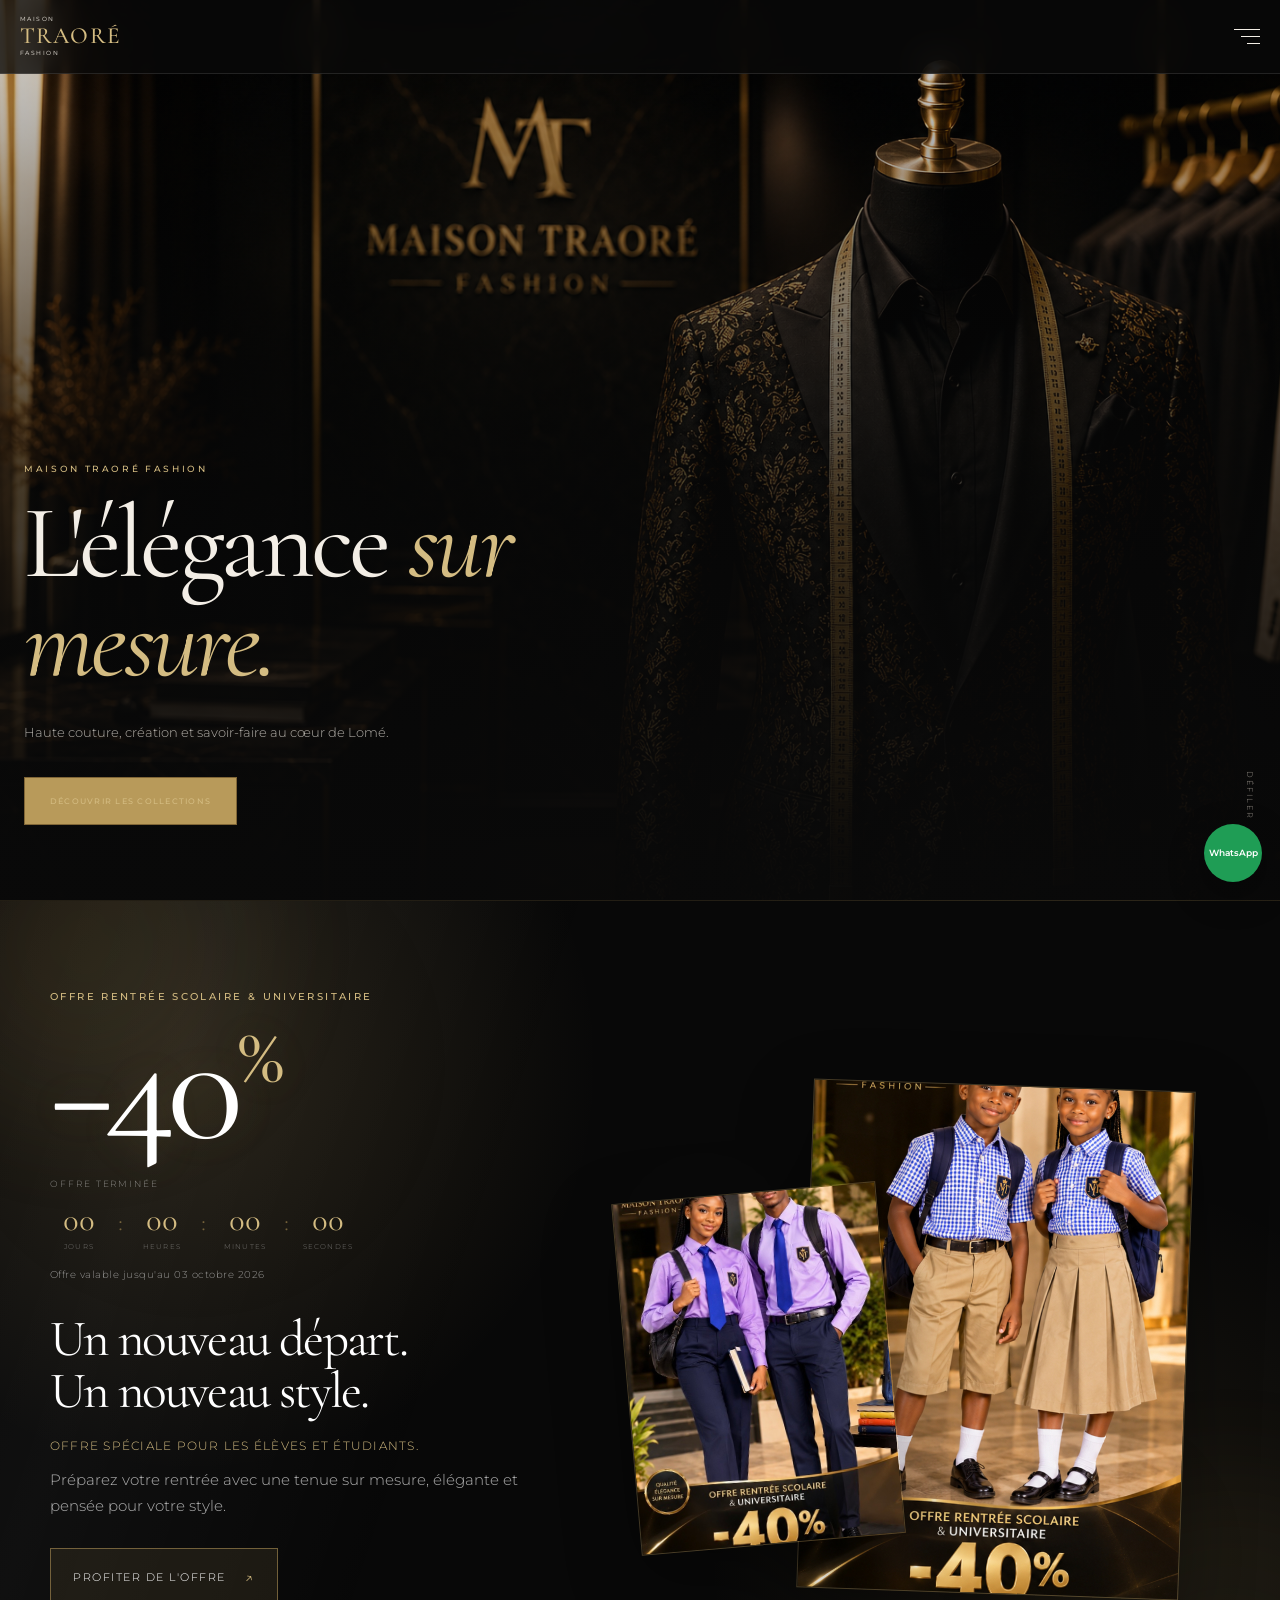
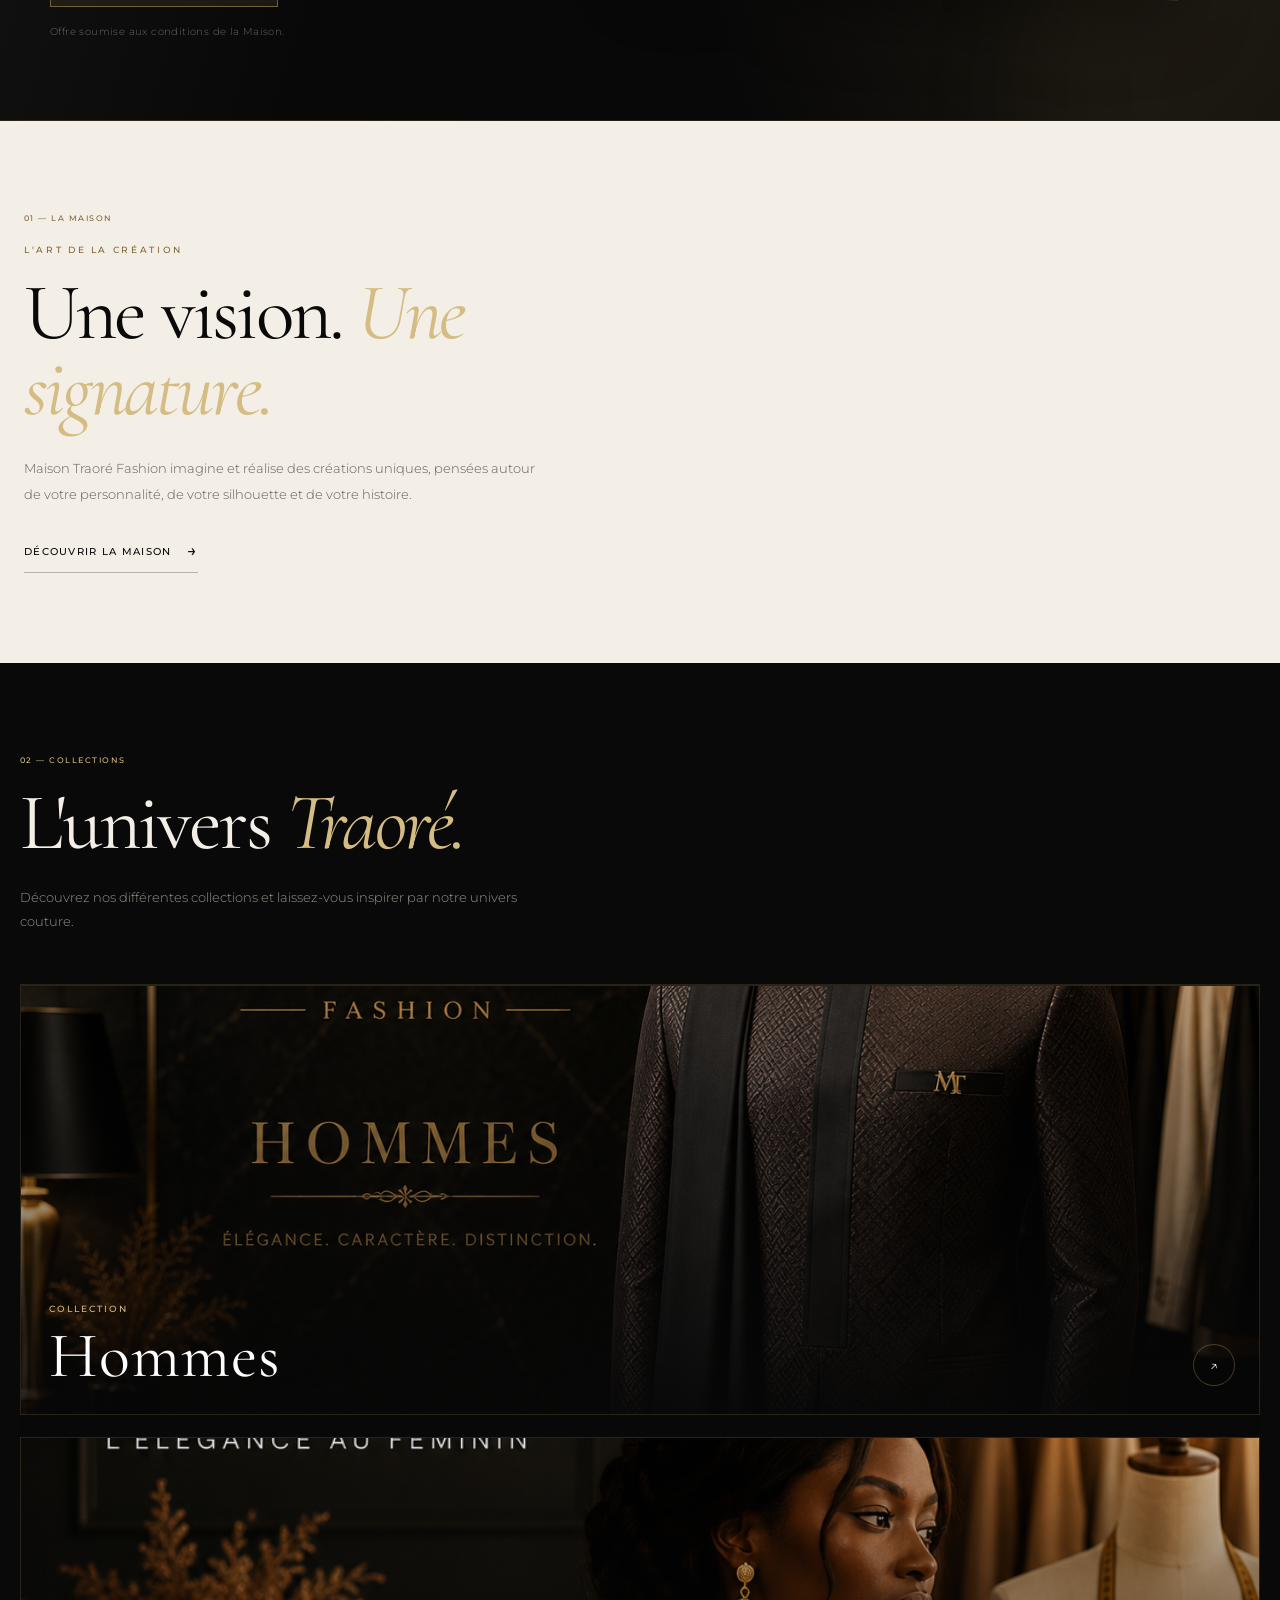
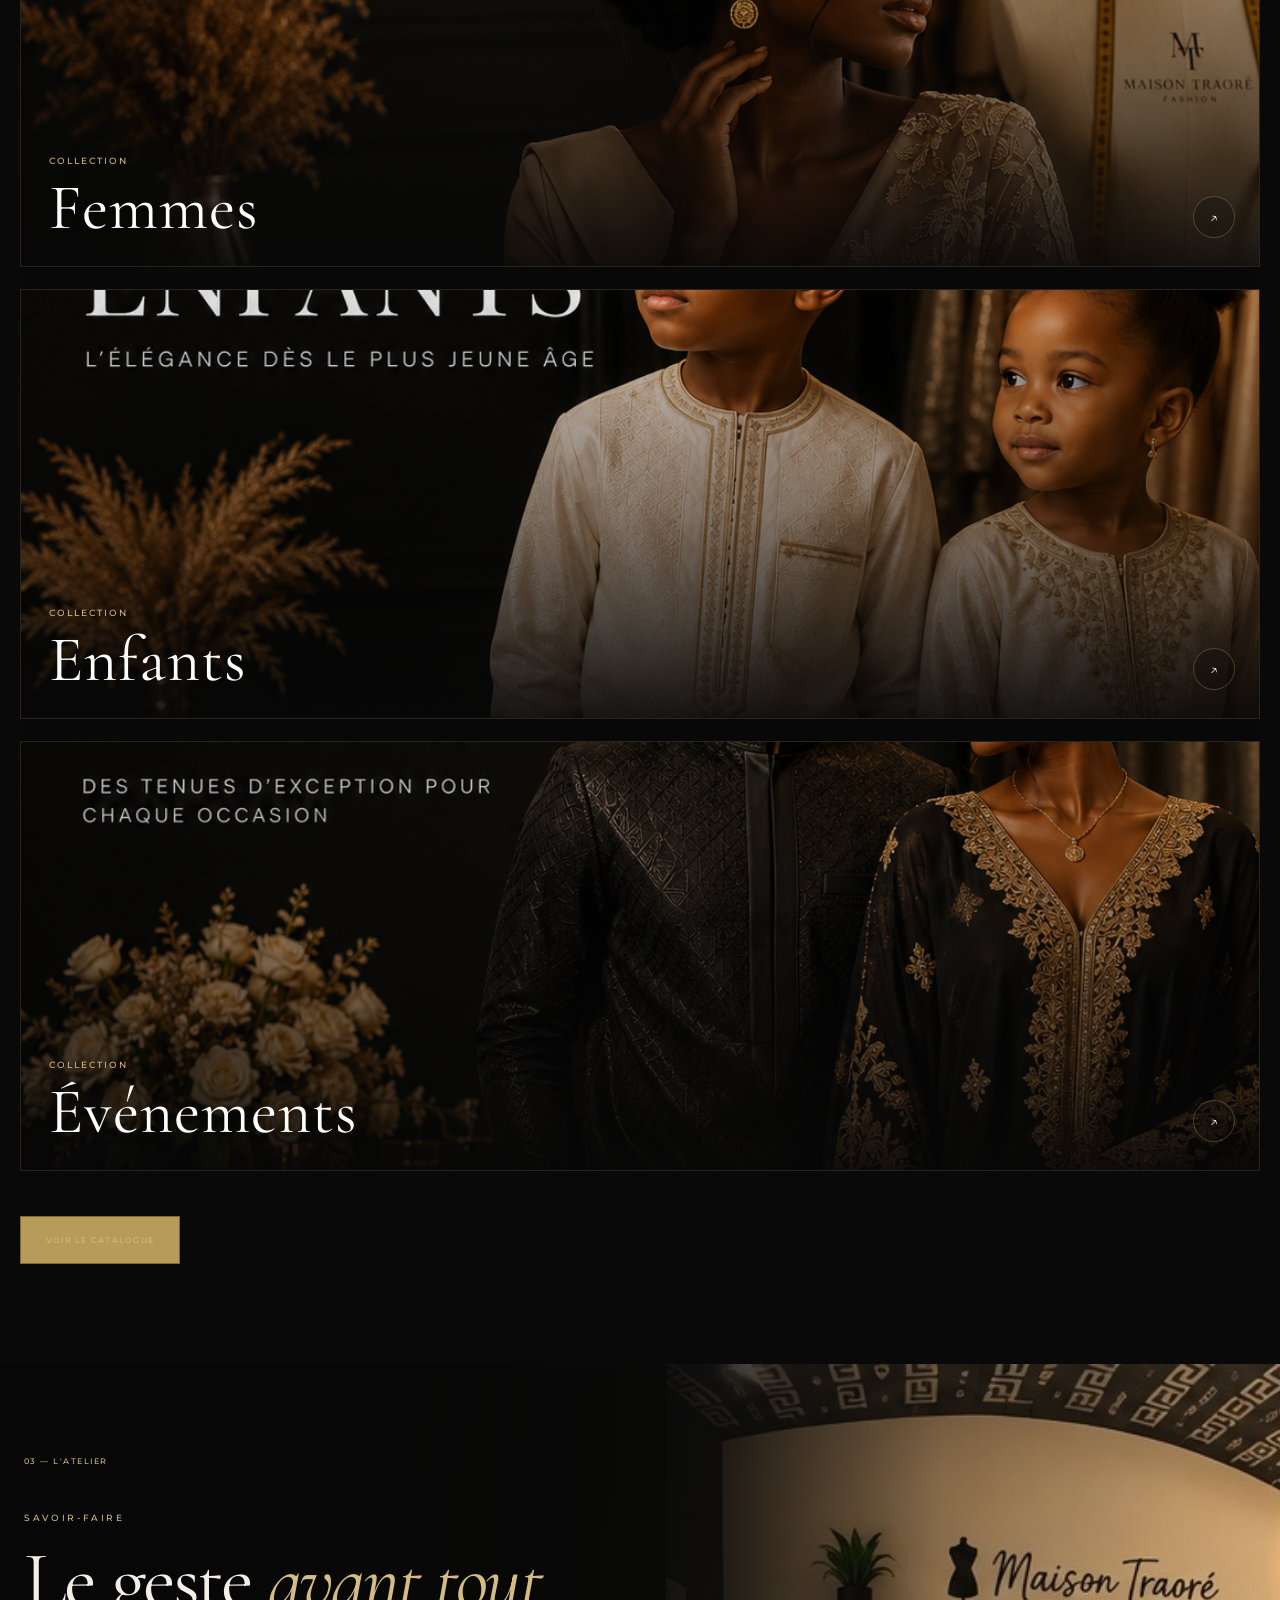
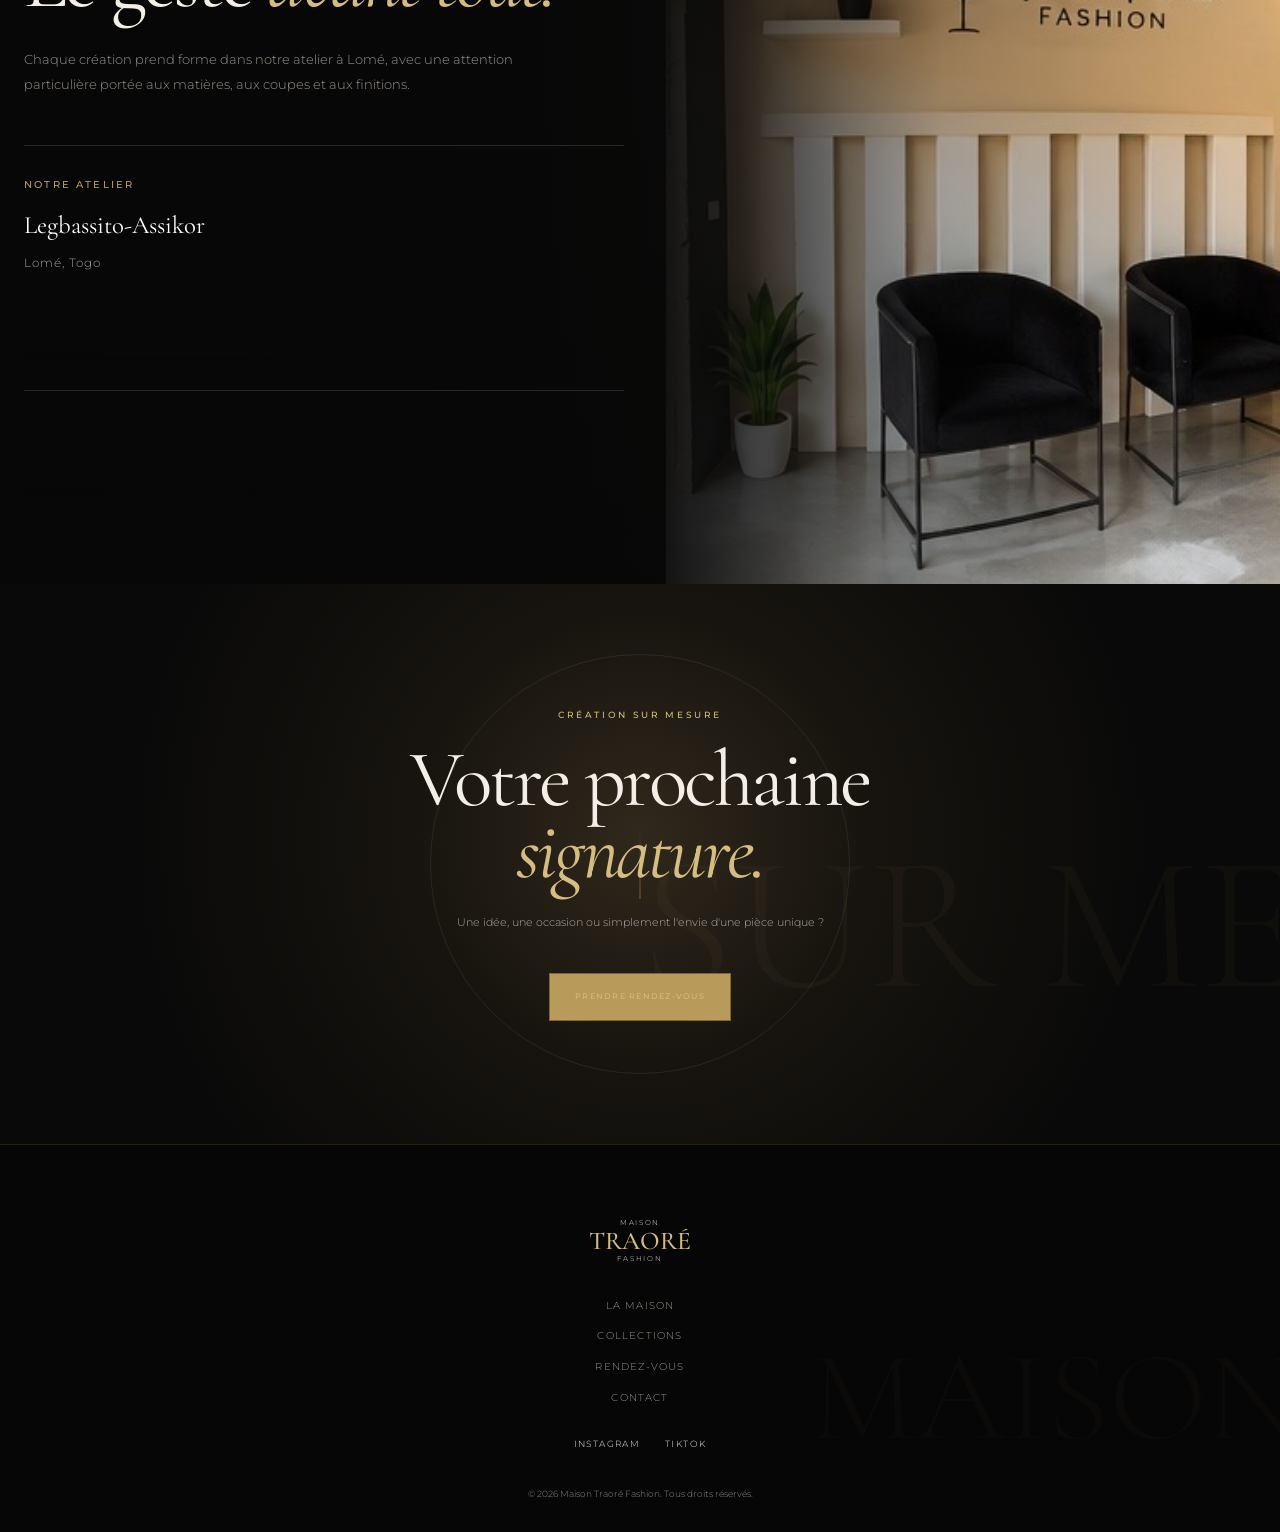
<file: index.html>
<!DOCTYPE html>
<html lang="fr">
<head>
    <!-- Google tag (gtag.js) -->
<script async src="https://www.googletagmanager.com/gtag/js?id=G-6TWN60QCV7"></script>
<script>
  window.dataLayer = window.dataLayer || [];
  function gtag(){dataLayer.push(arguments);}
  gtag('js', new Date());

  gtag('config', 'G-6TWN60QCV7');
</script>
    <meta charset="UTF-8">
    <meta
        name="viewport"
        content="width=device-width, initial-scale=1.0"
    >
    <meta
        name="description"
        content="Maison Traoré Fashion — Haute couture, créations sur mesure et stylisme à Lomé, Togo. Découvrez nos collections Homme, Femme, Enfant et nos créations pour cérémonies."
    >
    <meta
        name="keywords"
        content="Maison Traoré Fashion, haute couture Lomé, couture Lomé, tailleur Lomé, styliste Lomé, vêtements sur mesure Togo, mode Togo, costume sur mesure, robe sur mesure, cérémonie Togo"
    >
    <meta
        name="author"
        content="Maison Traoré Fashion"
    >
    <meta
        name="robots"
        content="index, follow"
    >
    <meta
        name="theme-color"
        content="#0a0a0a"
    >
    <link
        rel="canonical"
        href="https://mtprod94-droid.github.io/maisontraorefashion/"
    >
    <!-- Open Graph / Social Sharing -->
    <meta
        property="og:type"
        content="website"
    >
    <meta
        property="og:locale"
        content="fr_FR"
    >
    <meta
        property="og:title"
        content="Maison Traoré Fashion | Haute Couture à Lomé"
    >
    <meta
        property="og:description"
        content="Haute couture, créations sur mesure et savoir-faire à Lomé, Togo."
    >
    <meta
        property="og:url"
        content="https://mtprod94-droid.github.io/maisontraorefashion/"
    >
    <meta
        property="og:site_name"
        content="Maison Traoré Fashion"
    >
    <title>
        Maison Traoré Fashion | Haute Couture à Lomé
    </title>
    <!-- Google Fonts -->
    <link
        rel="preconnect"
        href="https://fonts.googleapis.com"
    >
    <link
        rel="preconnect"
        href="https://fonts.gstatic.com"
        crossorigin
    >
    <link
        href="https://fonts.googleapis.com/css2?family=Cormorant+Garamond:wght@300;400;500;600;700&family=Montserrat:wght@300;400;500;600&display=swap"
        rel="stylesheet"
    >
    <!-- Main CSS -->
    <link
        rel="stylesheet"
        href="css/style.css"
    >
</head>
<body>
<!-- =====================================================
     HEADER
===================================================== -->
<header class="site-header">
    <a
        href="index.html"
        class="brand"
        aria-label="Maison Traoré Fashion — Accueil"
    >
        <span class="brand-small">
            MAISON
        </span>
        <span class="brand-name">
            TRAORÉ
        </span>
        <span class="brand-small">
            FASHION
        </span>
    </a>
    <button
        class="menu-toggle"
        type="button"
        aria-label="Ouvrir le menu"
        aria-expanded="false"
        aria-controls="main-navigation"
    >
        <span></span>
        <span></span>
        <span></span>
    </button>
    <nav
        id="main-navigation"
        class="main-navigation"
        aria-label="Navigation principale"
    >
        <a href="index.html">
            Accueil
        </a>
        <a href="about.html">
            La Maison
        </a>
        <a href="collections.html">
            Collections
        </a>
        <a href="#atelier">
            L'Atelier
        </a>
        <a href="rendez-vous.html">
            Rendez-vous
        </a>
        <a href="contact.html">
            Contact
        </a>
    </nav>
</header>
<!-- =====================================================
     HERO
===================================================== -->
<main>
    <section class="hero">
        <div
    class="hero-background"
    style="
        background-image: url('images/images/hero/hero-maison-traore.PNG');
        background-size: cover;
        background-position: center;
        background-repeat: no-repeat;
    "
></div>
        <div class="hero-overlay"></div>
        <div class="hero-content">
            <p class="eyebrow">
                MAISON TRAORÉ FASHION
            </p>
            <h1>
                L'élégance
                <em>sur mesure.</em>
            </h1>
            <p class="hero-text">
                Haute couture, création et savoir-faire
                au cœur de Lomé.
            </p>
            <a
                href="collections.html"
                class="primary-button"
            >
                Découvrir les collections
            </a>
        </div>
        <div class="hero-scroll">
            <span>
                DÉFILER
            </span>
            <i></i>
        </div>
    </section>
    <!-- =====================================================
     OFFRE RENTRÉE — ÉLÈVES & ÉTUDIANTS
     ===================================================== -->

<section class="school-offer" id="offre-rentree">

    <!-- Animated background -->
    <div class="school-offer-bg">
        <span class="offer-orb offer-orb-1"></span>
        <span class="offer-orb offer-orb-2"></span>
        <span class="offer-orb offer-orb-3"></span>
        <span class="offer-light"></span>
    </div>

    <div class="school-offer-inner">

        <!-- Text -->
        <div class="school-offer-content">

            <span class="school-offer-kicker">
                OFFRE RENTRÉE SCOLAIRE & UNIVERSITAIRE
            </span>

            <div class="school-offer-discount">
                <span>−</span>40<span class="percent">%</span>
            </div>

<div class="school-offer-countdown" aria-label="Angebot endet am 3. Oktober 2026">

    <span class="countdown-label">
        L'OFFRE SE TERMINE DANS
    </span>

    <div class="countdown-timer">

        <div class="countdown-unit">
            <strong id="countdown-days">00</strong>
            <span>JOURS</span>
        </div>

        <div class="countdown-separator">:</div>

        <div class="countdown-unit">
            <strong id="countdown-hours">00</strong>
            <span>HEURES</span>
        </div>

        <div class="countdown-separator">:</div>

        <div class="countdown-unit">
            <strong id="countdown-minutes">00</strong>
            <span>MINUTES</span>
        </div>

        <div class="countdown-separator">:</div>

        <div class="countdown-unit">
            <strong id="countdown-seconds">00</strong>
            <span>SECONDES</span>
        </div>

    </div>

    <span class="countdown-deadline">
        Offre valable jusqu'au 03 octobre 2026
    </span>

</div>

            <h2>
                Un nouveau départ.<br>
                Un nouveau style.
            </h2>

            <p class="school-offer-target">
                Offre spéciale pour les élèves et étudiants.
            </p>

            <p class="school-offer-description">
                Préparez votre rentrée avec une tenue sur mesure,
                élégante et pensée pour votre style.
            </p>

            <a href="rendez-vous.html" class="school-offer-button">
                Profiter de l'offre
                <span>↗</span>
            </a>

            <small class="school-offer-note">
                Offre soumise aux conditions de la Maison.
            </small>

        </div>


        <!-- Reserved image area -->
        <div class="school-offer-images">

            <div class="offer-image-slot offer-image-main">
    <img
        src="images/images/hero/images/collections/offre/offre-rentree-enfants-01.jpg"
        alt="Offre rentrée scolaire — Enfants Maison Traoré Fashion"
    >
</div>

            <div class="offer-image-slot offer-image-secondary">
    <img
        src="images/images/hero/images/collections/offre/offre-rentree-etudiants-01.jpg"
        alt="Offre rentrée universitaire — Étudiants Maison Traoré Fashion"
    >
</div>

        </div>

    </div>

</section>
<!-- =====================================================
     INTRODUCTION
===================================================== -->
    <section class="intro">
        <div class="section-label">
            01 — LA MAISON
        </div>
        <div class="intro-content">
            <p class="eyebrow dark">
                L'ART DE LA CRÉATION
            </p>
            <h2>
                Une vision.
                <em>Une signature.</em>
            </h2>
            <p class="body-text">
                Maison Traoré Fashion imagine et réalise
                des créations uniques, pensées autour
                de votre personnalité, de votre silhouette
                et de votre histoire.
            </p>
            <a
                href="about.html"
                class="text-link"
            >
                Découvrir la Maison
                <span>→</span>
            </a>
        </div>
    </section>
<!-- =====================================================
     COLLECTIONS PREVIEW
===================================================== -->
    <section class="collections-preview">
        <div class="section-heading">
            <div class="section-label">
                02 — COLLECTIONS
            </div>
            <h2>
                L'univers
                <em>Traoré.</em>
            </h2>
            <p>
                Découvrez nos différentes collections
                et laissez-vous inspirer par notre
                univers couture.
            </p>
        </div>
        <div class="collection-list">

    <a
        href="hommes.html"
        class="collection-item collection-image-item"
    >
        <img
            src="images/images/hero/images/collections/hommes-collection.PNG"
            alt="Collection Hommes — Maison Traoré Fashion"
        >

        <div class="collection-image-overlay"></div>

        <div class="collection-info">
            <span>COLLECTION</span>
            <h3>Hommes</h3>
        </div>

        <span class="collection-arrow">↗</span>
    </a>


    <a
        href="femmes.html"
        class="collection-item collection-image-item"
    >
        <img
            src="images/images/hero/images/collections/femmes-collection.PNG"
            alt="Collection Femmes — Maison Traoré Fashion"
        >

        <div class="collection-image-overlay"></div>

        <div class="collection-info">
            <span>COLLECTION</span>
            <h3>Femmes</h3>
        </div>

        <span class="collection-arrow">↗</span>
    </a>


    <a
        href="enfants.html"
        class="collection-item collection-image-item"
    >
        <img
            src="images/images/hero/images/collections/enfants-collection.PNG"
            alt="Collection Enfants — Maison Traoré Fashion"
        >

        <div class="collection-image-overlay"></div>

        <div class="collection-info">
            <span>COLLECTION</span>
            <h3>Enfants</h3>
        </div>

        <span class="collection-arrow">↗</span>
    </a>


    <a
        href="evenements.html"
        class="collection-item collection-image-item"
    >
        <img
            src="images/images/hero/images/collections/evenements-collection.PNG"
            alt="Collection Événements — Maison Traoré Fashion"
        >

        <div class="collection-image-overlay"></div>

        <div class="collection-info">
            <span>COLLECTION</span>
            <h3>Événements</h3>
        </div>

        <span class="collection-arrow">↗</span>
    </a>

</div>
        <a
            href="collections.html"
            class="primary-button"
        >
            Voir le catalogue
        </a>
    </section>

<!-- =====================================================
ATELIER
===================================================== -->

<section
    id="atelier"
    class="atelier"
>

    <div class="atelier-image">
        <img
            src="images/images/hero/images/collections/images/hommes/images/femmes/images/enfants/images/evenements/images/atelier/atelier-maison-traore.jpg"
            alt="Atelier Maison Traoré Fashion à Lomé"
        >
    </div>

    <div class="atelier-content">

        <div class="section-label">
            03 — L'ATELIER
        </div>

        <p class="eyebrow">
            SAVOIR-FAIRE
        </p>

        <h2>
            Le geste
            <em>avant tout.</em>
        </h2>

        <p class="body-text">
            Chaque création prend forme dans notre
            atelier à Lomé, avec une attention
            particulière portée aux matières,
            aux coupes et aux finitions.
        </p>

        <div class="atelier-location">

            <span>
                NOTRE ATELIER
            </span>

            <strong>
                Legbassito-Assikor
            </strong>

            <p>
                Lomé, Togo
            </p>

            <a
                href="https://maps.app.goo.gl/tiCYas9BjmdCrJ8i6?g_st=com.google.maps.preview.copy"
                target="_blank"
                rel="noopener noreferrer"
                class="text-link"
            >
                Voir l'atelier sur Google Maps
                <span>→</span>
            </a>

        </div>

        <a
            href="rendez-vous.html"
            class="text-link"
        >
            Prendre rendez-vous à l'atelier
            <span>→</span>
        </a>

    </div>

</section>
<!-- =====================================================
     RENDEZ-VOUS
===================================================== -->
    <section class="appointment">
        <div class="appointment-content">
            <p class="eyebrow">
                CRÉATION SUR MESURE
            </p>
            <h2>
                Votre prochaine
                <em>signature.</em>
            </h2>
            <p>
                Une idée, une occasion ou simplement
                l'envie d'une pièce unique ?
            </p>
            <a
                href="rendez-vous.html"
                class="primary-button"
            >
                Prendre rendez-vous
            </a>
        </div>
    </section>
</main>
<!-- =====================================================
     FOOTER
===================================================== -->
<footer class="site-footer">
    <div class="footer-brand">
        <span>
            MAISON
        </span>
        <strong>
            TRAORÉ
        </strong>
        <span>
            FASHION
        </span>
    </div>
    <div class="footer-links">
        <a href="about.html">
            La Maison
        </a>
        <a href="collections.html">
            Collections
        </a>
        <a href="rendez-vous.html">
            Rendez-vous
        </a>
        <a href="contact.html">
            Contact
        </a>
    </div>
    <div class="footer-social">
        <a
    href="https://www.instagram.com/maison_traore/"
    target="_blank"
    rel="noopener noreferrer"
    aria-label="Maison Traoré Fashion sur Instagram"
>
    Instagram
</a>
        <a
    href="https://www.tiktok.com/@togo.boy228"
    target="_blank"
    rel="noopener noreferrer"
    aria-label="Maison Traoré Fashion sur TikTok"
>
    TikTok
</a>
    </div>
    <p class="copyright">
        © 2026 Maison Traoré Fashion.
        Tous droits réservés.
    </p>
</footer>
<!-- =====================================================
     WHATSAPP
===================================================== -->
<a
    href="https://wa.me/22890509669"
    class="whatsapp-button"
    target="_blank"
    rel="noopener noreferrer"
    aria-label="Contacter Maison Traoré Fashion sur WhatsApp"
>
    <span>WhatsApp</span>
</a>
<!-- Main JavaScript -->
<script src="js/script.js"></script>
</body>
</html>
</file>
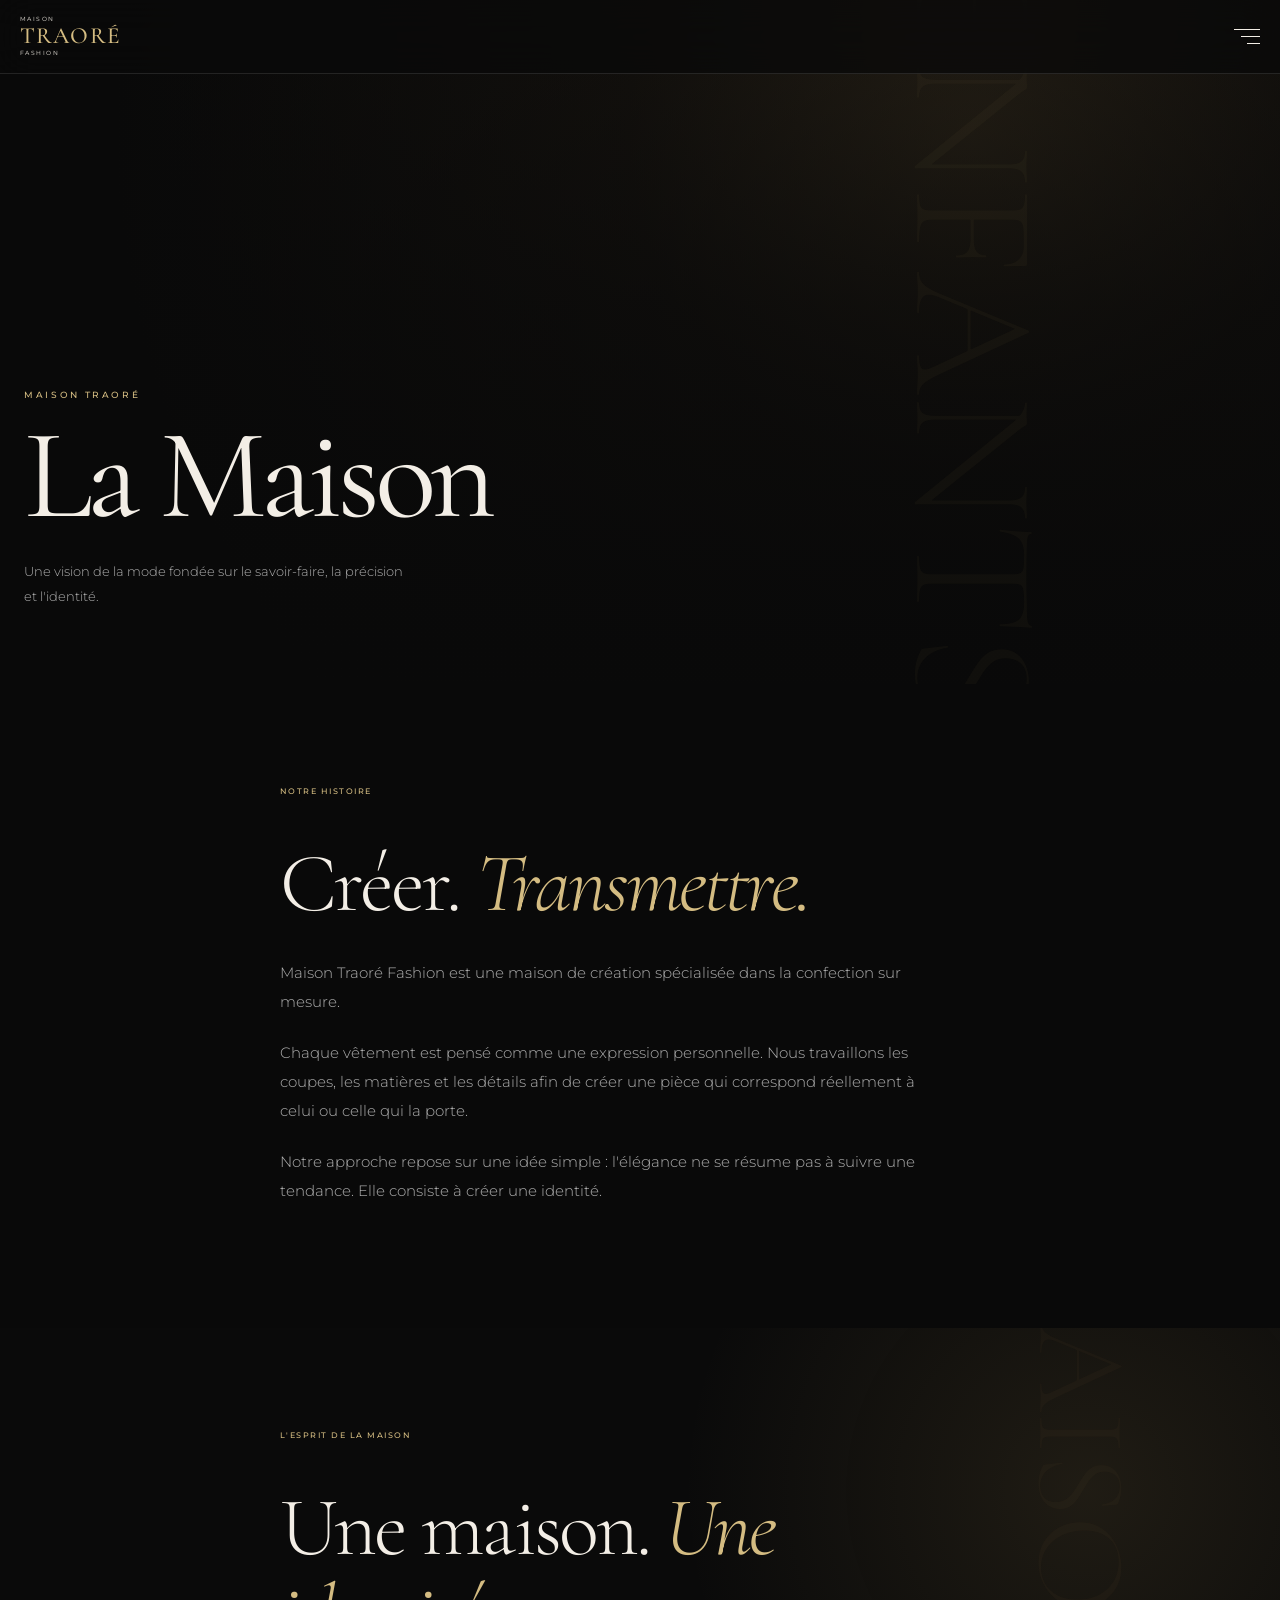
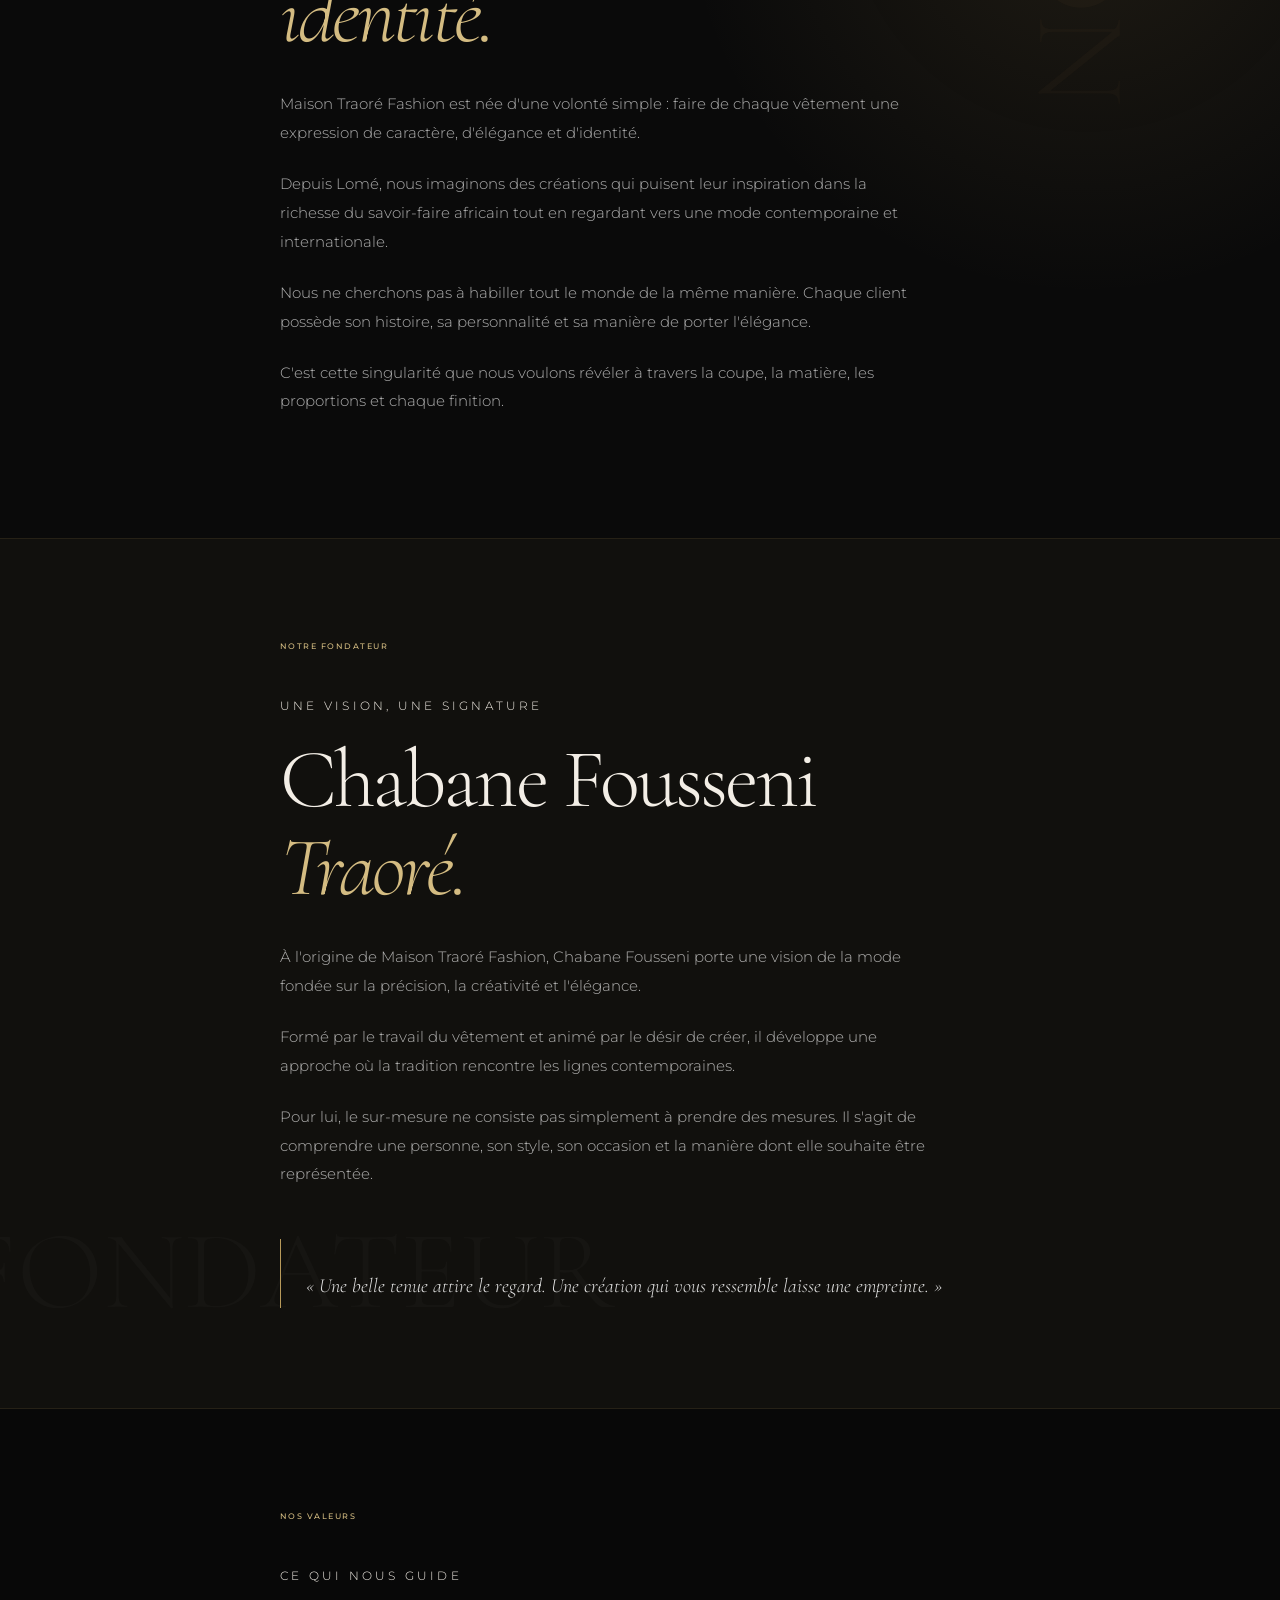
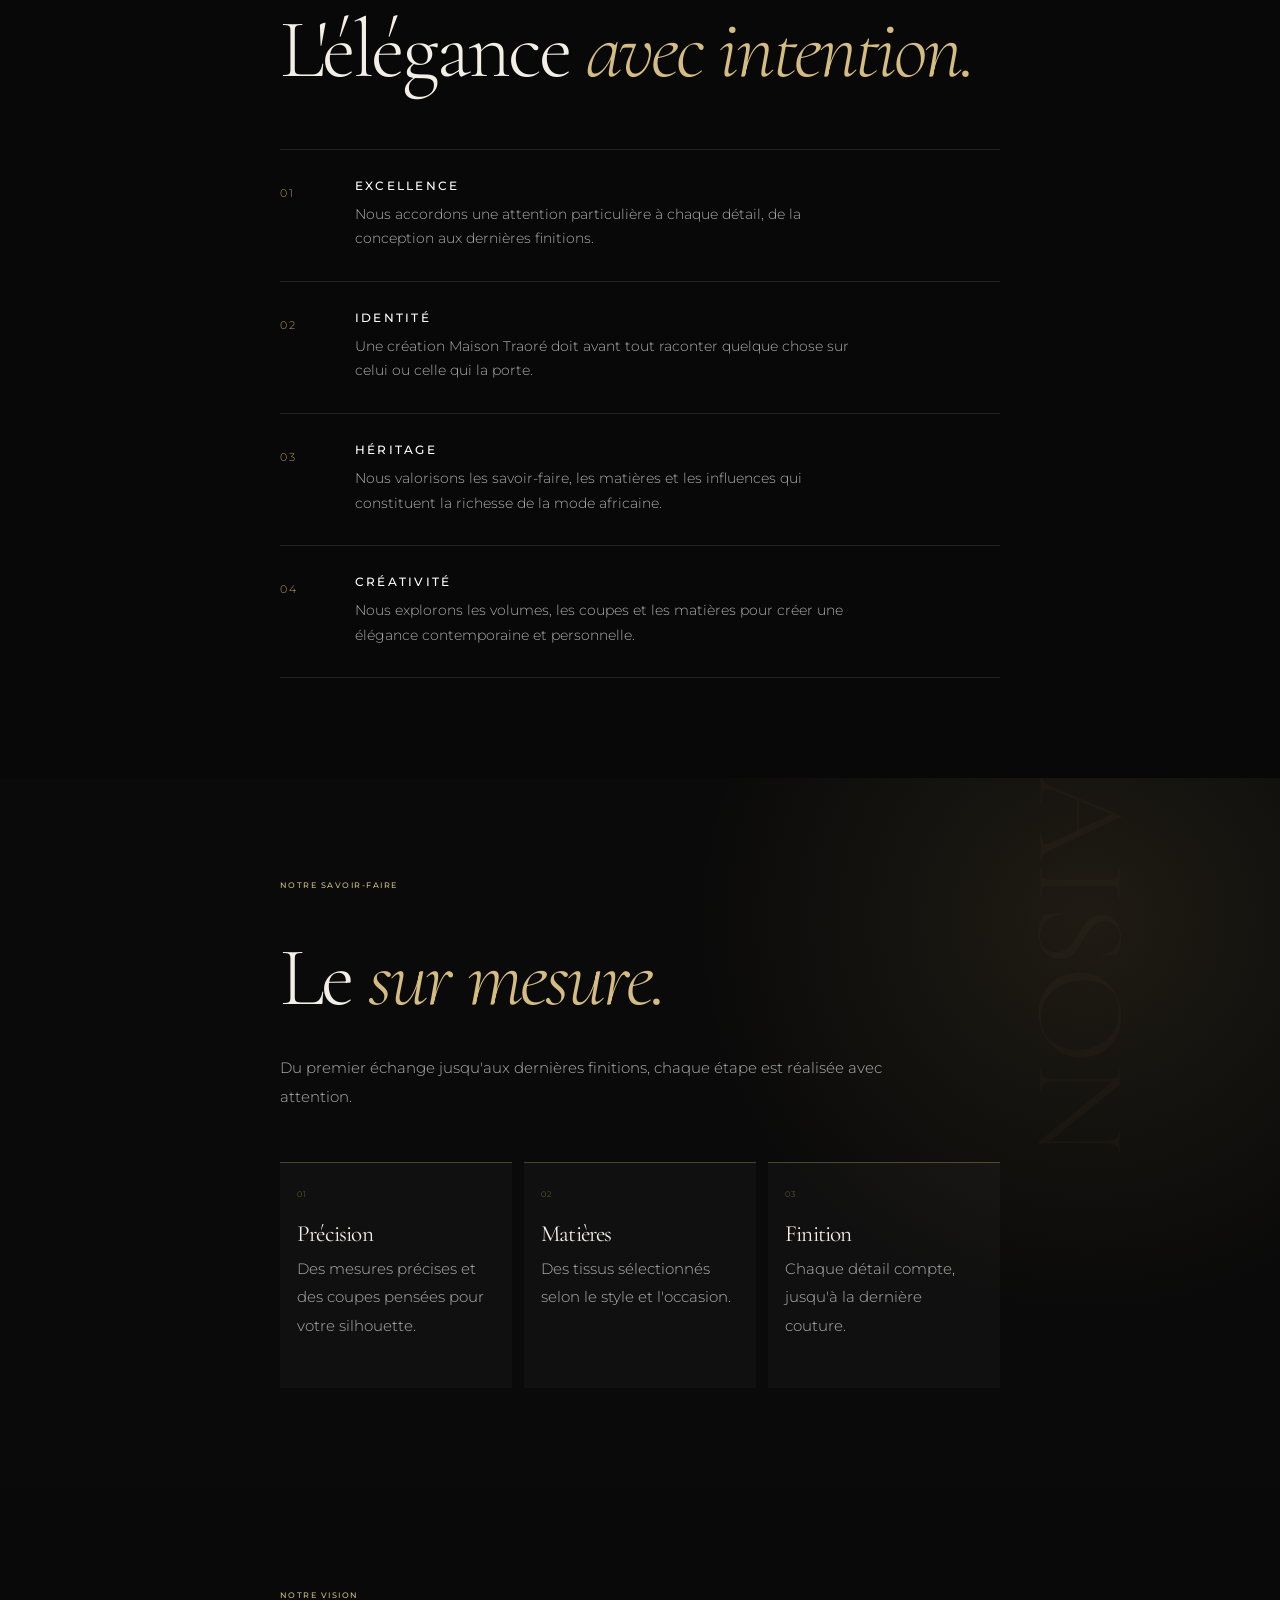
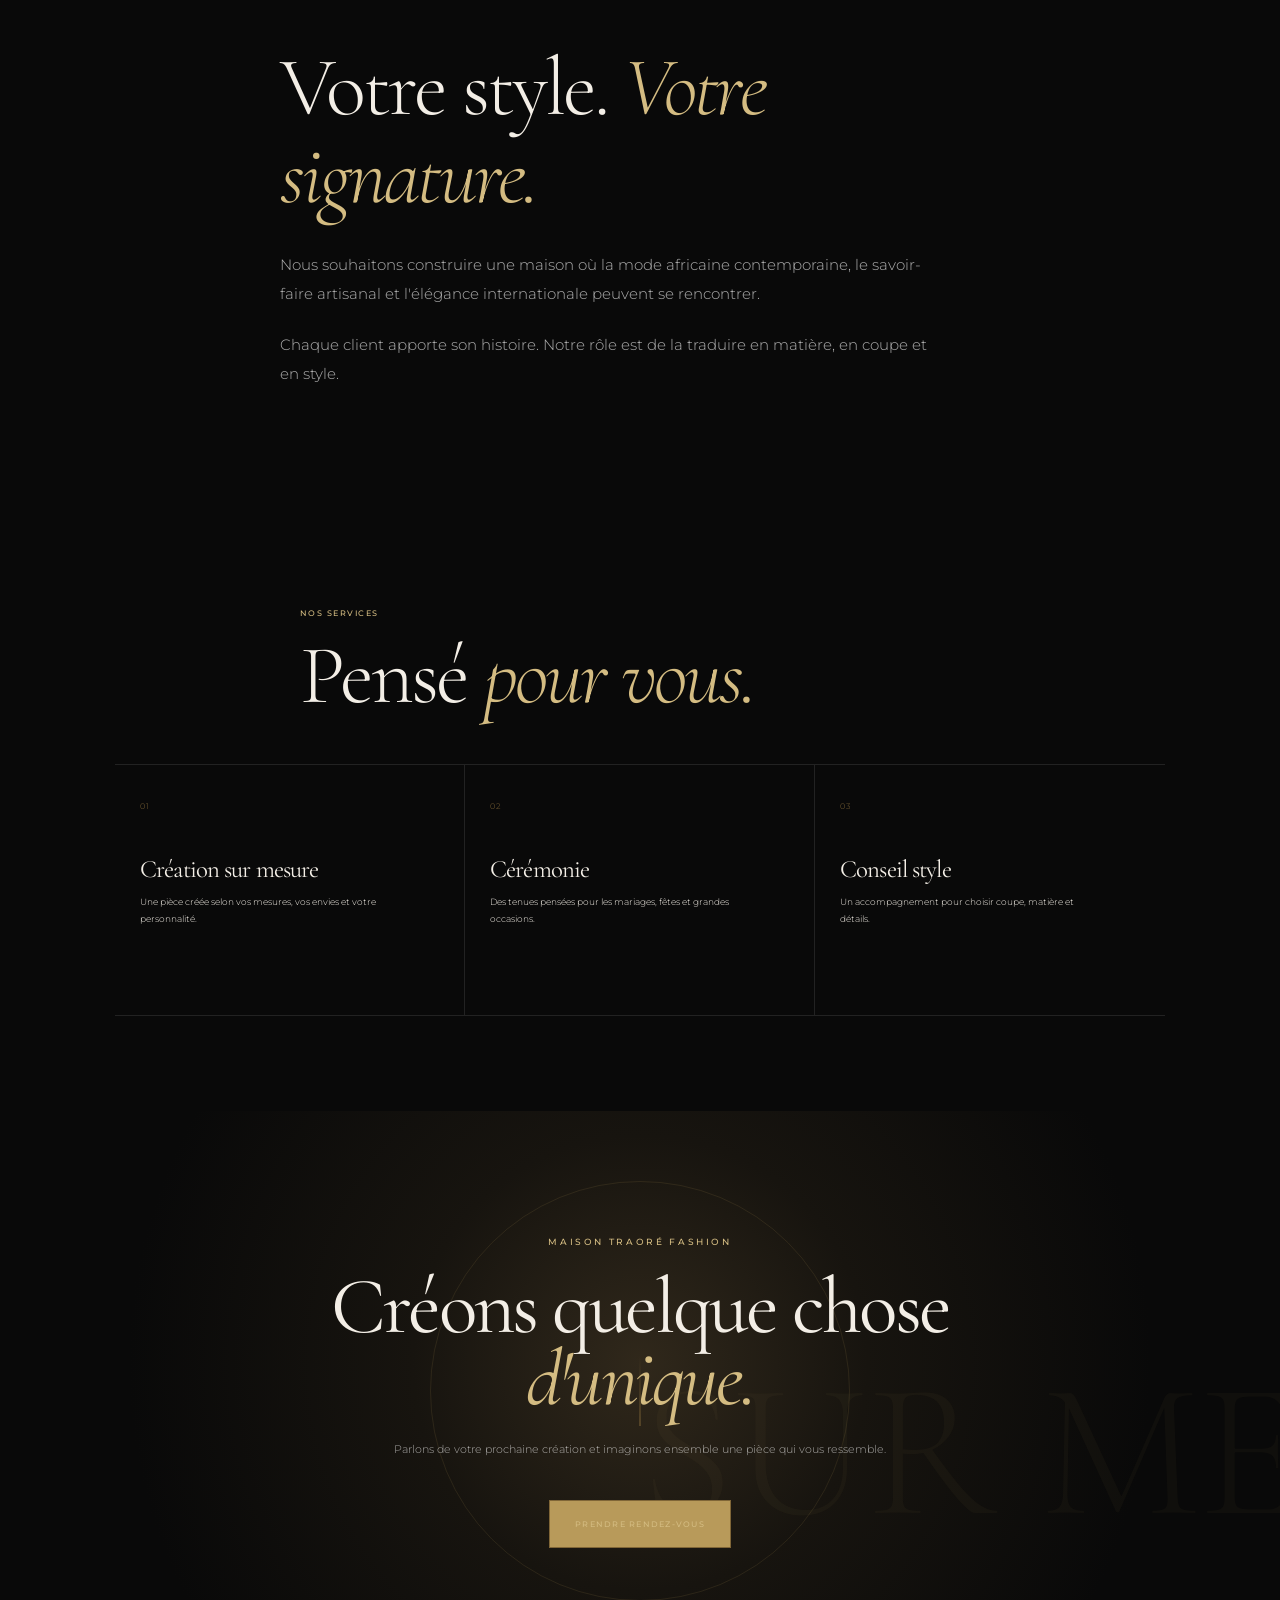
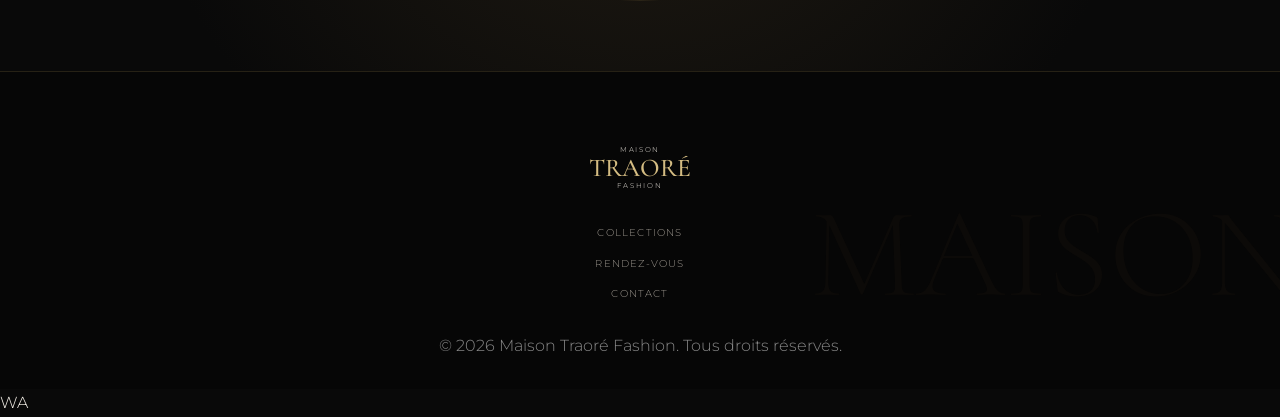
<file: about.html>
<!DOCTYPE html>
<html lang="fr">
<head>
    <!-- Google tag (gtag.js) -->
<script async src="https://www.googletagmanager.com/gtag/js?id=G-6TWN60QCV7"></script>
<script>
  window.dataLayer = window.dataLayer || [];
  function gtag(){dataLayer.push(arguments);}
  gtag('js', new Date());

  gtag('config', 'G-6TWN60QCV7');
</script>
    <meta charset="UTF-8">
    <meta name="viewport" content="width=device-width, initial-scale=1.0">
    <meta
        name="description"
        content="Découvrez Maison Traoré Fashion, maison de haute couture et de créations sur mesure basée à Lomé, Togo."
    >
    <meta
        name="keywords"
        content="Maison Traoré Fashion, maison de couture Lomé, haute couture Togo, styliste Lomé, tailleur Lomé, création sur mesure Togo"
    >
    <meta name="author" content="Maison Traoré Fashion">
    <meta name="robots" content="index, follow">
    <meta name="theme-color" content="#0a0a0a">
    <link
        rel="canonical"
        href="https://mtprod94-droid.github.io/maisontraorefashion/about.html"
    >
    <meta property="og:type" content="website">
    <meta property="og:locale" content="fr_FR">
    <meta
        property="og:title"
        content="La Maison | Maison Traoré Fashion"
    >
    <meta
        property="og:description"
        content="L'histoire, le savoir-faire et la vision de Maison Traoré Fashion à Lomé."
    >
    <meta
        property="og:url"
        content="https://mtprod94-droid.github.io/maisontraorefashion/about.html"
    >
    <meta property="og:site_name" content="Maison Traoré Fashion">
    <title>
        La Maison | Maison Traoré Fashion
    </title>
    <link rel="preconnect" href="https://fonts.googleapis.com">
    <link
        rel="preconnect"
        href="https://fonts.gstatic.com"
        crossorigin
    >
    <link
        href="https://fonts.googleapis.com/css2?family=Cormorant+Garamond:wght@300;400;500;600;700&family=Montserrat:wght@300;400;500;600&display=swap"
        rel="stylesheet"
    >
    <link
        rel="stylesheet"
        href="css/style.css"
    >
</head>
<body>
<!-- =====================================================
     HEADER
     ===================================================== -->
<header class="site-header">
    <a
        href="index.html"
        class="brand"
        aria-label="Maison Traoré Fashion — Accueil"
    >
        <span class="brand-small">
            MAISON
        </span>
        <span class="brand-name">
            TRAORÉ
        </span>
        <span class="brand-small">
            FASHION
        </span>
    </a>
    <button
        class="menu-toggle"
        type="button"
        aria-label="Ouvrir le menu"
        aria-expanded="false"
        aria-controls="main-navigation"
    >
        <span></span>
        <span></span>
        <span></span>
    </button>
    <nav
        id="main-navigation"
        class="main-navigation"
        aria-label="Navigation principale"
    >
        <a href="index.html">
            Accueil
        </a>
        <a href="about.html">
            La Maison
        </a>
        <a href="collections.html">
            Collections
        </a>
        <a href="index.html#atelier">
            L'Atelier
        </a>
        <a href="rendez-vous.html">
            Rendez-vous
        </a>
        <a href="contact.html">
            Contact
        </a>
    </nav>
</header>
<!-- =====================================================
     MAIN
     ===================================================== -->
<main>
    <!-- =================================================
         HERO
         ================================================= -->
    <section class="page-hero">
        <div class="page-hero-background"></div>
        <div class="page-hero-overlay"></div>
        <div class="page-hero-content">
            <p class="eyebrow">
                MAISON TRAORÉ
            </p>
            <h1>
                La Maison
            </h1>
            <p class="hero-description">
                Une vision de la mode fondée
                sur le savoir-faire, la précision
                et l'identité.
            </p>
        </div>
    </section>
    <!-- =================================================
         INTRODUCTION
         ================================================= -->
    <section class="about-section">
        <div class="about-content">
            <div class="section-label">
                NOTRE HISTOIRE
            </div>
            <h2>
                Créer.
                <em>
                    Transmettre.
                </em>
            </h2>
            <p>
                Maison Traoré Fashion est une maison
                de création spécialisée dans la confection
                sur mesure.
            </p>
            <p>
                Chaque vêtement est pensé comme une
                expression personnelle. Nous travaillons
                les coupes, les matières et les détails
                afin de créer une pièce qui correspond
                réellement à celui ou celle qui la porte.
            </p>
            <p>
                Notre approche repose sur une idée simple :
                l'élégance ne se résume pas à suivre une
                tendance. Elle consiste à créer une identité.
            </p>
        </div>
    </section>
    <!-- =================================================
ESPRIT DE LA MAISON
================================================= -->

<section class="about-section about-dark">

    <div class="about-content">

        <div class="section-label">
            L'ESPRIT DE LA MAISON
        </div>

        <h2>
            Une maison.
            <em>Une identité.</em>
        </h2>

        <p>
            Maison Traoré Fashion est née d'une volonté
            simple : faire de chaque vêtement une
            expression de caractère, d'élégance et
            d'identité.
        </p>

        <p>
            Depuis Lomé, nous imaginons des créations
            qui puisent leur inspiration dans la richesse
            du savoir-faire africain tout en regardant
            vers une mode contemporaine et internationale.
        </p>

        <p>
            Nous ne cherchons pas à habiller tout le monde
            de la même manière. Chaque client possède son
            histoire, sa personnalité et sa manière de
            porter l'élégance.
        </p>

        <p>
            C'est cette singularité que nous voulons
            révéler à travers la coupe, la matière,
            les proportions et chaque finition.
        </p>

    </div>

</section>
<!-- =================================================
NOTRE FONDATEUR
================================================= -->

<section class="about-section founder-section">

    <div class="about-content">

        <div class="section-label">
            NOTRE FONDATEUR
        </div>

        <p class="eyebrow">
            UNE VISION, UNE SIGNATURE
        </p>

        <h2>
            Chabane Fousseni
            <em>Traoré.</em>
        </h2>

        <p>
            À l'origine de Maison Traoré Fashion,
            Chabane Fousseni porte une vision
            de la mode fondée sur la précision,
            la créativité et l'élégance.
        </p>

        <p>
            Formé par le travail du vêtement et animé
            par le désir de créer, il développe une
            approche où la tradition rencontre les
            lignes contemporaines.
        </p>

        <p>
            Pour lui, le sur-mesure ne consiste pas
            simplement à prendre des mesures.
            Il s'agit de comprendre une personne,
            son style, son occasion et la manière
            dont elle souhaite être représentée.
        </p>

        <blockquote class="founder-quote">
            « Une belle tenue attire le regard.
            Une création qui vous ressemble laisse
            une empreinte. »
        </blockquote>

    </div>

</section>
<!-- =================================================
NOS VALEURS
================================================= -->

<section class="about-section values-section">

    <div class="about-content">

        <div class="section-label">
            NOS VALEURS
        </div>

        <p class="eyebrow">
            CE QUI NOUS GUIDE
        </p>

        <h2>
            L'élégance
            <em>avec intention.</em>
        </h2>

        <div class="values-list">

            <div class="value-item">
                <span>01</span>
                <div>
                    <h3>EXCELLENCE</h3>
                    <p>
                        Nous accordons une attention particulière
                        à chaque détail, de la conception aux
                        dernières finitions.
                    </p>
                </div>
            </div>

            <div class="value-item">
                <span>02</span>
                <div>
                    <h3>IDENTITÉ</h3>
                    <p>
                        Une création Maison Traoré doit avant
                        tout raconter quelque chose sur celui
                        ou celle qui la porte.
                    </p>
                </div>
            </div>

            <div class="value-item">
                <span>03</span>
                <div>
                    <h3>HÉRITAGE</h3>
                    <p>
                        Nous valorisons les savoir-faire,
                        les matières et les influences qui
                        constituent la richesse de la mode africaine.
                    </p>
                </div>
            </div>

            <div class="value-item">
                <span>04</span>
                <div>
                    <h3>CRÉATIVITÉ</h3>
                    <p>
                        Nous explorons les volumes, les coupes
                        et les matières pour créer une élégance
                        contemporaine et personnelle.
                    </p>
                </div>
            </div>

        </div>

    </div>

</section>
    <!-- =================================================
         SAVOIR-FAIRE
         ================================================= -->
    <section class="about-section about-dark">
        <div class="about-content">
            <div class="section-label">
                NOTRE SAVOIR-FAIRE
            </div>
            <h2>
                Le
                <em>
                    sur mesure.
                </em>
            </h2>
            <p>
                Du premier échange jusqu'aux dernières
                finitions, chaque étape est réalisée avec
                attention.
            </p>
            <div class="about-values">
                <div class="about-value">
                    <span>
                        01
                    </span>
                    <h3>
                        Précision
                    </h3>
                    <p>
                        Des mesures précises et des coupes
                        pensées pour votre silhouette.
                    </p>
                </div>
                <div class="about-value">
                    <span>
                        02
                    </span>
                    <h3>
                        Matières
                    </h3>
                    <p>
                        Des tissus sélectionnés selon
                        le style et l'occasion.
                    </p>
                </div>
                <div class="about-value">
                    <span>
                        03
                    </span>
                    <h3>
                        Finition
                    </h3>
                    <p>
                        Chaque détail compte, jusqu'à
                        la dernière couture.
                    </p>
                </div>
            </div>
        </div>
    </section>
    <!-- =================================================
         VISION
         ================================================= -->
    <section class="about-section">
        <div class="about-content">
            <div class="section-label">
                NOTRE VISION
            </div>
            <h2>
                Votre style.
                <em>
                    Votre signature.
                </em>
            </h2>
            <p>
                Nous souhaitons construire une maison
                où la mode africaine contemporaine,
                le savoir-faire artisanal et l'élégance
                internationale peuvent se rencontrer.
            </p>
            <p>
                Chaque client apporte son histoire.
                Notre rôle est de la traduire en matière,
                en coupe et en style.
            </p>
        </div>
    </section>
    <!-- =================================================
         SERVICES
         ================================================= -->
    <section class="about-services">
        <div class="about-services-header">
            <div class="section-label">
                NOS SERVICES
            </div>
            <h2>
                Pensé
                <em>
                    pour vous.
                </em>
            </h2>
        </div>
        <div class="services-grid">
            <article class="service-card">
                <span>
                    01
                </span>
                <h3>
                    Création sur mesure
                </h3>
                <p>
                    Une pièce créée selon vos mesures,
                    vos envies et votre personnalité.
                </p>
            </article>
            <article class="service-card">
                <span>
                    02
                </span>
                <h3>
                    Cérémonie
                </h3>
                <p>
                    Des tenues pensées pour les mariages,
                    fêtes et grandes occasions.
                </p>
            </article>
            <article class="service-card">
                <span>
                    03
                </span>
                <h3>
                    Conseil style
                </h3>
                <p>
                    Un accompagnement pour choisir
                    coupe, matière et détails.
                </p>
            </article>
        </div>
    </section>
    <!-- =================================================
         CTA
         ================================================= -->
    <section class="appointment">
        <div class="appointment-content">
            <p class="eyebrow">
                MAISON TRAORÉ FASHION
            </p>
            <h2>
                Créons quelque chose
                <em>
                    d'unique.
                </em>
            </h2>
            <p>
                Parlons de votre prochaine création
                et imaginons ensemble une pièce
                qui vous ressemble.
            </p>
            <a
                href="rendez-vous.html"
                class="primary-button"
            >
                Prendre rendez-vous
            </a>
        </div>
    </section>
</main>
<!-- =====================================================
     FOOTER
     ===================================================== -->
<footer class="site-footer">
    <div class="footer-brand">
        <span>
            MAISON
        </span>
        <strong>
            TRAORÉ
        </strong>
        <span>
            FASHION
        </span>
    </div>
    <div class="footer-links">
        <a href="collections.html">
            Collections
        </a>
        <a href="rendez-vous.html">
            Rendez-vous
        </a>
        <a href="contact.html">
            Contact
        </a>
    </div>
    <p>
        © 2026 Maison Traoré Fashion.
        Tous droits réservés.
    </p>
</footer>
<!-- =====================================================
     WHATSAPP
     ===================================================== -->
<a
    href="https://wa.me/22890509669"
    class="whatsapp-float"
    target="_blank"
    rel="noopener noreferrer"
    aria-label="Contacter Maison Traoré Fashion sur WhatsApp"
>
    WA
</a>
<!-- =====================================================
     JAVASCRIPT
     ===================================================== -->
<script src="js/script.js"></script>
</body>
</html>
</file>
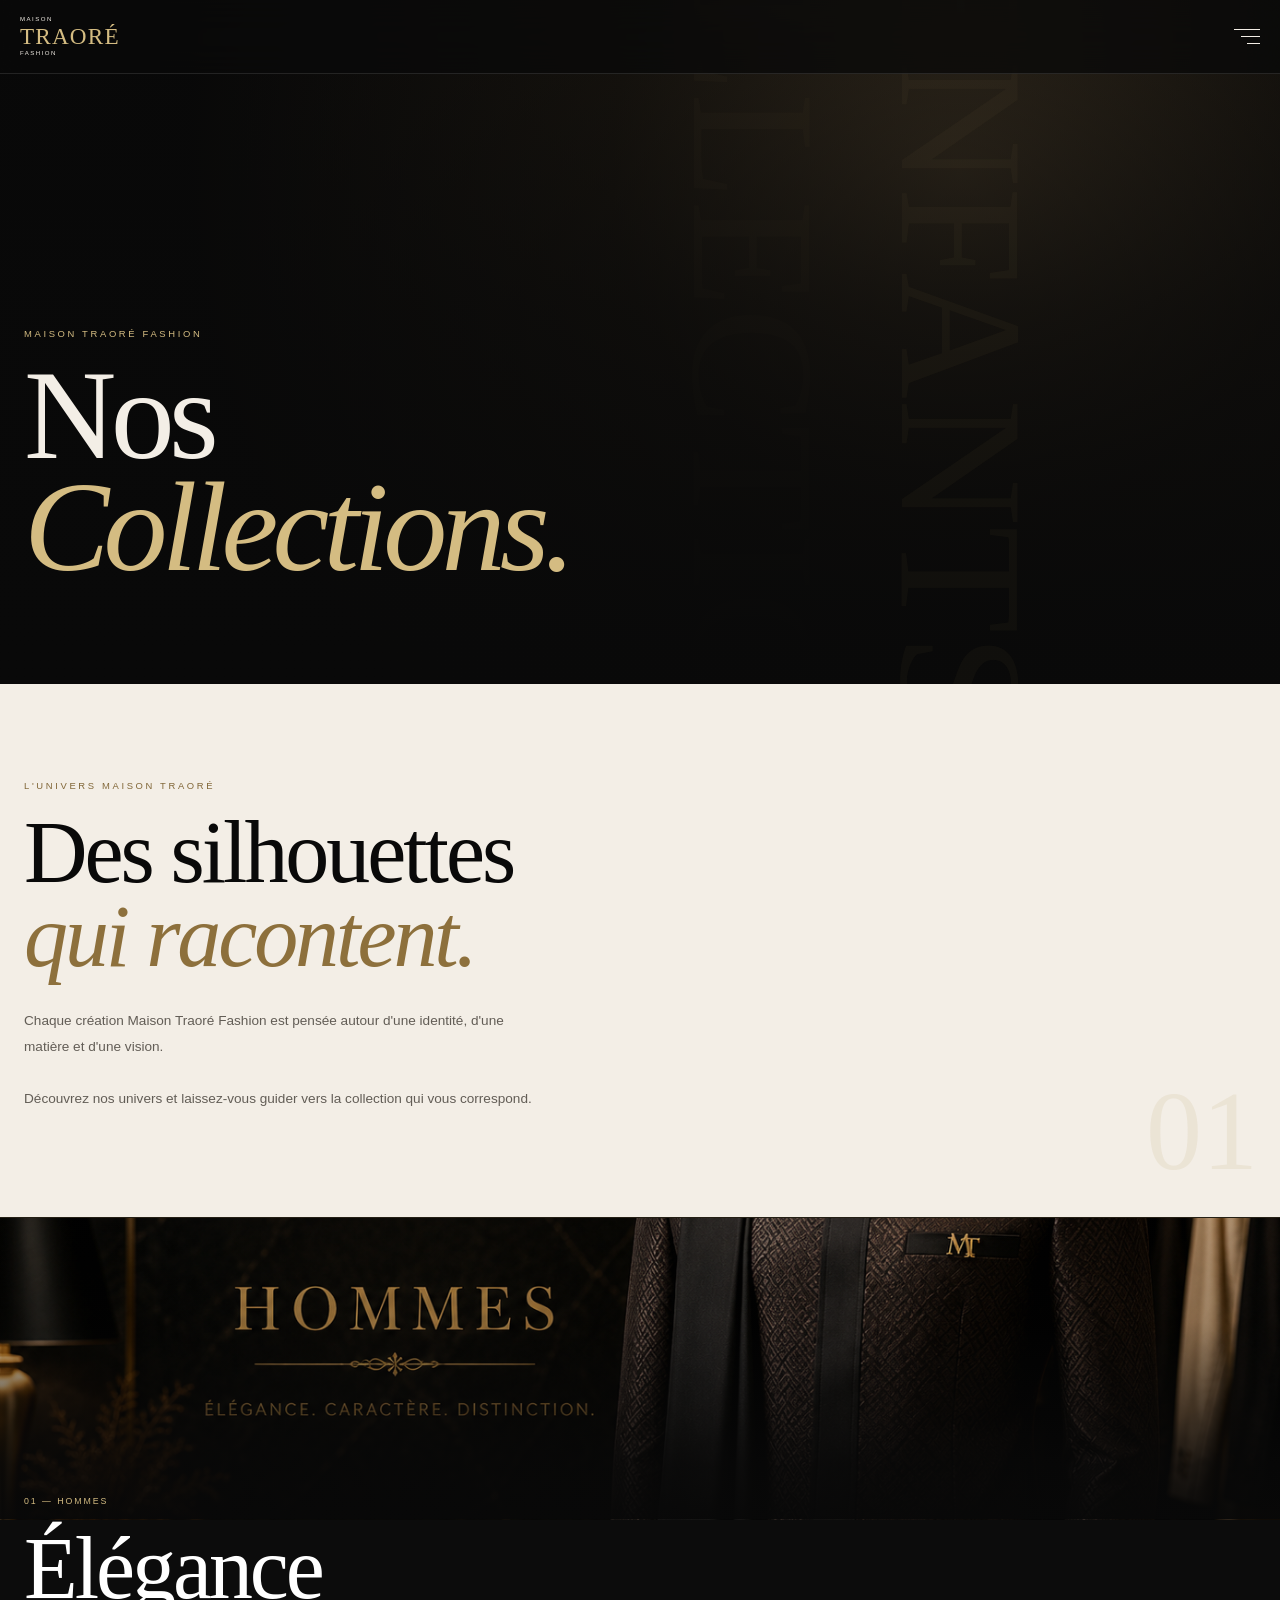
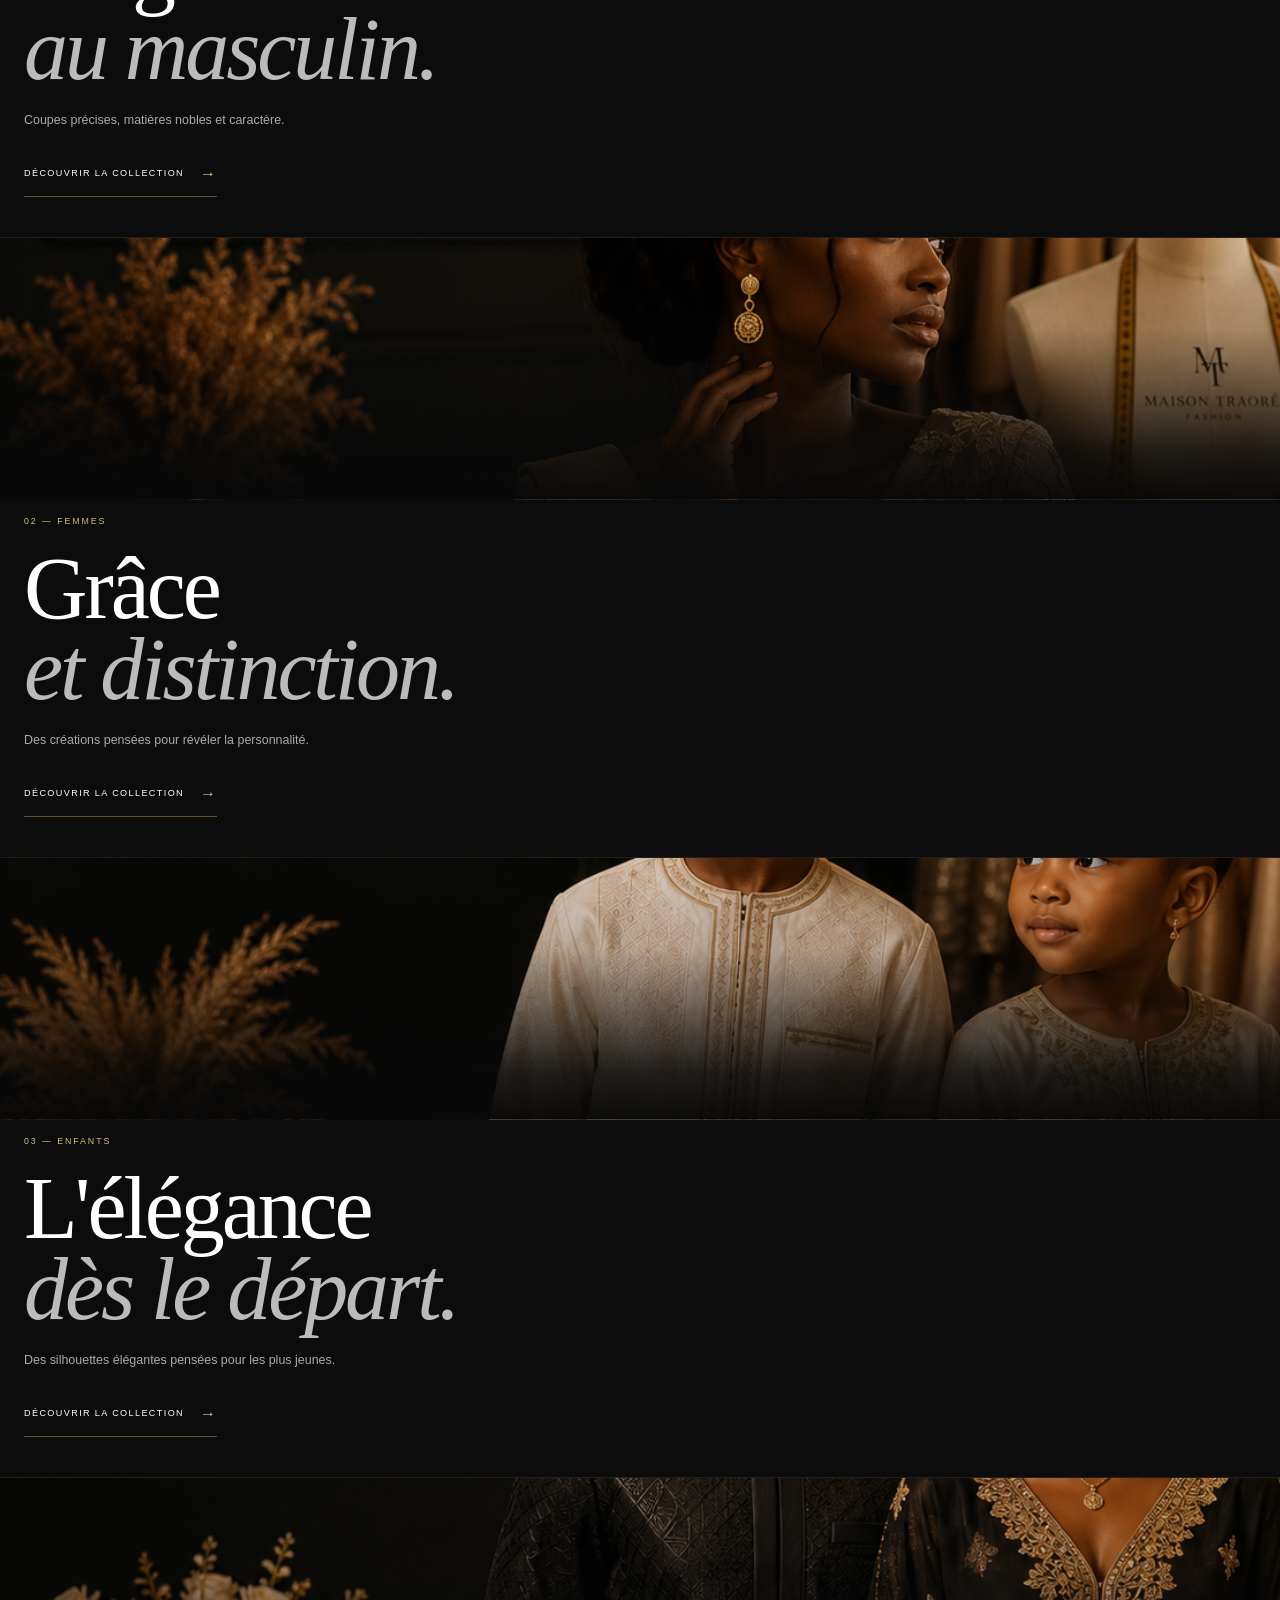
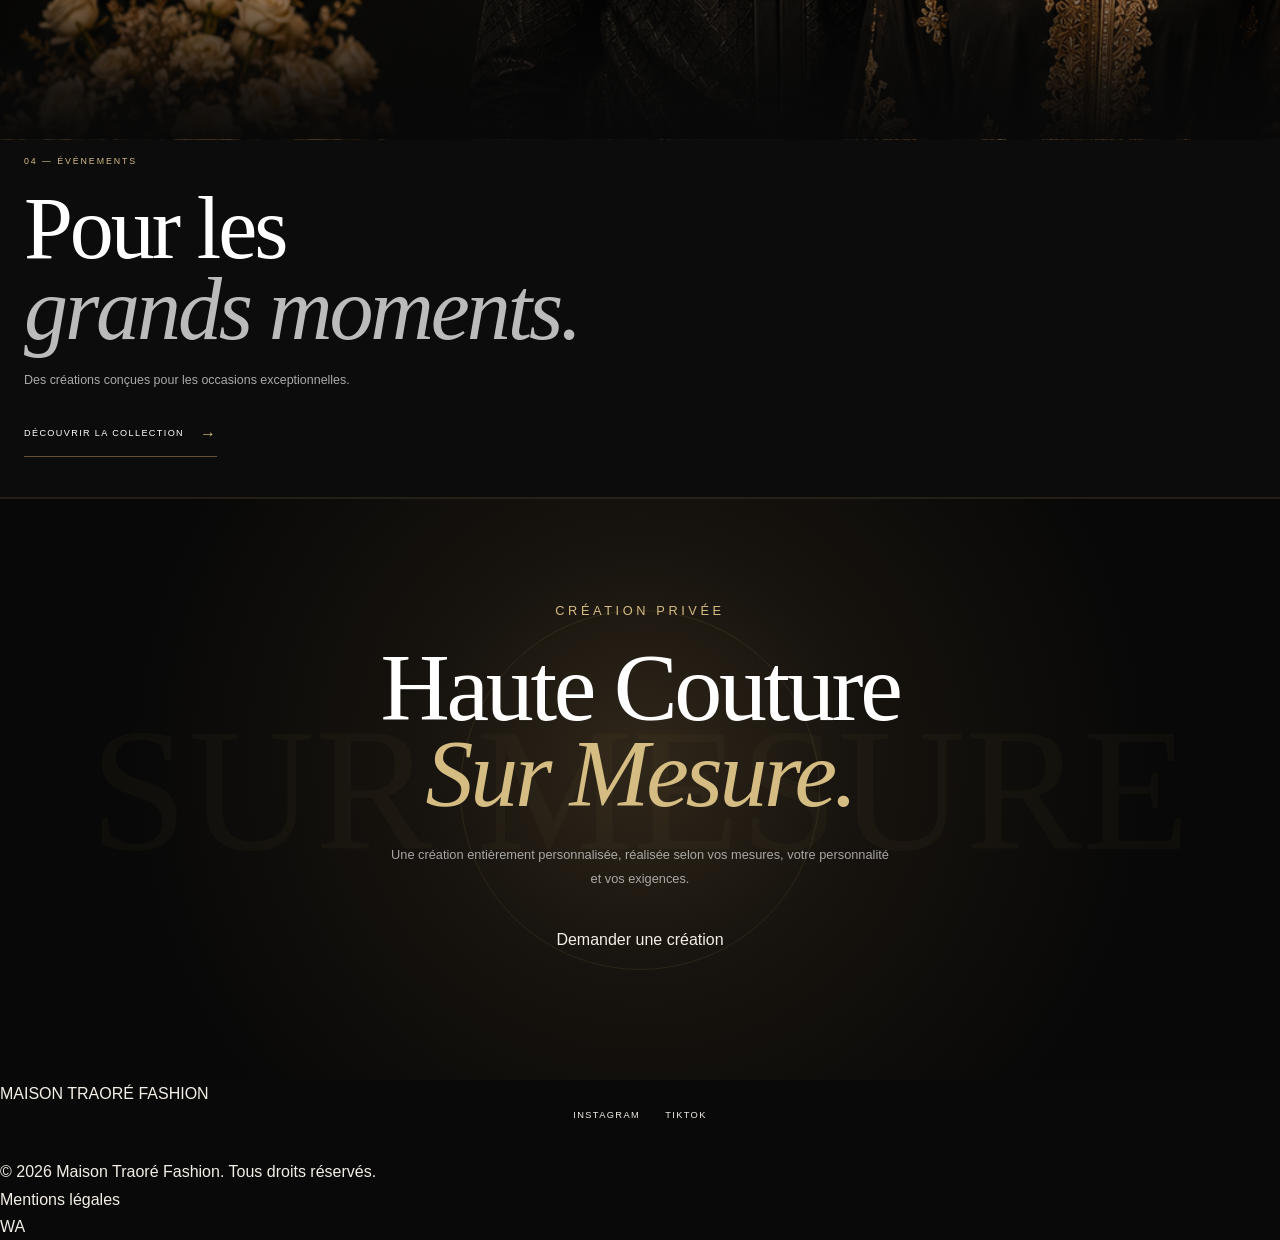
<file: collections.html>
<!DOCTYPE html>
<html lang="fr">
<head>
    <!-- Google tag (gtag.js) -->
<script async src="https://www.googletagmanager.com/gtag/js?id=G-6TWN60QCV7"></script>
<script>
  window.dataLayer = window.dataLayer || [];
  function gtag(){dataLayer.push(arguments);}
  gtag('js', new Date());

  gtag('config', 'G-6TWN60QCV7');
</script>
    <meta charset="UTF-8">
    <meta
        name="viewport"
        content="width=device-width, initial-scale=1.0"
    >
    <title>Collections — Maison Traoré Fashion</title>
    <meta
        name="description"
        content="Découvrez les collections Maison Traoré Fashion : créations sur mesure pour hommes, femmes, enfants et grandes occasions."
    >
    <meta
        name="robots"
        content="index, follow"
    >
    <link
        rel="stylesheet"
        href="css/style.css"
    >
</head>
<body>
<!-- =====================================================
     HEADER
     ===================================================== -->
<header class="site-header">
    <a
        href="index.html"
        class="brand"
        aria-label="Maison Traoré Fashion — Accueil"
    >
        <span class="brand-small">
            MAISON
        </span>
        <span class="brand-name">
            TRAORÉ
        </span>
        <span class="brand-small">
            FASHION
        </span>
    </a>
    <button
        class="menu-toggle"
        type="button"
        aria-label="Ouvrir le menu"
        aria-expanded="false"
        aria-controls="main-navigation"
    >
        <span></span>
        <span></span>
        <span></span>
    </button>
    <nav
        id="main-navigation"
        class="main-navigation"
        aria-label="Navigation principale"
    >
        <a href="index.html">
            Accueil
        </a>
        <a href="about.html">
            La Maison
        </a>
        <a href="collections.html">
            Collections
        </a>
        <a href="index.html#atelier">
    L'Atelier
</a>
        <a href="rendez-vous.html">
            Rendez-vous
        </a>
        <a href="contact.html">
            Contact
        </a>
    </nav>
</header>
<!-- =====================================================
     MAIN
     ===================================================== -->
<main>
    <!-- =================================================
         HERO
         ================================================= -->
    <section class="page-hero collection-page-hero">
        <div class="page-hero-overlay"></div>
        <div class="page-hero-content">
            <p class="eyebrow">
                MAISON TRAORÉ FASHION
            </p>
            <h1>
                Nos
                <br>
                <em>Collections.</em>
            </h1>
        </div>
    </section>
    <!-- =================================================
         INTRODUCTION
         ================================================= -->
    <section class="collection-intro">
        <p class="eyebrow dark">
            L'UNIVERS MAISON TRAORÉ
        </p>
        <h2>
            Des silhouettes
            <br>
            <em>qui racontent.</em>
        </h2>
        <p>
            Chaque création Maison Traoré Fashion
            est pensée autour d'une identité,
            d'une matière et d'une vision.
            <br><br>
            Découvrez nos univers et laissez-vous
            guider vers la collection qui vous
            correspond.
        </p>
    </section>
    <!-- =================================================
         COLLECTIONS
         ================================================= -->
    <section class="collection-list">
        <!-- HOMMES -->
        <a
            href="hommes.html"
            class="collection-feature reveal"
        >
            <div
                class="collection-feature-image homme"
                role="img"
                aria-label="Collection Homme Maison Traoré Fashion"
            ></div>
            <div class="collection-feature-info">
                <span>
                    01 — HOMMES
                </span>
                <h2>
                    Élégance
                    <br>
                    <em>au masculin.</em>
                </h2>
                <p>
                    Coupes précises,
                    matières nobles et caractère.
                </p>
                <span class="collection-link">
                    Découvrir la collection
                    <strong>→</strong>
                </span>
            </div>
        </a>
        <!-- FEMMES -->
        <a
            href="femmes.html"
            class="collection-feature reveal"
        >
            <div
                class="collection-feature-image femme"
                role="img"
                aria-label="Collection Femme Maison Traoré Fashion"
            ></div>
            <div class="collection-feature-info">
                <span>
                    02 — FEMMES
                </span>
                <h2>
                    Grâce
                    <br>
                    <em>et distinction.</em>
                </h2>
                <p>
                    Des créations pensées
                    pour révéler la personnalité.
                </p>
                <span class="collection-link">
                    Découvrir la collection
                    <strong>→</strong>
                </span>
            </div>
        </a>
        <!-- ENFANTS -->
        <a
            href="enfants.html"
            class="collection-feature reveal"
        >
            <div
                class="collection-feature-image enfant"
                role="img"
                aria-label="Collection Enfant Maison Traoré Fashion"
            ></div>
            <div class="collection-feature-info">
                <span>
                    03 — ENFANTS
                </span>
                <h2>
                    L'élégance
                    <br>
                    <em>dès le départ.</em>
                </h2>
                <p>
                    Des silhouettes élégantes
                    pensées pour les plus jeunes.
                </p>
                <span class="collection-link">
                    Découvrir la collection
                    <strong>→</strong>
                </span>
            </div>
        </a>
        <!-- ÉVÉNEMENTS -->
        <a
            href="evenements.html"
            class="collection-feature reveal"
        >
            <div
                class="collection-feature-image ceremony"
                role="img"
                aria-label="Collection Événements Maison Traoré Fashion"
            ></div>
            <div class="collection-feature-info">
                <span>
                    04 — ÉVÉNEMENTS
                </span>
                <h2>
                    Pour les
                    <br>
                    <em>grands moments.</em>
                </h2>
                <p>
                    Des créations conçues
                    pour les occasions exceptionnelles.
                </p>
                <span class="collection-link">
                    Découvrir la collection
                    <strong>→</strong>
                </span>
            </div>
        </a>
    </section>
    <!-- =================================================
         CRÉATION PRIVÉE
         ================================================= -->
    <section class="collection-private reveal">
        <p class="eyebrow">
            CRÉATION PRIVÉE
        </p>
        <h2>
            Haute Couture
            <br>
            <em>Sur Mesure.</em>
        </h2>
        <p>
            Une création entièrement personnalisée,
            réalisée selon vos mesures,
            votre personnalité et vos exigences.
        </p>
        <a
            href="rendez-vous.html"
            class="button button-gold"
        >
            Demander une création
        </a>
    </section>
</main>
<!-- =====================================================
     FOOTER
     ===================================================== -->
<footer class="footer">
    <div class="footer-logo">
        MAISON TRAORÉ FASHION
    </div>
    <div class="footer-social">
        <a
            href="https://www.instagram.com/maison_traore/"
            target="_blank"
            rel="noopener noreferrer"
        >
            Instagram
        </a>
        <a
            href="https://www.tiktok.com/@togo.boy228"
            target="_blank"
            rel="noopener noreferrer"
        >
            TikTok
        </a>
    </div>
    <p>
        © 2026 Maison Traoré Fashion.
        Tous droits réservés.
    </p>
    <a href="mentions-legales.html">
        Mentions légales
    </a>
</footer>
<!-- =====================================================
     WHATSAPP
     ===================================================== -->
<a
    href="https://wa.me/22890509669"
    class="whatsapp-float"
    target="_blank"
    rel="noopener noreferrer"
    aria-label="Contacter Maison Traoré Fashion sur WhatsApp"
>
    WA
</a>
<!-- =====================================================
     JAVASCRIPT
     ===================================================== -->
<script src="js/script.js"></script>
</body>
</html>
</file>
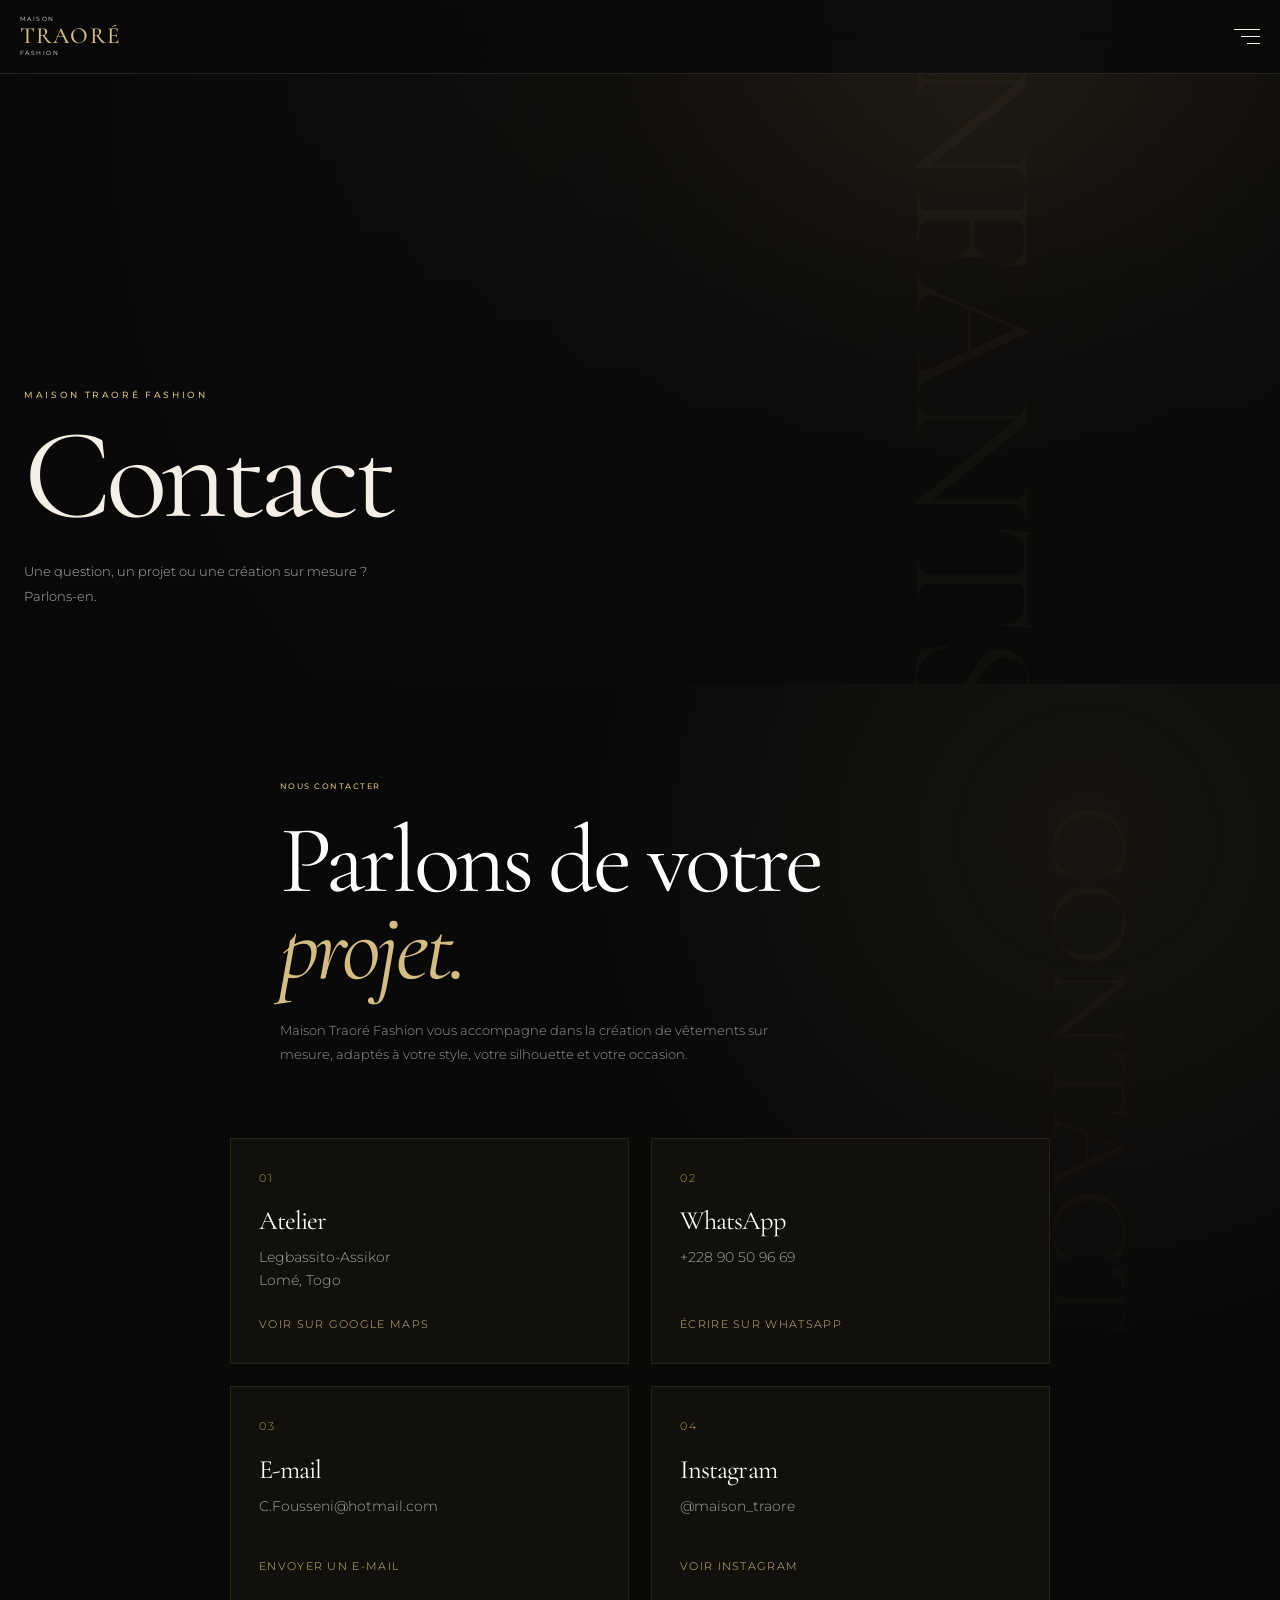
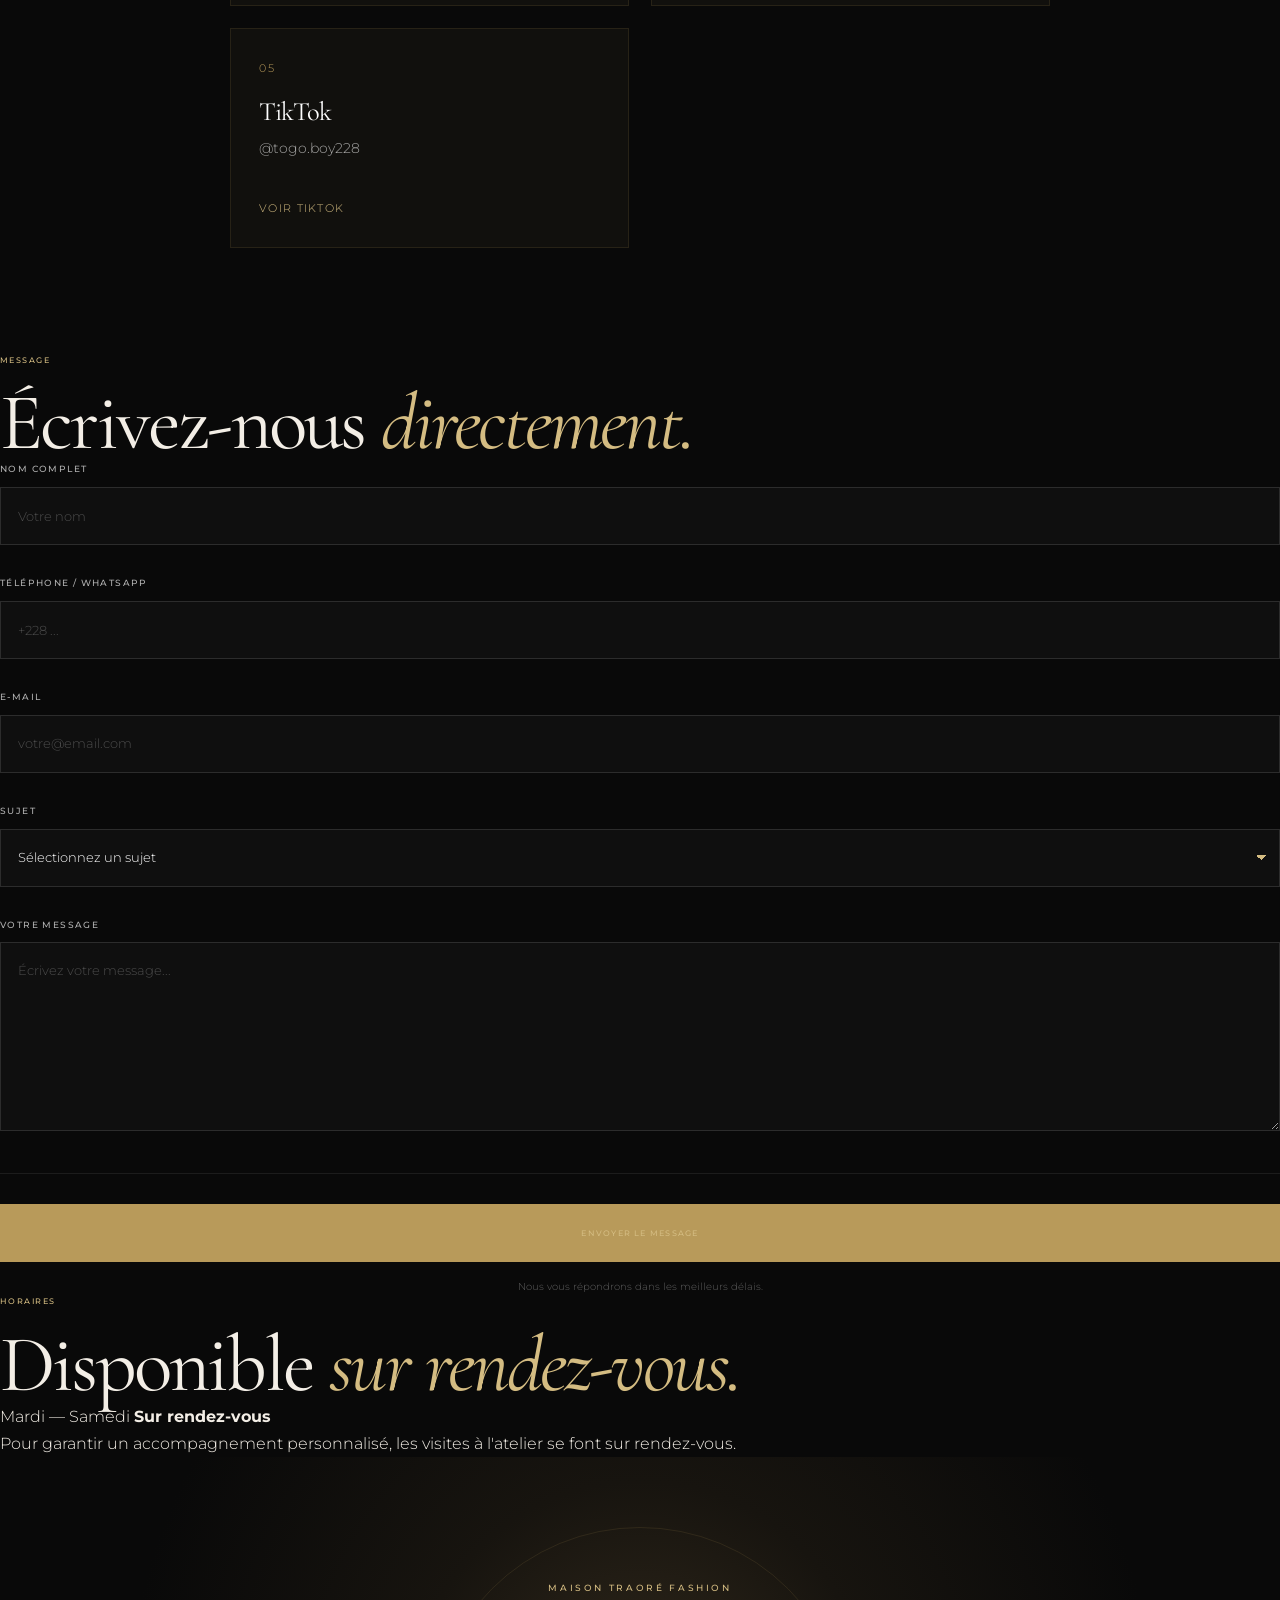
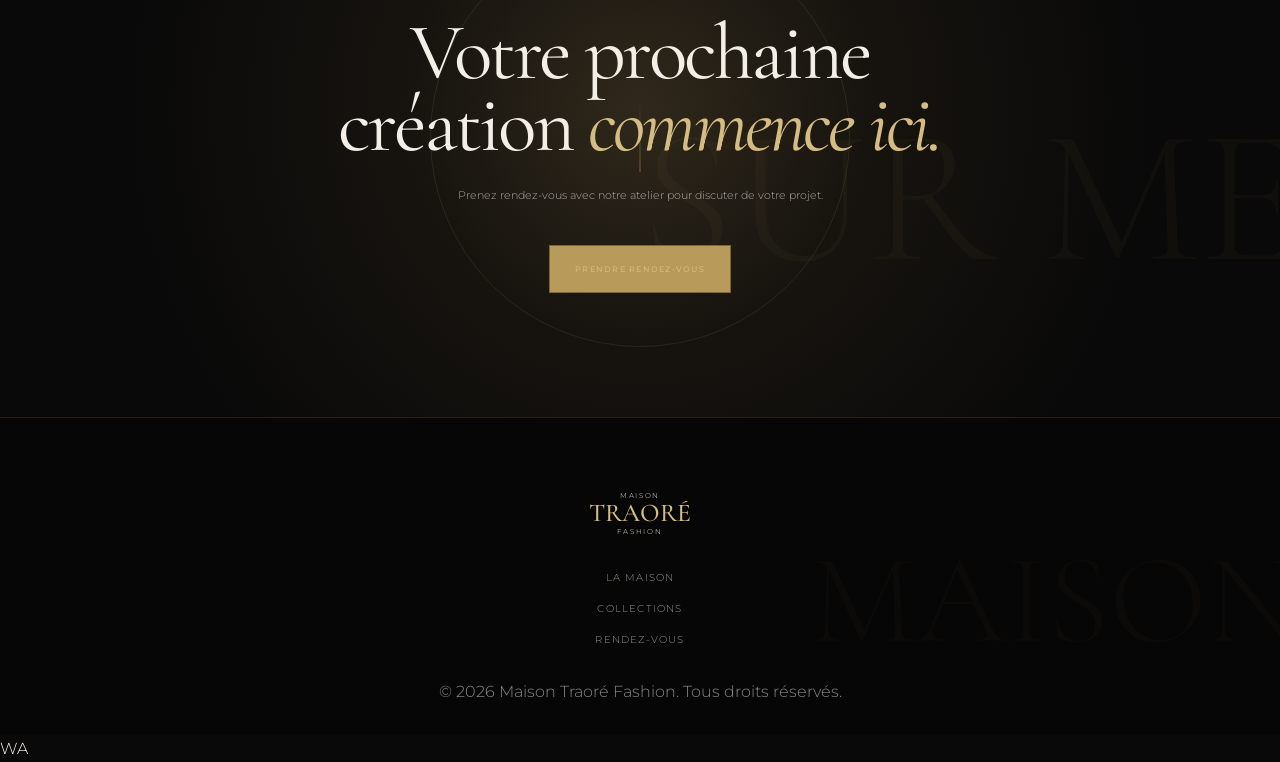
<file: contact.html>
<!DOCTYPE html>
<html lang="fr">
<head>
    <!-- Google tag (gtag.js) -->
<script async src="https://www.googletagmanager.com/gtag/js?id=G-6TWN60QCV7"></script>
<script>
  window.dataLayer = window.dataLayer || [];
  function gtag(){dataLayer.push(arguments);}
  gtag('js', new Date());

  gtag('config', 'G-6TWN60QCV7');
</script>
    <meta charset="UTF-8">
    <meta name="viewport" content="width=device-width, initial-scale=1.0">
    <meta
        name="description"
        content="Contactez Maison Traoré Fashion à Lomé, Togo. Atelier de haute couture et créations sur mesure. WhatsApp, e-mail, Instagram et rendez-vous."
    >
    <meta
        name="keywords"
        content="contact couturier Lomé, Maison Traoré Fashion contact, tailleur Lomé contact, haute couture Togo, atelier couture Lomé"
    >
    <meta name="author" content="Maison Traoré Fashion">
    <meta name="robots" content="index, follow">
    <meta name="theme-color" content="#0a0a0a">
    <link
        rel="canonical"
        href="https://mtprod94-droid.github.io/maisontraorefashion/contact.html"
    >
    <meta property="og:type" content="website">
    <meta property="og:locale" content="fr_FR">
    <meta
        property="og:title"
        content="Contact | Maison Traoré Fashion"
    >
    <meta
        property="og:description"
        content="Contactez notre atelier à Lomé pour vos créations sur mesure et vos projets de mode."
    >
    <meta
        property="og:url"
        content="https://mtprod94-droid.github.io/maisontraorefashion/contact.html"
    >
    <meta property="og:site_name" content="Maison Traoré Fashion">
    <title>
        Contact | Maison Traoré Fashion
    </title>
    <link rel="preconnect" href="https://fonts.googleapis.com">
    <link
        rel="preconnect"
        href="https://fonts.gstatic.com"
        crossorigin
    >
    <link
        href="https://fonts.googleapis.com/css2?family=Cormorant+Garamond:wght@300;400;500;600;700&family=Montserrat:wght@300;400;500;600&display=swap"
        rel="stylesheet"
    >
    <link
        rel="stylesheet"
        href="css/style.css"
    >
</head>
<body>
<!-- =====================================================
     HEADER
     ===================================================== -->
<header class="site-header">
    <a
        href="index.html"
        class="brand"
        aria-label="Maison Traoré Fashion — Accueil"
    >
        <span class="brand-small">
            MAISON
        </span>
        <span class="brand-name">
            TRAORÉ
        </span>
        <span class="brand-small">
            FASHION
        </span>
    </a>
    <button
        class="menu-toggle"
        type="button"
        aria-label="Ouvrir le menu"
        aria-expanded="false"
        aria-controls="main-navigation"
    >
        <span></span>
        <span></span>
        <span></span>
    </button>
    <nav
        id="main-navigation"
        class="main-navigation"
        aria-label="Navigation principale"
    >
        <a href="index.html">
            Accueil
        </a>
        <a href="about.html">
            La Maison
        </a>
        <a href="collections.html">
            Collections
        </a>
        <a href="index.html#atelier">
            L'Atelier
        </a>
        <a href="rendez-vous.html">
            Rendez-vous
        </a>
        <a href="contact.html">
            Contact
        </a>
    </nav>
</header>
<!-- =====================================================
     MAIN
     ===================================================== -->
<main>
    <!-- =================================================
         HERO
         ================================================= -->
    <section class="page-hero">
        <div class="page-hero-background"></div>
        <div class="page-hero-overlay"></div>
        <div class="page-hero-content">
            <p class="eyebrow">
                MAISON TRAORÉ FASHION
            </p>
            <h1>
                Contact
            </h1>
            <p class="hero-description">
                Une question, un projet ou une création
                sur mesure ? Parlons-en.
            </p>
        </div>
    </section>
    <!-- =================================================
         CONTACT INFORMATION
         ================================================= -->
    <section class="contact-page">
        <div class="contact-intro">
            <div class="section-label">
                NOUS CONTACTER
            </div>
            <h2>
                Parlons de votre
                <em>
                    projet.
                </em>
            </h2>
            <p>
                Maison Traoré Fashion vous accompagne
                dans la création de vêtements sur mesure,
                adaptés à votre style, votre silhouette
                et votre occasion.
            </p>
        </div>
        <!-- =================================================
             CONTACT CARDS
             ================================================= -->
        <div class="contact-grid">
            <!-- ADRESSE -->
            <article class="contact-card">
                <span>
                    01
                </span>
                <h3>
                    Atelier
                </h3>
                <p>
                    Legbassito-Assikor<br>
                    Lomé, Togo
                </p>
                <a
                    href="https://maps.app.goo.gl/tiCYas9BjmdCrJ8i6?g_st=com.google.maps.preview.copy"
                    target="_blank"
                    rel="noopener noreferrer"
                >
                    Voir sur Google Maps
                </a>
            </article>
            <!-- WHATSAPP -->
            <article class="contact-card">
                <span>
                    02
                </span>
                <h3>
                    WhatsApp
                </h3>
                <p>
                    +228 90 50 96 69
                </p>
                <a
                    href="https://wa.me/22890509669"
                    target="_blank"
                    rel="noopener noreferrer"
                >
                    Écrire sur WhatsApp
                </a>
            </article>
            <!-- EMAIL -->
            <article class="contact-card">
                <span>
                    03
                </span>
                <h3>
                    E-mail
                </h3>
                <p>
                    C.Fousseni@hotmail.com
                </p>
                <a
                    href="mailto:C.Fousseni@hotmail.com"
                >
                    Envoyer un e-mail
                </a>
            </article>
            <!-- INSTAGRAM -->
            <article class="contact-card">
                <span>
                    04
                </span>
                <h3>
                    Instagram
                </h3>
                <p>
                    @maison_traore
                </p>
                <a
                    href="https://www.instagram.com/maison_traore/"
                    target="_blank"
                    rel="noopener noreferrer"
                >
                    Voir Instagram
                </a>
            </article>
            <!-- TIKTOK -->
<article class="contact-card">
    <span>
        05
    </span>
    <h3>
        TikTok
    </h3>
    <p>
        @togo.boy228
    </p>
    <a
        href="https://www.tiktok.com/@togo.boy228"
        target="_blank"
        rel="noopener noreferrer"
    >
        Voir TikTok
    </a>
</article>
        </div>
    </section>
    <!-- =================================================
         CONTACT FORM
         ================================================= -->
    <section class="contact-form-section">
        <div class="contact-form-intro">
            <div class="section-label">
                MESSAGE
            </div>
            <h2>
                Écrivez-nous
                <em>
                    directement.
                </em>
            </h2>
        </div>
        <form
            class="contact-form"
            action="https://formspree.io/f/xoeabyjj"
            method="POST"
        >
            <!-- NOM -->
            <div class="form-group">
                <label for="contact-nom">
                    Nom complet
                </label>
                <input
                    type="text"
                    id="contact-nom"
                    name="nom"
                    placeholder="Votre nom"
                    autocomplete="name"
                    required
                >
            </div>
            <!-- TELEPHONE -->
            <div class="form-group">
                <label for="contact-telephone">
                    Téléphone / WhatsApp
                </label>
                <input
                    type="tel"
                    id="contact-telephone"
                    name="telephone"
                    placeholder="+228 ..."
                    autocomplete="tel"
                    required
                >
            </div>
            <!-- EMAIL -->
            <div class="form-group">
                <label for="contact-email">
                    E-mail
                </label>
                <input
                    type="email"
                    id="contact-email"
                    name="email"
                    placeholder="votre@email.com"
                    autocomplete="email"
                >
            </div>
            <!-- SUJET -->
            <div class="form-group">
                <label for="contact-sujet">
                    Sujet
                </label>
                <select
                    id="contact-sujet"
                    name="sujet"
                    required
                >
                    <option
                        value=""
                        selected
                        disabled
                    >
                        Sélectionnez un sujet
                    </option>
                    <option value="Création sur mesure">
                        Création sur mesure
                    </option>
                    <option value="Collection">
                        Collection
                    </option>
                    <option value="Événement">
                        Événement
                    </option>
                    <option value="Rendez-vous">
                        Rendez-vous
                    </option>
                    <option value="Information">
                        Information
                    </option>
                    <option value="Autre">
                        Autre
                    </option>
                </select>
            </div>
            <!-- MESSAGE -->
            <div class="form-group form-group-full">
                <label for="contact-message">
                    Votre message
                </label>
                <textarea
                    id="contact-message"
                    name="message"
                    rows="7"
                    placeholder="Écrivez votre message..."
                    required
                ></textarea>
            </div>
            <!-- SUBMIT -->
            <div class="form-submit">
                <button
                    type="submit"
                    class="primary-button"
                >
                    Envoyer le message
                </button>
                <p>
                    Nous vous répondrons dans les meilleurs délais.
                </p>
            </div>
        </form>
    </section>
    <!-- =================================================
         HORAIRES
         ================================================= -->
    <section class="contact-hours">
        <div class="contact-hours-content">
            <div class="section-label">
                HORAIRES
            </div>
            <h2>
                Disponible
                <em>
                    sur rendez-vous.
                </em>
            </h2>
            <div class="hours-line">
                <span>
                    Mardi — Samedi
                </span>
                <strong>
                    Sur rendez-vous
                </strong>
            </div>
            <p>
                Pour garantir un accompagnement
                personnalisé, les visites à l'atelier
                se font sur rendez-vous.
            </p>
        </div>
    </section>
    <!-- =================================================
         FINAL CTA
         ================================================= -->
    <section class="appointment">
        <div class="appointment-content">
            <p class="eyebrow">
                MAISON TRAORÉ FASHION
            </p>
            <h2>
                Votre prochaine création
                <em>
                    commence ici.
                </em>
            </h2>
            <p>
                Prenez rendez-vous avec notre atelier
                pour discuter de votre projet.
            </p>
            <a
                href="rendez-vous.html"
                class="primary-button"
            >
                Prendre rendez-vous
            </a>
        </div>
    </section>
</main>
<!-- =====================================================
     FOOTER
     ===================================================== -->
<footer class="site-footer">
    <div class="footer-brand">
        <span>
            MAISON
        </span>
        <strong>
            TRAORÉ
        </strong>
        <span>
            FASHION
        </span>
    </div>
    <div class="footer-links">
        <a href="about.html">
            La Maison
        </a>
        <a href="collections.html">
            Collections
        </a>
        <a href="rendez-vous.html">
            Rendez-vous
        </a>
    </div>
    <p>
        © 2026 Maison Traoré Fashion.
        Tous droits réservés.
    </p>
</footer>
<!-- =====================================================
     WHATSAPP FLOAT
     ===================================================== -->
<a
    href="https://wa.me/22890509669"
    class="whatsapp-float"
    target="_blank"
    rel="noopener noreferrer"
    aria-label="Contacter Maison Traoré Fashion sur WhatsApp"
>
    WA
</a>
<!-- =====================================================
     JAVASCRIPT
     ===================================================== -->
<script src="js/script.js"></script>
</body>
</html>
</file>
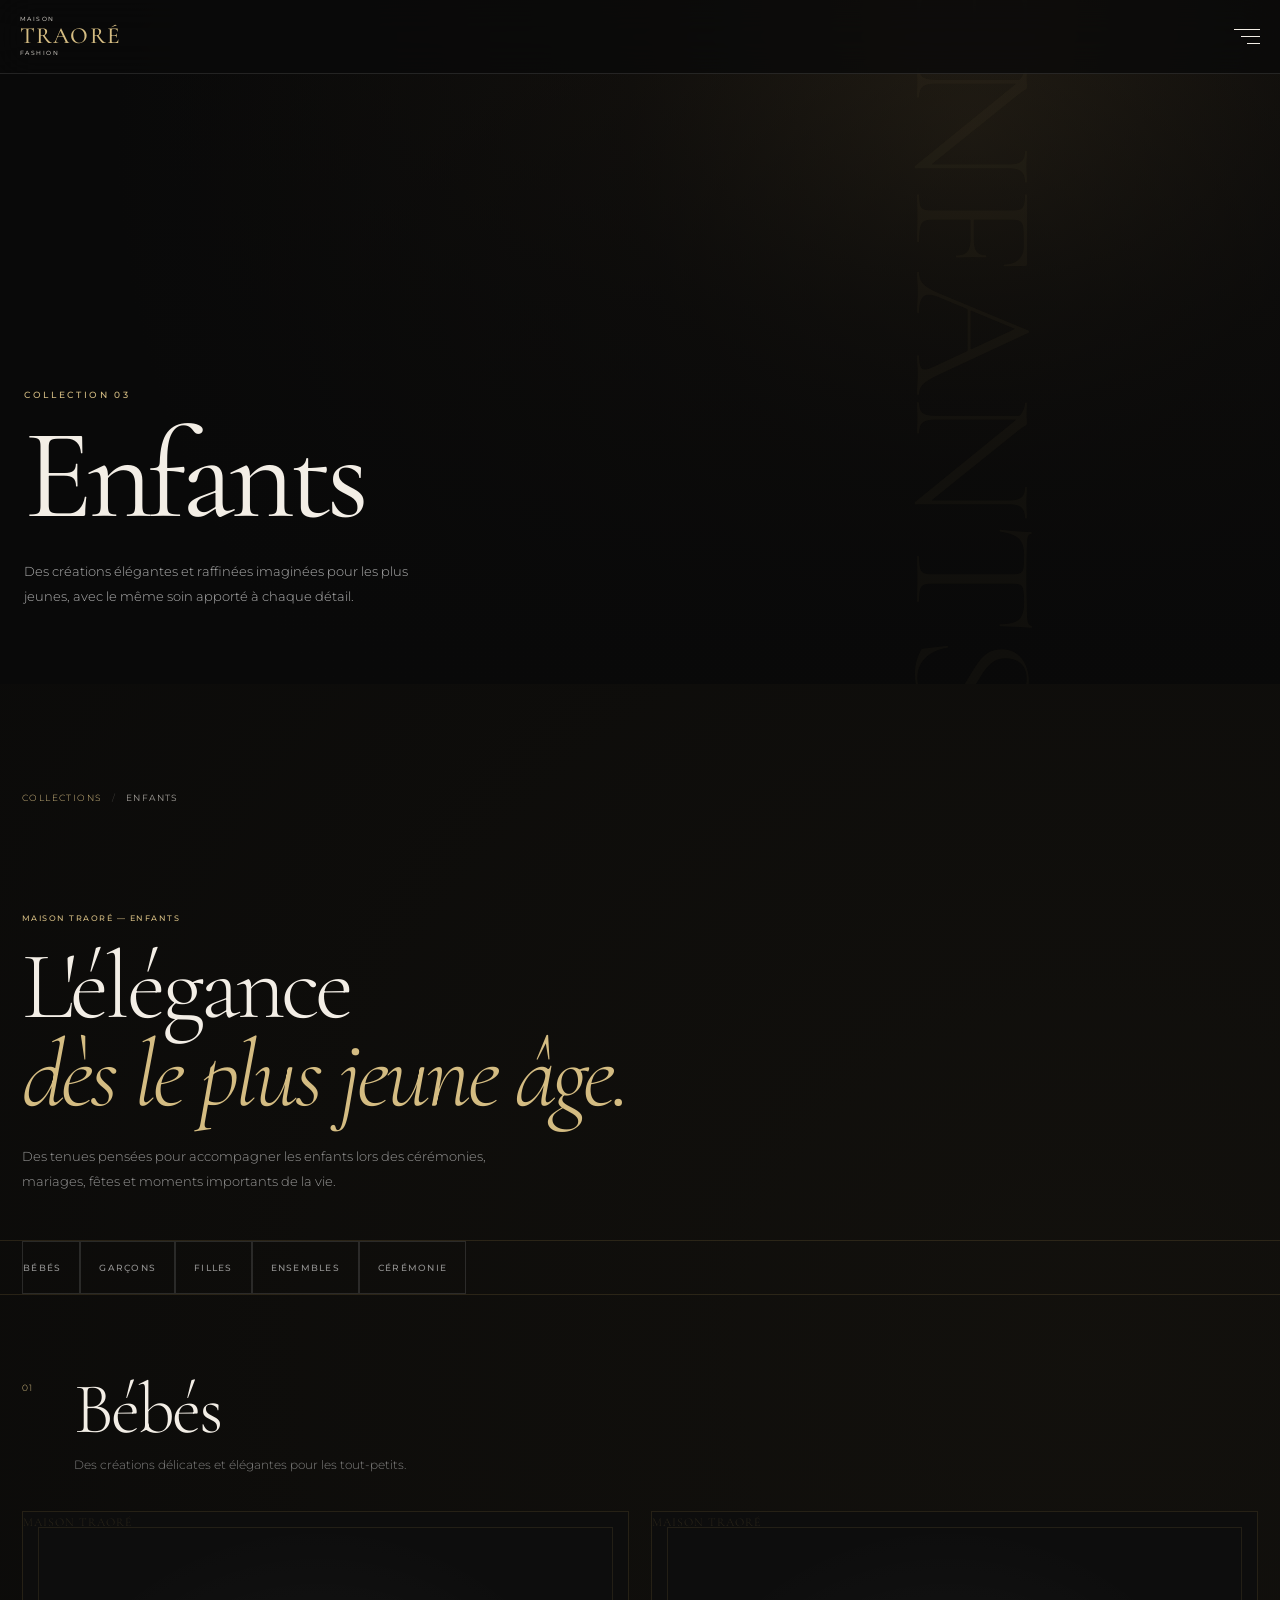
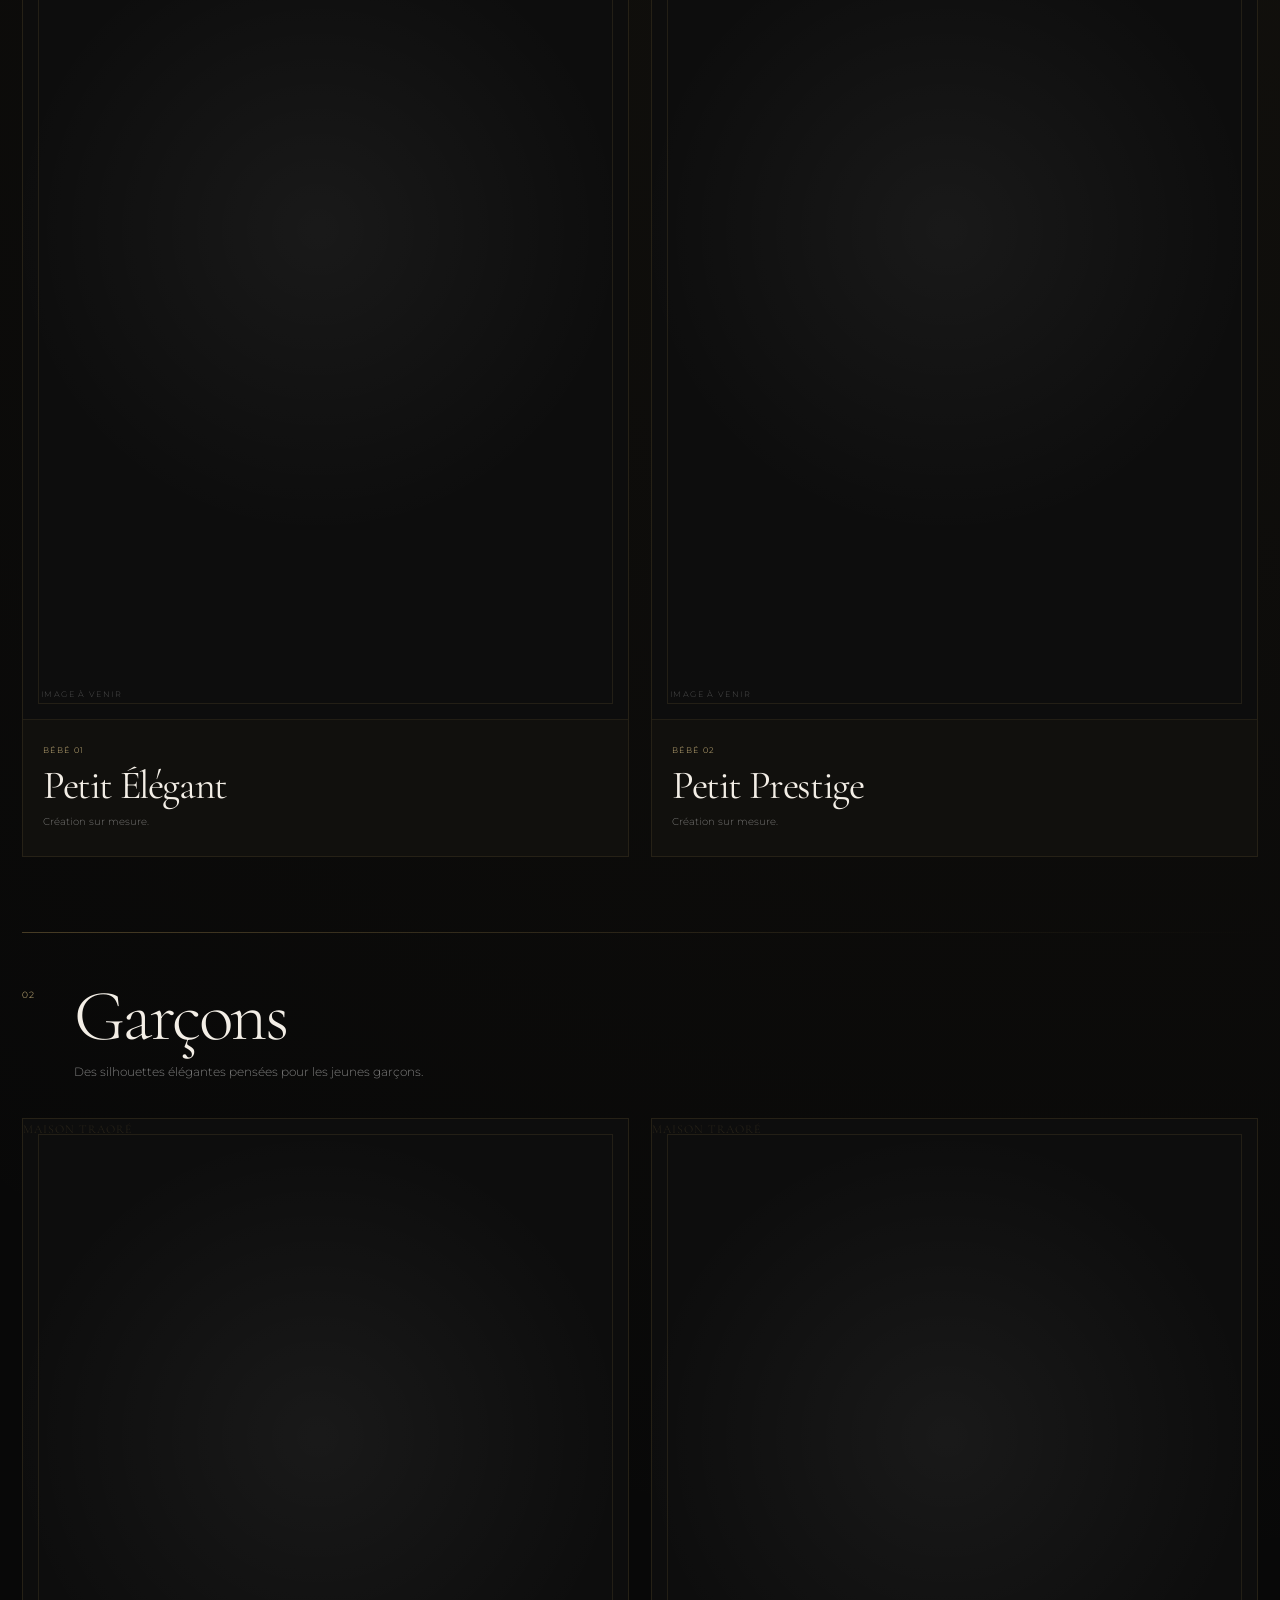
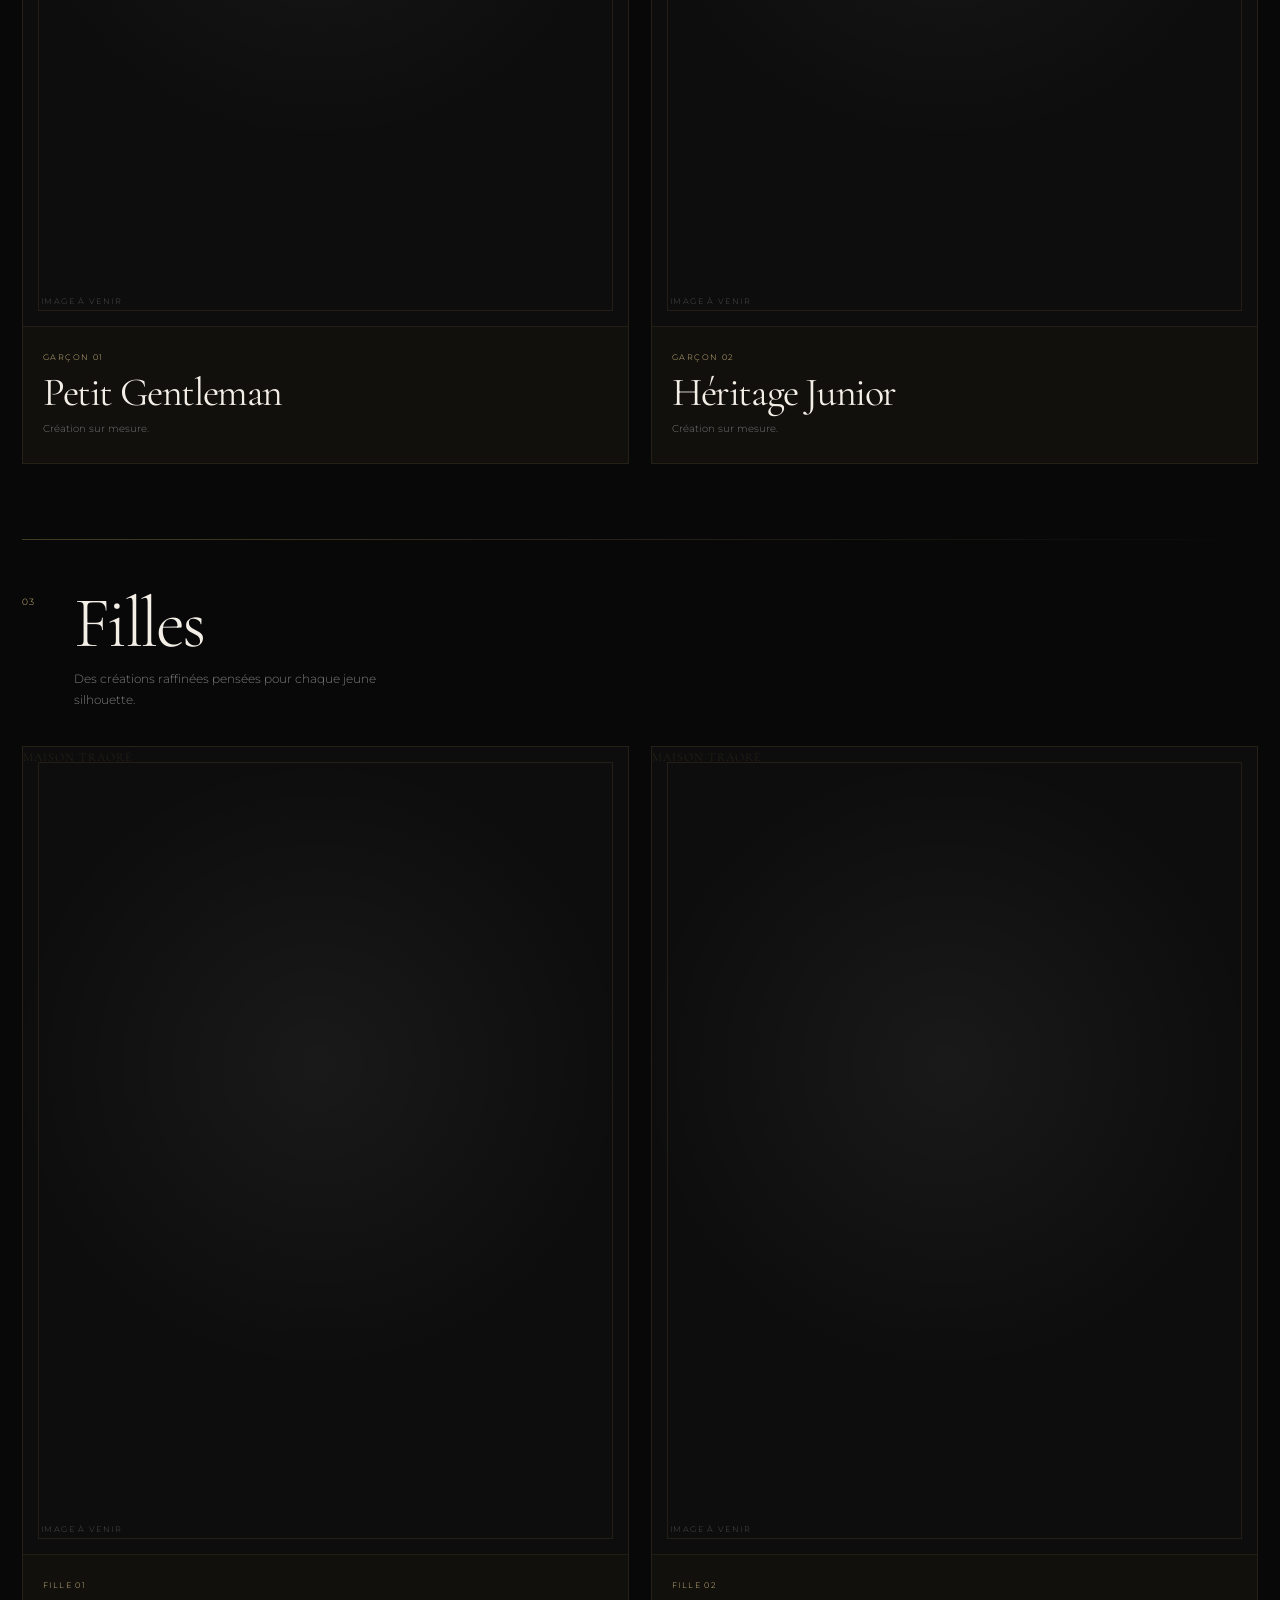
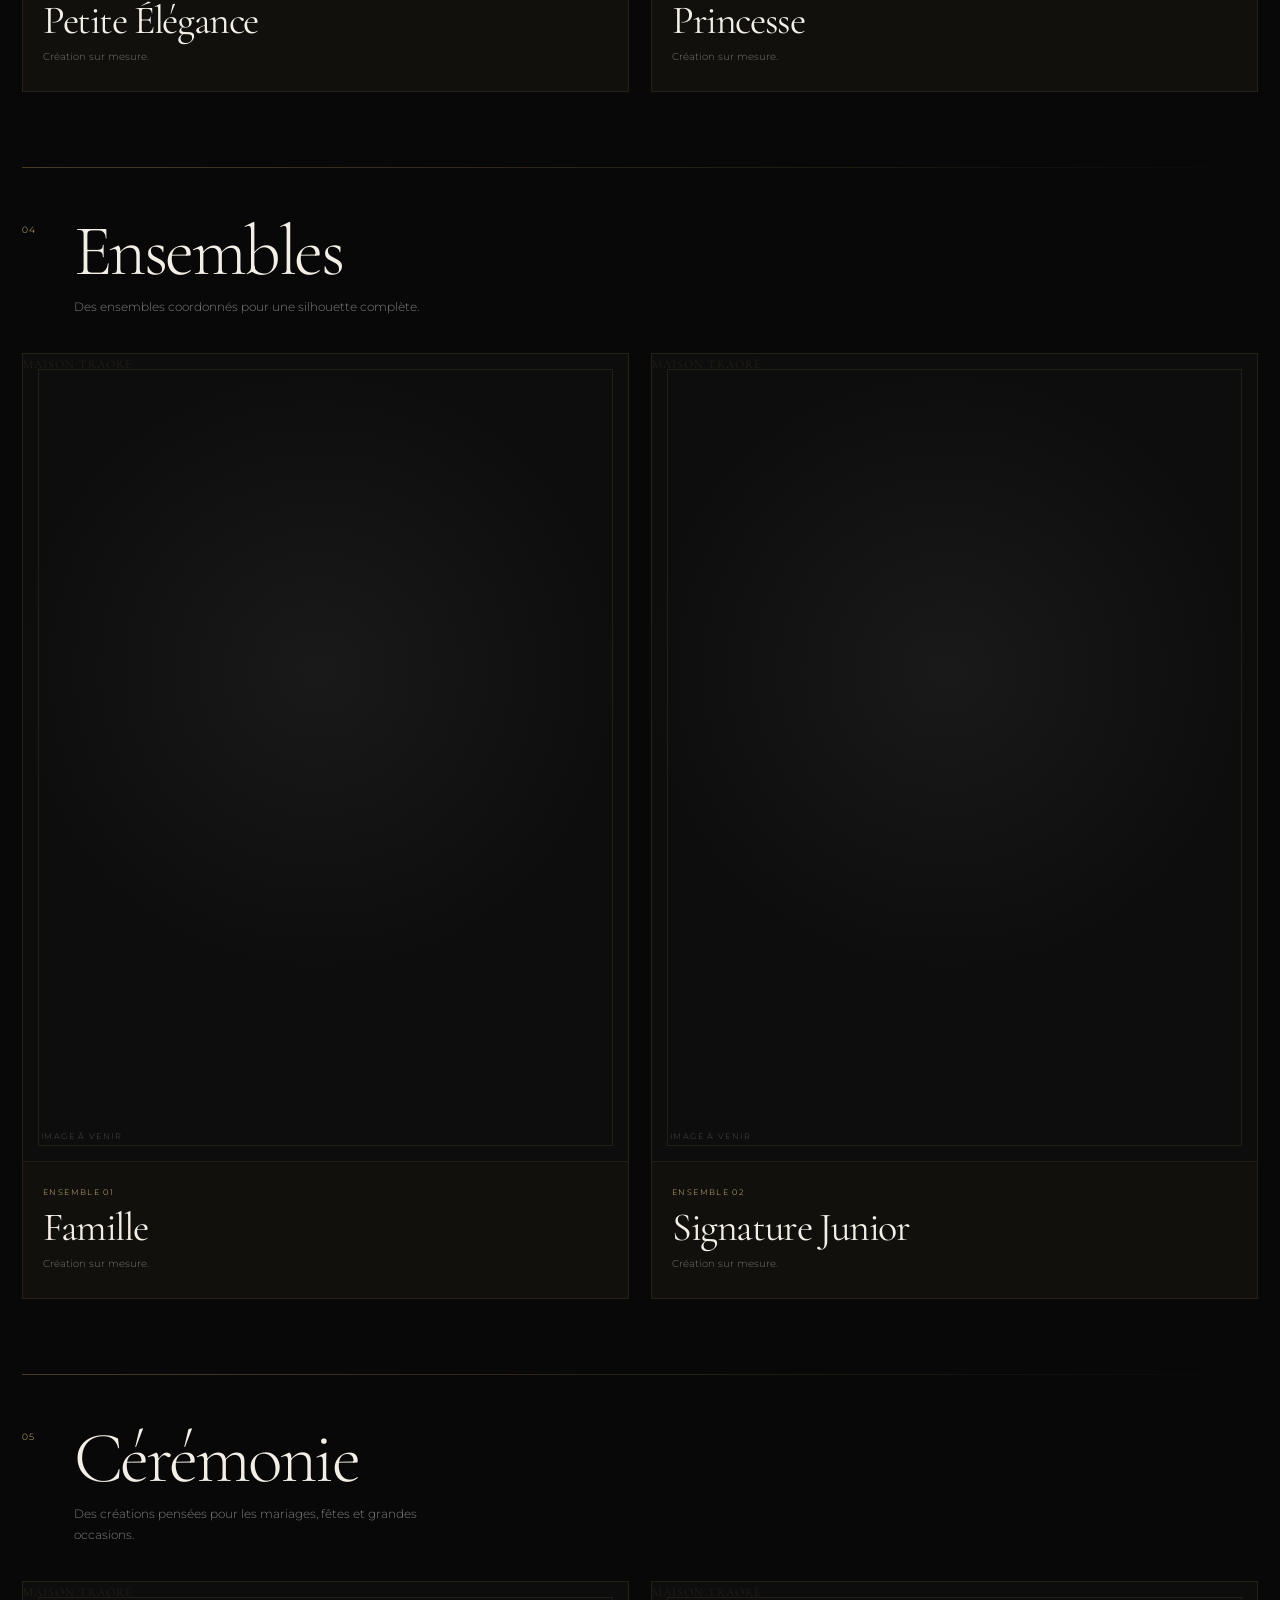
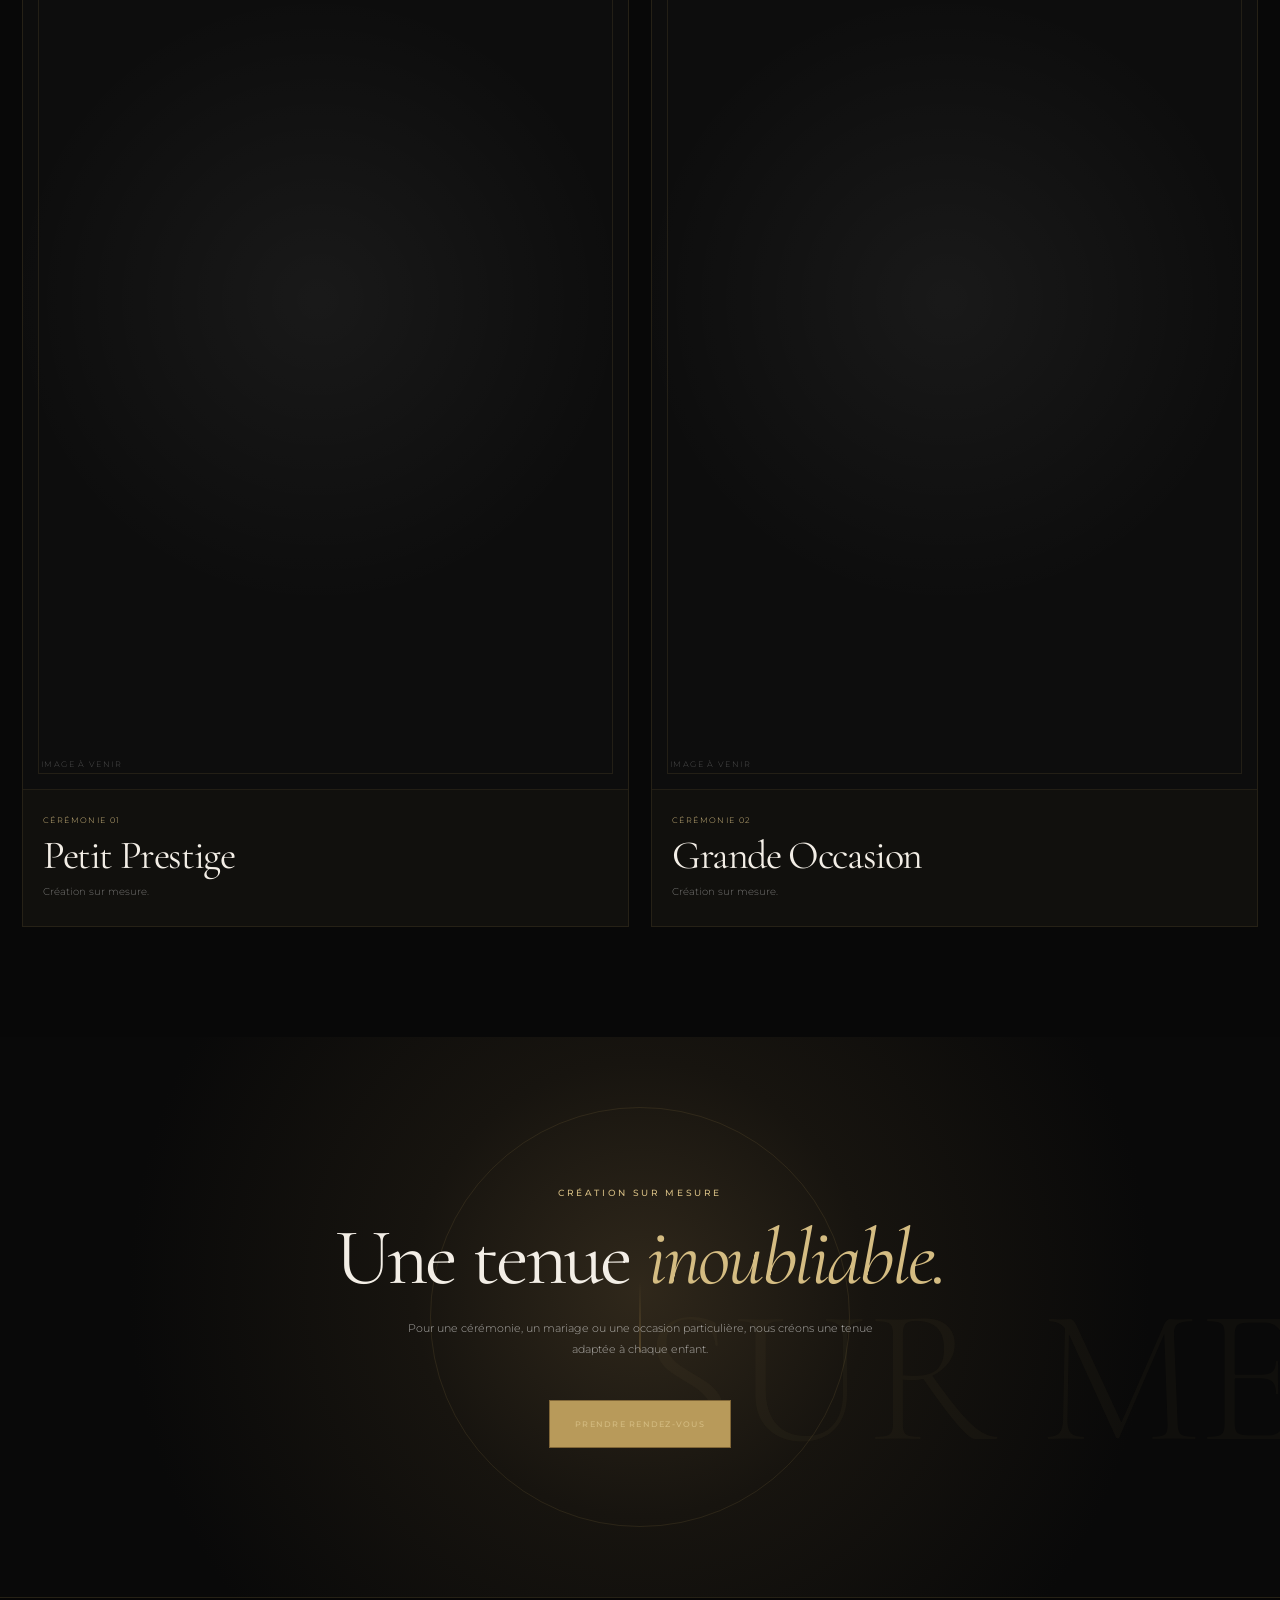
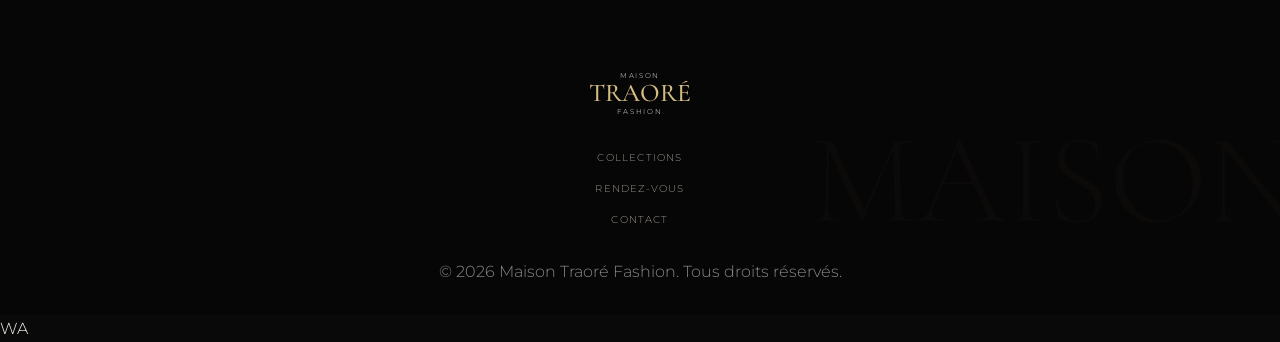
<file: enfants.html>
<!DOCTYPE html>
<html lang="fr">
<head>
    <!-- Google tag (gtag.js) -->
<script async src="https://www.googletagmanager.com/gtag/js?id=G-6TWN60QCV7"></script>
<script>
  window.dataLayer = window.dataLayer || [];
  function gtag(){dataLayer.push(arguments);}
  gtag('js', new Date());

  gtag('config', 'G-6TWN60QCV7');
</script>
    <meta charset="UTF-8">
    <meta name="viewport" content="width=device-width, initial-scale=1.0">
    <meta
        name="description"
        content="Maison Traoré Fashion — Collection Enfant à Lomé. Créations sur mesure pour bébés, garçons et filles, ensembles et tenues de cérémonie."
    >
    <meta
        name="keywords"
        content="mode enfant Lomé, vêtements enfant Togo, couture enfant Lomé, tenue cérémonie enfant Togo, vêtements bébé Lomé, mode garçon Togo, mode fille Togo"
    >
    <meta name="author" content="Maison Traoré Fashion">
    <meta name="robots" content="index, follow">
    <meta name="theme-color" content="#0a0a0a">
    <link
        rel="canonical"
        href="https://mtprod94-droid.github.io/maisontraorefashion/enfants.html"
    >
    <meta property="og:type" content="website">
    <meta property="og:locale" content="fr_FR">
    <meta
        property="og:title"
        content="Collection Enfant | Maison Traoré Fashion"
    >
    <meta
        property="og:description"
        content="Créations sur mesure pour enfants, bébés, garçons et filles à Lomé."
    >
    <meta
        property="og:url"
        content="https://mtprod94-droid.github.io/maisontraorefashion/enfants.html"
    >
    <meta property="og:site_name" content="Maison Traoré Fashion">
    <title>
        Collection Enfant | Maison Traoré Fashion
    </title>
    <link rel="preconnect" href="https://fonts.googleapis.com">
    <link
        rel="preconnect"
        href="https://fonts.gstatic.com"
        crossorigin
    >
    <link
        href="https://fonts.googleapis.com/css2?family=Cormorant+Garamond:wght@300;400;500;600;700&family=Montserrat:wght@300;400;500;600&display=swap"
        rel="stylesheet"
    >
    <link
        rel="stylesheet"
        href="css/style.css"
    >
</head>
<body>
<!-- =====================================================
     HEADER
     ===================================================== -->
<header class="site-header">
    <a
        href="index.html"
        class="brand"
        aria-label="Maison Traoré Fashion — Accueil"
    >
        <span class="brand-small">
            MAISON
        </span>
        <span class="brand-name">
            TRAORÉ
        </span>
        <span class="brand-small">
            FASHION
        </span>
    </a>
    <button
        class="menu-toggle"
        type="button"
        aria-label="Ouvrir le menu"
        aria-expanded="false"
        aria-controls="main-navigation"
    >
        <span></span>
        <span></span>
        <span></span>
    </button>
    <nav
        id="main-navigation"
        class="main-navigation"
        aria-label="Navigation principale"
    >
        <a href="index.html">
            Accueil
        </a>
        <a href="about.html">
            La Maison
        </a>
        <a href="collections.html">
            Collections
        </a>
        <a href="index.html#atelier">
            L'Atelier
        </a>
        <a href="rendez-vous.html">
            Rendez-vous
        </a>
        <a href="contact.html">
            Contact
        </a>
    </nav>
</header>
<!-- =====================================================
     MAIN
     ===================================================== -->
<main>
    <!-- =================================================
         HERO
         ================================================= -->
    <section class="page-hero">
        <div class="page-hero-background"></div>
        <div class="page-hero-overlay"></div>
        <div class="page-hero-content">
            <p class="eyebrow">
                COLLECTION 03
            </p>
            <h1>
                Enfants
            </h1>
            <p class="hero-description">
                Des créations élégantes et raffinées
                imaginées pour les plus jeunes,
                avec le même soin apporté à chaque détail.
            </p>
        </div>
    </section>
    <!-- =================================================
         CATALOGUE
         ================================================= -->
    <section class="catalog">
        <!-- BREADCRUMB -->
        <div class="menu-breadcrumb">
            <a href="collections.html">
                Collections
            </a>
            <span>
                /
            </span>
            <strong>
                Enfants
            </strong>
        </div>
        <!-- INTRO -->
        <div class="catalog-header">
            <div class="section-label">
                MAISON TRAORÉ — ENFANTS
            </div>
            <h2>
                L'élégance
                <em>
                    dès le plus jeune âge.
                </em>
            </h2>
            <p class="heading-description">
                Des tenues pensées pour accompagner
                les enfants lors des cérémonies,
                mariages, fêtes et moments importants
                de la vie.
            </p>
        </div>
        <!-- =================================================
             CATEGORY NAVIGATION
             ================================================= -->
        <nav
            class="catalog-category-nav"
            aria-label="Catégories Enfants"
        >
            <a href="#bebes">
                Bébés
            </a>
            <a href="#garcons">
                Garçons
            </a>
            <a href="#filles">
                Filles
            </a>
            <a href="#ensembles">
                Ensembles
            </a>
            <a href="#ceremonie">
                Cérémonie
            </a>
        </nav>
        <!-- =================================================
             BÉBÉS
             ================================================= -->
        <section
            id="bebes"
            class="catalog-category reveal"
        >
            <div class="category-heading">
                <span>
                    01
                </span>
                <h2>
                    Bébés
                </h2>
                <p>
                    Des créations délicates et élégantes
                    pour les tout-petits.
                </p>
            </div>
            <div class="catalog-grid">
                <article class="catalog-card">
                    <div class="catalog-image">
                        <span>
                            IMAGE À VENIR
                        </span>
                    </div>
                    <div class="catalog-card-info">
                        <span>
                            BÉBÉ 01
                        </span>
                        <h3>
                            Petit Élégant
                        </h3>
                        <p>
                            Création sur mesure.
                        </p>
                    </div>
                </article>
                <article class="catalog-card">
                    <div class="catalog-image">
                        <span>
                            IMAGE À VENIR
                        </span>
                    </div>
                    <div class="catalog-card-info">
                        <span>
                            BÉBÉ 02
                        </span>
                        <h3>
                            Petit Prestige
                        </h3>
                        <p>
                            Création sur mesure.
                        </p>
                    </div>
                </article>
            </div>
        </section>
        <!-- =================================================
             GARÇONS
             ================================================= -->
        <section
            id="garcons"
            class="catalog-category reveal"
        >
            <div class="category-heading">
                <span>
                    02
                </span>
                <h2>
                    Garçons
                </h2>
                <p>
                    Des silhouettes élégantes pensées
                    pour les jeunes garçons.
                </p>
            </div>
            <div class="catalog-grid">
                <article class="catalog-card">
                    <div class="catalog-image">
                        <span>
                            IMAGE À VENIR
                        </span>
                    </div>
                    <div class="catalog-card-info">
                        <span>
                            GARÇON 01
                        </span>
                        <h3>
                            Petit Gentleman
                        </h3>
                        <p>
                            Création sur mesure.
                        </p>
                    </div>
                </article>
                <article class="catalog-card">
                    <div class="catalog-image">
                        <span>
                            IMAGE À VENIR
                        </span>
                    </div>
                    <div class="catalog-card-info">
                        <span>
                            GARÇON 02
                        </span>
                        <h3>
                            Héritage Junior
                        </h3>
                        <p>
                            Création sur mesure.
                        </p>
                    </div>
                </article>
            </div>
        </section>
        <!-- =================================================
             FILLES
             ================================================= -->
        <section
            id="filles"
            class="catalog-category reveal"
        >
            <div class="category-heading">
                <span>
                    03
                </span>
                <h2>
                    Filles
                </h2>
                <p>
                    Des créations raffinées pensées
                    pour chaque jeune silhouette.
                </p>
            </div>
            <div class="catalog-grid">
                <article class="catalog-card">
                    <div class="catalog-image">
                        <span>
                            IMAGE À VENIR
                        </span>
                    </div>
                    <div class="catalog-card-info">
                        <span>
                            FILLE 01
                        </span>
                        <h3>
                            Petite Élégance
                        </h3>
                        <p>
                            Création sur mesure.
                        </p>
                    </div>
                </article>
                <article class="catalog-card">
                    <div class="catalog-image">
                        <span>
                            IMAGE À VENIR
                        </span>
                    </div>
                    <div class="catalog-card-info">
                        <span>
                            FILLE 02
                        </span>
                        <h3>
                            Princesse
                        </h3>
                        <p>
                            Création sur mesure.
                        </p>
                    </div>
                </article>
            </div>
        </section>
        <!-- =================================================
             ENSEMBLES
             ================================================= -->
        <section
            id="ensembles"
            class="catalog-category reveal"
        >
            <div class="category-heading">
                <span>
                    04
                </span>
                <h2>
                    Ensembles
                </h2>
                <p>
                    Des ensembles coordonnés pour
                    une silhouette complète.
                </p>
            </div>
            <div class="catalog-grid">
                <article class="catalog-card">
                    <div class="catalog-image">
                        <span>
                            IMAGE À VENIR
                        </span>
                    </div>
                    <div class="catalog-card-info">
                        <span>
                            ENSEMBLE 01
                        </span>
                        <h3>
                            Famille
                        </h3>
                        <p>
                            Création sur mesure.
                        </p>
                    </div>
                </article>
                <article class="catalog-card">
                    <div class="catalog-image">
                        <span>
                            IMAGE À VENIR
                        </span>
                    </div>
                    <div class="catalog-card-info">
                        <span>
                            ENSEMBLE 02
                        </span>
                        <h3>
                            Signature Junior
                        </h3>
                        <p>
                            Création sur mesure.
                        </p>
                    </div>
                </article>
            </div>
        </section>
        <!-- =================================================
             CÉRÉMONIE
             ================================================= -->
        <section
            id="ceremonie"
            class="catalog-category reveal"
        >
            <div class="category-heading">
                <span>
                    05
                </span>
                <h2>
                    Cérémonie
                </h2>
                <p>
                    Des créations pensées pour les
                    mariages, fêtes et grandes occasions.
                </p>
            </div>
            <div class="catalog-grid">
                <article class="catalog-card">
                    <div class="catalog-image">
                        <span>
                            IMAGE À VENIR
                        </span>
                    </div>
                    <div class="catalog-card-info">
                        <span>
                            CÉRÉMONIE 01
                        </span>
                        <h3>
                            Petit Prestige
                        </h3>
                        <p>
                            Création sur mesure.
                        </p>
                    </div>
                </article>
                <article class="catalog-card">
                    <div class="catalog-image">
                        <span>
                            IMAGE À VENIR
                        </span>
                    </div>
                    <div class="catalog-card-info">
                        <span>
                            CÉRÉMONIE 02
                        </span>
                        <h3>
                            Grande Occasion
                        </h3>
                        <p>
                            Création sur mesure.
                        </p>
                    </div>
                </article>
            </div>
        </section>
    </section>
    <!-- =================================================
         RENDEZ-VOUS
         ================================================= -->
    <section class="appointment">
        <div class="appointment-content">
            <p class="eyebrow">
                CRÉATION SUR MESURE
            </p>
            <h2>
                Une tenue
                <em>
                    inoubliable.
                </em>
            </h2>
            <p>
                Pour une cérémonie, un mariage ou
                une occasion particulière, nous créons
                une tenue adaptée à chaque enfant.
            </p>
            <a
                href="rendez-vous.html"
                class="primary-button"
            >
                Prendre rendez-vous
            </a>
        </div>
    </section>
</main>
<!-- =====================================================
     FOOTER
     ===================================================== -->
<footer class="site-footer">
    <div class="footer-brand">
        <span>
            MAISON
        </span>
        <strong>
            TRAORÉ
        </strong>
        <span>
            FASHION
        </span>
    </div>
    <div class="footer-links">
        <a href="collections.html">
            Collections
        </a>
        <a href="rendez-vous.html">
            Rendez-vous
        </a>
        <a href="contact.html">
            Contact
        </a>
    </div>
    <p>
        © 2026 Maison Traoré Fashion.
        Tous droits réservés.
    </p>
</footer>
<!-- =====================================================
     WHATSAPP
     ===================================================== -->
<a
    href="https://wa.me/22890509669"
    class="whatsapp-float"
    target="_blank"
    rel="noopener noreferrer"
    aria-label="Contacter Maison Traoré Fashion sur WhatsApp"
>
    WA
</a>
<!-- =====================================================
     JAVASCRIPT
     ===================================================== -->
<script
    src="js/script.js"
></script>
</body>
</html>
</file>
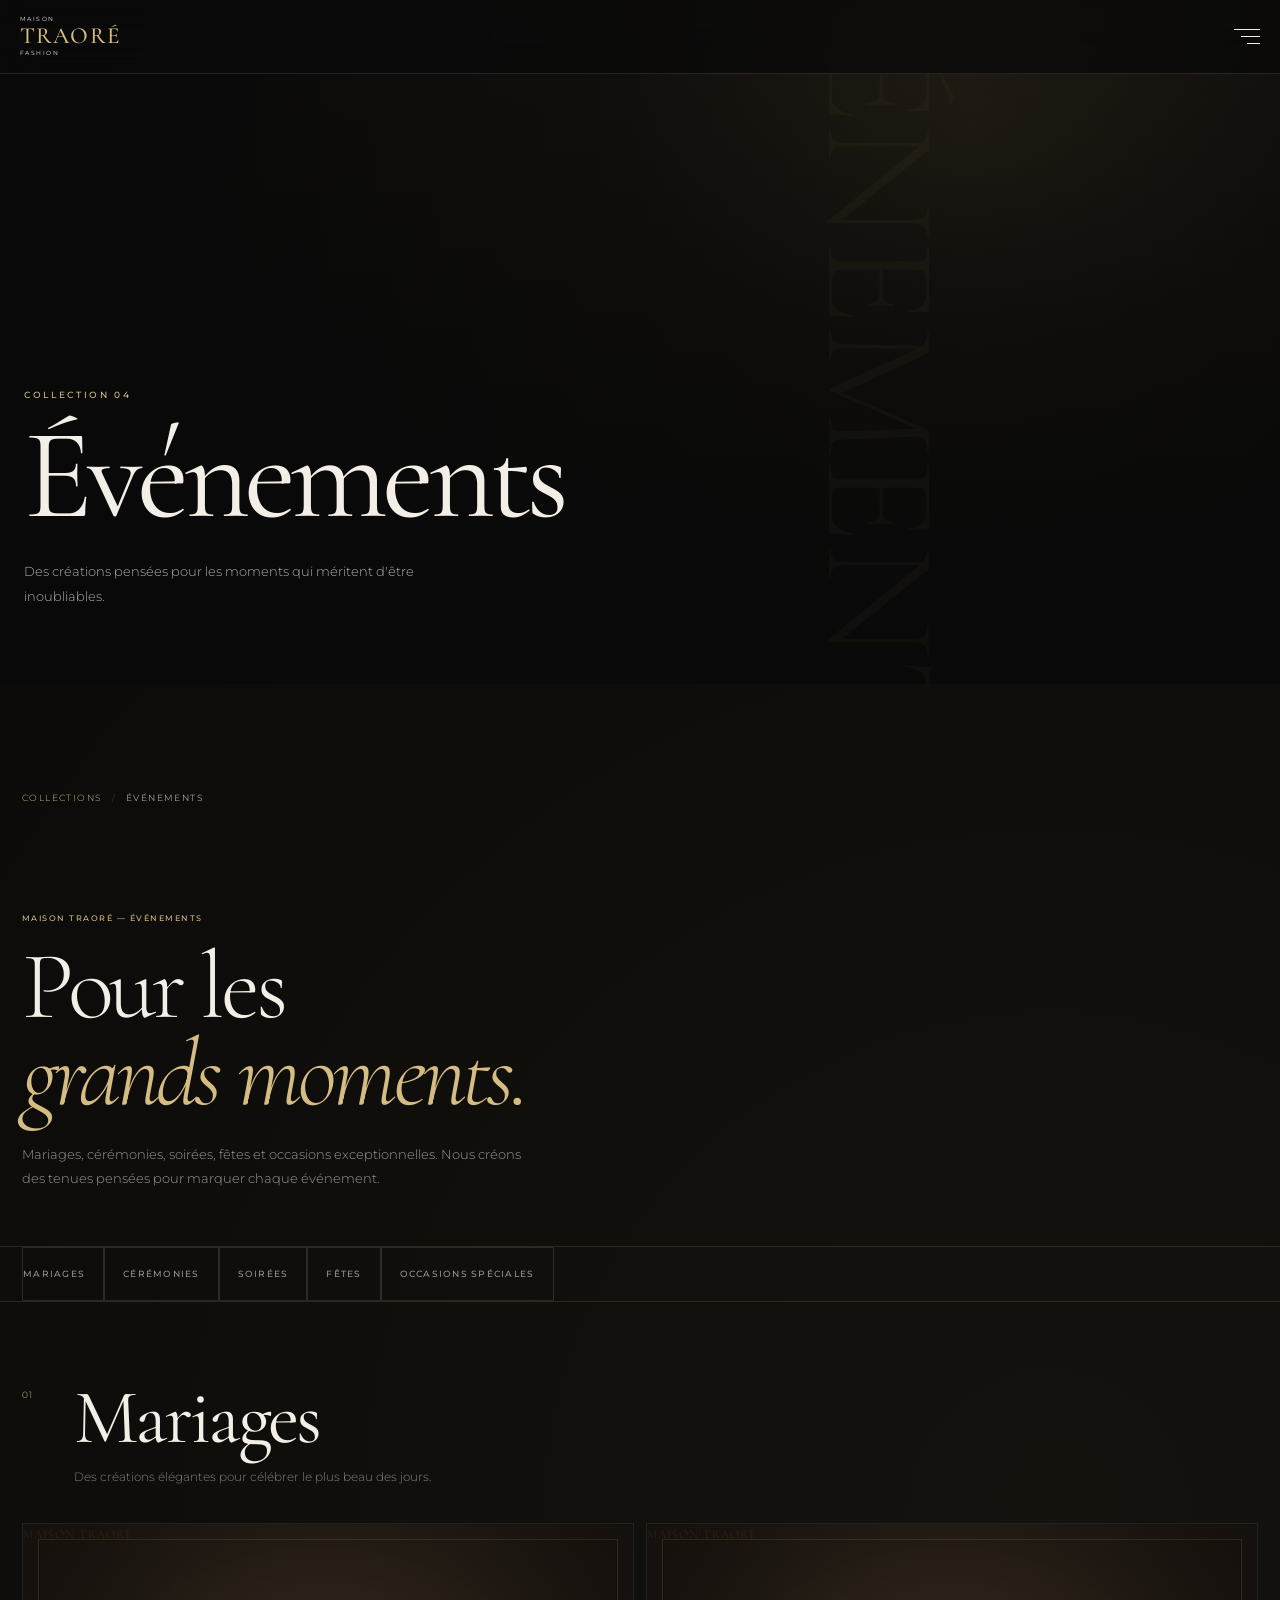
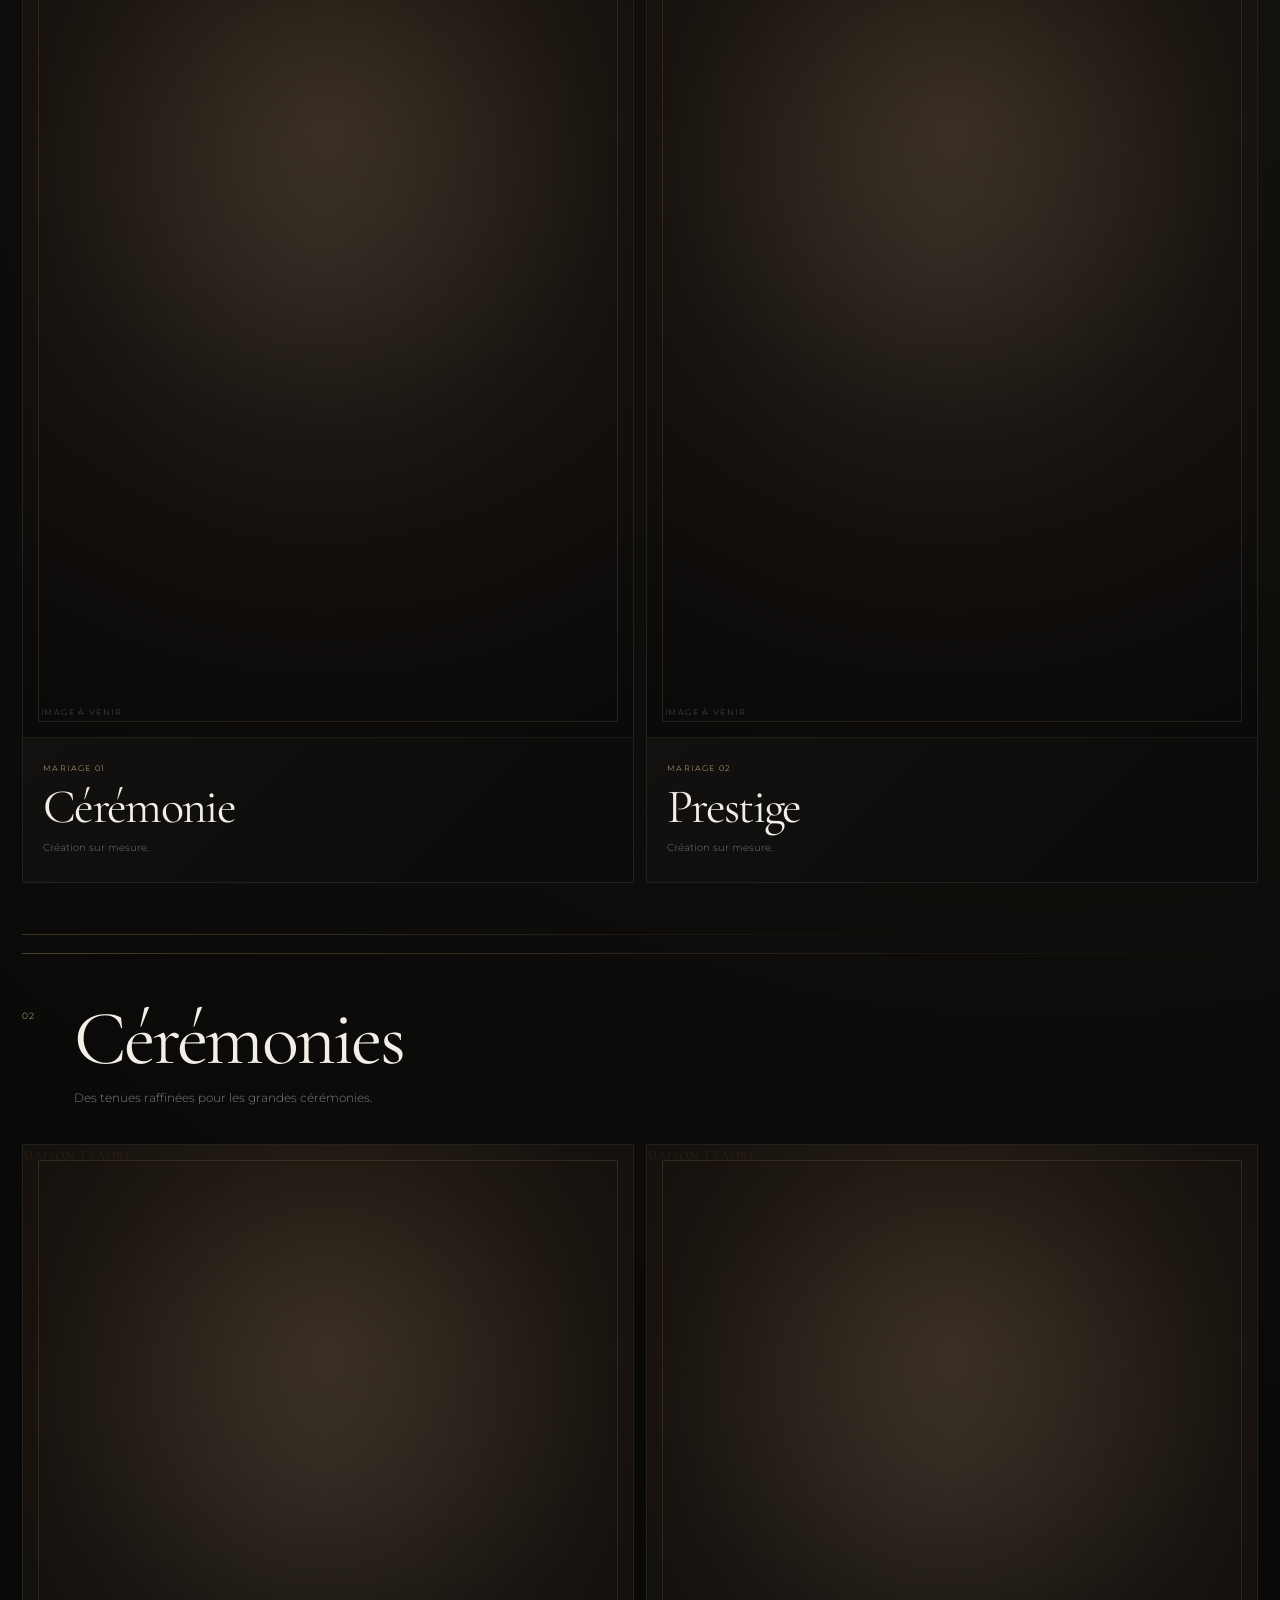
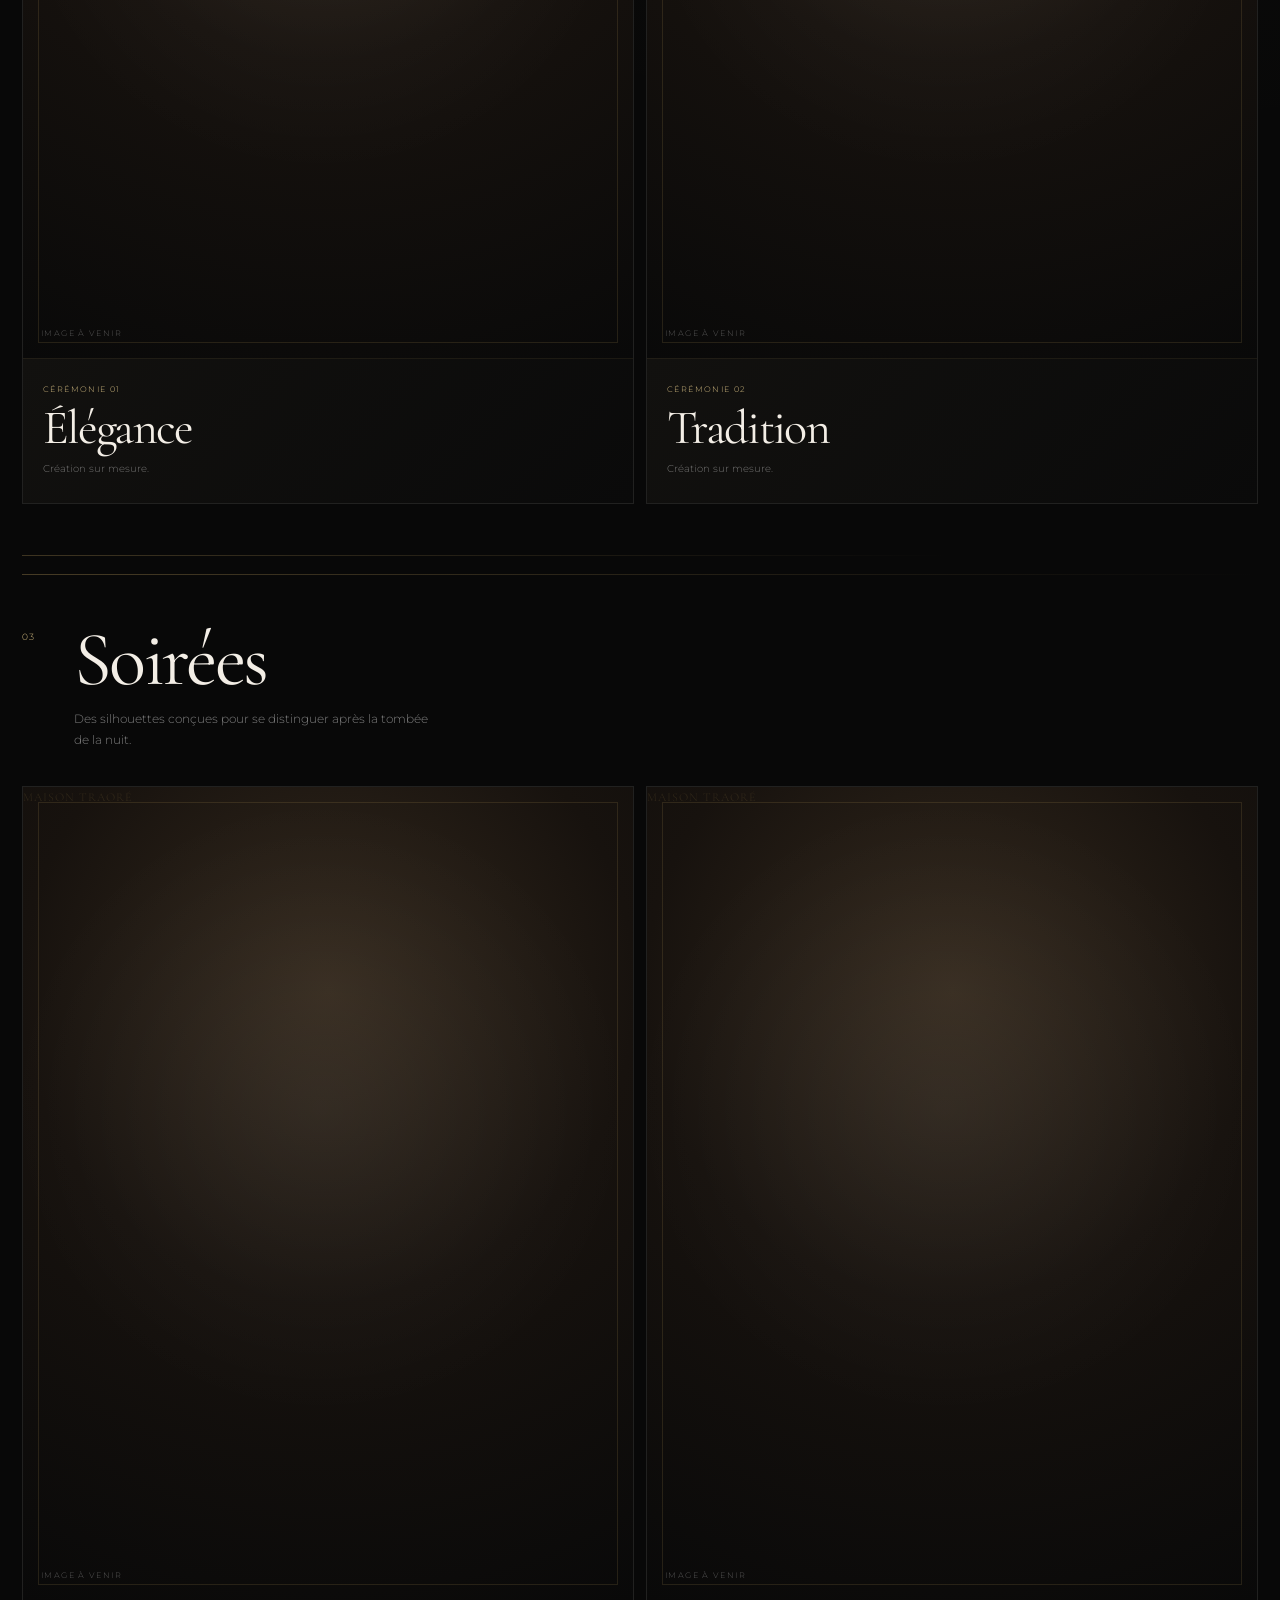
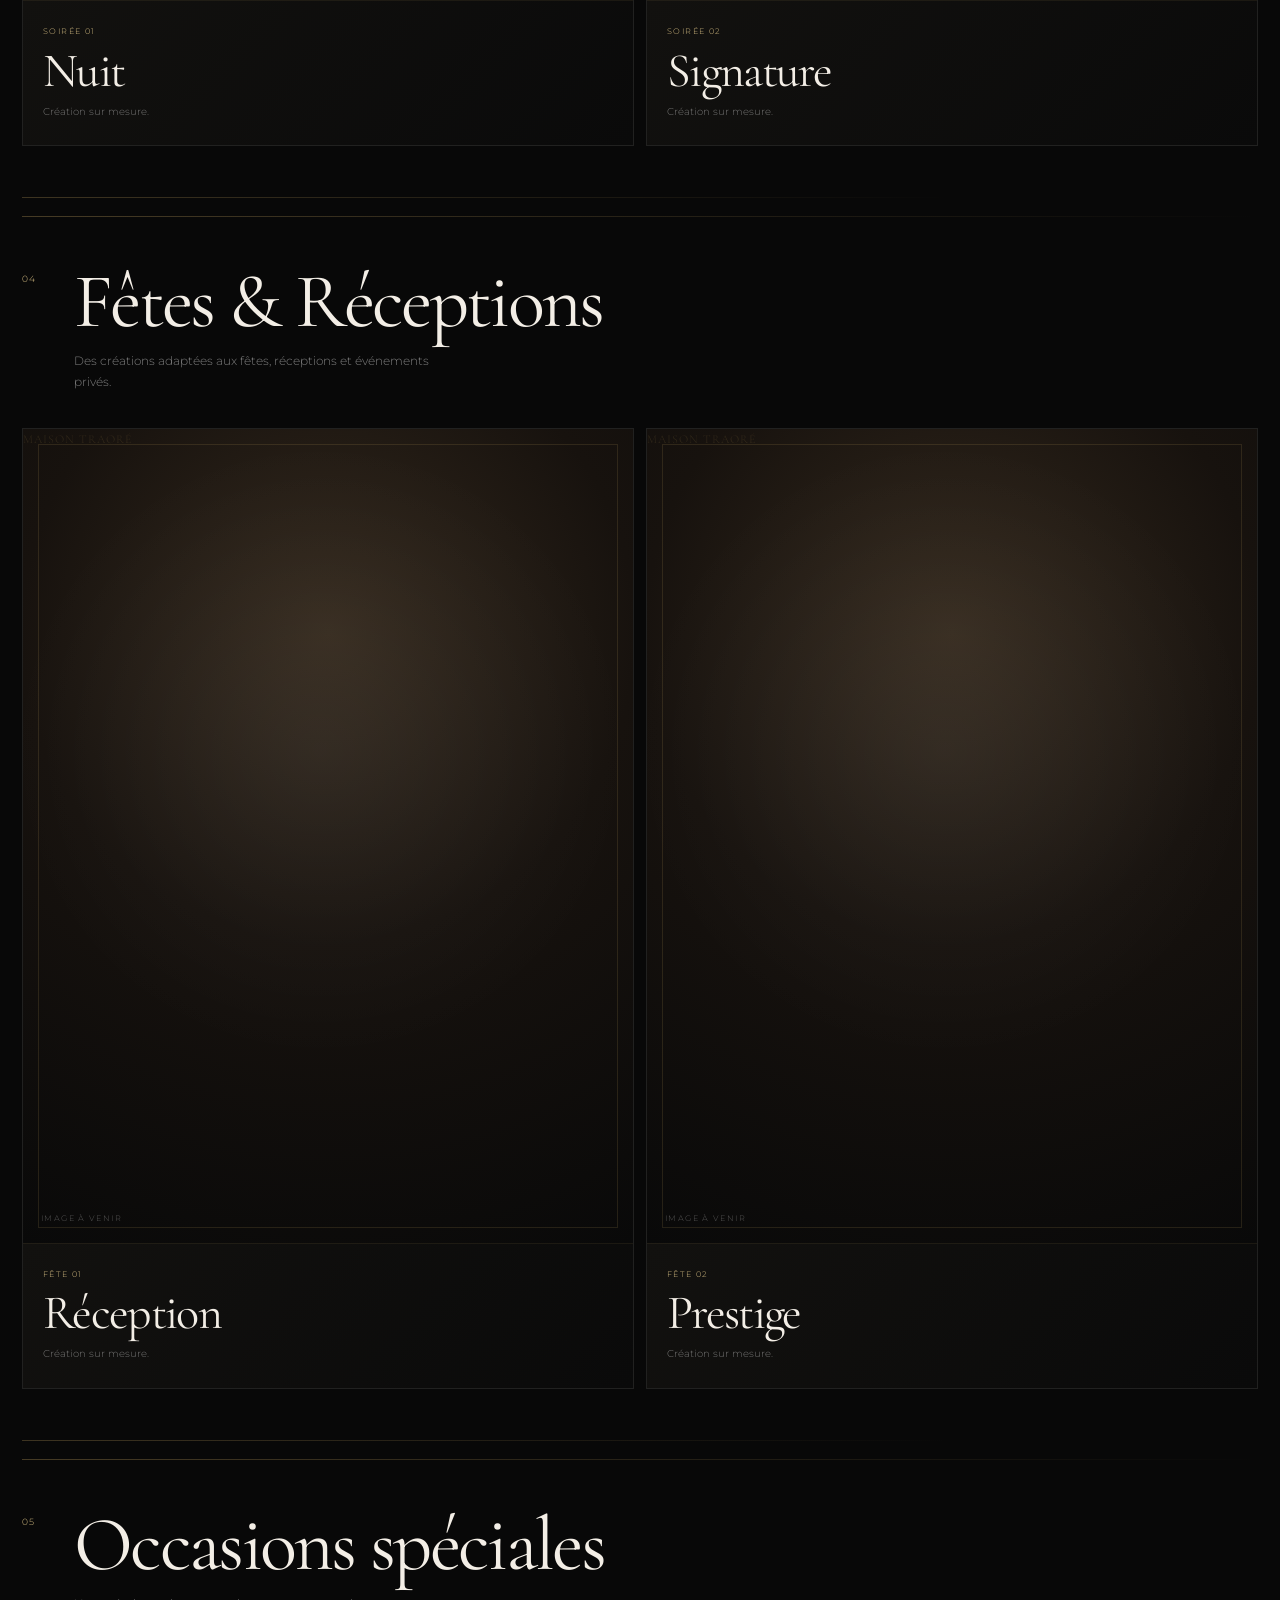
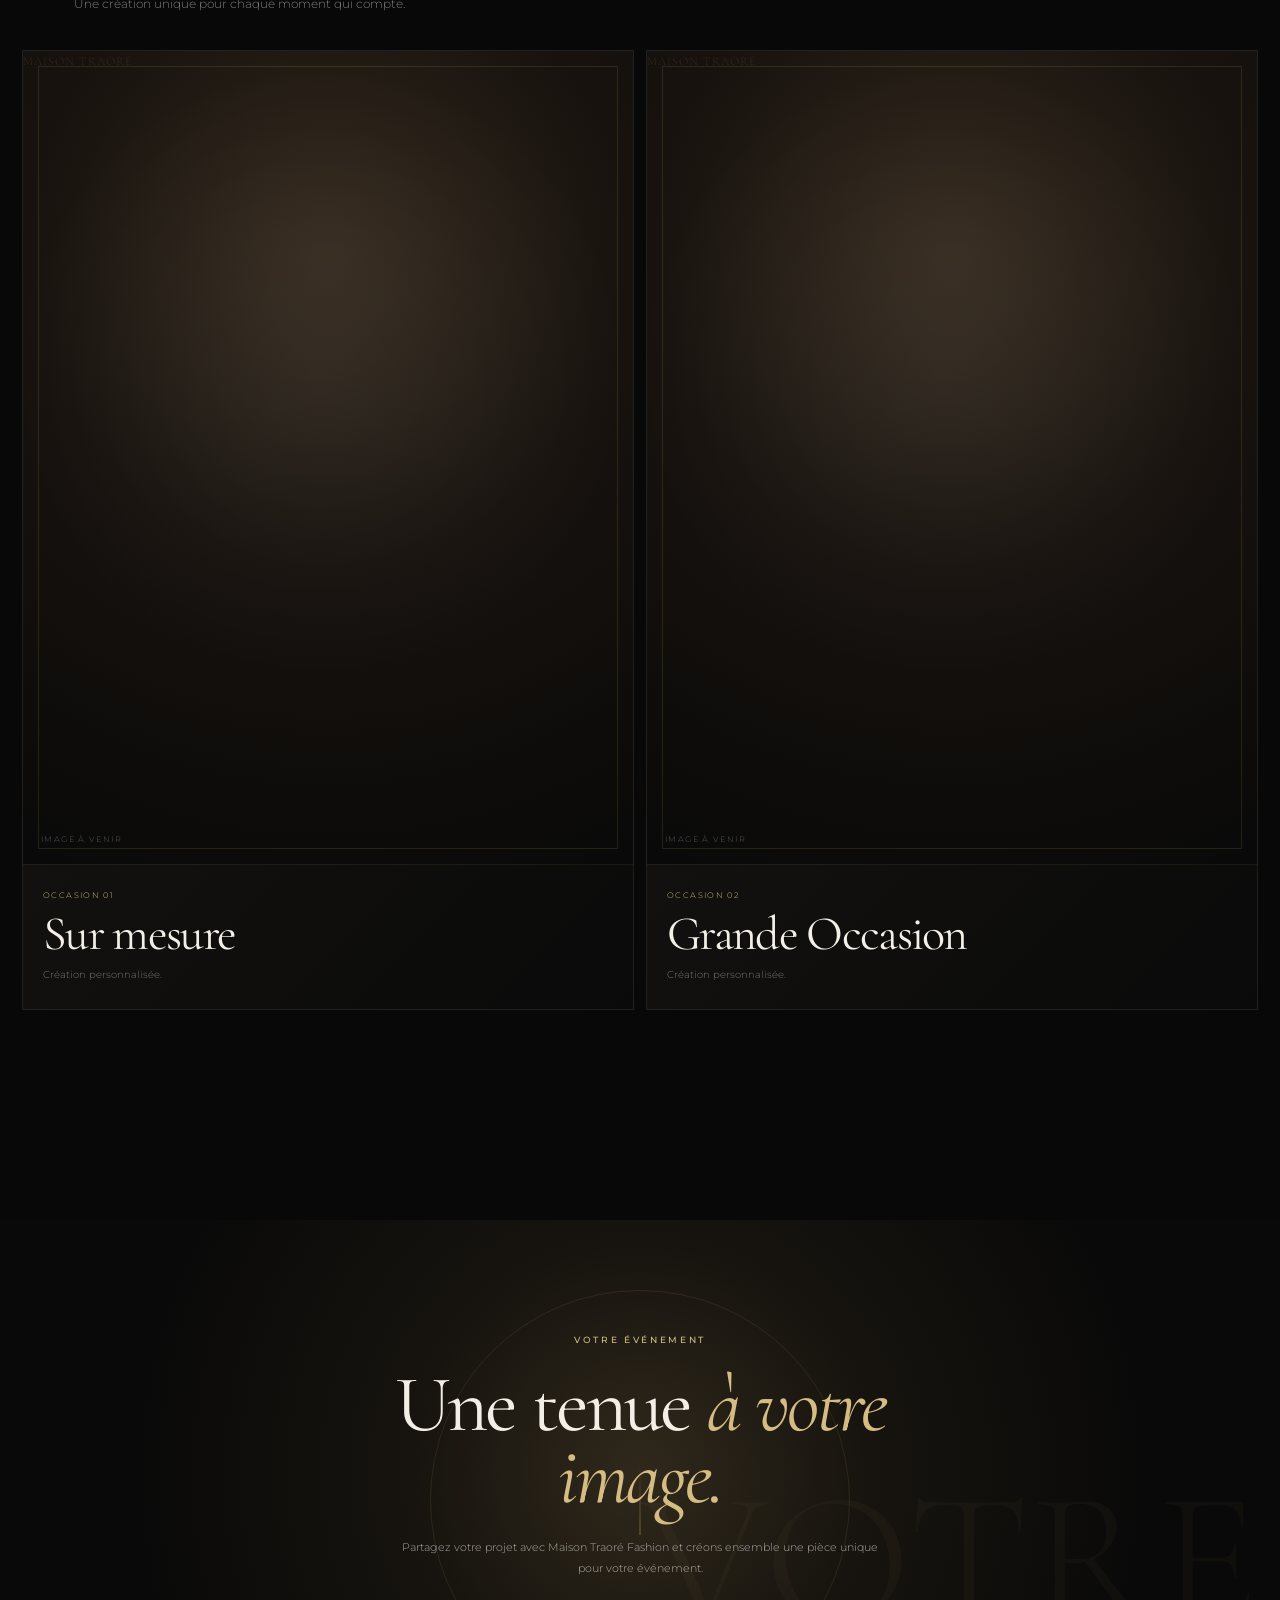
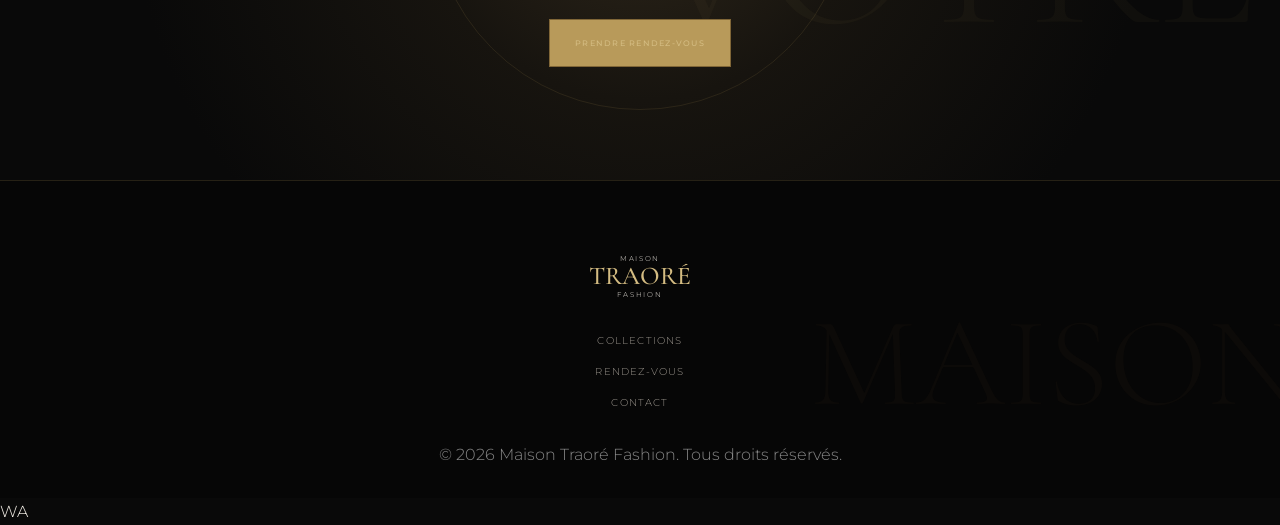
<file: evenements.html>
<!DOCTYPE html>
<html lang="fr">
<head>
    <!-- Google tag (gtag.js) -->
<script async src="https://www.googletagmanager.com/gtag/js?id=G-6TWN60QCV7"></script>
<script>
  window.dataLayer = window.dataLayer || [];
  function gtag(){dataLayer.push(arguments);}
  gtag('js', new Date());

  gtag('config', 'G-6TWN60QCV7');
</script>
    <meta charset="UTF-8">
    <meta name="viewport" content="width=device-width, initial-scale=1.0">
    <meta
        name="description"
        content="Maison Traoré Fashion — Tenues sur mesure pour mariages, cérémonies, soirées, fêtes et occasions spéciales à Lomé, Togo."
    >
    <meta
        name="keywords"
        content="tenue mariage Lomé, costume mariage Togo, robe cérémonie Lomé, tenue soirée Togo, couture cérémonie Lomé, vêtements événement Togo, haute couture cérémonie"
    >
    <meta name="author" content="Maison Traoré Fashion">
    <meta name="robots" content="index, follow">
    <meta name="theme-color" content="#0a0a0a">
    <link
        rel="canonical"
        href="https://mtprod94-droid.github.io/maisontraorefashion/evenements.html"
    >
    <meta property="og:type" content="website">
    <meta property="og:locale" content="fr_FR">
    <meta
        property="og:title"
        content="Événements & Cérémonies | Maison Traoré Fashion"
    >
    <meta
        property="og:description"
        content="Créations sur mesure pour mariages, cérémonies, soirées et occasions spéciales à Lomé."
    >
    <meta
        property="og:url"
        content="https://mtprod94-droid.github.io/maisontraorefashion/evenements.html"
    >
    <meta property="og:site_name" content="Maison Traoré Fashion">
    <title>
        Événements & Cérémonies | Maison Traoré Fashion
    </title>
    <link rel="preconnect" href="https://fonts.googleapis.com">
    <link
        rel="preconnect"
        href="https://fonts.gstatic.com"
        crossorigin
    >
    <link
        href="https://fonts.googleapis.com/css2?family=Cormorant+Garamond:wght@300;400;500;600;700&family=Montserrat:wght@300;400;500;600&display=swap"
        rel="stylesheet"
    >
    <link
        rel="stylesheet"
        href="css/style.css"
    >
</head>
<body>
<!-- =====================================================
     HEADER
     ===================================================== -->
<header class="site-header">
    <a
        href="index.html"
        class="brand"
        aria-label="Maison Traoré Fashion — Accueil"
    >
        <span class="brand-small">
            MAISON
        </span>
        <span class="brand-name">
            TRAORÉ
        </span>
        <span class="brand-small">
            FASHION
        </span>
    </a>
    <button
        class="menu-toggle"
        type="button"
        aria-label="Ouvrir le menu"
        aria-expanded="false"
        aria-controls="main-navigation"
    >
        <span></span>
        <span></span>
        <span></span>
    </button>
    <nav
        id="main-navigation"
        class="main-navigation"
        aria-label="Navigation principale"
    >
        <a href="index.html">
            Accueil
        </a>
        <a href="about.html">
            La Maison
        </a>
        <a href="collections.html">
            Collections
        </a>
        <a href="index.html#atelier">
            L'Atelier
        </a>
        <a href="rendez-vous.html">
            Rendez-vous
        </a>
        <a href="contact.html">
            Contact
        </a>
    </nav>
</header>
<!-- =====================================================
     MAIN
     ===================================================== -->
<main>
    <!-- =================================================
         HERO
         ================================================= -->
    <section class="page-hero">
        <div class="page-hero-background"></div>
        <div class="page-hero-overlay"></div>
        <div class="page-hero-content">
            <p class="eyebrow">
                COLLECTION 04
            </p>
            <h1>
                Événements
            </h1>
            <p class="hero-description">
                Des créations pensées pour les moments
                qui méritent d'être inoubliables.
            </p>
        </div>
    </section>
    <!-- =================================================
         CATALOGUE
         ================================================= -->
    <section class="catalog">
        <!-- BREADCRUMB -->
        <div class="menu-breadcrumb">
            <a href="collections.html">
                Collections
            </a>
            <span>
                /
            </span>
            <strong>
                Événements
            </strong>
        </div>
        <!-- INTRO -->
        <div class="catalog-header">
            <div class="section-label">
                MAISON TRAORÉ — ÉVÉNEMENTS
            </div>
            <h2>
                Pour les
                <em>
                    grands moments.
                </em>
            </h2>
            <p class="heading-description">
                Mariages, cérémonies, soirées,
                fêtes et occasions exceptionnelles.
                Nous créons des tenues pensées
                pour marquer chaque événement.
            </p>
        </div>
        <!-- =================================================
             CATEGORY NAVIGATION
             ================================================= -->
        <nav
            class="catalog-category-nav"
            aria-label="Catégories Événements"
        >
            <a href="#mariages">
                Mariages
            </a>
            <a href="#ceremonies">
                Cérémonies
            </a>
            <a href="#soirees">
                Soirées
            </a>
            <a href="#fetes">
                Fêtes
            </a>
            <a href="#occasions">
                Occasions spéciales
            </a>
        </nav>
        <!-- =================================================
             MARIAGES
             ================================================= -->
        <section
            id="mariages"
            class="catalog-category reveal"
        >
            <div class="category-heading">
                <span>
                    01
                </span>
                <h2>
                    Mariages
                </h2>
                <p>
                    Des créations élégantes pour
                    célébrer le plus beau des jours.
                </p>
            </div>
            <div class="catalog-grid">
                <article class="catalog-card">
                    <div class="catalog-image">
                        <span>
                            IMAGE À VENIR
                        </span>
                    </div>
                    <div class="catalog-card-info">
                        <span>
                            MARIAGE 01
                        </span>
                        <h3>
                            Cérémonie
                        </h3>
                        <p>
                            Création sur mesure.
                        </p>
                    </div>
                </article>
                <article class="catalog-card">
                    <div class="catalog-image">
                        <span>
                            IMAGE À VENIR
                        </span>
                    </div>
                    <div class="catalog-card-info">
                        <span>
                            MARIAGE 02
                        </span>
                        <h3>
                            Prestige
                        </h3>
                        <p>
                            Création sur mesure.
                        </p>
                    </div>
                </article>
            </div>
        </section>
        <!-- =================================================
             CÉRÉMONIES
             ================================================= -->
        <section
            id="ceremonies"
            class="catalog-category reveal"
        >
            <div class="category-heading">
                <span>
                    02
                </span>
                <h2>
                    Cérémonies
                </h2>
                <p>
                    Des tenues raffinées pour
                    les grandes cérémonies.
                </p>
            </div>
            <div class="catalog-grid">
                <article class="catalog-card">
                    <div class="catalog-image">
                        <span>
                            IMAGE À VENIR
                        </span>
                    </div>
                    <div class="catalog-card-info">
                        <span>
                            CÉRÉMONIE 01
                        </span>
                        <h3>
                            Élégance
                        </h3>
                        <p>
                            Création sur mesure.
                        </p>
                    </div>
                </article>
                <article class="catalog-card">
                    <div class="catalog-image">
                        <span>
                            IMAGE À VENIR
                        </span>
                    </div>
                    <div class="catalog-card-info">
                        <span>
                            CÉRÉMONIE 02
                        </span>
                        <h3>
                            Tradition
                        </h3>
                        <p>
                            Création sur mesure.
                        </p>
                    </div>
                </article>
            </div>
        </section>
        <!-- =================================================
             SOIRÉES
             ================================================= -->
        <section
            id="soirees"
            class="catalog-category reveal"
        >
            <div class="category-heading">
                <span>
                    03
                </span>
                <h2>
                    Soirées
                </h2>
                <p>
                    Des silhouettes conçues pour
                    se distinguer après la tombée de la nuit.
                </p>
            </div>
            <div class="catalog-grid">
                <article class="catalog-card">
                    <div class="catalog-image">
                        <span>
                            IMAGE À VENIR
                        </span>
                    </div>
                    <div class="catalog-card-info">
                        <span>
                            SOIRÉE 01
                        </span>
                        <h3>
                            Nuit
                        </h3>
                        <p>
                            Création sur mesure.
                        </p>
                    </div>
                </article>
                <article class="catalog-card">
                    <div class="catalog-image">
                        <span>
                            IMAGE À VENIR
                        </span>
                    </div>
                    <div class="catalog-card-info">
                        <span>
                            SOIRÉE 02
                        </span>
                        <h3>
                            Signature
                        </h3>
                        <p>
                            Création sur mesure.
                        </p>
                    </div>
                </article>
            </div>
        </section>
        <!-- =================================================
             FÊTES
             ================================================= -->
        <section
            id="fetes"
            class="catalog-category reveal"
        >
            <div class="category-heading">
                <span>
                    04
                </span>
                <h2>
                    Fêtes & Réceptions
                </h2>
                <p>
                    Des créations adaptées aux fêtes,
                    réceptions et événements privés.
                </p>
            </div>
            <div class="catalog-grid">
                <article class="catalog-card">
                    <div class="catalog-image">
                        <span>
                            IMAGE À VENIR
                        </span>
                    </div>
                    <div class="catalog-card-info">
                        <span>
                            FÊTE 01
                        </span>
                        <h3>
                            Réception
                        </h3>
                        <p>
                            Création sur mesure.
                        </p>
                    </div>
                </article>
                <article class="catalog-card">
                    <div class="catalog-image">
                        <span>
                            IMAGE À VENIR
                        </span>
                    </div>
                    <div class="catalog-card-info">
                        <span>
                            FÊTE 02
                        </span>
                        <h3>
                            Prestige
                        </h3>
                        <p>
                            Création sur mesure.
                        </p>
                    </div>
                </article>
            </div>
        </section>
        <!-- =================================================
             OCCASIONS SPÉCIALES
             ================================================= -->
        <section
            id="occasions"
            class="catalog-category reveal"
        >
            <div class="category-heading">
                <span>
                    05
                </span>
                <h2>
                    Occasions spéciales
                </h2>
                <p>
                    Une création unique pour
                    chaque moment qui compte.
                </p>
            </div>
            <div class="catalog-grid">
                <article class="catalog-card">
                    <div class="catalog-image">
                        <span>
                            IMAGE À VENIR
                        </span>
                    </div>
                    <div class="catalog-card-info">
                        <span>
                            OCCASION 01
                        </span>
                        <h3>
                            Sur mesure
                        </h3>
                        <p>
                            Création personnalisée.
                        </p>
                    </div>
                </article>
                <article class="catalog-card">
                    <div class="catalog-image">
                        <span>
                            IMAGE À VENIR
                        </span>
                    </div>
                    <div class="catalog-card-info">
                        <span>
                            OCCASION 02
                        </span>
                        <h3>
                            Grande Occasion
                        </h3>
                        <p>
                            Création personnalisée.
                        </p>
                    </div>
                </article>
            </div>
        </section>
    </section>
    <!-- =================================================
         APPOINTMENT
         ================================================= -->
    <section class="appointment">
        <div class="appointment-content">
            <p class="eyebrow">
                VOTRE ÉVÉNEMENT
            </p>
            <h2>
                Une tenue
                <em>
                    à votre image.
                </em>
            </h2>
            <p>
                Partagez votre projet avec
                Maison Traoré Fashion et créons
                ensemble une pièce unique
                pour votre événement.
            </p>
            <a
                href="rendez-vous.html"
                class="primary-button"
            >
                Prendre rendez-vous
            </a>
        </div>
    </section>
</main>
<!-- =====================================================
     FOOTER
     ===================================================== -->
<footer class="site-footer">
    <div class="footer-brand">
        <span>
            MAISON
        </span>
        <strong>
            TRAORÉ
        </strong>
        <span>
            FASHION
        </span>
    </div>
    <div class="footer-links">
        <a href="collections.html">
            Collections
        </a>
        <a href="rendez-vous.html">
            Rendez-vous
        </a>
        <a href="contact.html">
            Contact
        </a>
    </div>
    <p>
        © 2026 Maison Traoré Fashion.
        Tous droits réservés.
    </p>
</footer>
<!-- =====================================================
     WHATSAPP
     ===================================================== -->
<a
    href="https://wa.me/22890509669"
    class="whatsapp-float"
    target="_blank"
    rel="noopener noreferrer"
    aria-label="Contacter Maison Traoré Fashion sur WhatsApp"
>
    WA
</a>
<!-- =====================================================
     JAVASCRIPT
     ===================================================== -->
<script src="js/script.js"></script>
</body>
</html>
</file>
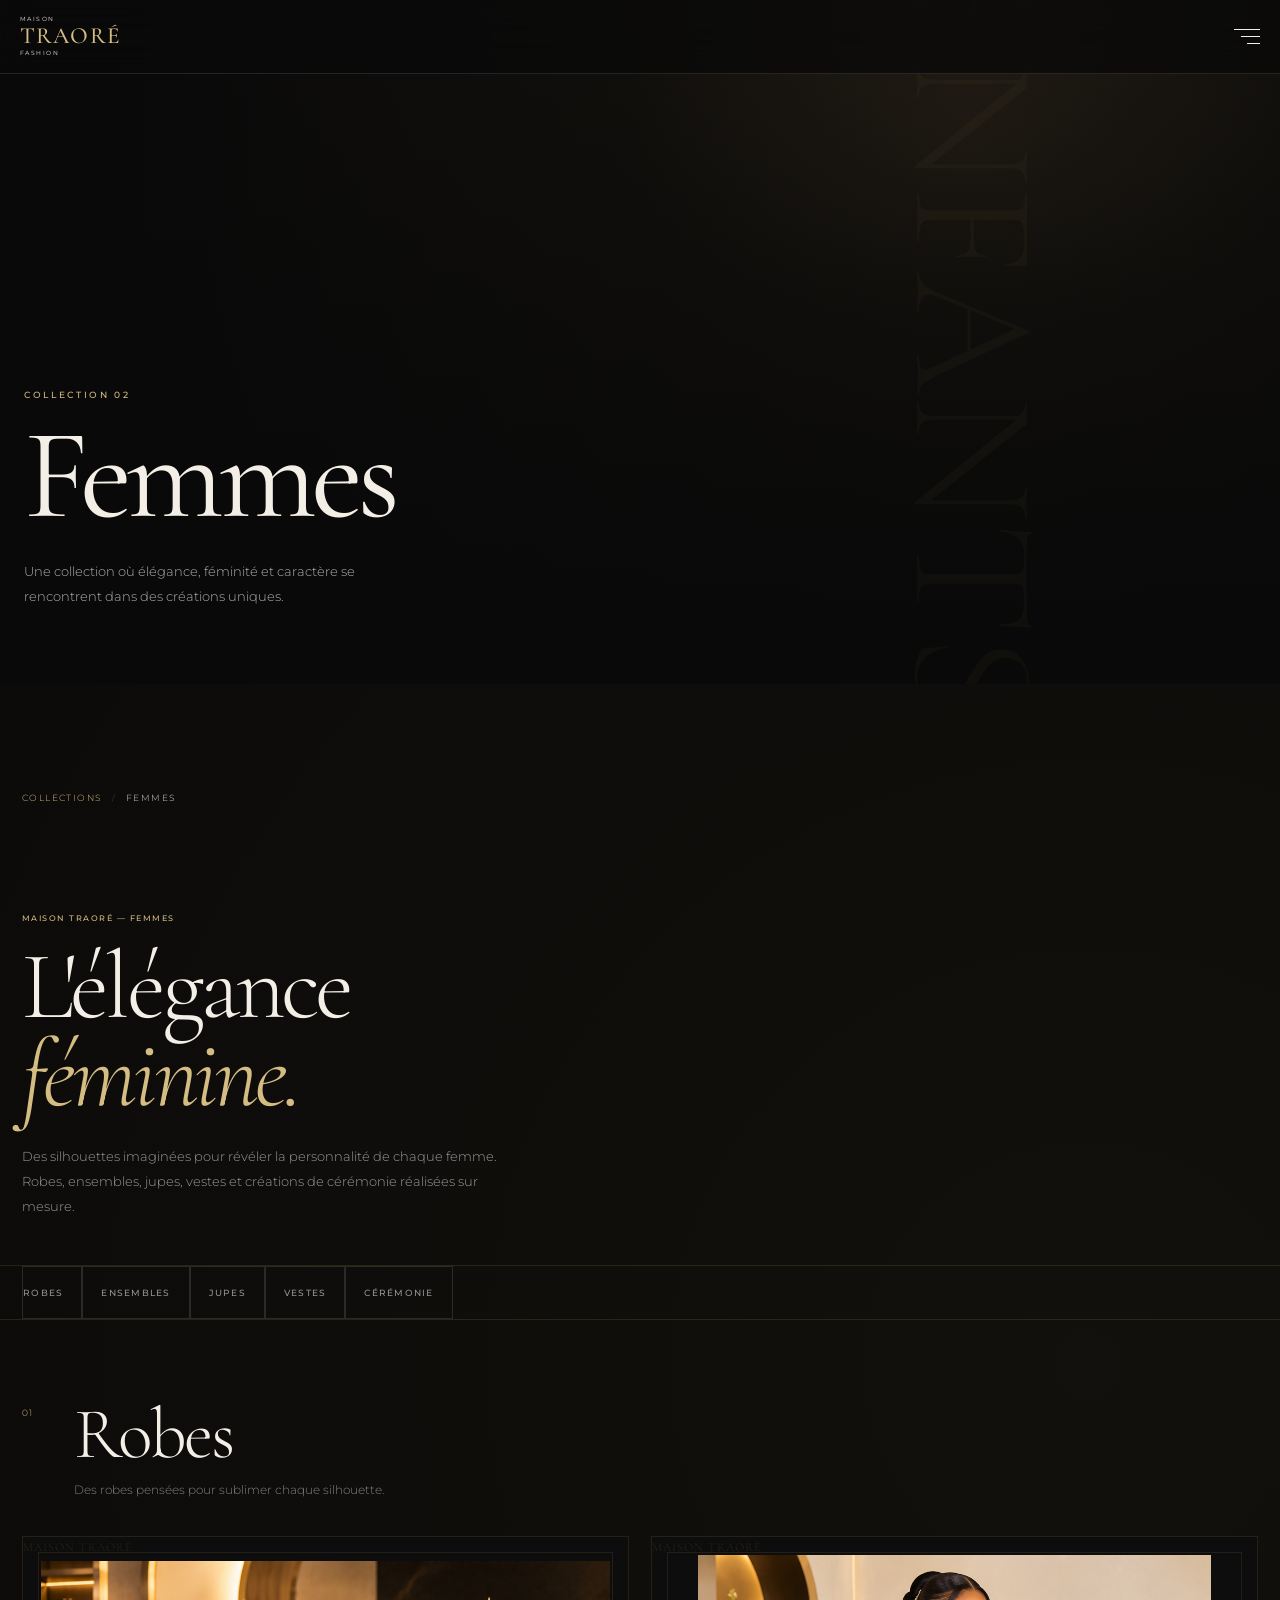
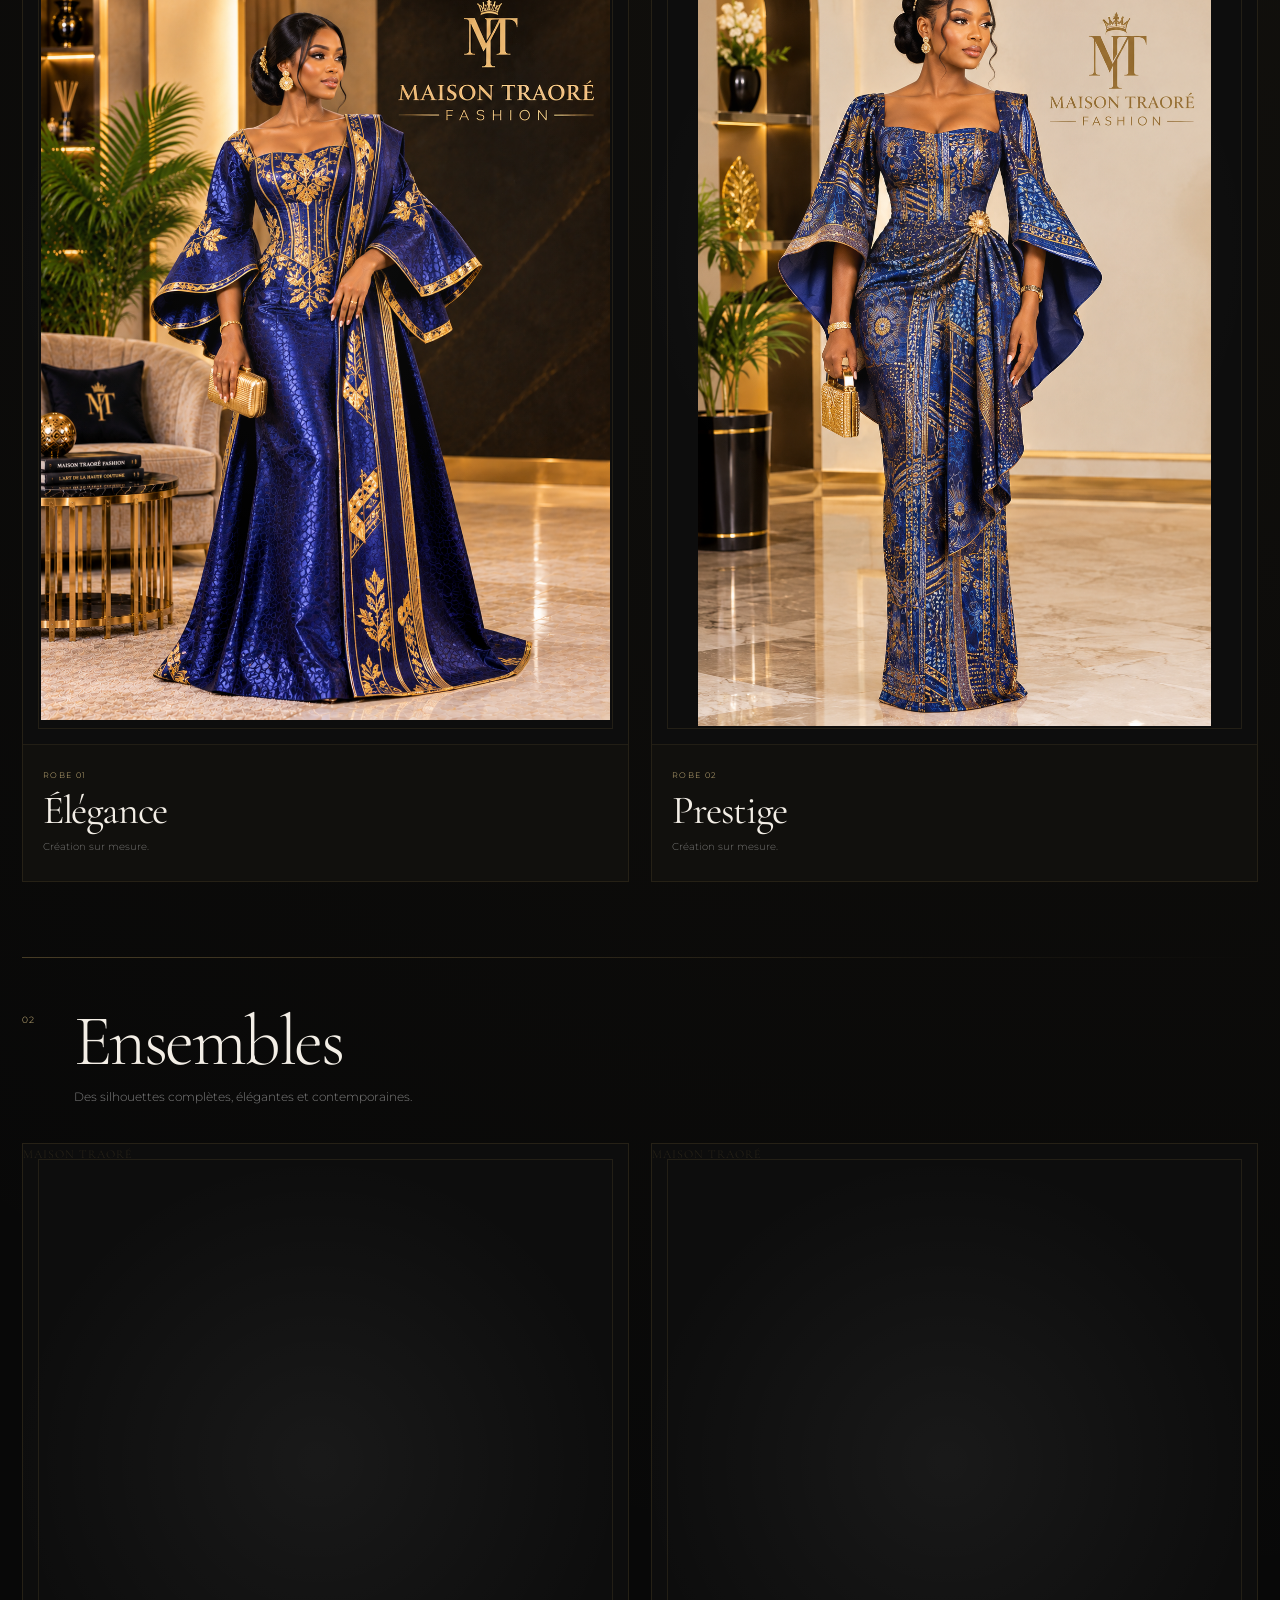
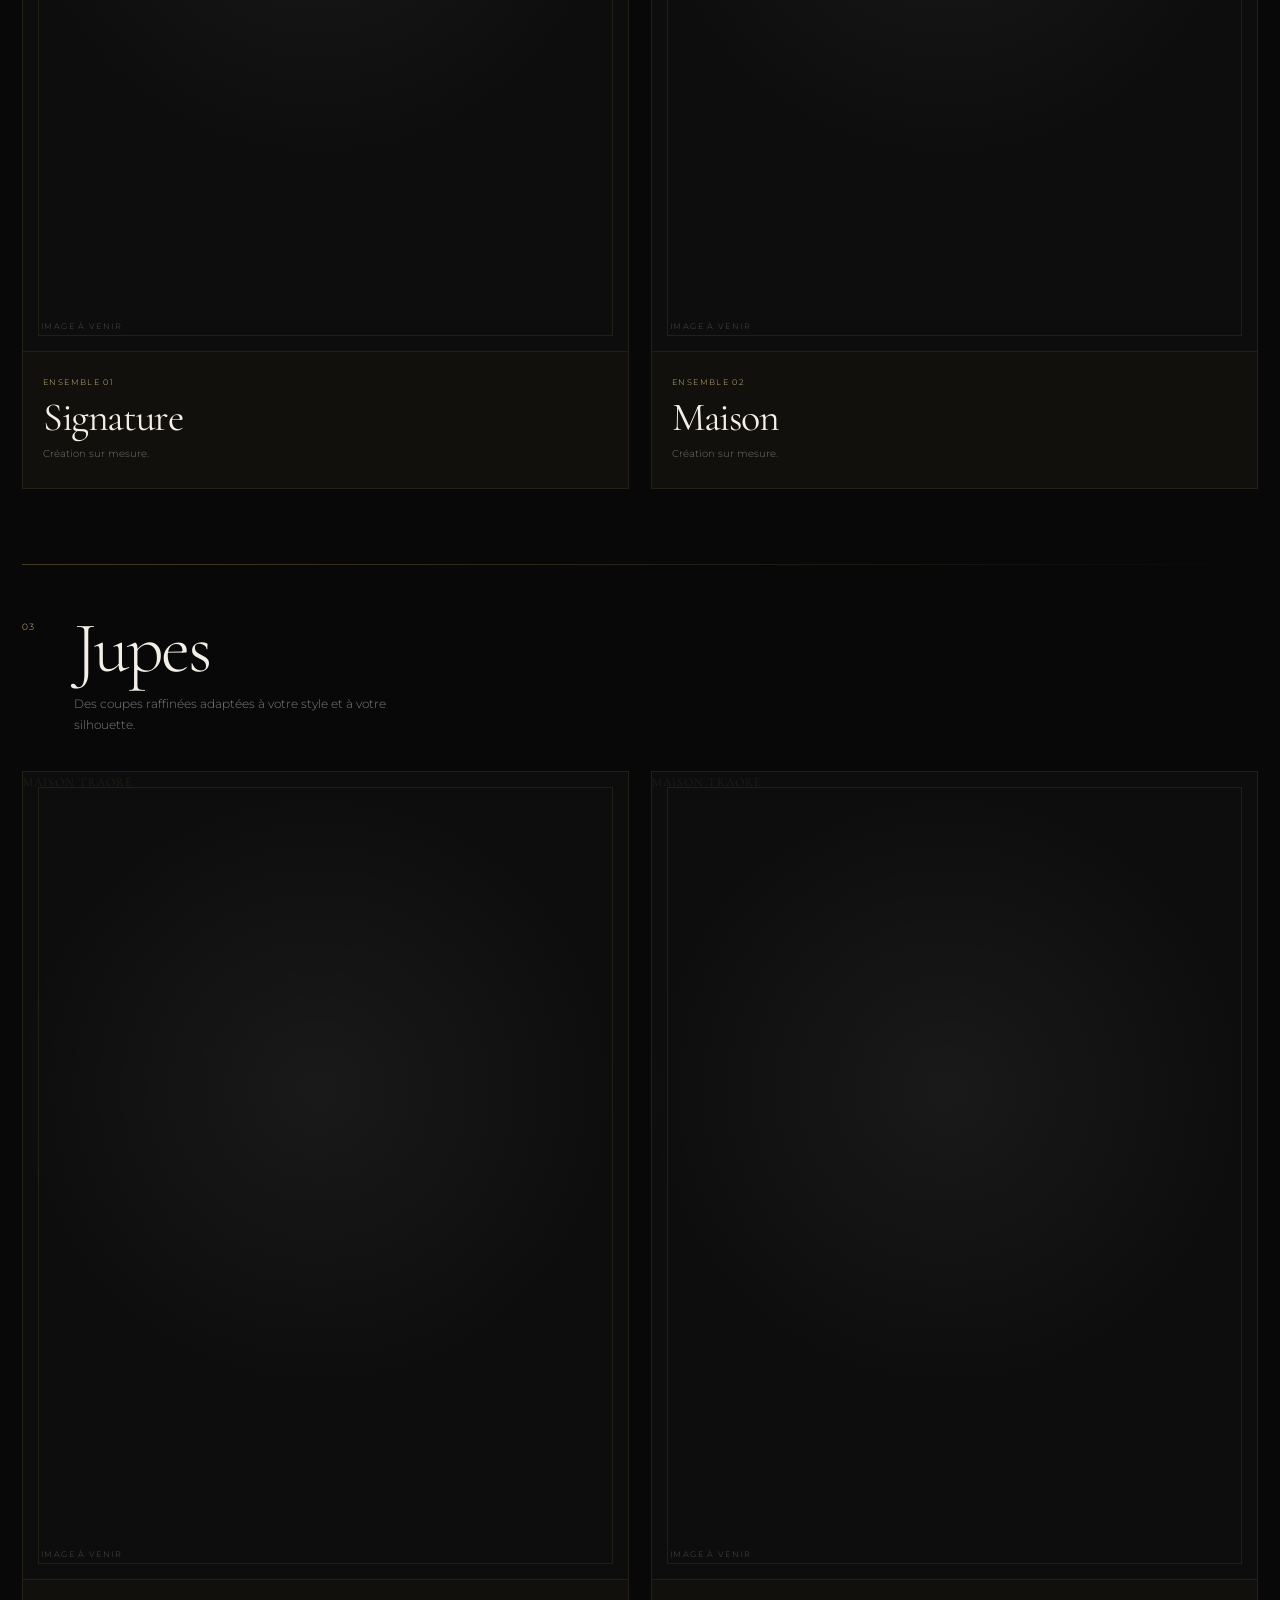
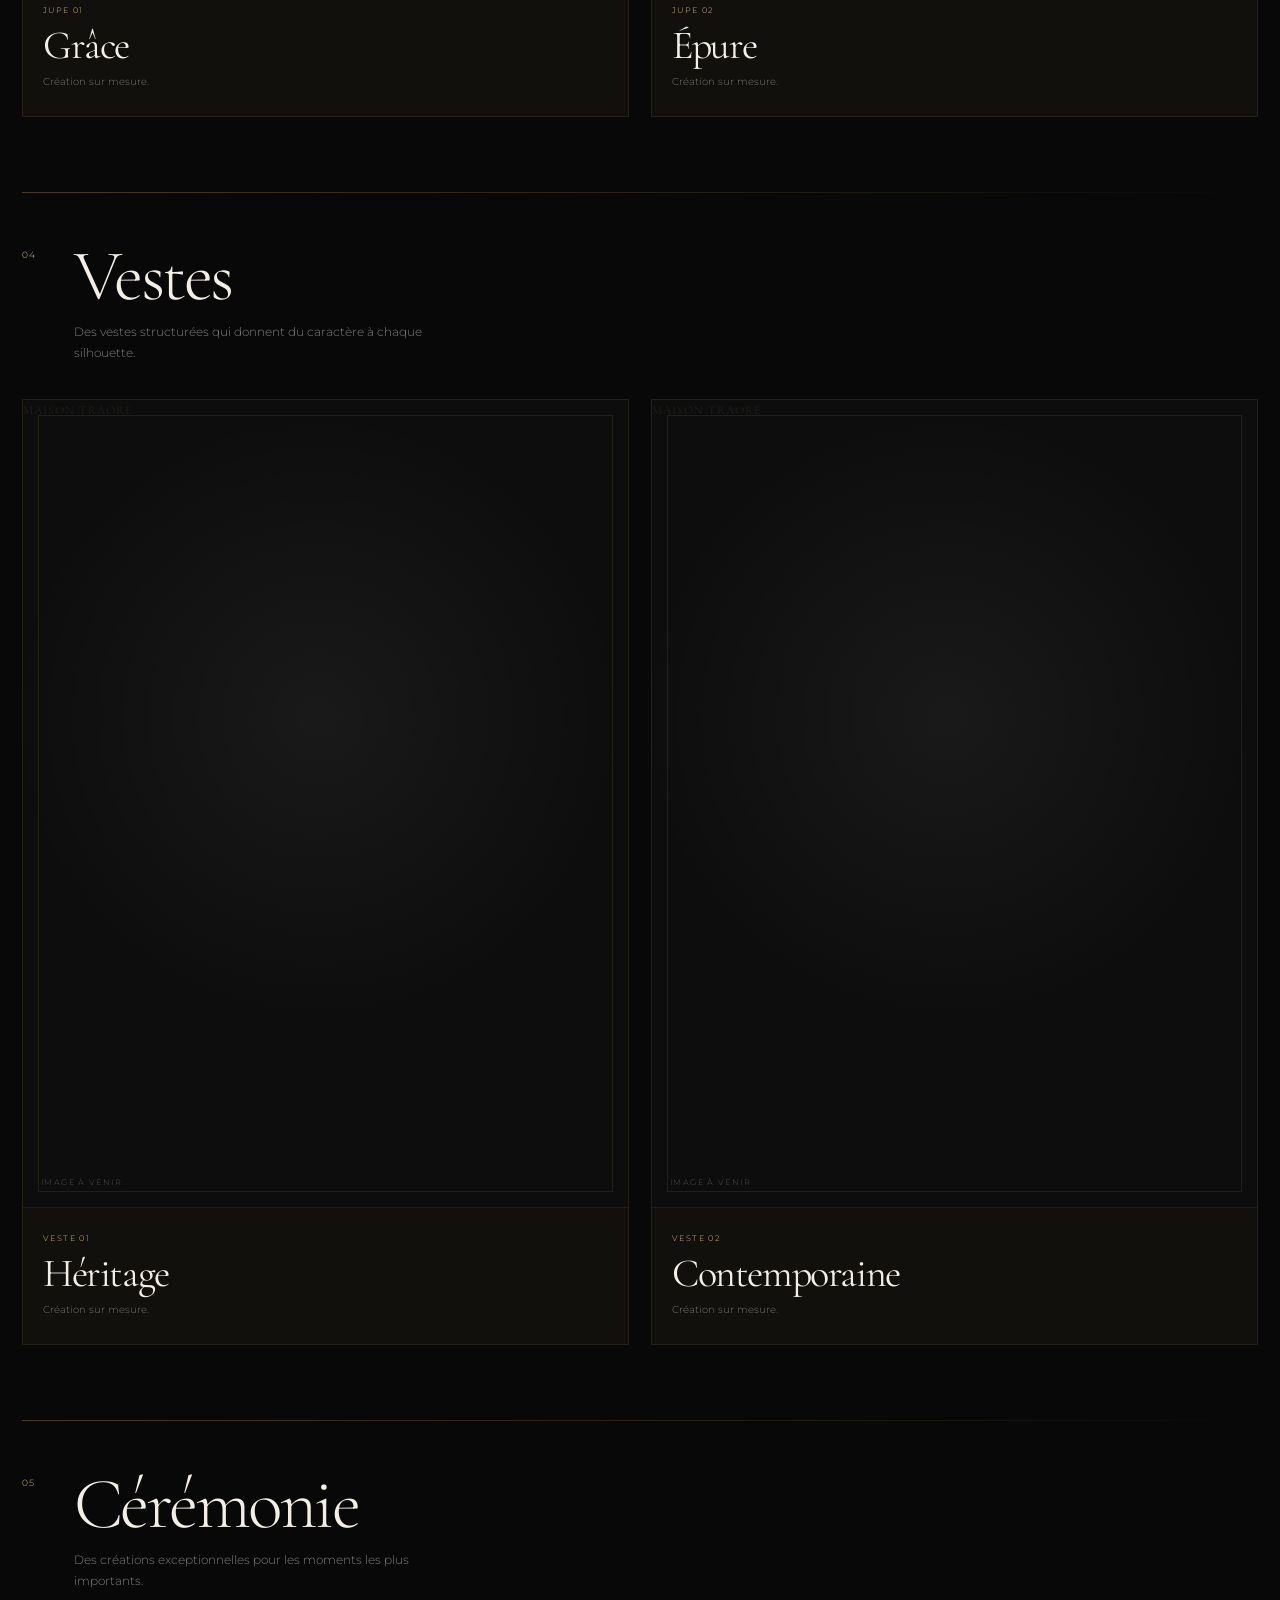
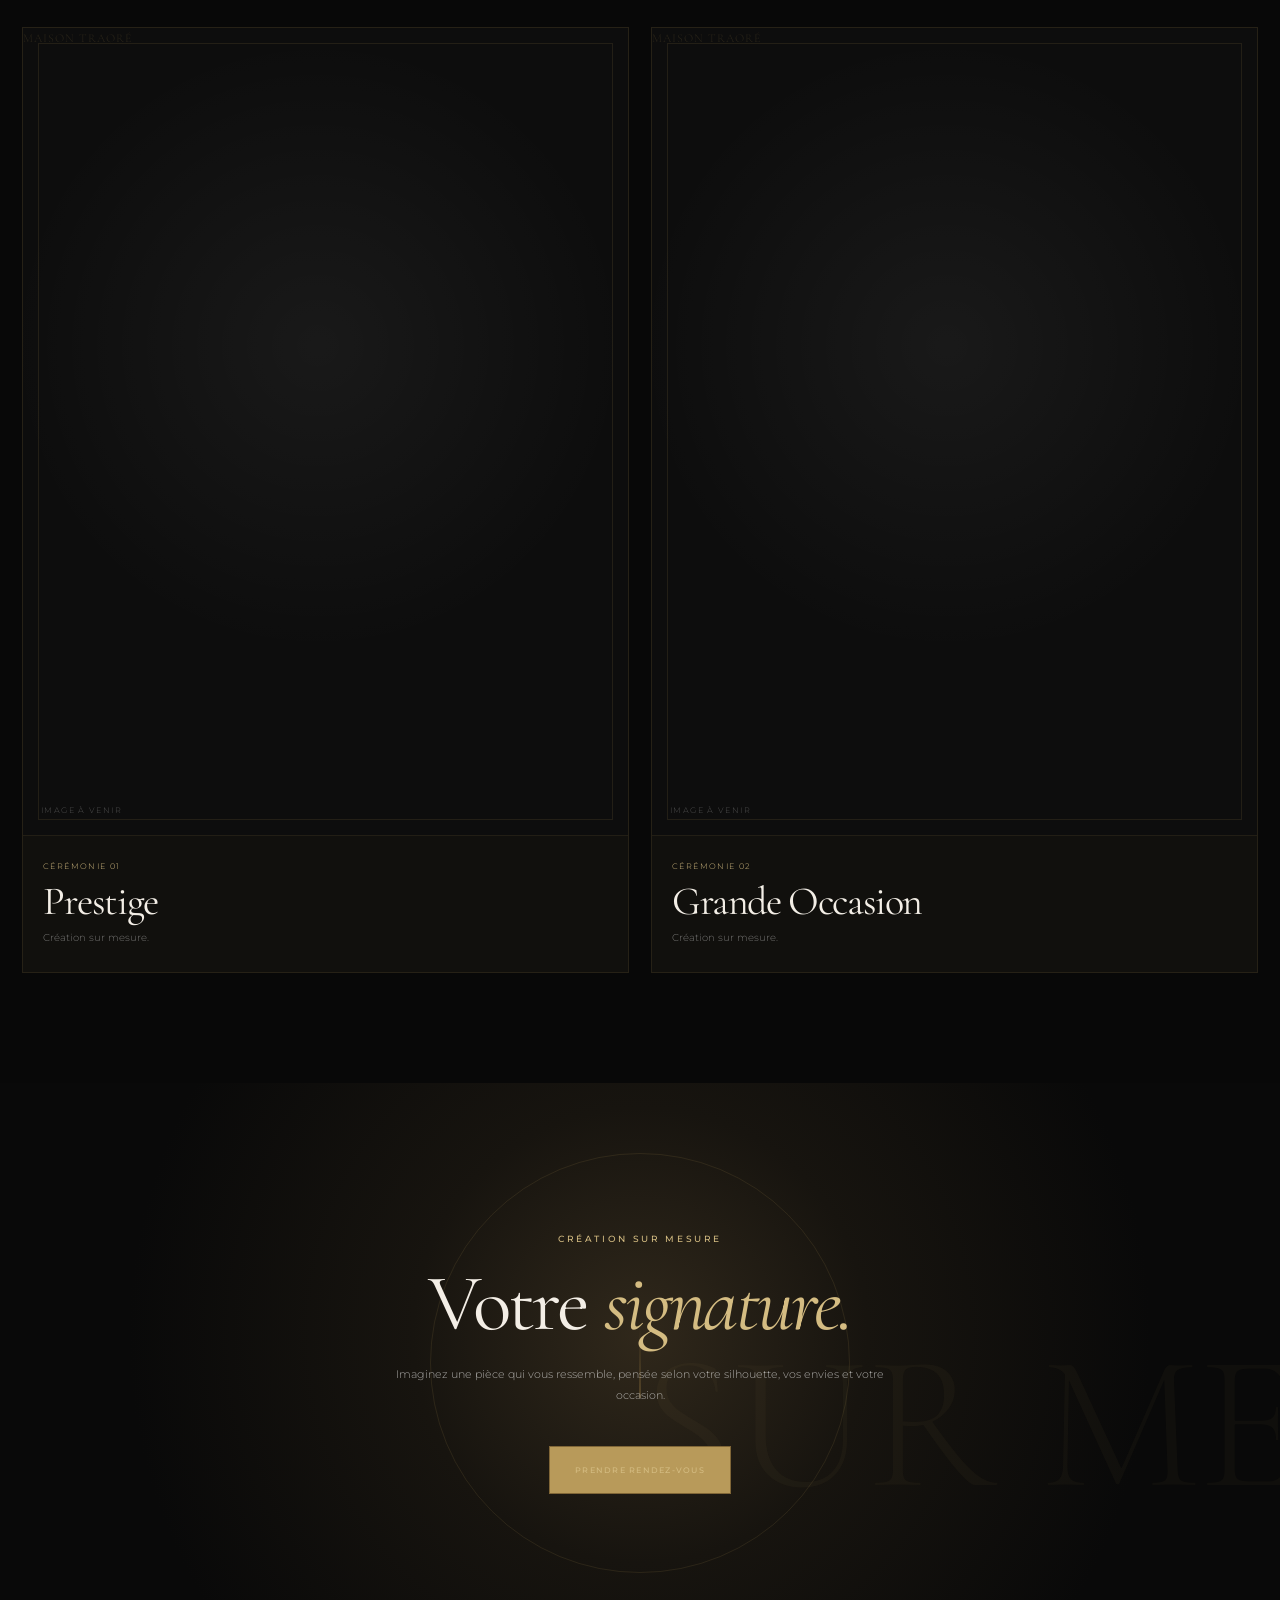
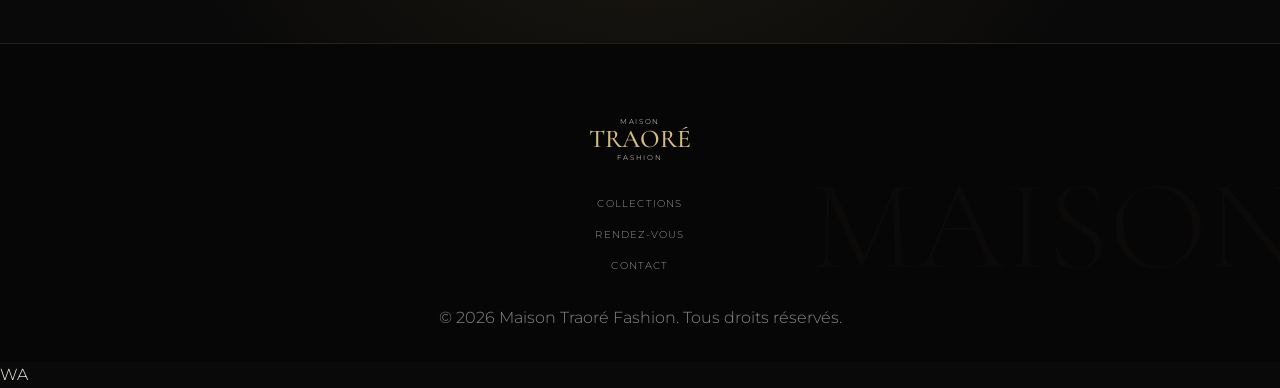
<file: femmes.html>
<!DOCTYPE html>
<html lang="fr">
<head>
    <!-- Google tag (gtag.js) -->
<script async src="https://www.googletagmanager.com/gtag/js?id=G-6TWN60QCV7"></script>
<script>
  window.dataLayer = window.dataLayer || [];
  function gtag(){dataLayer.push(arguments);}
  gtag('js', new Date());

  gtag('config', 'G-6TWN60QCV7');
</script>
    <meta charset="UTF-8">
    <meta name="viewport" content="width=device-width, initial-scale=1.0">
    <meta
        name="description"
        content="Maison Traoré Fashion — Collection Femme à Lomé. Robes, ensembles, créations élégantes et tenues sur mesure pour femmes au Togo."
    >
    <meta
        name="keywords"
        content="mode femme Lomé, robe sur mesure Lomé, styliste femme Togo, couture femme Lomé, vêtements femme Togo, haute couture femme Togo, ensemble femme sur mesure"
    >
    <meta name="author" content="Maison Traoré Fashion">
    <meta name="robots" content="index, follow">
    <meta name="theme-color" content="#0a0a0a">
    <link
        rel="canonical"
        href="https://mtprod94-droid.github.io/maisontraorefashion/femmes.html"
    >
    <meta property="og:type" content="website">
    <meta property="og:locale" content="fr_FR">
    <meta
        property="og:title"
        content="Collection Femme | Maison Traoré Fashion"
    >
    <meta
        property="og:description"
        content="Découvrez les créations Femme sur mesure de Maison Traoré Fashion à Lomé."
    >
    <meta
        property="og:url"
        content="https://mtprod94-droid.github.io/maisontraorefashion/femmes.html"
    >
    <meta property="og:site_name" content="Maison Traoré Fashion">
    <title>
        Collection Femme | Maison Traoré Fashion
    </title>
    <link rel="preconnect" href="https://fonts.googleapis.com">
    <link
        rel="preconnect"
        href="https://fonts.gstatic.com"
        crossorigin
    >
    <link
        href="https://fonts.googleapis.com/css2?family=Cormorant+Garamond:wght@300;400;500;600;700&family=Montserrat:wght@300;400;500;600&display=swap"
        rel="stylesheet"
    >
    <link
        rel="stylesheet"
        href="css/style.css"
    >
</head>
<body>
<!-- =====================================================
     HEADER
     ===================================================== -->
<header class="site-header">
    <a
        href="index.html"
        class="brand"
        aria-label="Maison Traoré Fashion — Accueil"
    >
        <span class="brand-small">
            MAISON
        </span>
        <span class="brand-name">
            TRAORÉ
        </span>
        <span class="brand-small">
            FASHION
        </span>
    </a>
    <button
        class="menu-toggle"
        type="button"
        aria-label="Ouvrir le menu"
        aria-expanded="false"
        aria-controls="main-navigation"
    >
        <span></span>
        <span></span>
        <span></span>
    </button>
    <nav
        id="main-navigation"
        class="main-navigation"
        aria-label="Navigation principale"
    >
        <a href="index.html">
            Accueil
        </a>
        <a href="about.html">
            La Maison
        </a>
        <a href="collections.html">
            Collections
        </a>
        <a href="index.html#atelier">
            L'Atelier
        </a>
        <a href="rendez-vous.html">
            Rendez-vous
        </a>
        <a href="contact.html">
            Contact
        </a>
    </nav>
</header>
<!-- =====================================================
     MAIN
     ===================================================== -->
<main>
    <!-- =================================================
         HERO
         ================================================= -->
    <section class="page-hero">
        <div class="page-hero-background"></div>
        <div class="page-hero-overlay"></div>
        <div class="page-hero-content">
            <p class="eyebrow">
                COLLECTION 02
            </p>
            <h1>
                Femmes
            </h1>
            <p class="hero-description">
                Une collection où élégance,
                féminité et caractère se rencontrent
                dans des créations uniques.
            </p>
        </div>
    </section>
    <!-- =================================================
         CATALOGUE
         ================================================= -->
    <section class="catalog">
        <!-- BREADCRUMB -->
        <div class="menu-breadcrumb">
            <a href="collections.html">
                Collections
            </a>
            <span>/</span>
            <strong>
                Femmes
            </strong>
        </div>
        <!-- INTRO -->
        <div class="catalog-header">
            <div class="section-label">
                MAISON TRAORÉ — FEMMES
            </div>
            <h2>
                L'élégance
                <em>
                    féminine.
                </em>
            </h2>
            <p class="heading-description">
                Des silhouettes imaginées pour révéler
                la personnalité de chaque femme.
                Robes, ensembles, jupes, vestes
                et créations de cérémonie réalisées
                sur mesure.
            </p>
        </div>
        <!-- =================================================
             CATEGORY NAVIGATION
             ================================================= -->
        <nav
            class="catalog-category-nav"
            aria-label="Catégories Femme"
        >
            <a href="#robes">
                Robes
            </a>
            <a href="#ensembles">
                Ensembles
            </a>
            <a href="#jupes">
                Jupes
            </a>
            <a href="#vestes">
                Vestes
            </a>
            <a href="#ceremonie">
                Cérémonie
            </a>
        </nav>
        <!-- =================================================
             ROBES
             ================================================= -->
        <section
            id="robes"
            class="catalog-category reveal"
        >
            <div class="category-heading">
                <span>
                    01
                </span>
                <h2>
                    Robes
                </h2>
                <p>
                    Des robes pensées pour sublimer
                    chaque silhouette.
                </p>
            </div>
            <div class="catalog-grid">
                <article class="catalog-card">
                    <div class="catalog-image">
    <img
        src="images/images/hero/images/collections/images/hommes/images/femmes/robes-signature-01.PNG"
        alt="Robe Signature — Maison Traoré Fashion"
    >
</div>
                    <div class="catalog-card-info">
                        <span>
                            ROBE 01
                        </span>
                        <h3>
                            Élégance
                        </h3>
                        <p>
                            Création sur mesure.
                        </p>
                    </div>
                </article>
                <article class="catalog-card">
                    <div class="catalog-image">
    <img
        src="images/images/hero/images/collections/images/hommes/images/femmes/robes-prestige-01.PNG"
        alt="Robe Prestige — Maison Traoré Fashion"
    >
</div>
                    <div class="catalog-card-info">
                        <span>
                            ROBE 02
                        </span>
                        <h3>
                            Prestige
                        </h3>
                        <p>
                            Création sur mesure.
                        </p>
                    </div>
                </article>
            </div>
        </section>
        <!-- =================================================
             ENSEMBLES
             ================================================= -->
        <section
            id="ensembles"
            class="catalog-category reveal"
        >
            <div class="category-heading">
                <span>
                    02
                </span>
                <h2>
                    Ensembles
                </h2>
                <p>
                    Des silhouettes complètes,
                    élégantes et contemporaines.
                </p>
            </div>
            <div class="catalog-grid">
                <article class="catalog-card">
                    <div class="catalog-image">
                        <span>
                            IMAGE À VENIR
                        </span>
                    </div>
                    <div class="catalog-card-info">
                        <span>
                            ENSEMBLE 01
                        </span>
                        <h3>
                            Signature
                        </h3>
                        <p>
                            Création sur mesure.
                        </p>
                    </div>
                </article>
                <article class="catalog-card">
                    <div class="catalog-image">
                        <span>
                            IMAGE À VENIR
                        </span>
                    </div>
                    <div class="catalog-card-info">
                        <span>
                            ENSEMBLE 02
                        </span>
                        <h3>
                            Maison
                        </h3>
                        <p>
                            Création sur mesure.
                        </p>
                    </div>
                </article>
            </div>
        </section>
        <!-- =================================================
             JUPES
             ================================================= -->
        <section
            id="jupes"
            class="catalog-category reveal"
        >
            <div class="category-heading">
                <span>
                    03
                </span>
                <h2>
                    Jupes
                </h2>
                <p>
                    Des coupes raffinées adaptées
                    à votre style et à votre silhouette.
                </p>
            </div>
            <div class="catalog-grid">
                <article class="catalog-card">
                    <div class="catalog-image">
                        <span>
                            IMAGE À VENIR
                        </span>
                    </div>
                    <div class="catalog-card-info">
                        <span>
                            JUPE 01
                        </span>
                        <h3>
                            Grâce
                        </h3>
                        <p>
                            Création sur mesure.
                        </p>
                    </div>
                </article>
                <article class="catalog-card">
                    <div class="catalog-image">
                        <span>
                            IMAGE À VENIR
                        </span>
                    </div>
                    <div class="catalog-card-info">
                        <span>
                            JUPE 02
                        </span>
                        <h3>
                            Épure
                        </h3>
                        <p>
                            Création sur mesure.
                        </p>
                    </div>
                </article>
            </div>
        </section>
        <!-- =================================================
             VESTES
             ================================================= -->
        <section
            id="vestes"
            class="catalog-category reveal"
        >
            <div class="category-heading">
                <span>
                    04
                </span>
                <h2>
                    Vestes
                </h2>
                <p>
                    Des vestes structurées qui donnent
                    du caractère à chaque silhouette.
                </p>
            </div>
            <div class="catalog-grid">
                <article class="catalog-card">
                    <div class="catalog-image">
                        <span>
                            IMAGE À VENIR
                        </span>
                    </div>
                    <div class="catalog-card-info">
                        <span>
                            VESTE 01
                        </span>
                        <h3>
                            Héritage
                        </h3>
                        <p>
                            Création sur mesure.
                        </p>
                    </div>
                </article>
                <article class="catalog-card">
                    <div class="catalog-image">
                        <span>
                            IMAGE À VENIR
                        </span>
                    </div>
                    <div class="catalog-card-info">
                        <span>
                            VESTE 02
                        </span>
                        <h3>
                            Contemporaine
                        </h3>
                        <p>
                            Création sur mesure.
                        </p>
                    </div>
                </article>
            </div>
        </section>
        <!-- =================================================
             CÉRÉMONIE
             ================================================= -->
        <section
            id="ceremonie"
            class="catalog-category reveal"
        >
            <div class="category-heading">
                <span>
                    05
                </span>
                <h2>
                    Cérémonie
                </h2>
                <p>
                    Des créations exceptionnelles pour
                    les moments les plus importants.
                </p>
            </div>
            <div class="catalog-grid">
                <article class="catalog-card">
                    <div class="catalog-image">
                        <span>
                            IMAGE À VENIR
                        </span>
                    </div>
                    <div class="catalog-card-info">
                        <span>
                            CÉRÉMONIE 01
                        </span>
                        <h3>
                            Prestige
                        </h3>
                        <p>
                            Création sur mesure.
                        </p>
                    </div>
                </article>
                <article class="catalog-card">
                    <div class="catalog-image">
                        <span>
                            IMAGE À VENIR
                        </span>
                    </div>
                    <div class="catalog-card-info">
                        <span>
                            CÉRÉMONIE 02
                        </span>
                        <h3>
                            Grande Occasion
                        </h3>
                        <p>
                            Création sur mesure.
                        </p>
                    </div>
                </article>
            </div>
        </section>
    </section>
    <!-- =================================================
         RENDEZ-VOUS
         ================================================= -->
    <section class="appointment">
        <div class="appointment-content">
            <p class="eyebrow">
                CRÉATION SUR MESURE
            </p>
            <h2>
                Votre
                <em>
                    signature.
                </em>
            </h2>
            <p>
                Imaginez une pièce qui vous ressemble,
                pensée selon votre silhouette,
                vos envies et votre occasion.
            </p>
            <a
                href="rendez-vous.html"
                class="primary-button"
            >
                Prendre rendez-vous
            </a>
        </div>
    </section>
</main>
<!-- =====================================================
     FOOTER
     ===================================================== -->
<footer class="site-footer">
    <div class="footer-brand">
        <span>
            MAISON
        </span>
        <strong>
            TRAORÉ
        </strong>
        <span>
            FASHION
        </span>
    </div>
    <div class="footer-links">
        <a href="collections.html">
            Collections
        </a>
        <a href="rendez-vous.html">
            Rendez-vous
        </a>
        <a href="contact.html">
            Contact
        </a>
    </div>
    <p>
        © 2026 Maison Traoré Fashion.
        Tous droits réservés.
    </p>
</footer>
<!-- =====================================================
     WHATSAPP
     ===================================================== -->
<a
    href="https://wa.me/22890509669"
    class="whatsapp-float"
    target="_blank"
    rel="noopener noreferrer"
    aria-label="Contacter Maison Traoré Fashion sur WhatsApp"
>
    WA
</a>
<!-- =====================================================
     JAVASCRIPT
     ===================================================== -->
<script
    src="js/script.js"
></script>
</body>
</html>
</file>
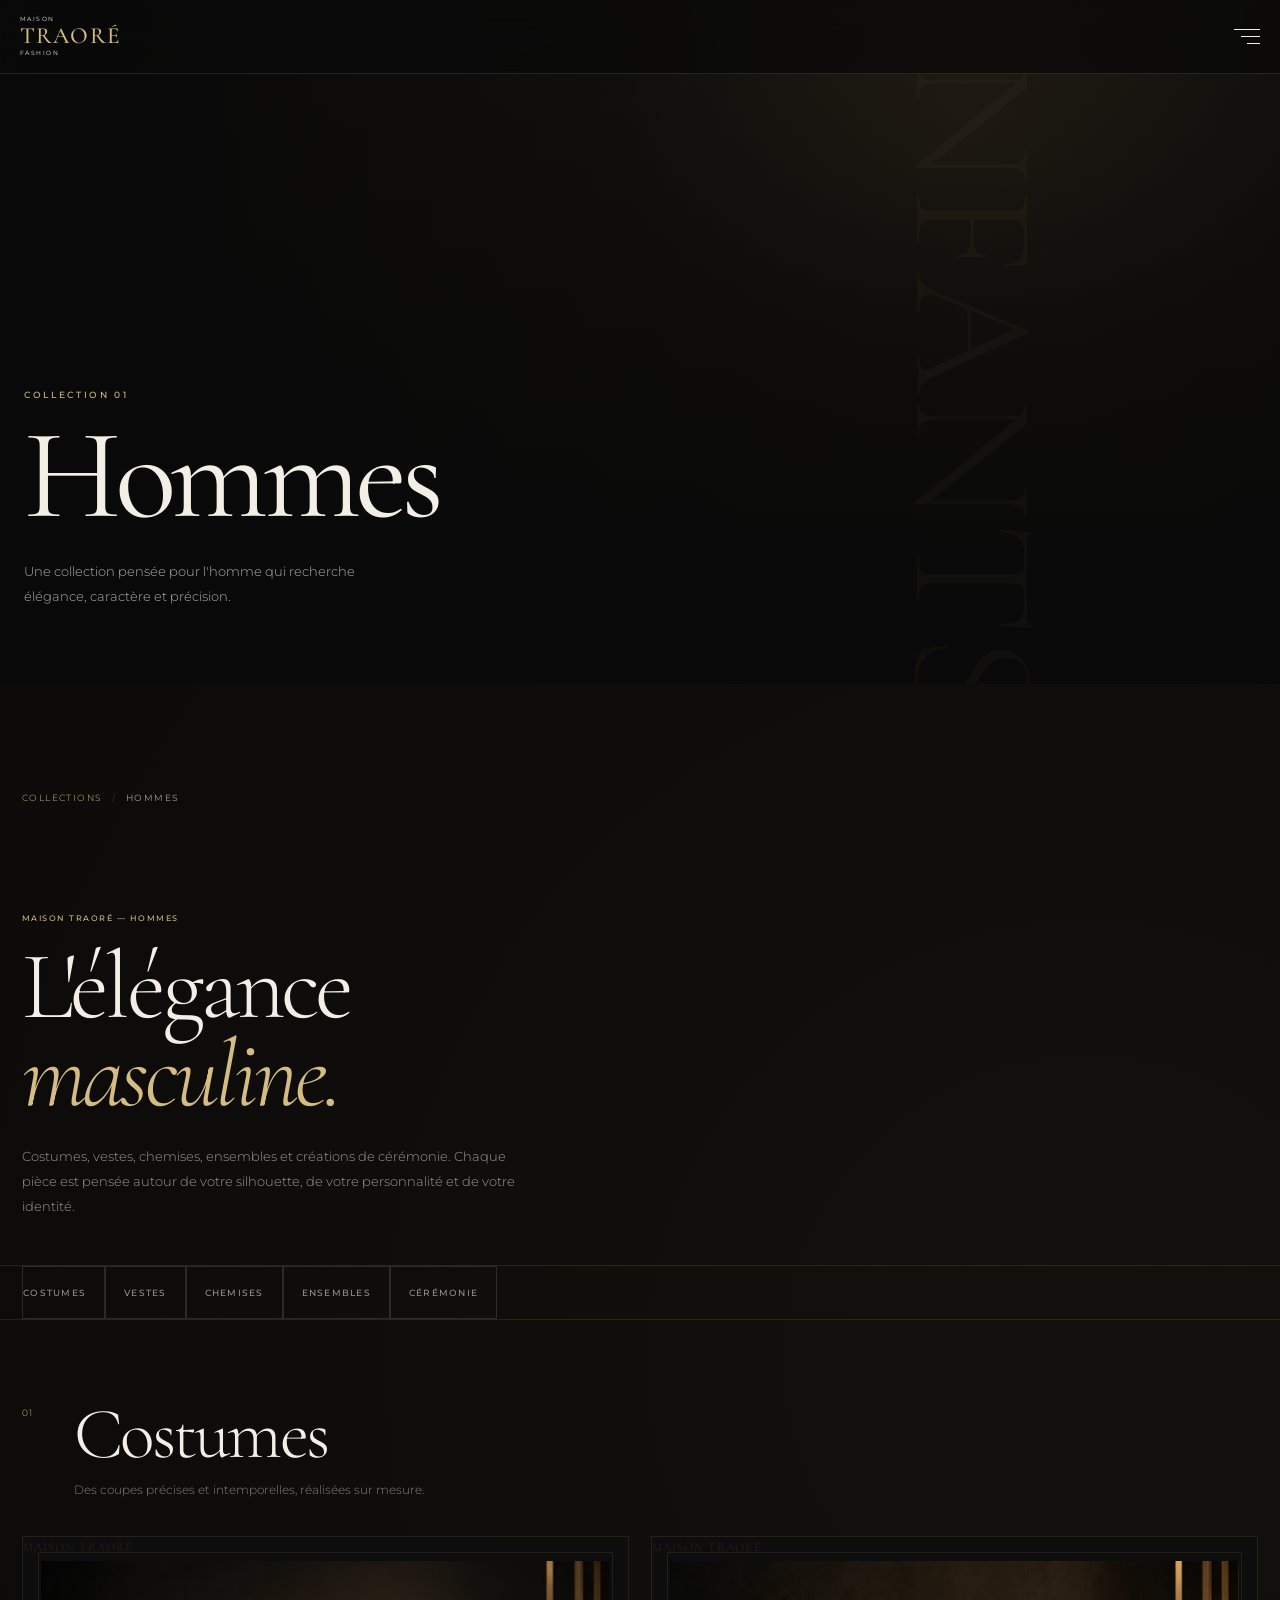
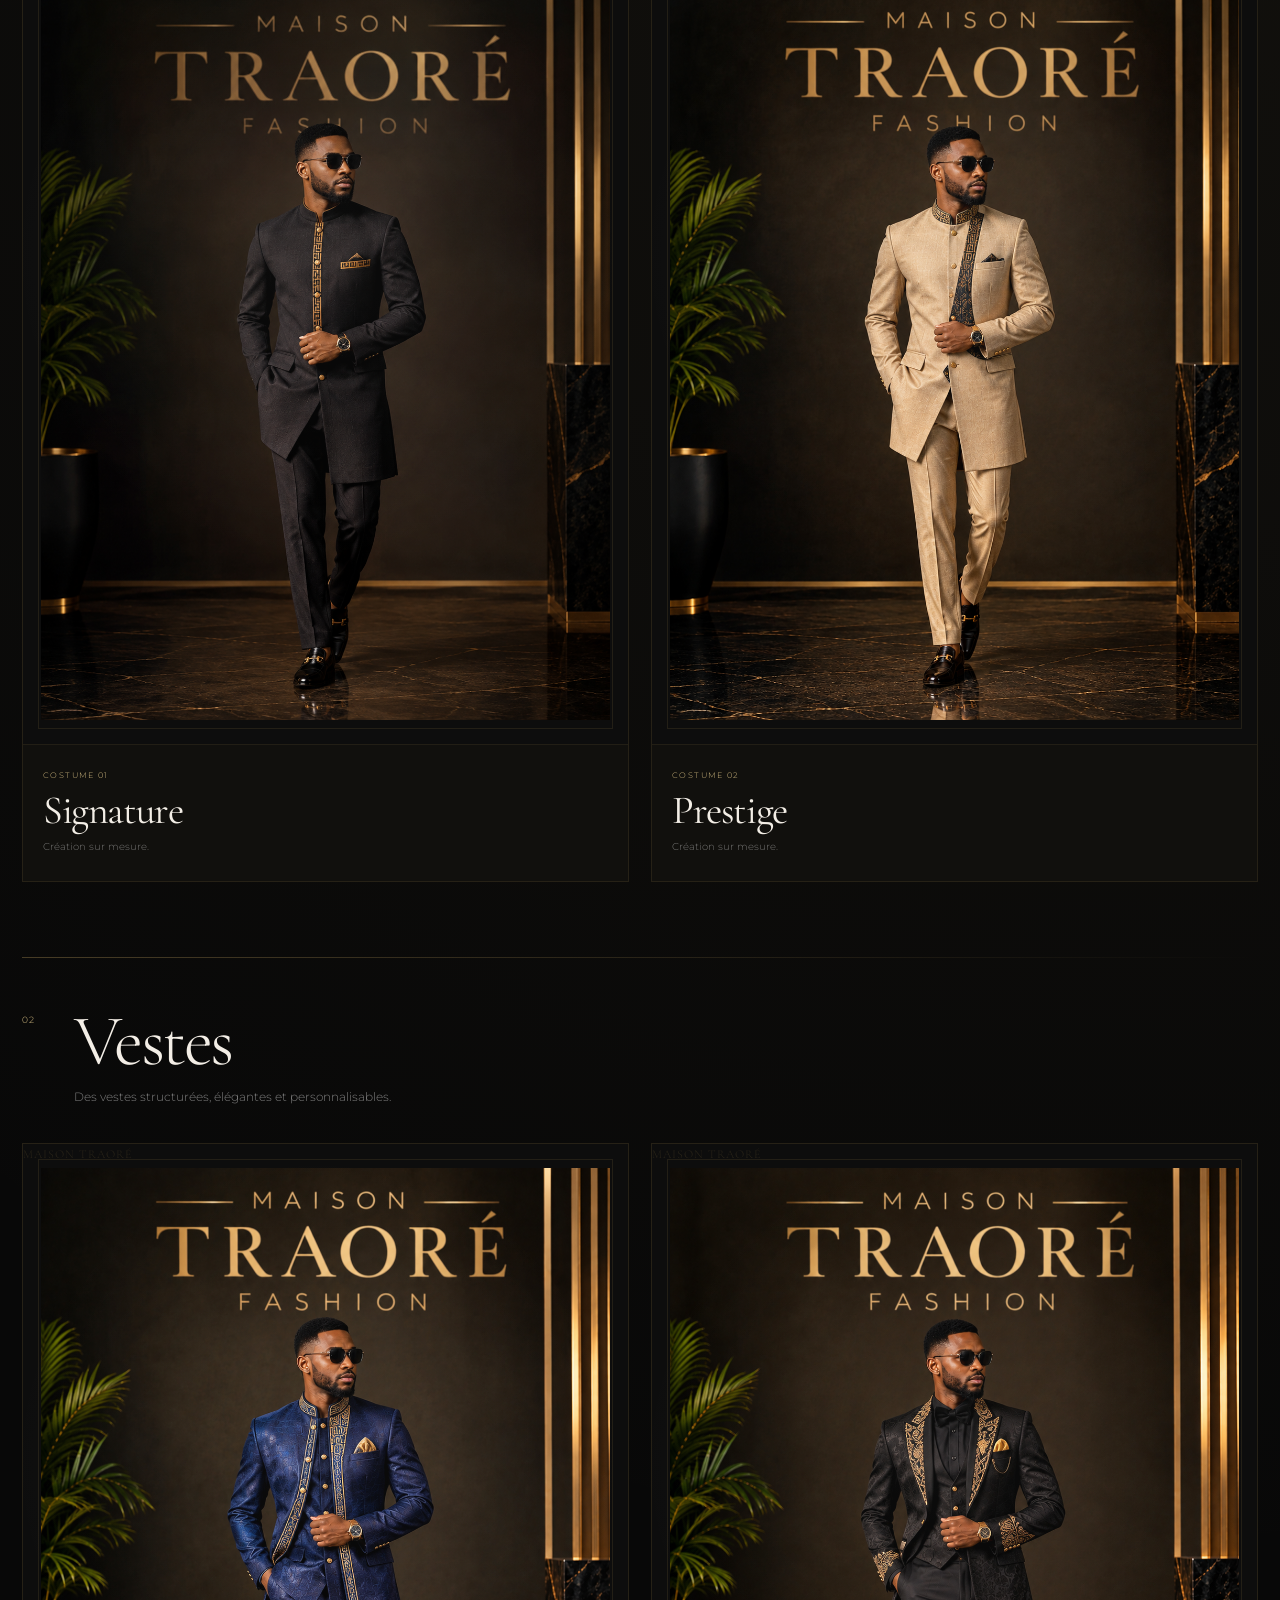
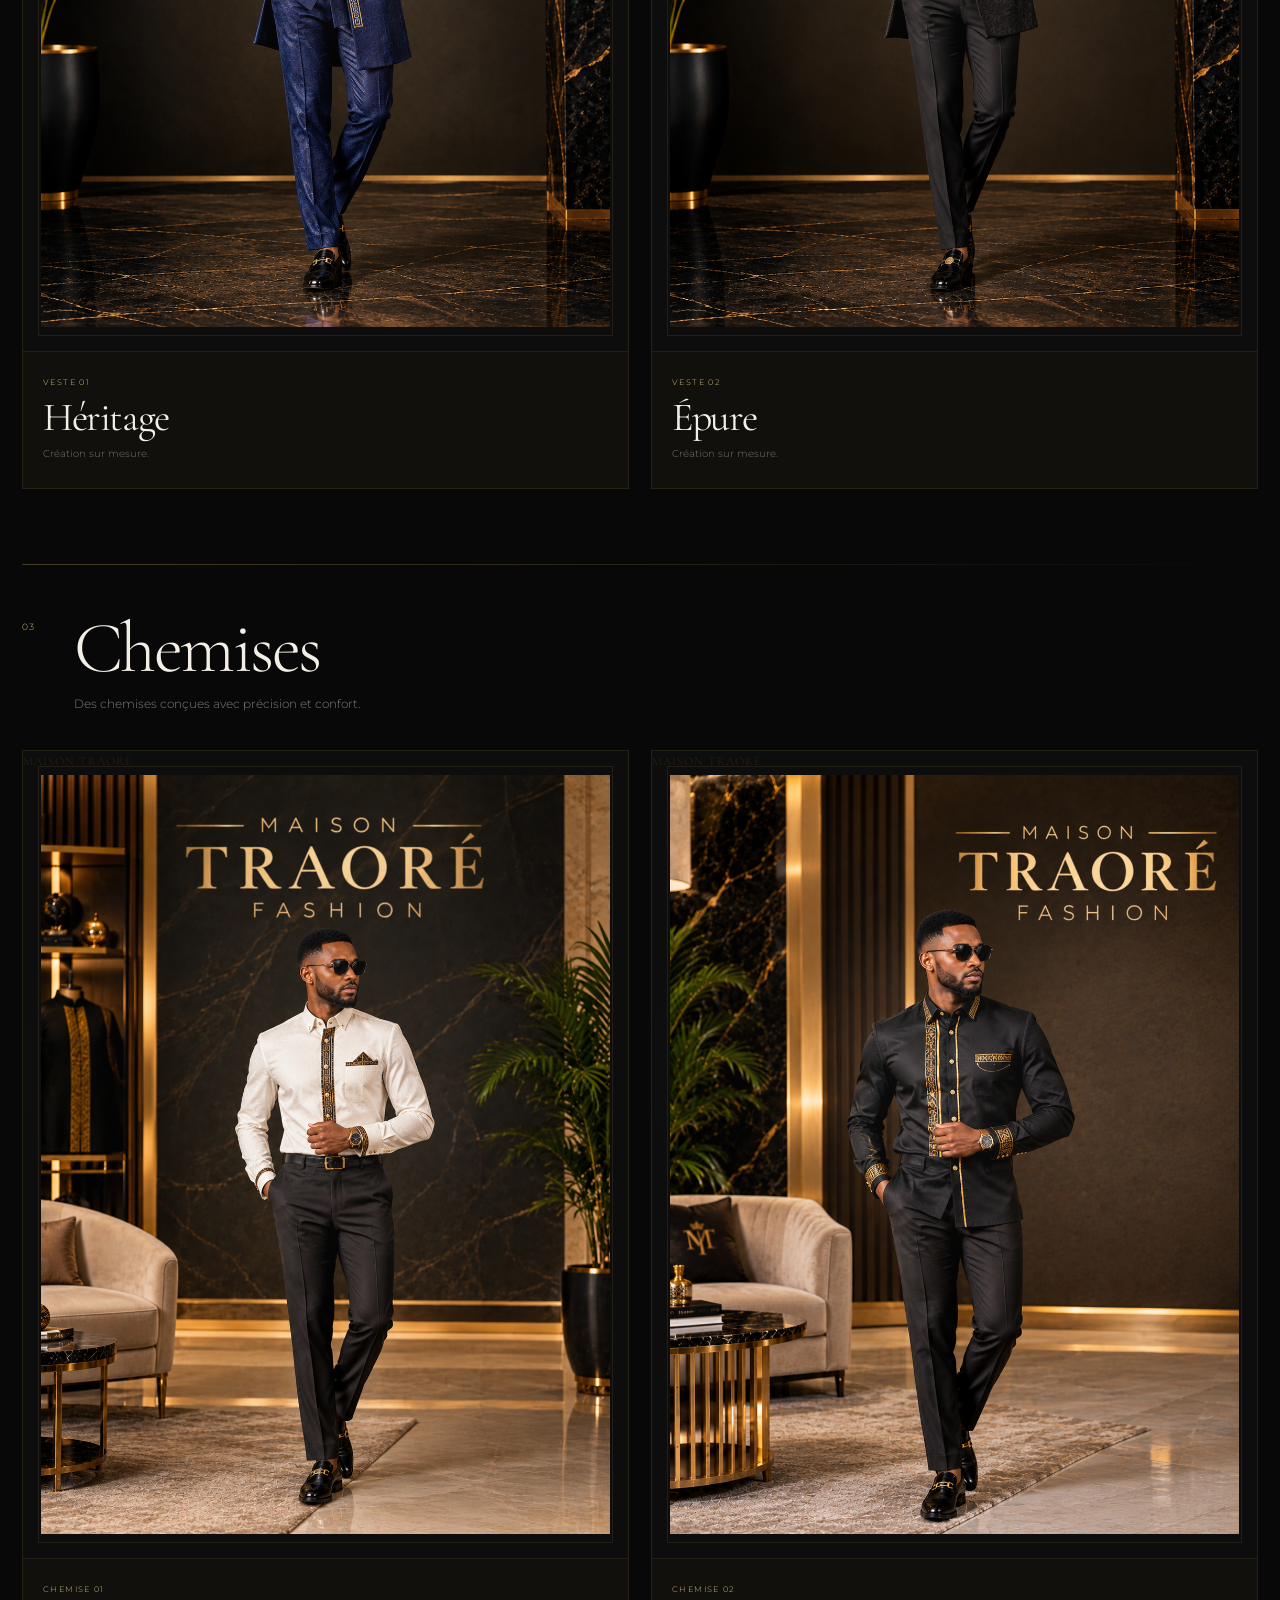
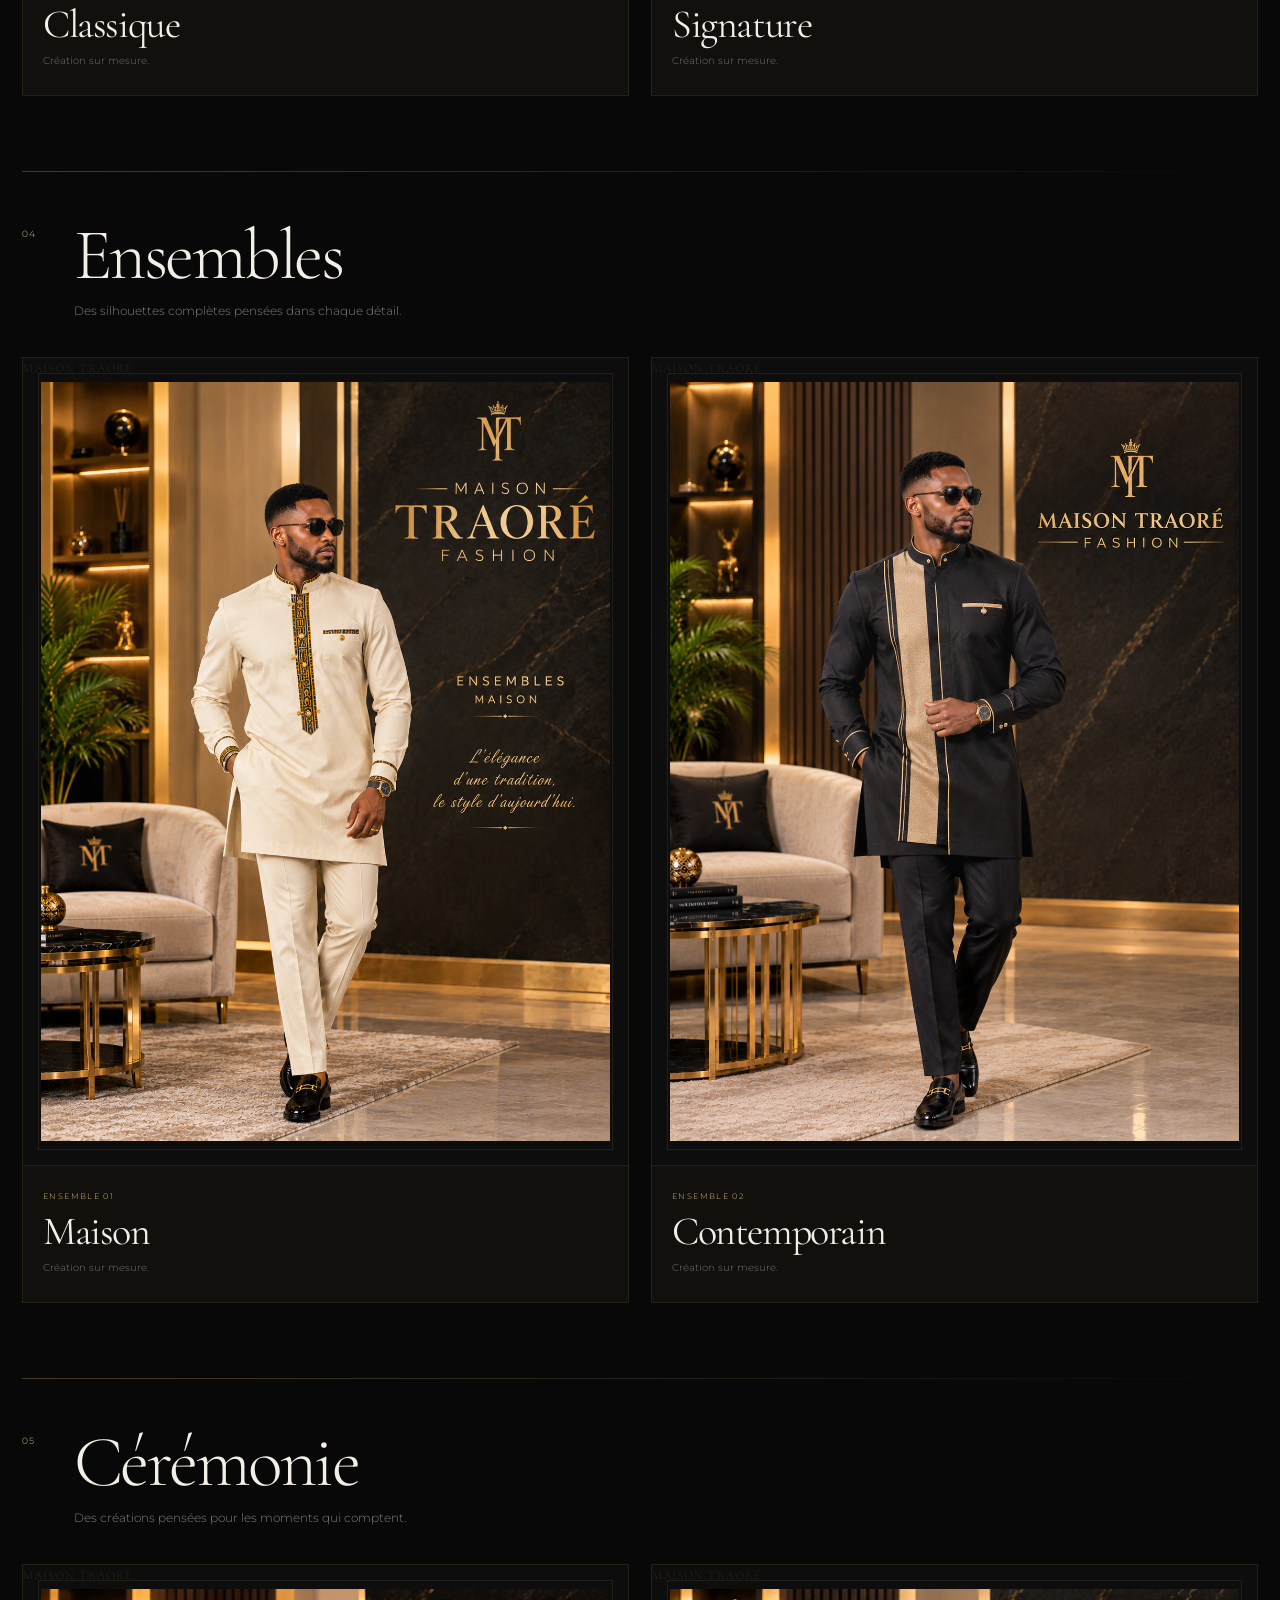
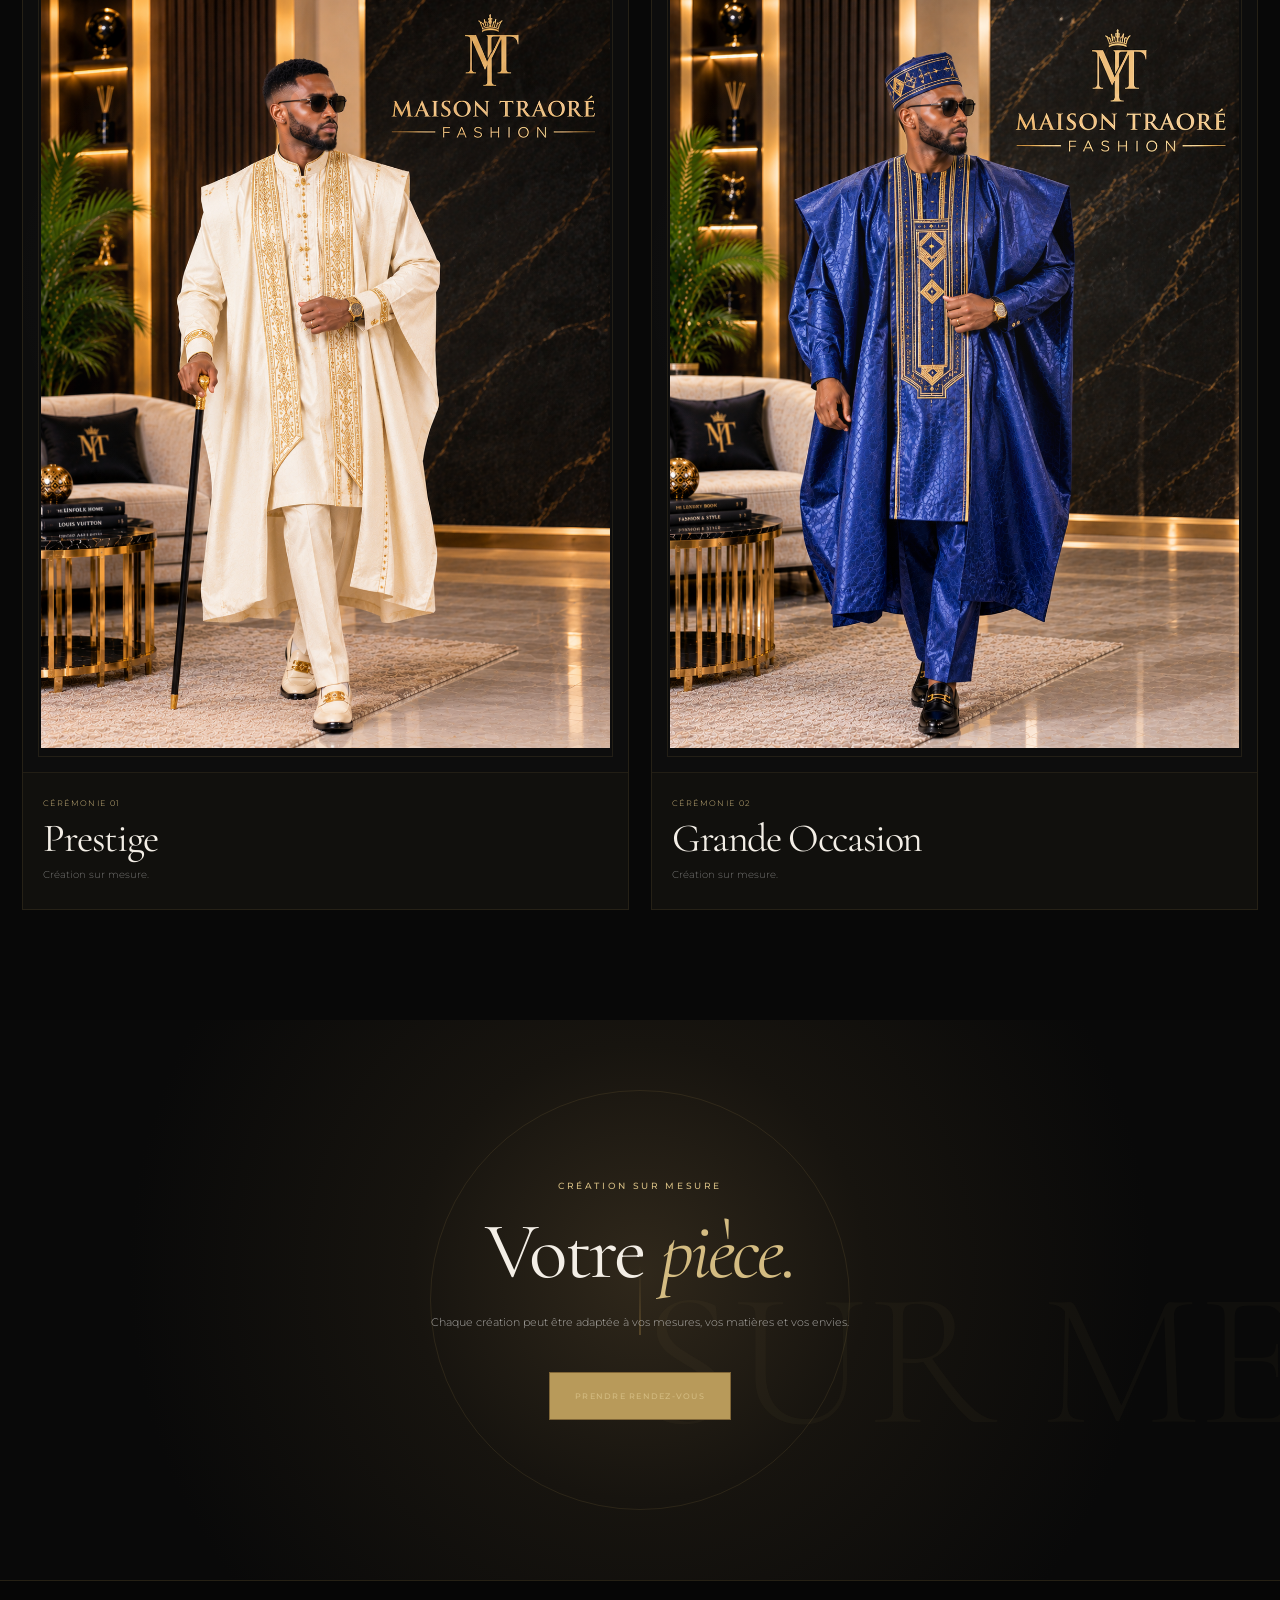
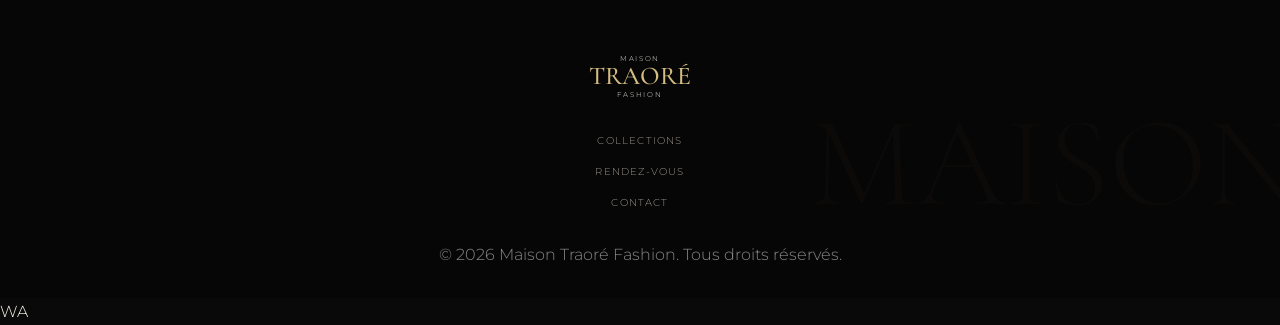
<file: hommes.html>
<!DOCTYPE html>
<html lang="fr">
<head>
    <!-- Google tag (gtag.js) -->
<script async src="https://www.googletagmanager.com/gtag/js?id=G-6TWN60QCV7"></script>
<script>
  window.dataLayer = window.dataLayer || [];
  function gtag(){dataLayer.push(arguments);}
  gtag('js', new Date());

  gtag('config', 'G-6TWN60QCV7');
</script>
    <meta charset="UTF-8">
    <meta
        name="viewport"
        content="width=device-width, initial-scale=1.0"
    >
    <meta
        name="description"
        content="Maison Traoré Fashion — Collection Homme à Lomé. Costumes, vestes, chemises, ensembles et tenues de cérémonie sur mesure."
    >
    <meta
        name="keywords"
        content="costume sur mesure Lomé, costume homme Togo, tailleur homme Lomé, veste sur mesure, chemise sur mesure, ensemble homme Togo, tenue cérémonie homme Lomé"
    >
    <meta
        name="author"
        content="Maison Traoré Fashion"
    >
    <meta
        name="robots"
        content="index, follow"
    >
    <meta
        name="theme-color"
        content="#0a0a0a"
    >
    <link
        rel="canonical"
        href="https://mtprod94-droid.github.io/maisontraorefashion/hommes.html"
    >
    <!-- Open Graph -->
    <meta
        property="og:type"
        content="website"
    >
    <meta
        property="og:locale"
        content="fr_FR"
    >
    <meta
        property="og:title"
        content="Collection Homme | Maison Traoré Fashion"
    >
    <meta
        property="og:description"
        content="Costumes, vestes, chemises, ensembles et tenues de cérémonie sur mesure à Lomé."
    >
    <meta
        property="og:url"
        content="https://mtprod94-droid.github.io/maisontraorefashion/hommes.html"
    >
    <meta
        property="og:site_name"
        content="Maison Traoré Fashion"
    >
    <title>
        Collection Homme | Maison Traoré Fashion
    </title>
    <!-- Google Fonts -->
    <link
        rel="preconnect"
        href="https://fonts.googleapis.com"
    >
    <link
        rel="preconnect"
        href="https://fonts.gstatic.com"
        crossorigin
    >
    <link
        href="https://fonts.googleapis.com/css2?family=Cormorant+Garamond:wght@300;400;500;600;700&family=Montserrat:wght@300;400;500;600&display=swap"
        rel="stylesheet"
    >
    <!-- Main CSS -->
    <link
        rel="stylesheet"
        href="css/style.css"
    >
</head>
<body>
<!-- =====================================================
     HEADER
     ===================================================== -->
<header class="site-header">
    <a
        href="index.html"
        class="brand"
        aria-label="Maison Traoré Fashion — Accueil"
    >
        <span class="brand-small">
            MAISON
        </span>
        <span class="brand-name">
            TRAORÉ
        </span>
        <span class="brand-small">
            FASHION
        </span>
    </a>
    <button
        class="menu-toggle"
        type="button"
        aria-label="Ouvrir le menu"
        aria-expanded="false"
        aria-controls="main-navigation"
    >
        <span></span>
        <span></span>
        <span></span>
    </button>
    <nav
        id="main-navigation"
        class="main-navigation"
        aria-label="Navigation principale"
    >
        <a href="index.html">
            Accueil
        </a>
        <a href="about.html">
            La Maison
        </a>
        <a href="collections.html">
            Collections
        </a>
        <a href="index.html#atelier">
            L'Atelier
        </a>
        <a href="rendez-vous.html">
            Rendez-vous
        </a>
        <a href="contact.html">
            Contact
        </a>
    </nav>
</header>
<!-- =====================================================
     MAIN
     ===================================================== -->
<main>
    <!-- =================================================
         HERO
         ================================================= -->
    <section class="page-hero">
        <div class="page-hero-background"></div>
        <div class="page-hero-overlay"></div>
        <div class="page-hero-content">
            <p class="eyebrow">
                COLLECTION 01
            </p>
            <h1>
                Hommes
            </h1>
            <p class="hero-description">
                Une collection pensée pour l'homme
                qui recherche élégance, caractère
                et précision.
            </p>
        </div>
    </section>
    <!-- =================================================
         BREADCRUMB
         ================================================= -->
    <section class="catalog">
        <div class="menu-breadcrumb">
            <a href="collections.html">
                Collections
            </a>
            <span>
                /
            </span>
            <strong>
                Hommes
            </strong>
        </div>
        <!-- =============================================
             INTRO
             ============================================= -->
        <div class="catalog-header">
            <div class="section-label">
                MAISON TRAORÉ — HOMMES
            </div>
            <h2>
                L'élégance
                <em>
                    masculine.
                </em>
            </h2>
            <p class="heading-description">
                Costumes, vestes, chemises,
                ensembles et créations de cérémonie.
                Chaque pièce est pensée autour
                de votre silhouette, de votre
                personnalité et de votre identité.
            </p>
        </div>
        <!-- =============================================
             CATEGORY NAVIGATION
             ============================================= -->
        <nav
            class="catalog-category-nav"
            aria-label="Catégories Homme"
        >
            <a href="#costumes">
                Costumes
            </a>
            <a href="#vestes">
                Vestes
            </a>
            <a href="#chemises">
                Chemises
            </a>
            <a href="#ensembles">
                Ensembles
            </a>
            <a href="#ceremonie">
                Cérémonie
            </a>
        </nav>
        <!-- =================================================
             COSTUMES
             ================================================= -->
        <section
            id="costumes"
            class="catalog-category reveal"
        >
            <div class="category-heading">
                <span>
                    01
                </span>
                <h2>
                    Costumes
                </h2>
                <p>
                    Des coupes précises et
                    intemporelles, réalisées sur mesure.
                </p>
            </div>
            <div class="catalog-grid">
                <article class="catalog-card">
                    <div class="catalog-image">
    <img
        src="images/images/hero/images/collections/images/hommes/costumes-signature-01.PNG"
        alt="Costume Signature — Maison Traoré Fashion"
    >
</div>
                    <div class="catalog-card-info">
                        <span>
                            COSTUME 01
                        </span>
                        <h3>
                            Signature
                        </h3>
                        <p>
                            Création sur mesure.
                        </p>
                    </div>
                </article>
                <article class="catalog-card">
                    <div class="catalog-image">
    <img
        src="images/images/hero/images/collections/images/hommes/costumes-prestige-01.PNG"
        alt="Costume Prestige — Maison Traoré Fashion"
    >
</div>
                    <div class="catalog-card-info">
                        <span>
                            COSTUME 02
                        </span>
                        <h3>
                            Prestige
                        </h3>
                        <p>
                            Création sur mesure.
                        </p>
                    </div>
                </article>
            </div>
        </section>
        <!-- =================================================
             VESTES
             ================================================= -->
        <section
            id="vestes"
            class="catalog-category reveal"
        >
            <div class="category-heading">
                <span>
                    02
                </span>
                <h2>
                    Vestes
                </h2>
                <p>
                    Des vestes structurées,
                    élégantes et personnalisables.
                </p>
            </div>
            <div class="catalog-grid">
                <article class="catalog-card">
                    <div class="catalog-image">
    <img
        src="images/images/hero/images/collections/images/hommes/vestes-signature-01.PNG"
        alt="Veste Signature — Maison Traoré Fashion"
    >
</div>
                    <div class="catalog-card-info">
                        <span>
                            VESTE 01
                        </span>
                        <h3>
                            Héritage
                        </h3>
                        <p>
                            Création sur mesure.
                        </p>
                    </div>
                </article>
                <article class="catalog-card">
                    <div class="catalog-image">
    <img
        src="images/images/hero/images/collections/images/hommes/vestes-prestige-01.PNG"
        alt="Veste Prestige — Maison Traoré Fashion"
    >
</div>
                    <div class="catalog-card-info">
                        <span>
                            VESTE 02
                        </span>
                        <h3>
                            Épure
                        </h3>
                        <p>
                            Création sur mesure.
                        </p>
                    </div>
                </article>
            </div>
        </section>
        <!-- =================================================
             CHEMISES
             ================================================= -->
        <section
            id="chemises"
            class="catalog-category reveal"
        >
            <div class="category-heading">
                <span>
                    03
                </span>
                <h2>
                    Chemises
                </h2>
                <p>
                    Des chemises conçues avec
                    précision et confort.
                </p>
            </div>
            <div class="catalog-grid">
                <article class="catalog-card">
                    <div class="catalog-image">
    <img
        src="images/images/hero/images/collections/images/hommes/chemises-classique-01.PNG"
        alt="Chemise Classique — Maison Traoré Fashion"
    >
</div>
                    <div class="catalog-card-info">
                        <span>
                            CHEMISE 01
                        </span>
                        <h3>
                            Classique
                        </h3>
                        <p>
                            Création sur mesure.
                        </p>
                    </div>
                </article>
                <article class="catalog-card">
                    <div class="catalog-image">
    <img
        src="images/images/hero/images/collections/images/hommes/chemises-signature-01.PNG"
        alt="Chemise Signature — Maison Traoré Fashion"
    >
</div>
                    <div class="catalog-card-info">
                        <span>
                            CHEMISE 02
                        </span>
                        <h3>
                            Signature
                        </h3>
                        <p>
                            Création sur mesure.
                        </p>
                    </div>
                </article>
            </div>
        </section>
        <!-- =================================================
             ENSEMBLES
             ================================================= -->
        <section
            id="ensembles"
            class="catalog-category reveal"
        >
            <div class="category-heading">
                <span>
                    04
                </span>
                <h2>
                    Ensembles
                </h2>
                <p>
                    Des silhouettes complètes
                    pensées dans chaque détail.
                </p>
            </div>
            <div class="catalog-grid">
                <article class="catalog-card">
                    <div class="catalog-image">
    <img
        src="images/images/hero/images/collections/images/hommes/ensembles-maison-01.PNG"
        alt="Ensemble Maison — Maison Traoré Fashion"
    >
</div>
                    <div class="catalog-card-info">
                        <span>
                            ENSEMBLE 01
                        </span>
                        <h3>
                            Maison
                        </h3>
                        <p>
                            Création sur mesure.
                        </p>
                    </div>
                </article>
                <article class="catalog-card">
                    <div class="catalog-image">
    <img
        src="images/images/hero/images/collections/images/hommes/ensembles-contemporain-01.PNG"
        alt="Ensemble Contemporain — Maison Traoré Fashion"
    >
</div>
                    <div class="catalog-card-info">
                        <span>
                            ENSEMBLE 02
                        </span>
                        <h3>
                            Contemporain
                        </h3>
                        <p>
                            Création sur mesure.
                        </p>
                    </div>
                </article>
            </div>
        </section>
        <!-- =================================================
             CÉRÉMONIE
             ================================================= -->
        <section
            id="ceremonie"
            class="catalog-category reveal"
        >
            <div class="category-heading">
                <span>
                    05
                </span>
                <h2>
                    Cérémonie
                </h2>
                <p>
                    Des créations pensées pour
                    les moments qui comptent.
                </p>
            </div>
            <div class="catalog-grid">
                <article class="catalog-card">
                    <div class="catalog-image">
    <img
        src="images/images/hero/images/collections/images/hommes/ceremonie-prestige-01.PNG"
        alt="Cérémonie Prestige — Maison Traoré Fashion"
    >
</div>
                    <div class="catalog-card-info">
                        <span>
                            CÉRÉMONIE 01
                        </span>
                        <h3>
                            Prestige
                        </h3>
                        <p>
                            Création sur mesure.
                        </p>
                    </div>
                </article>
                <article class="catalog-card">
                    <div class="catalog-image">
    <img
        src="images/images/hero/images/collections/images/hommes/ceremonie-grande-occasion-01.PNG"
        alt="Cérémonie Grande Occasion — Maison Traoré Fashion"
    >
</div>
                    <div class="catalog-card-info">
                        <span>
                            CÉRÉMONIE 02
                        </span>
                        <h3>
                            Grande Occasion
                        </h3>
                        <p>
                            Création sur mesure.
                        </p>
                    </div>
                </article>
            </div>
        </section>
    </section>
    <!-- =================================================
         SUR MESURE
         ================================================= -->
    <section class="appointment">
        <div class="appointment-content">
            <p class="eyebrow">
                CRÉATION SUR MESURE
            </p>
            <h2>
                Votre
                <em>
                    pièce.
                </em>
            </h2>
            <p>
                Chaque création peut être adaptée
                à vos mesures, vos matières
                et vos envies.
            </p>
            <a
                href="rendez-vous.html"
                class="primary-button"
            >
                Prendre rendez-vous
            </a>
        </div>
    </section>
</main>
<!-- =====================================================
     FOOTER
     ===================================================== -->
<footer class="site-footer">
    <div class="footer-brand">
        <span>
            MAISON
        </span>
        <strong>
            TRAORÉ
        </strong>
        <span>
            FASHION
        </span>
    </div>
    <div class="footer-links">
        <a href="collections.html">
            Collections
        </a>
        <a href="rendez-vous.html">
            Rendez-vous
        </a>
        <a href="contact.html">
            Contact
        </a>
    </div>
    <p>
        © 2026 Maison Traoré Fashion.
        Tous droits réservés.
    </p>
</footer>
<!-- =====================================================
     WHATSAPP
     ===================================================== -->
<a
    href="https://wa.me/22890509669"
    class="whatsapp-float"
    target="_blank"
    rel="noopener noreferrer"
    aria-label="Contacter Maison Traoré Fashion sur WhatsApp"
>
    WA
</a>
<!-- =====================================================
     JAVASCRIPT
     ===================================================== -->
<script
    src="js/script.js"
></script>
</body>
</html>
</file>
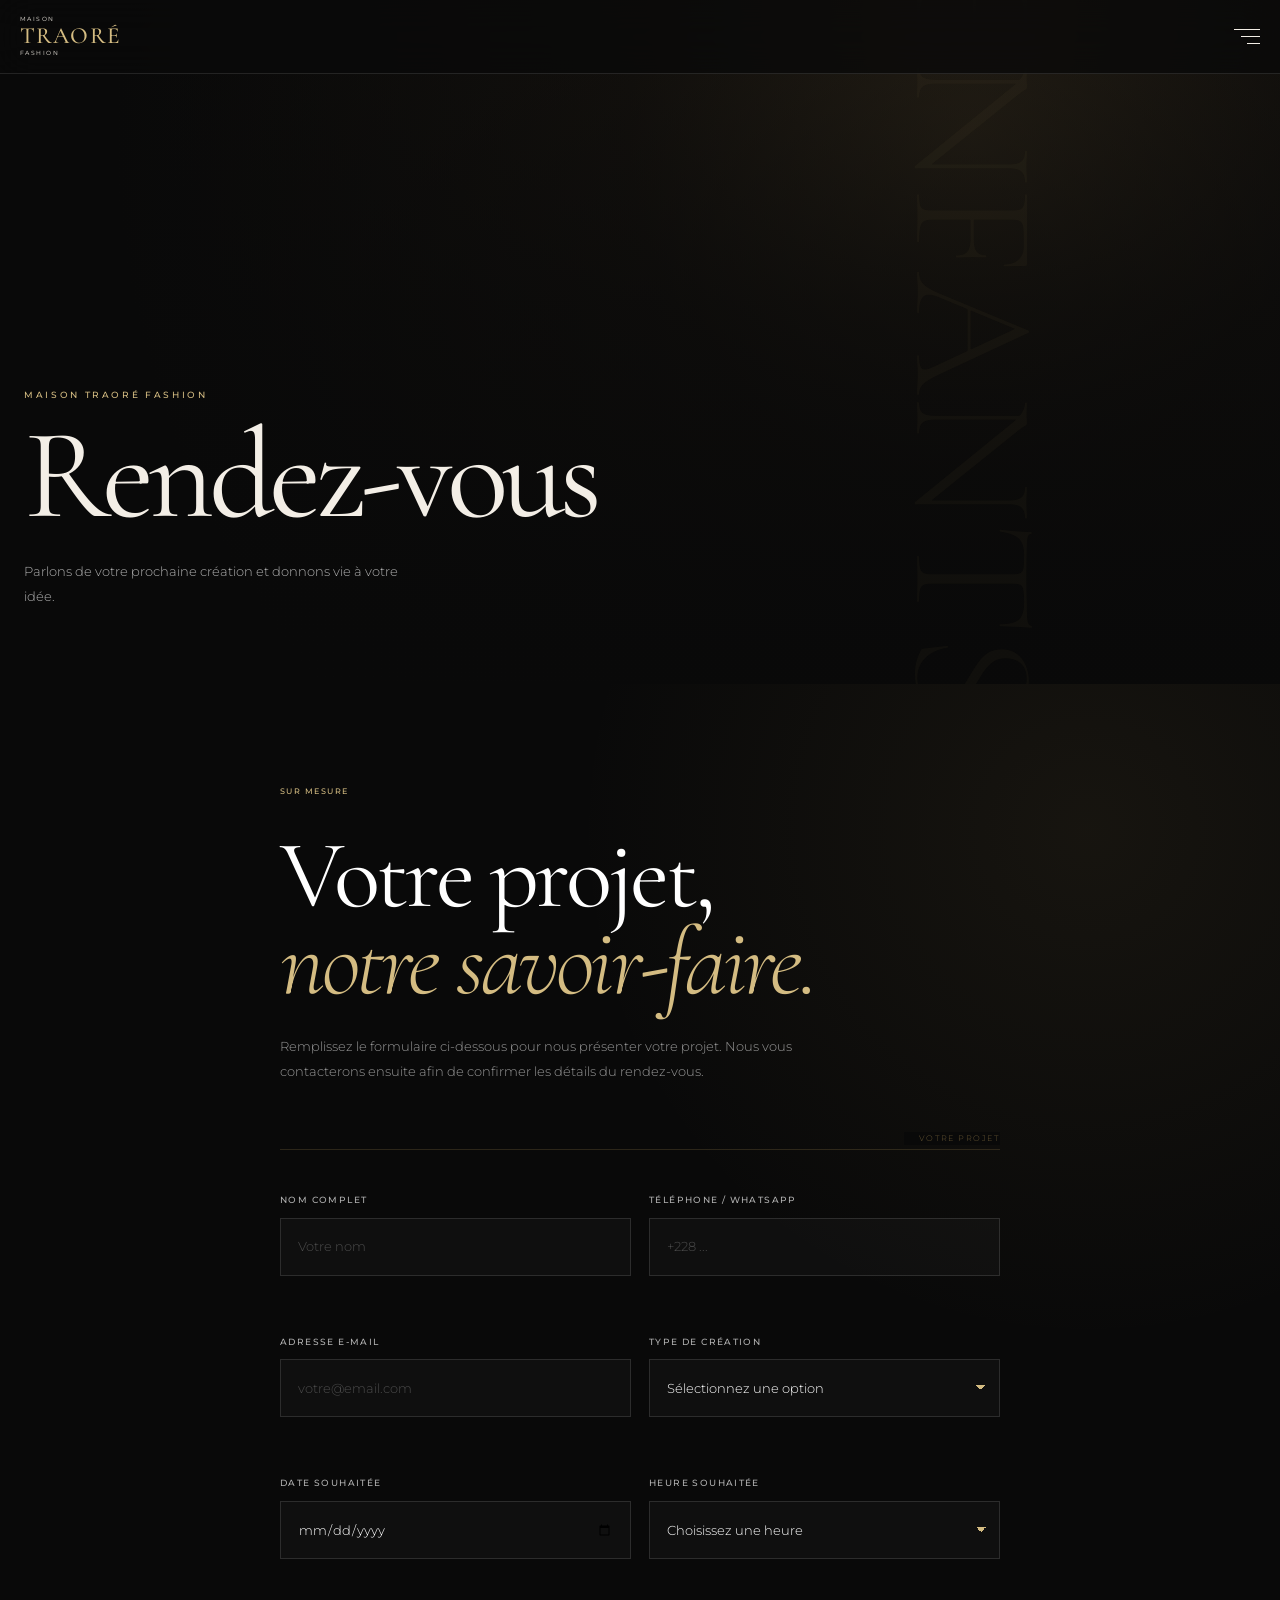
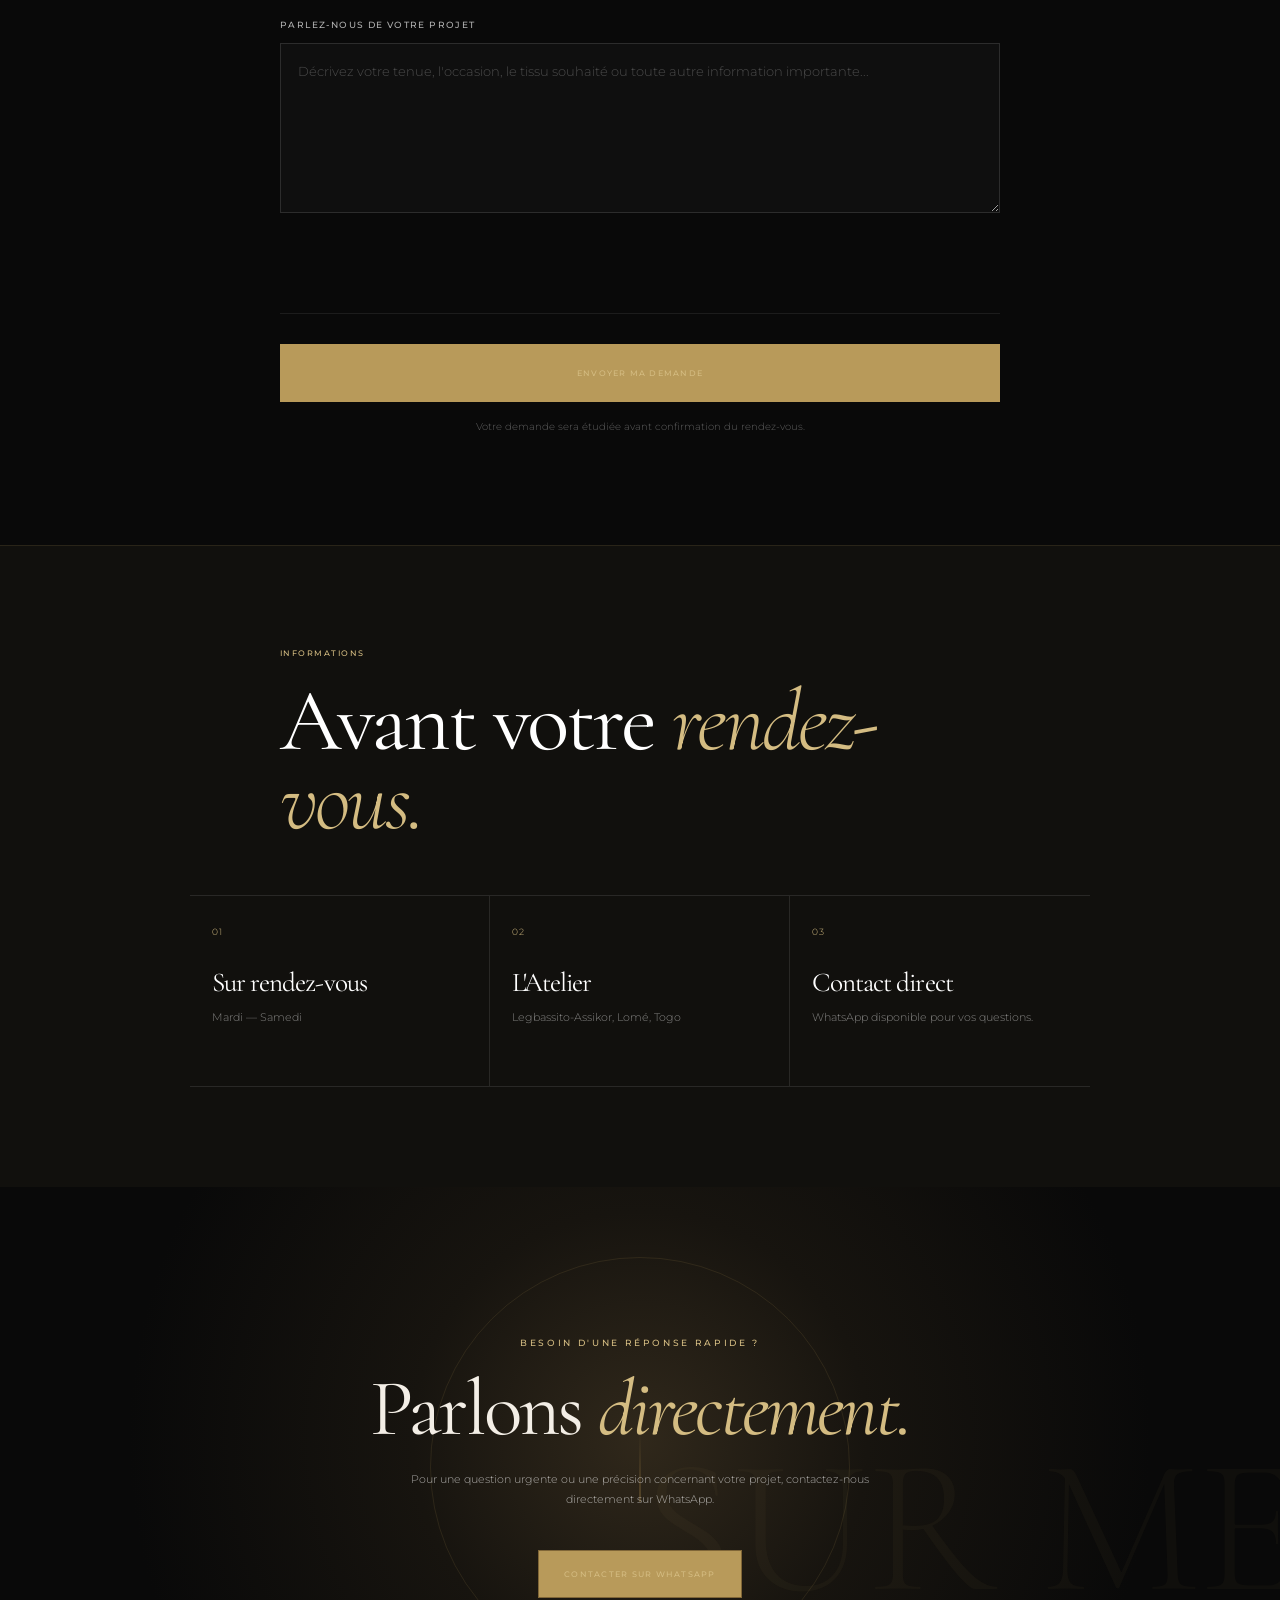
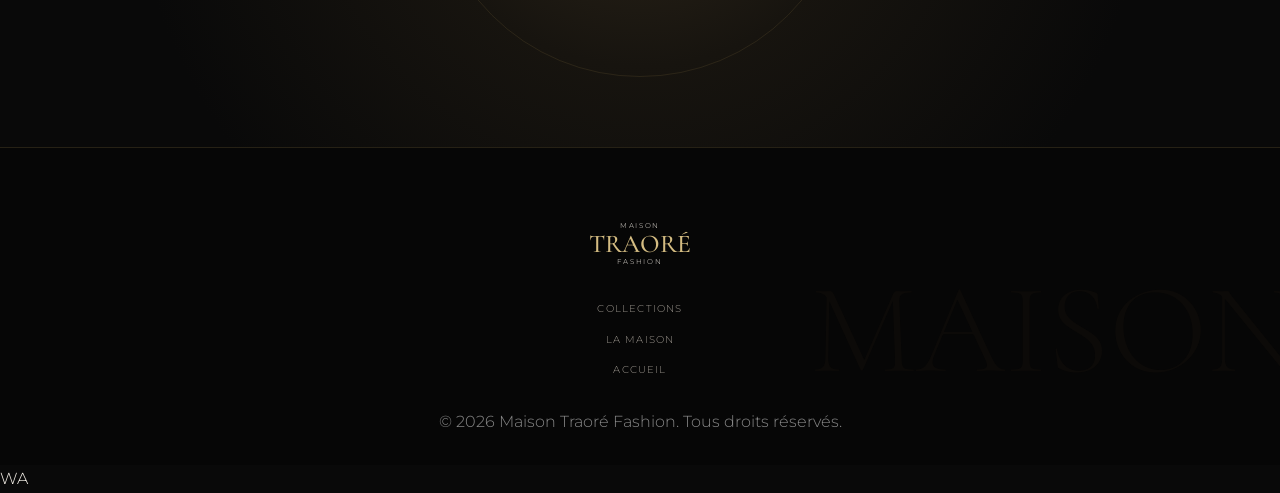
<file: rendez-vous.html>
<!DOCTYPE html>
<html lang="fr">
<head>
    <!-- Google tag (gtag.js) -->
<script async src="https://www.googletagmanager.com/gtag/js?id=G-6TWN60QCV7"></script>
<script>
  window.dataLayer = window.dataLayer || [];
  function gtag(){dataLayer.push(arguments);}
  gtag('js', new Date());

  gtag('config', 'G-6TWN60QCV7');
</script>
    <meta charset="UTF-8">
    <meta name="viewport" content="width=device-width, initial-scale=1.0">
    <meta
        name="description"
        content="Prenez rendez-vous avec Maison Traoré Fashion à Lomé pour une création sur mesure, une tenue de cérémonie ou un projet de mode personnalisé."
    >
    <meta
        name="keywords"
        content="rendez-vous couturier Lomé, rendez-vous tailleur Lomé, création sur mesure Togo, haute couture Lomé, Maison Traoré Fashion"
    >
    <meta name="author" content="Maison Traoré Fashion">
    <meta name="robots" content="index, follow">
    <meta name="theme-color" content="#0a0a0a">
    <link
        rel="canonical"
        href="https://mtprod94-droid.github.io/maisontraorefashion/rendez-vous.html"
    >
    <meta property="og:type" content="website">
    <meta property="og:locale" content="fr_FR">
    <meta
        property="og:title"
        content="Prendre rendez-vous | Maison Traoré Fashion"
    >
    <meta
        property="og:description"
        content="Réservez votre rendez-vous pour une création sur mesure à l'atelier Maison Traoré Fashion."
    >
    <meta
        property="og:url"
        content="https://mtprod94-droid.github.io/maisontraorefashion/rendez-vous.html"
    >
    <meta property="og:site_name" content="Maison Traoré Fashion">
    <title>
        Prendre rendez-vous | Maison Traoré Fashion
    </title>
    <link rel="preconnect" href="https://fonts.googleapis.com">
    <link
        rel="preconnect"
        href="https://fonts.gstatic.com"
        crossorigin
    >
    <link
        href="https://fonts.googleapis.com/css2?family=Cormorant+Garamond:wght@300;400;500;600;700&family=Montserrat:wght@300;400;500;600&display=swap"
        rel="stylesheet"
    >
    <link
        rel="stylesheet"
        href="css/style.css"
    >
</head>
<body>
<!-- =====================================================
     HEADER
     ===================================================== -->
<header class="site-header">
    <a
        href="index.html"
        class="brand"
        aria-label="Maison Traoré Fashion — Accueil"
    >
        <span class="brand-small">
            MAISON
        </span>
        <span class="brand-name">
            TRAORÉ
        </span>
        <span class="brand-small">
            FASHION
        </span>
    </a>
    <button
        class="menu-toggle"
        type="button"
        aria-label="Ouvrir le menu"
        aria-expanded="false"
        aria-controls="main-navigation"
    >
        <span></span>
        <span></span>
        <span></span>
    </button>
    <nav
        id="main-navigation"
        class="main-navigation"
        aria-label="Navigation principale"
    >
        <a href="index.html">
            Accueil
        </a>
        <a href="about.html">
            La Maison
        </a>
        <a href="collections.html">
            Collections
        </a>
        <a href="index.html#atelier">
            L'Atelier
        </a>
        <a href="rendez-vous.html">
            Rendez-vous
        </a>
        <a href="contact.html">
            Contact
        </a>
    </nav>
</header>
<!-- =====================================================
     MAIN
     ===================================================== -->
<main>
    <!-- =================================================
         HERO
         ================================================= -->
    <section class="page-hero">
        <div class="page-hero-background"></div>
        <div class="page-hero-overlay"></div>
        <div class="page-hero-content">
            <p class="eyebrow">
                MAISON TRAORÉ FASHION
            </p>
            <h1>
                Rendez-vous
            </h1>
            <p class="hero-description">
                Parlons de votre prochaine création
                et donnons vie à votre idée.
            </p>
        </div>
    </section>
    <!-- =================================================
         INTRO
         ================================================= -->
    <section class="appointment-page">
        <div class="appointment-intro">
            <div class="section-label">
                SUR MESURE
            </div>
            <h2>
                Votre projet,
                <em>
                    notre savoir-faire.
                </em>
            </h2>
            <p>
                Remplissez le formulaire ci-dessous
                pour nous présenter votre projet.
                Nous vous contacterons ensuite afin
                de confirmer les détails du rendez-vous.
            </p>
        </div>
        <!-- =================================================
             FORMULAIRE
             ================================================= -->
        <form
            class="appointment-form"
            action="https://formspree.io/f/xoeabyjj"
            method="POST"
        >
            <!-- NOM -->
            <div class="form-group">
                <label for="nom">
                    Nom complet
                </label>
                <input
                    type="text"
                    id="nom"
                    name="nom"
                    placeholder="Votre nom"
                    autocomplete="name"
                    required
                >
            </div>
            <!-- TÉLÉPHONE -->
            <div class="form-group">
                <label for="telephone">
                    Téléphone / WhatsApp
                </label>
                <input
                    type="tel"
                    id="telephone"
                    name="telephone"
                    placeholder="+228 ..."
                    autocomplete="tel"
                    required
                >
            </div>
            <!-- EMAIL -->
            <div class="form-group">
                <label for="email">
                    Adresse e-mail
                </label>
                <input
                    type="email"
                    id="email"
                    name="email"
                    placeholder="votre@email.com"
                    autocomplete="email"
                >
            </div>
            <!-- TYPE DE SERVICE -->
            <div class="form-group">
                <label for="service">
                    Type de création
                </label>
                <select
                    id="service"
                    name="service"
                    required
                >
                    <option
                        value=""
                        selected
                        disabled
                    >
                        Sélectionnez une option
                    </option>
                    <option value="Costume">
                        Costume
                    </option>
                    <option value="Robe">
                        Robe
                    </option>
                    <option value="Ensemble">
                        Ensemble
                    </option>
                    <option value="Chemise">
                        Chemise
                    </option>
                    <option value="Veste">
                        Veste
                    </option>
                    <option value="Tenue enfant">
                        Tenue enfant
                    </option>
                    <option value="Tenue cérémonie">
                        Tenue de cérémonie
                    </option>
                    <option value="Autre">
                        Autre
                    </option>
                </select>
            </div>
            <!-- DATE -->
            <div class="form-group">
                <label for="date">
                    Date souhaitée
                </label>
                <input
                    type="date"
                    id="date"
                    name="date_souhaitee"
                >
            </div>
            <!-- HEURE -->
            <div class="form-group">
                <label for="heure">
                    Heure souhaitée
                </label>
                <select
                    id="heure"
                    name="heure_souhaitee"
                >
                    <option
                        value=""
                        selected
                        disabled
                    >
                        Choisissez une heure
                    </option>
                    <option value="09:00">
                        09:00
                    </option>
                    <option value="10:00">
                        10:00
                    </option>
                    <option value="11:00">
                        11:00
                    </option>
                    <option value="12:00">
                        12:00
                    </option>
                    <option value="13:00">
                        13:00
                    </option>
                    <option value="14:00">
                        14:00
                    </option>
                    <option value="15:00">
                        15:00
                    </option>
                    <option value="16:00">
                        16:00
                    </option>
                    <option value="17:00">
                        17:00
                    </option>
                </select>
            </div>
            <!-- MESSAGE -->
            <div class="form-group form-group-full">
                <label for="message">
                    Parlez-nous de votre projet
                </label>
                <textarea
                    id="message"
                    name="message"
                    rows="6"
                    placeholder="Décrivez votre tenue, l'occasion, le tissu souhaité ou toute autre information importante..."
                    required
                ></textarea>
            </div>
            <!-- BOUTON -->
            <div class="form-submit">
                <button
                    type="submit"
                    class="primary-button"
                >
                    Envoyer ma demande
                </button>
                <p>
                    Votre demande sera étudiée
                    avant confirmation du rendez-vous.
                </p>
            </div>
        </form>
    </section>
    <!-- =================================================
         INFORMATIONS
         ================================================= -->
    <section class="appointment-info">
        <div class="appointment-info-header">
            <div class="section-label">
                INFORMATIONS
            </div>
            <h2>
                Avant votre
                <em>
                    rendez-vous.
                </em>
            </h2>
        </div>
        <div class="appointment-info-grid">
            <article>
                <span>
                    01
                </span>
                <h3>
                    Sur rendez-vous
                </h3>
                <p>
    Mardi — Samedi
</p>
            </article>
            <article>
                <span>
                    02
                </span>
                <h3>
                    L'Atelier
                </h3>
                <p>
                    Legbassito-Assikor,
                    Lomé, Togo
                </p>
            </article>
            <article>
                <span>
                    03
                </span>
                <h3>
                    Contact direct
                </h3>
                <p>
                    WhatsApp disponible
                    pour vos questions.
                </p>
            </article>
        </div>
    </section>
    <!-- =================================================
         WHATSAPP CTA
         ================================================= -->
    <section class="appointment">
        <div class="appointment-content">
            <p class="eyebrow">
                BESOIN D'UNE RÉPONSE RAPIDE ?
            </p>
            <h2>
                Parlons
                <em>
                    directement.
                </em>
            </h2>
            <p>
                Pour une question urgente ou
                une précision concernant votre projet,
                contactez-nous directement sur WhatsApp.
            </p>
            <a
                href="https://wa.me/22890509669"
                class="primary-button"
                target="_blank"
                rel="noopener noreferrer"
            >
                Contacter sur WhatsApp
            </a>
        </div>
    </section>
</main>
<!-- =====================================================
     FOOTER
     ===================================================== -->
<footer class="site-footer">
    <div class="footer-brand">
        <span>
            MAISON
        </span>
        <strong>
            TRAORÉ
        </strong>
        <span>
            FASHION
        </span>
    </div>
    <div class="footer-links">
        <a href="collections.html">
            Collections
        </a>
        <a href="about.html">
            La Maison
        </a>
        <a href="index.html">
            Accueil
        </a>
    </div>
    <p>
        © 2026 Maison Traoré Fashion.
        Tous droits réservés.
    </p>
</footer>
<!-- =====================================================
     WHATSAPP FLOAT
     ===================================================== -->
<a
    href="https://wa.me/22890509669"
    class="whatsapp-float"
    target="_blank"
    rel="noopener noreferrer"
    aria-label="Contacter Maison Traoré Fashion sur WhatsApp"
>
    WA
</a>
<!-- =====================================================
     JAVASCRIPT
     ===================================================== -->
<script src="js/script.js"></script>
</body>
</html>
</file>
<file: css/style.css>
/* =========================================================
   MAISON TRAORÉ FASHION
   MOBILE-FIRST / HAUTE COUTURE
   ========================================================= */
/* =========================================================
   01 — RESET
   ========================================================= */
*,
*::before,
*::after {
    box-sizing: border-box;
    margin: 0;
    padding: 0;
}
html {
    scroll-behavior: smooth;
    background: #090909;
}
body {
    width: 100%;
    min-width: 320px;
    overflow-x: hidden;
    background: #090909;
    color: #f3eee6;
    font-family: "Montserrat", Arial, sans-serif;
    font-size: 16px;
    font-weight: 300;
    line-height: 1.7;
    -webkit-font-smoothing: antialiased;
    text-rendering: optimizeLegibility;
}
body.menu-open {
    overflow: hidden;
}
a {
    color: inherit;
    text-decoration: none;
}
button {
    border: 0;
    background: none;
    color: inherit;
    font: inherit;
}
img {
    display: block;
    width: 100%;
    max-width: 100%;
}
::selection {
    background: #b89a5a;
    color: #090909;
}
/* =========================================================
   02 — DESIGN VARIABLES
   ========================================================= */
:root {
    --black: #090909;
    --black-soft: #101010;
    --black-light: #181818;
    --cream: #f3eee6;
    --cream-dark: #ded5c8;
    --gold: #b89a5a;
    --gold-light: #d4bc82;
    --gold-dark: #806637;
    --gray: #99938b;
    --gray-dark: #68635d;
    --white: #ffffff;
    --border-dark: rgba(255,255,255,0.11);
    --border-gold: rgba(184,154,90,0.35);
    --border-light: rgba(0,0,0,0.12);
    --serif: "Cormorant Garamond", Georgia, serif;
    --sans: "Montserrat", Arial, sans-serif;
    --ease: cubic-bezier(.22,1,.36,1);
}
/* =========================================================
   03 — TYPOGRAPHY
   ========================================================= */
h1,
h2,
h3 {
    font-family: var(--serif);
    font-weight: 400;
    line-height: 0.95;
    letter-spacing: -0.035em;
}
h1 {
    font-size: clamp(4rem, 18vw, 6.5rem);
}
h2 {
    font-size: clamp(3rem, 14vw, 5rem);
}
h3 {
    font-size: 2.2rem;
}
em {
    color: var(--gold-light);
    font-style: italic;
}
.eyebrow {
    margin-bottom: 18px;
    color: var(--gold-light);
    font-family: var(--sans);
    font-size: 0.59rem;
    font-weight: 500;
    letter-spacing: 0.28em;
    line-height: 1.5;
    text-transform: uppercase;
}
.eyebrow.dark {
    color: var(--gold-dark);
}
.body-text {
    max-width: 520px;
    margin-top: 28px;
    color: var(--gray);
    font-size: 0.82rem;
    line-height: 2;
}
/* =========================================================
   04 — HEADER
   ========================================================= */
.site-header {
    position: fixed;
    z-index: 1000;
    top: 0;
    left: 0;
    display: flex;
    align-items: center;
    justify-content: space-between;
    width: 100%;
    height: 74px;
    padding: 0 20px;
    background: rgba(9,9,9,0.78);
    border-bottom: 1px solid var(--border-dark);
    backdrop-filter: blur(18px);
    -webkit-backdrop-filter: blur(18px);
}
/* =========================================================
   05 — BRAND
   ========================================================= */
.brand {
    display: flex;
    flex-direction: column;
    line-height: 0.82;
    transition:
        opacity 0.3s ease,
        transform 0.5s var(--ease);
}
.brand:hover {
    opacity: 0.8;
    transform: translateY(-1px);
}
.brand-small {
    color: var(--cream);
    font-family: var(--sans);
    font-size: 0.38rem;
    font-weight: 400;
    letter-spacing: 0.24em;
}
.brand-name {
    margin: 5px 0;
    color: var(--gold-light);
    font-family: var(--serif);
    font-size: 1.45rem;
    font-weight: 500;
    letter-spacing: 0.05em;
}
/* =========================================================
   06 — MOBILE MENU BUTTON
   ========================================================= */
.menu-toggle {
    position: relative;
    z-index: 1100;
    display: flex;
    flex-direction: column;
    justify-content: center;
    gap: 6px;
    width: 46px;
    height: 46px;
    cursor: pointer;
}
.menu-toggle span {
    display: block;
    width: 26px;
    height: 1px;
    margin-left: auto;
    background: var(--cream);
    transform-origin: center;
    transition:
        transform 0.5s var(--ease),
        width 0.4s var(--ease),
        opacity 0.3s ease;
}
.menu-toggle span:nth-child(2) {
    width: 19px;
}
.menu-toggle span:nth-child(3) {
    width: 13px;
}
.menu-toggle.active span:nth-child(1) {
    width: 25px;
    transform: translateY(7px) rotate(45deg);
}
.menu-toggle.active span:nth-child(2) {
    opacity: 0;
    transform: scaleX(0);
}
.menu-toggle.active span:nth-child(3) {
    width: 25px;
    transform: translateY(-7px) rotate(-45deg);
}
/* =========================================================
   07 — MOBILE NAVIGATION
   ========================================================= */
.main-navigation {
    position: fixed;
    z-index: 1050;
    top: 74px;
    right: 0;
    display: flex;
    flex-direction: column;
    width: 100%;
    height: calc(100dvh - 74px);
    padding: 28px 24px 50px;
    background: rgba(9,9,9,0.98);
    overflow-y: auto;
    transform: translateX(100%);
    transition:
        transform 0.75s var(--ease);
}
.main-navigation.open {
    transform: translateX(0);
}
.main-navigation a {
    position: relative;
    display: flex;
    align-items: center;
    min-height: 65px;
    border-bottom: 1px solid var(--border-dark);
    color: var(--cream);
    font-family: var(--serif);
    font-size: 2rem;
    transition:
        color 0.3s ease,
        padding-left 0.5s var(--ease);
}
.main-navigation a::after {
    content: "↗";
    margin-left: auto;
    color: var(--gold-light);
    font-family: var(--sans);
    font-size: 0.7rem;
    opacity: 0;
    transform: translateX(-12px);
    transition:
        opacity 0.3s ease,
        transform 0.5s var(--ease);
}
.main-navigation a:hover {
    padding-left: 8px;
    color: var(--gold-light);
}
.main-navigation a:hover::after {
    opacity: 1;
    transform: translateX(0);
}
/* =========================================================
   08 — HERO
   ========================================================= */
.hero {
    position: relative;
    display: flex;
    align-items: flex-end;
    min-height: 100svh;
    padding: 130px 24px 75px;
    overflow: hidden;
    background: var(--black);
}
.hero-background {
    position: absolute;
    inset: 0;
    background:
        radial-gradient(
            circle at 70% 25%,
            #302719 0%,
            #16120d 28%,
            #090909 70%
        );
    transform: scale(1.02);
}
.hero-overlay {
    position: absolute;
    inset: 0;
    background:
        linear-gradient(
            to top,
            rgba(9,9,9,0.98) 4%,
            rgba(9,9,9,0.7) 48%,
            rgba(9,9,9,0.15) 100%
        );
}
.hero-content {
    position: relative;
    z-index: 2;
    max-width: 650px;
    animation:
        hero-in 1.1s 0.15s both var(--ease);
}
.hero-content h1 {
    max-width: 600px;
    margin-bottom: 28px;
}
.hero-text {
    max-width: 430px;
    margin-bottom: 32px;
    color: rgba(243,238,230,0.72);
    font-size: 0.82rem;
    line-height: 1.9;
}
@keyframes hero-in {
    from {
        opacity: 0;
        transform: translateY(45px);
    }
    to {
        opacity: 1;
        transform: translateY(0);
    }
}
/* =========================================================
   09 — PAGE HERO
   ========================================================= */
.page-hero {
    position: relative;
    display: flex;
    align-items: flex-end;
    min-height: 72svh;
    padding: 130px 24px 75px;
    overflow: hidden;
    background: var(--black);
}
.page-hero-background {
    position: absolute;
    inset: 0;
    background:
        radial-gradient(
            circle at 75% 20%,
            #2b2418 0%,
            #15120e 30%,
            #090909 75%
        );
    transform: scale(1.03);
}
.page-hero-overlay {
    position: absolute;
    inset: 0;
    background:
        linear-gradient(
            to top,
            rgba(9,9,9,0.98) 5%,
            rgba(9,9,9,0.68) 55%,
            rgba(9,9,9,0.2) 100%
        );
}
.page-hero-content {
    position: relative;
    z-index: 2;
    width: 100%;
    max-width: 700px;
    animation:
        page-hero-in 1s 0.1s both var(--ease);
}
.page-hero-content h1 {
    margin-bottom: 25px;
}
.hero-description {
    max-width: 470px;
    color: rgba(243,238,230,0.7);
    font-size: 0.8rem;
    line-height: 1.9;
}
@keyframes page-hero-in {
    from {
        opacity: 0;
        transform: translateY(35px);
    }
    to {
        opacity: 1;
        transform: translateY(0);
    }
}
/* =========================================================
   10 — HERO SCROLL
   ========================================================= */
.hero-scroll {
    position: absolute;
    z-index: 3;
    right: 24px;
    bottom: 30px;
    display: flex;
    align-items: center;
    gap: 10px;
    color: var(--gray);
    font-size: 0.5rem;
    letter-spacing: 0.25em;
    writing-mode: vertical-rl;
}
.hero-scroll i {
    display: block;
    width: 1px;
    height: 40px;
    background: var(--gold);
    animation: scroll-line 1.8s infinite ease-in-out;
}
@keyframes scroll-line {
    0%,
    100% {
        opacity: 0.3;
        transform: scaleY(0.5);
        transform-origin: top;
    }
    50% {
        opacity: 1;
        transform: scaleY(1);
    }
}
/* =========================================================
   11 — BUTTONS
   ========================================================= */
.primary-button {
    display: inline-flex;
    align-items: center;
    justify-content: center;
    min-height: 52px;
    padding: 0 26px;
    background: var(--gold);
    color: var(--black);
    font-family: var(--sans);
    font-size: 0.6rem;
    font-weight: 500;
    letter-spacing: 0.14em;
    text-transform: uppercase;
    transition:
        background 0.3s ease,
        color 0.3s ease,
        transform 0.5s var(--ease);
}
.primary-button:hover {
    background: var(--gold-light);
    transform: translateY(-3px);
}
/* =========================================================
   12 — SECTION LABEL
   ========================================================= */
.section-label {
    margin-bottom: 45px;
    color: var(--gold-light);
    font-family: var(--sans);
    font-size: 0.57rem;
    font-weight: 500;
    letter-spacing: 0.22em;
}
.intro .section-label {
    color: var(--gold-dark);
}
/* =========================================================
   13 — INTRO
   ========================================================= */
.intro {
    padding: 90px 24px;
    background: var(--cream);
    color: var(--black);
}
.intro-content {
    max-width: 650px;
}
.intro h2 {
    max-width: 600px;
}
.intro .body-text {
    color: #625d56;
}
/* =========================================================
   14 — TEXT LINK
   ========================================================= */
.text-link {
    display: inline-flex;
    align-items: center;
    gap: 15px;
    margin-top: 30px;
    color: var(--black);
    font-family: var(--sans);
    font-size: 0.62rem;
    font-weight: 500;
    letter-spacing: 0.13em;
    text-transform: uppercase;
    border-bottom: 1px solid rgba(0,0,0,0.25);
    padding-bottom: 7px;
    transition:
        color 0.3s ease,
        gap 0.5s var(--ease);
}
.text-link span {
    font-size: 1rem;
}
.text-link:hover {
    gap: 22px;
    color: var(--gold-dark);
}
/* =========================================================
   15 — COLLECTION PREVIEW
========================================================= */
.collections-preview {
    padding: 90px 20px 100px;
    background: var(--black);
}
.section-heading {
    margin-bottom: 50px;
}
.section-heading h2 {
    max-width: 600px;
}
.section-heading p {
    max-width: 500px;
    margin-top: 25px;
    color: var(--gray);
    font-size: 0.8rem;
    line-height: 1.9;
}
.collection-list {
    border-top: 1px solid var(--border-dark);
}
.collection-item {
    display: grid;
    grid-template-columns: 48px 1fr 30px;
    align-items: center;
    gap: 12px;
    min-height: 115px;
    border-bottom: 1px solid var(--border-dark);
    transition:
        padding-left 0.5s var(--ease),
        background 0.5s ease;
}
.collection-item:hover {
    padding-left: 8px;
    background:
        linear-gradient(
            90deg,
            rgba(185,154,90,0.08),
            transparent
        );
}
.collection-number {
    color: var(--gold-dark);
    font-family: var(--sans);
    font-size: 0.6rem;
    letter-spacing: 0.1em;
}
.collection-info span {
    display: block;
    margin-bottom: 5px;
    color: var(--gray);
    font-family: var(--sans);
    font-size: 0.48rem;
    letter-spacing: 0.2em;
}
.collection-info h3 {
    color: var(--cream);
    font-size: 2rem;
}
.collection-arrow {
    color: var(--gold-light);
    font-size: 1.1rem;
    transition:
        transform 0.5s var(--ease);
}
.collection-item:hover .collection-arrow {
    transform: translate(3px, -3px);
}
.collections-preview > .primary-button {
    margin-top: 45px;
}
/* =========================================================
   16 — CATALOGUE PAGE
========================================================= */
.catalog {
    padding: 80px 20px 100px;
    background: var(--black);
}
.catalog-header {
    max-width: 700px;
    margin-bottom: 55px;
}
.catalog-header h2 {
    max-width: 650px;
}
.heading-description {
    max-width: 520px;
    margin-top: 25px;
    color: var(--gray);
    font-size: 0.82rem;
    line-height: 2;
}
/* =========================================================
   17 — BREADCRUMB
========================================================= */
.menu-breadcrumb {
    display: flex;
    align-items: center;
    gap: 9px;
    margin-bottom: 55px;
    color: var(--gray);
    font-family: var(--sans);
    font-size: 0.58rem;
    letter-spacing: 0.12em;
    text-transform: uppercase;
}
.menu-breadcrumb a {
    color: var(--gold-light);
    transition: color 0.3s ease;
}
.menu-breadcrumb a:hover {
    color: var(--white);
}
.menu-breadcrumb strong {
    color: var(--cream);
    font-weight: 400;
}
/* =========================================================
   18 — CATALOGUE GRID
========================================================= */
.catalog-grid {
    display: grid;
    gap: 18px;
}
.catalog-card {
    position: relative;
    display: flex;
    flex-direction: column;
    min-height: 390px;
    overflow: hidden;
    background: var(--black-light);
    border: 1px solid var(--border-dark);
    transition:
        transform 0.6s var(--ease),
        border-color 0.4s ease;
}
.catalog-card:hover {
    transform: translateY(-5px);
    border-color: var(--border-gold);
}
.catalog-card-image {
    position: relative;
    min-height: 230px;
    background:
        linear-gradient(
            135deg,
            #262019,
            #11100e
        );
    overflow: hidden;
}
.catalog-card-image::after {
    content: "";
    position: absolute;
    inset: 0;
    background:
        linear-gradient(
            to bottom,
            transparent 40%,
            rgba(9,9,9,0.5)
        );
}
.catalog-men {
    background:
        radial-gradient(
            circle at 50% 30%,
            #3a3023,
            #11100e 70%
        );
}
.catalog-women {
    background:
        radial-gradient(
            circle at 50% 30%,
            #33291f,
            #11100e 70%
        );
}
.catalog-children {
    background:
        radial-gradient(
            circle at 50% 30%,
            #302a21,
            #11100e 70%
        );
}
.catalog-events {
    background:
        radial-gradient(
            circle at 50% 30%,
            #3a2d1d,
            #11100e 70%
        );
}
.catalog-card-content {
    position: relative;
    z-index: 2;
    display: flex;
    flex-direction: column;
    flex: 1;
    padding: 25px 22px 28px;
    background: var(--black-light);
}
.catalog-card-content > span {
    margin-bottom: 8px;
    color: var(--gold-light);
    font-family: var(--sans);
    font-size: 0.5rem;
    letter-spacing: 0.2em;
}
.catalog-card-content h3 {
    margin-bottom: 10px;
    color: var(--cream);
    font-size: 2.3rem;
}
.catalog-card-content p {
    margin-top: auto;
    color: var(--gray);
    font-size: 0.72rem;
    line-height: 1.8;
}
/* =========================================================
   19 — ATELIER
========================================================= */
.atelier {
    position: relative;
    min-height: 650px;
    display: flex;
    align-items: flex-end;
    padding: 80px 24px;
    background:
        radial-gradient(
            circle at 75% 25%,
            #292116 0%,
            #11100d 38%,
            #090909 75%
        );
    overflow: hidden;
}
.atelier::before {
    content: "ATELIER";
    position: absolute;
    top: 35px;
    right: -25px;
    color: rgba(185,154,90,0.06);
    font-family: var(--serif);
    font-size: 7rem;
    line-height: 1;
    transform: rotate(90deg);
}
.atelier-content {
    position: relative;
    z-index: 2;
    max-width: 600px;
}
/* =========================================================
   20 — APPOINTMENT
========================================================= */
.appointment {
    padding: 100px 24px;
    background:
        linear-gradient(
            135deg,
            #19140d,
            #0a0a0a
        );
    text-align: center;
}
.appointment-content {
    max-width: 620px;
    margin: 0 auto;
}
.appointment h2 {
    margin-bottom: 25px;
}
.appointment p:not(.eyebrow) {
    max-width: 450px;
    margin: 0 auto 32px;
    color: var(--gray);
    font-size: 0.8rem;
    line-height: 1.9;
}
/* =========================================================
   21 — FOOTER
========================================================= */
.site-footer {
    padding: 65px 24px 35px;
    background: #060606;
    border-top: 1px solid var(--border-dark);
    text-align: center;
}
.footer-brand {
    display: flex;
    flex-direction: column;
    margin-bottom: 35px;
    line-height: 0.8;
}
.footer-brand span {
    color: var(--cream);
    font-size: 0.43rem;
    letter-spacing: 0.25em;
}
.footer-brand strong {
    margin: 5px 0;
    color: var(--gold-light);
    font-family: var(--serif);
    font-size: 1.6rem;
    font-weight: 500;
}
.footer-links {
    display: flex;
    flex-direction: column;
    gap: 14px;
    margin-bottom: 30px;
}
.footer-links a {
    color: var(--gray);
    font-size: 0.62rem;
    letter-spacing: 0.12em;
    text-transform: uppercase;
    transition: color 0.3s ease;
}
.footer-links a:hover {
    color: var(--gold-light);
}
.footer-social {
    display: flex;
    justify-content: center;
    gap: 25px;
    margin-bottom: 35px;
}
.footer-social a {
    color: var(--cream);
    font-size: 0.58rem;
    letter-spacing: 0.15em;
    text-transform: uppercase;
    transition: color 0.3s ease;
}
.footer-social a:hover {
    color: var(--gold-light);
}
.copyright {
    color: #626262;
    font-size: 0.55rem;
}
/* =========================================================
   22 — WHATSAPP
========================================================= */
.whatsapp-button {
    position: fixed;
    z-index: 900;
    right: 18px;
    bottom: 18px;
    display: flex;
    align-items: center;
    justify-content: center;
    width: 58px;
    height: 58px;
    border-radius: 50%;
    background: #1f9d55;
    color: #ffffff;
    box-shadow:
        0 12px 35px rgba(0,0,0,0.4);
    font-size: 0.55rem;
    font-weight: 600;
    transition:
        transform 0.5s var(--ease),
        box-shadow 0.5s var(--ease);
}
.whatsapp-button:hover {
    transform: scale(1.08);
    box-shadow:
        0 16px 45px rgba(0,0,0,0.5);
}
/* =========================================================
   23 — SCROLL REVEAL
========================================================= */
.reveal {
    opacity: 0;
    transform: translateY(35px);
    transition:
        opacity 0.9s var(--ease),
        transform 0.9s var(--ease);
}
.reveal.is-visible {
    opacity: 1;
    transform: translateY(0);
}
/* =========================================================
   24 — FOCUS
========================================================= */
:focus-visible {
    outline: 1px solid var(--gold-light);
    outline-offset: 5px;
}
/* =========================================================
   25 — REDUCED MOTION
========================================================= */
@media (prefers-reduced-motion: reduce) {
    html {
        scroll-behavior: auto;
    }
    *,
    *::before,
    *::after {
        animation-duration: 0.01ms !important;
        animation-iteration-count: 1 !important;
        transition-duration: 0.01ms !important;
    }
}
/* =========================================================
   END — MOBILE FIRST
   ========================================================= */

/* =========================================================
   MULTI-LEVEL MOBILE NAVIGATION
   ========================================================= */
.nav-submenu-wrapper {
    position: relative;
    width: 100%;
}
/* =========================================================
   COLLECTIONS BUTTON
   ========================================================= */
.nav-submenu-trigger {
    display: flex;
    align-items: center;
    justify-content: space-between;
    width: 100%;
    min-height: 65px;
    padding: 0;
    color: var(--cream);
    font-family: var(--serif);
    font-size: 2rem;
    font-weight: 400;
    text-align: left;
    border-bottom: 1px solid var(--border-dark);
    cursor: pointer;
    transition:
        color 0.3s ease,
        padding-left 0.5s var(--ease);
}
.nav-submenu-trigger:hover {
    padding-left: 8px;
    color: var(--gold-light);
}
/* =========================================================
   ARROW
   ========================================================= */
.submenu-arrow {
    display: flex;
    align-items: center;
    justify-content: center;
    width: 35px;
    height: 35px;
    color: var(--gold-light);
    font-family: var(--sans);
    font-size: 1.4rem;
    font-weight: 300;
    transition:
        transform 0.5s var(--ease);
}
.nav-submenu-wrapper.submenu-active
.submenu-arrow {
    transform: rotate(180deg);
}
/* =========================================================
   SUBMENU PANEL
   ========================================================= */
.nav-submenu {
    position: absolute;
    z-index: 10;
    top: 0;
    left: 0;
    width: 100%;
    min-height: 100%;
    padding: 0 0 30px;
    background: rgba(9,9,9,0.99);
    opacity: 0;
    visibility: hidden;
    transform: translateX(30px);
    transition:
        opacity 0.45s ease,
        transform 0.6s var(--ease),
        visibility 0.45s ease;
}
.nav-submenu-wrapper.submenu-active
.nav-submenu {
    opacity: 1;
    visibility: visible;
    transform: translateX(0);
}
/* =========================================================
   SUBMENU HEADER
   ========================================================= */
.nav-submenu-header {
    min-height: 65px;
    border-bottom: 1px solid var(--border-dark);
}
.nav-submenu-back {
    display: flex;
    align-items: center;
    gap: 12px;
    width: 100%;
    min-height: 65px;
    padding: 0;
    color: var(--cream);
    font-family: var(--serif);
    font-size: 1.45rem;
    cursor: pointer;
    transition:
        color 0.3s ease,
        padding-left 0.5s var(--ease);
}
.nav-submenu-back:hover {
    padding-left: 8px;
    color: var(--gold-light);
}
.nav-submenu-back span:first-child {
    color: var(--gold-light);
    font-family: var(--sans);
    font-size: 1.2rem;
}
/* =========================================================
   MAIN CATALOGUE LINK
   ========================================================= */
.nav-submenu-main {
    display: flex;
    align-items: center;
    justify-content: space-between;
    min-height: 68px;
    padding: 0 4px;
    border-bottom: 1px solid var(--border-dark);
    color: var(--gold-light);
    font-family: var(--sans);
    font-size: 0.58rem;
    font-weight: 500;
    letter-spacing: 0.15em;
    text-transform: uppercase;
    transition:
        padding-left 0.5s var(--ease),
        color 0.3s ease;
}
.nav-submenu-main:hover {
    padding-left: 10px;
    color: var(--white);
}
/* =========================================================
   CATEGORY LINKS
   ========================================================= */
.nav-submenu-link {
    display: grid;
    grid-template-columns: 42px 1fr 30px;
    align-items: center;
    gap: 8px;
    min-height: 72px;
    padding: 0 4px;
    border-bottom: 1px solid var(--border-dark);
    transition:
        padding-left 0.5s var(--ease),
        background 0.4s ease;
}
.nav-submenu-link:hover {
    padding-left: 12px;
    background:
        linear-gradient(
            90deg,
            rgba(184,154,90,0.08),
            transparent
        );
}
/* =========================================================
   NUMBER
   ========================================================= */
.submenu-number {
    color: var(--gold-dark);
    font-family: var(--sans);
    font-size: 0.55rem;
    letter-spacing: 0.1em;
}
/* =========================================================
   TITLE
   ========================================================= */
.submenu-title {
    color: var(--cream);
    font-family: var(--serif);
    font-size: 1.8rem;
    transition: color 0.3s ease;
}
.nav-submenu-link:hover
.submenu-title {
    color: var(--gold-light);
}
/* =========================================================
   SMALL ARROW
   ========================================================= */
.submenu-arrow-small {
    color: var(--gold-light);
    font-family: var(--sans);
    font-size: 0.8rem;
    transition:
        transform 0.5s var(--ease);
}
.nav-submenu-link:hover
.submenu-arrow-small {
    transform: translate(3px, -3px);
}
/* =========================================================
   MENU OPEN ANIMATION
   ========================================================= */
.main-navigation.open
.nav-submenu-wrapper:not(.submenu-active) {
    animation:
        menu-item-in 0.6s var(--ease) both;
}
@keyframes menu-item-in {
    from {
        opacity: 0;
        transform: translateY(8px);
    }
    to {
        opacity: 1;
        transform: translateY(0);
    }
}
/* =========================================================
   HEADER HIDE ON SCROLL
   ========================================================= */
.site-header {
    transition:
        transform 0.6s var(--ease),
        background 0.4s ease;
}
.site-header.header-hidden {
    transform: translateY(-100%);
}
/* =========================================================
   MOBILE SAFETY
   ========================================================= */
@media (max-width: 380px) {
    .main-navigation {
        padding-left: 18px;
        padding-right: 18px;
    }
    .main-navigation a {
        font-size: 1.75rem;
    }
    .nav-submenu-trigger {
        font-size: 1.75rem;
    }
    .submenu-title {
        font-size: 1.6rem;
    }
}

/* =========================================================
   FINAL MOBILE MENU — CLEAN HAUTE COUTURE
   ========================================================= */
.main-navigation {
    padding: 34px 24px 50px;
}
/* =========================================================
   MAIN MENU ITEMS
   ========================================================= */
.main-navigation > a,
.nav-submenu-trigger {
    min-height: 58px;
    font-family: var(--serif);
    font-size: 1.65rem;
    font-weight: 400;
    letter-spacing: -0.01em;
    border-bottom: 1px solid var(--border-dark);
}
/* =========================================================
   COLLECTIONS
   ========================================================= */
.nav-submenu-wrapper {
    border-bottom: 1px solid var(--border-dark);
}
.nav-submenu-trigger {
    border-bottom: 0;
}
/* =========================================================
   ARROW
   ========================================================= */
.submenu-arrow {
    width: 30px;
    height: 30px;
    color: var(--gold-light);
    font-size: 1.1rem;
}
/* =========================================================
   SUBMENU
   ========================================================= */
.nav-submenu {
    position: absolute;
    top: 0;
    left: 0;
    width: 100%;
    padding: 0 24px 35px;
    background: #090909;
}
/* =========================================================
   BACK BUTTON
   ========================================================= */
.nav-submenu-header {
    min-height: 58px;
}
.nav-submenu-back {
    min-height: 58px;
    font-size: 1rem;
    letter-spacing: 0.02em;
}
/* =========================================================
   CATALOGUE LINK
   ========================================================= */
.nav-submenu-main {
    min-height: 54px;
    padding: 0;
    color: var(--gold-light);
    font-family: var(--sans);
    font-size: 0.52rem;
    font-weight: 500;
    letter-spacing: 0.16em;
    text-transform: uppercase;
}
/* =========================================================
   CATEGORY LINKS
   ========================================================= */
.nav-submenu-link {
    grid-template-columns: 32px 1fr 24px;
    min-height: 61px;
    padding: 0;
    border-bottom: 1px solid var(--border-dark);
}
/* =========================================================
   NUMBER
   ========================================================= */
.submenu-number {
    color: var(--gold-dark);
    font-size: 0.48rem;
}
/* =========================================================
   CATEGORY NAME
   ========================================================= */
.submenu-title {
    font-family: var(--serif);
    font-size: 1.45rem;
    font-weight: 400;
    letter-spacing: 0;
}
/* =========================================================
   SMALL ARROW
   ========================================================= */
.submenu-arrow-small {
    font-size: 0.7rem;
}
/* =========================================================
   REMOVE EXCESSIVE HOVER MOVEMENT
   ========================================================= */
.main-navigation a:hover,
.nav-submenu-trigger:hover,
.nav-submenu-link:hover {
    padding-left: 0;
}
/* =========================================================
   ACTIVE COLLECTIONS
   ========================================================= */
.nav-submenu-wrapper.submenu-active
.nav-submenu-trigger {
    color: var(--gold-light);
}
/* =========================================================
   SMALL PHONES
   ========================================================= */
@media (max-width: 380px) {
    .main-navigation {
        padding: 28px 20px 40px;
    }
    .main-navigation > a,
    .nav-submenu-trigger {
        min-height: 54px;
        font-size: 1.5rem;
    }
    .nav-submenu {
        padding-left: 20px;
        padding-right: 20px;
    }
    .submenu-title {
        font-size: 1.3rem;
    }
}

/* =========================================================
   FIX — THIRD LEVEL MENU
   HOMMES MUST STAY CLOSED
   ========================================================= */
.nav-category-wrapper {
    position: relative;
    width: 100%;
}
/* Hommes button */
.nav-category-trigger {
    display: flex;
    align-items: center;
    justify-content: space-between;
    width: 100%;
    min-height: 61px;
    padding: 0;
    border: 0;
    border-bottom: 1px solid var(--border-dark);
    background: transparent;
    color: var(--cream);
    font-family: var(--serif);
    font-size: 1.45rem;
    font-weight: 400;
    text-align: left;
    cursor: pointer;
    transition:
        color 0.3s ease,
        padding-left 0.4s ease;
}
.nav-category-trigger:hover {
    color: var(--gold-light);
}
/* Arrow */
.category-arrow {
    color: var(--gold-light);
    font-family: var(--sans);
    font-size: 1.1rem;
    transition:
        transform 0.4s ease;
}
/* =========================================================
   THIRD LEVEL PANEL
   ========================================================= */
.nav-category-submenu {
    position: absolute;
    top: 0;
    left: 0;
    z-index: 30;
    width: 100%;
    min-height: 100%;
    padding: 0 24px 35px;
    background: #090909;
    opacity: 0;
    visibility: hidden;
    pointer-events: none;
    transform: translateX(30px);
    transition:
        opacity 0.35s ease,
        transform 0.45s ease,
        visibility 0.35s ease;
}
/* Only open after clicking Hommes */
.nav-category-wrapper.category-active
.nav-category-submenu {
    opacity: 1;
    visibility: visible;
    pointer-events: auto;
    transform: translateX(0);
}
/* Rotate arrow only when active */
.nav-category-wrapper.category-active
.category-arrow {
    transform: rotate(180deg);
}
/* =========================================================
   THIRD LEVEL HEADER
   ========================================================= */
.nav-category-header {
    min-height: 58px;
    border-bottom: 1px solid var(--border-dark);
}
.nav-category-back {
    display: flex;
    align-items: center;
    gap: 12px;
    width: 100%;
    min-height: 58px;
    padding: 0;
    border: 0;
    background: transparent;
    color: var(--cream);
    font-family: var(--serif);
    font-size: 1rem;
    font-weight: 400;
    cursor: pointer;
}
.nav-category-back span:first-child {
    color: var(--gold-light);
    font-family: var(--sans);
    font-size: 1.2rem;
}
/* =========================================================
   THIRD LEVEL LINKS
   ========================================================= */
.nav-category-submenu
.nav-submenu-link {
    min-height: 58px;
    grid-template-columns: 32px 1fr 24px;
    padding: 0;
    border-bottom: 1px solid var(--border-dark);
}
.nav-category-submenu
.submenu-title {
    font-size: 1.25rem;
}
/* =========================================================
   IMPORTANT:
   COLLECTIONS PANEL MUST NOT OPEN HOMMES AUTOMATICALLY
   ========================================================= */
.nav-submenu-wrapper:not(.submenu-active)
.nav-category-submenu {
    opacity: 0 !important;
    visibility: hidden !important;
    pointer-events: none !important;
}
/* =========================================================
   SMALL PHONES
   ========================================================= */
@media (max-width: 380px) {
    .nav-category-submenu {
        padding-left: 20px;
        padding-right: 20px;
    }
    .nav-category-trigger {
        min-height: 56px;
        font-size: 1.3rem;
    }
    .nav-category-submenu
    .submenu-title {
        font-size: 1.15rem;
    }
}

/* =========================================================
   HOMMES — HAUTE COUTURE CATALOG
   ========================================================= */
.catalog {
    width: 100%;
    padding: 0 22px 90px;
}
/* =========================================================
   BREADCRUMB
   ========================================================= */
.menu-breadcrumb {
    display: flex;
    align-items: center;
    gap: 10px;
    padding: 22px 0 50px;
    font-family: var(--sans);
    font-size: 0.55rem;
    letter-spacing: 0.16em;
    text-transform: uppercase;
}
.menu-breadcrumb a {
    color: var(--gold-light);
}
.menu-breadcrumb span {
    opacity: 0.4;
}
.menu-breadcrumb strong {
    font-weight: 400;
    opacity: 0.65;
}
/* =========================================================
   CATALOG HEADER
   ========================================================= */
.catalog-header {
    max-width: 600px;
    margin-bottom: 45px;
}
.section-label {
    margin-bottom: 18px;
    color: var(--gold-light);
    font-family: var(--sans);
    font-size: 0.52rem;
    font-weight: 500;
    letter-spacing: 0.18em;
}
.catalog-header h2 {
    margin: 0 0 20px;
    font-family: var(--serif);
    font-size: clamp(2.8rem, 12vw, 4.5rem);
    font-weight: 300;
    line-height: 0.9;
}
.catalog-header h2 em {
    font-style: italic;
    font-weight: 300;
}
.heading-description {
    max-width: 520px;
    color: var(--text-muted);
    font-family: var(--sans);
    font-size: 0.72rem;
    font-weight: 300;
    line-height: 1.9;
}
/* =========================================================
   CATEGORY NAVIGATION
   ========================================================= */
.catalog-category-nav {
    display: flex;
    gap: 8px;
    width: calc(100% + 44px);
    margin-left: -22px;
    margin-bottom: 75px;
    padding: 0 22px 14px;
    overflow-x: auto;
    scrollbar-width: none;
}
.catalog-category-nav::-webkit-scrollbar {
    display: none;
}
.catalog-category-nav a {
    flex-shrink: 0;
    padding: 10px 15px;
    border: 1px solid rgba(255,255,255,0.12);
    color: var(--text-muted);
    font-family: var(--sans);
    font-size: 0.52rem;
    letter-spacing: 0.12em;
    text-transform: uppercase;
    transition:
        color 0.3s ease,
        border-color 0.3s ease,
        background 0.3s ease;
}
.catalog-category-nav a:hover,
.catalog-category-nav a:active {
    color: var(--gold-light);
    border-color: var(--gold-dark);
}
/* =========================================================
   CATEGORY
   ========================================================= */
.catalog-category {
    margin-bottom: 100px;
    scroll-margin-top: 30px;
}
.category-heading {
    margin-bottom: 30px;
}
.category-heading > span {
    display: block;
    margin-bottom: 8px;
    color: var(--gold-dark);
    font-family: var(--sans);
    font-size: 0.5rem;
    letter-spacing: 0.18em;
}
.category-heading h2 {
    margin: 0 0 8px;
    font-family: var(--serif);
    font-size: 2.6rem;
    font-weight: 300;
}
.category-heading p {
    max-width: 390px;
    margin: 0;
    color: var(--text-muted);
    font-family: var(--sans);
    font-size: 0.65rem;
    line-height: 1.7;
}
/* =========================================================
   CATALOG GRID
   ========================================================= */
.catalog-grid {
    display: grid;
    grid-template-columns: repeat(2, minmax(0, 1fr));
    gap: 10px;
}
/* =========================================================
   CATALOG CARD
   ========================================================= */
.catalog-card {
    min-width: 0;
    overflow: hidden;
    background: #101010;
    transition:
        transform 0.5s ease,
        box-shadow 0.5s ease;
}
.catalog-card:hover {
    transform: translateY(-4px);
    box-shadow:
        0 18px 45px rgba(0,0,0,0.35);
}
/* =========================================================
   IMAGE PLACEHOLDER
   ========================================================= */
.catalog-image {
    position: relative;
    display: flex;
    align-items: center;
    justify-content: center;
    width: 100%;
    aspect-ratio: 3 / 4;
    overflow: hidden;
    background:
        linear-gradient(
            145deg,
            #171717 0%,
            #0c0c0c 55%,
            #151515 100%
        );
}
.catalog-image::before {
    content: "";
    position: absolute;
    inset: 12px;
    border: 1px solid rgba(193,164,103,0.16);
    pointer-events: none;
}
.catalog-image::after {
    content: "";
    position: absolute;
    inset: 0;
    background:
        radial-gradient(
            circle at 50% 40%,
            rgba(255,255,255,0.05),
            transparent 55%
        );
    pointer-events: none;
}
.catalog-image span {
    position: relative;
    z-index: 2;
    color: rgba(255,255,255,0.32);
    font-family: var(--sans);
    font-size: 0.42rem;
    letter-spacing: 0.18em;
    text-transform: uppercase;
}
/* =========================================================
   CARD INFORMATION
   ========================================================= */
.catalog-card-info {
    padding: 18px 14px 20px;
}
.catalog-card-info > span {
    display: block;
    margin-bottom: 7px;
    color: var(--gold-dark);
    font-family: var(--sans);
    font-size: 0.43rem;
    letter-spacing: 0.15em;
}
.catalog-card-info h3 {
    margin: 0 0 5px;
    font-family: var(--serif);
    font-size: 1.25rem;
    font-weight: 400;
}
.catalog-card-info p {
    margin: 0;
    color: var(--text-muted);
    font-family: var(--sans);
    font-size: 0.52rem;
    line-height: 1.6;
}
/* =========================================================
   APPOINTMENT
   ========================================================= */
.appointment {
    position: relative;
    padding: 100px 24px;
    overflow: hidden;
    background: #0c0c0c;
}
.appointment::before {
    content: "";
    position: absolute;
    top: 0;
    left: 50%;
    width: 1px;
    height: 70px;
    background:
        linear-gradient(
            to bottom,
            transparent,
            var(--gold-dark)
        );
}
.appointment-content {
    position: relative;
    z-index: 2;
    max-width: 520px;
    margin: auto;
    text-align: center;
}
.appointment-content h2 {
    margin: 15px 0 20px;
    font-family: var(--serif);
    font-size: clamp(3rem, 13vw, 5rem);
    font-weight: 300;
    line-height: 0.9;
}
.appointment-content h2 em {
    font-style: italic;
}
.appointment-content p:not(.eyebrow) {
    max-width: 400px;
    margin: 0 auto 30px;
    color: var(--text-muted);
    font-family: var(--sans);
    font-size: 0.68rem;
    line-height: 1.8;
}
/* =========================================================
   PRIMARY BUTTON
   ========================================================= */
.primary-button {
    display: inline-flex;
    align-items: center;
    justify-content: center;
    min-height: 48px;
    padding: 0 25px;
    border: 1px solid var(--gold-dark);
    color: var(--gold-light);
    font-family: var(--sans);
    font-size: 0.52rem;
    letter-spacing: 0.15em;
    text-transform: uppercase;
    transition:
        background 0.3s ease,
        color 0.3s ease;
}
.primary-button:hover {
    background: var(--gold-light);
    color: #090909;
}
/* =========================================================
   REVEAL ANIMATION
   ========================================================= */
.reveal {
    opacity: 0;
    transform: translateY(30px);
    transition:
        opacity 0.8s ease,
        transform 0.8s cubic-bezier(0.22,1,0.36,1);
}
.reveal.is-visible {
    opacity: 1;
    transform: translateY(0);
}
/* =========================================================
   SMALL MOBILE DEVICES
   ========================================================= */
@media (max-width: 380px) {
    .catalog {
        padding-left: 18px;
        padding-right: 18px;
    }
    .catalog-category-nav {
        width: calc(100% + 36px);
        margin-left: -18px;
        padding-left: 18px;
        padding-right: 18px;
    }
    .catalog-grid {
        gap: 8px;
    }
    .catalog-card-info {
        padding: 15px 11px 17px;
    }
    .catalog-card-info h3 {
        font-size: 1.1rem;
    }
}

/* =========================================================
   ABOUT / LA MAISON
   ========================================================= */
.about-section {
    position: relative;
    padding: 95px 22px;
    background: #090909;
}
.about-dark {
    background: #0e0e0e;
}
.about-content {
    max-width: 680px;
    margin: 0 auto;
}
.about-content h2,
.about-services-header h2 {
    margin: 0 0 28px;
    font-family: var(--serif);
    font-size: clamp(3rem, 12vw, 5.2rem);
    font-weight: 300;
    line-height: 0.92;
}
.about-content h2 em,
.about-services-header h2 em {
    font-style: italic;
    font-weight: 300;
}
.about-content > p {
    max-width: 610px;
    margin: 0 0 20px;
    color: var(--text-muted);
    font-family: var(--sans);
    font-size: 0.72rem;
    font-weight: 300;
    line-height: 2;
}
.about-content > p:last-child {
    margin-bottom: 0;
}
/* =========================================================
   ABOUT VALUES
   ========================================================= */
.about-values {
    display: grid;
    grid-template-columns: repeat(3, 1fr);
    gap: 12px;
    margin-top: 50px;
}
.about-value {
    padding: 25px 17px;
    border-top: 1px solid rgba(193,164,103,0.35);
    background: rgba(255,255,255,0.025);
}
.about-value > span {
    display: block;
    margin-bottom: 22px;
    color: var(--gold-dark);
    font-family: var(--sans);
    font-size: 0.48rem;
    letter-spacing: 0.18em;
}
.about-value h3 {
    margin: 0 0 10px;
    font-family: var(--serif);
    font-size: 1.45rem;
    font-weight: 400;
}
.about-value p {
    margin: 0;
    color: var(--text-muted);
    font-family: var(--sans);
    font-size: 0.58rem;
    line-height: 1.75;
}
/* =========================================================
   SERVICES
   ========================================================= */
.about-services {
    padding: 95px 22px;
    background: #090909;
}
.about-services-header {
    max-width: 680px;
    margin: 0 auto 50px;
}
.services-grid {
    display: grid;
    grid-template-columns: repeat(3, 1fr);
    max-width: 1050px;
    margin: 0 auto;
    border-top: 1px solid rgba(255,255,255,0.1);
    border-bottom: 1px solid rgba(255,255,255,0.1);
}
.service-card {
    min-height: 250px;
    padding: 35px 25px;
    border-right: 1px solid rgba(255,255,255,0.1);
}
.service-card:last-child {
    border-right: none;
}
.service-card > span {
    display: block;
    margin-bottom: 45px;
    color: var(--gold-dark);
    font-family: var(--sans);
    font-size: 0.48rem;
    letter-spacing: 0.18em;
}
.service-card h3 {
    margin: 0 0 12px;
    font-family: var(--serif);
    font-size: 1.55rem;
    font-weight: 400;
}
.service-card p {
    max-width: 240px;
    margin: 0;
    color: var(--text-muted);
    font-family: var(--sans);
    font-size: 0.58rem;
    line-height: 1.8;
}
/* =========================================================
   ABOUT MOBILE
   ========================================================= */
@media (max-width: 700px) {
    .about-section {
        padding: 80px 22px;
    }
    .about-content h2,
    .about-services-header h2 {
        font-size: clamp(2.8rem, 13vw, 4.2rem);
    }
    .about-values {
        grid-template-columns: 1fr;
        gap: 10px;
    }
    .about-value {
        padding: 23px 18px;
    }
    .about-value > span {
        margin-bottom: 15px;
    }
    .about-services {
        padding: 80px 22px;
    }
    .services-grid {
        grid-template-columns: 1fr;
        border-bottom: none;
    }
    .service-card {
        min-height: auto;
        padding: 30px 20px;
        border-right: none;
        border-bottom: 1px solid rgba(255,255,255,0.1);
    }
    .service-card:last-child {
        border-bottom: none;
    }
    .service-card > span {
        margin-bottom: 25px;
    }
}
/* =========================================================
   ABOUT SMALL PHONES
   ========================================================= */
@media (max-width: 380px) {
    .about-section,
    .about-services {
        padding-left: 18px;
        padding-right: 18px;
    }
    .about-content > p {
        font-size: 0.68rem;
    }
    .service-card {
        padding-left: 16px;
        padding-right: 16px;
    }
}

/* =========================================================
   RENDEZ-VOUS / APPOINTMENT PAGE
   ========================================================= */
.appointment-page {
    padding: 95px 22px 105px;
    background: #090909;
}
.appointment-intro {
    max-width: 680px;
    margin: 0 auto 60px;
}
.appointment-intro h2,
.appointment-info-header h2 {
    margin: 0 0 28px;
    font-family: var(--serif);
    font-size: clamp(3rem, 12vw, 5.2rem);
    font-weight: 300;
    line-height: 0.92;
}
.appointment-intro h2 em,
.appointment-info-header h2 em {
    font-style: italic;
    font-weight: 300;
}
.appointment-intro > p {
    max-width: 600px;
    margin: 0;
    color: var(--text-muted);
    font-family: var(--sans);
    font-size: 0.72rem;
    font-weight: 300;
    line-height: 2;
}
/* =========================================================
   FORM
   ========================================================= */
.appointment-form {
    display: grid;
    grid-template-columns: repeat(2, 1fr);
    gap: 28px 18px;
    max-width: 900px;
    margin: 0 auto;
    padding: 40px 0 0;
    border-top: 1px solid rgba(255,255,255,0.12);
}
.form-group {
    display: flex;
    flex-direction: column;
}
.form-group-full {
    grid-column: 1 / -1;
}
.form-group label {
    margin-bottom: 11px;
    color: var(--text-muted);
    font-family: var(--sans);
    font-size: 0.53rem;
    font-weight: 500;
    letter-spacing: 0.14em;
    text-transform: uppercase;
}
.form-group input,
.form-group select,
.form-group textarea {
    width: 100%;
    box-sizing: border-box;
    padding: 16px 15px;
    border: 1px solid rgba(255,255,255,0.14);
    border-radius: 0;
    outline: none;
    background: rgba(255,255,255,0.025);
    color: #f5f2eb;
    font-family: var(--sans);
    font-size: 0.68rem;
    font-weight: 300;
    transition:
        border-color 0.25s ease,
        background 0.25s ease;
}
.form-group input::placeholder,
.form-group textarea::placeholder {
    color: rgba(255,255,255,0.32);
}
.form-group select {
    cursor: pointer;
}
.form-group select option {
    background: #111;
    color: #f5f2eb;
}
.form-group textarea {
    resize: vertical;
    min-height: 150px;
    line-height: 1.8;
}
.form-group input:focus,
.form-group select:focus,
.form-group textarea:focus {
    border-color: rgba(193,164,103,0.7);
    background: rgba(255,255,255,0.045);
}
/* =========================================================
   FORM SUBMIT
   ========================================================= */
.form-submit {
    grid-column: 1 / -1;
    display: flex;
    flex-direction: column;
    align-items: center;
    padding-top: 15px;
}
.form-submit .primary-button {
    border: 1px solid rgba(193,164,103,0.65);
    cursor: pointer;
}
.form-submit p {
    margin: 18px 0 0;
    color: rgba(255,255,255,0.38);
    font-family: var(--sans);
    font-size: 0.5rem;
    font-weight: 300;
    line-height: 1.7;
    text-align: center;
}
/* =========================================================
   APPOINTMENT INFORMATION
   ========================================================= */
.appointment-info {
    padding: 95px 22px;
    background: #0e0e0e;
}
.appointment-info-header {
    max-width: 680px;
    margin: 0 auto 55px;
}
.appointment-info-grid {
    display: grid;
    grid-template-columns: repeat(3, 1fr);
    max-width: 1000px;
    margin: 0 auto;
    border-top: 1px solid rgba(255,255,255,0.1);
    border-bottom: 1px solid rgba(255,255,255,0.1);
}
.appointment-info-grid article {
    min-height: 210px;
    padding: 32px 25px;
    border-right: 1px solid rgba(255,255,255,0.1);
}
.appointment-info-grid article:last-child {
    border-right: none;
}
.appointment-info-grid article > span {
    display: block;
    margin-bottom: 40px;
    color: var(--gold-dark);
    font-family: var(--sans);
    font-size: 0.48rem;
    letter-spacing: 0.18em;
}
.appointment-info-grid h3 {
    margin: 0 0 12px;
    font-family: var(--serif);
    font-size: 1.5rem;
    font-weight: 400;
}
.appointment-info-grid p {
    max-width: 230px;
    margin: 0;
    color: var(--text-muted);
    font-family: var(--sans);
    font-size: 0.58rem;
    line-height: 1.8;
}
/* =========================================================
   MOBILE
   ========================================================= */
@media (max-width: 700px) {
    .appointment-page {
        padding: 80px 22px 90px;
    }
    .appointment-intro h2,
    .appointment-info-header h2 {
        font-size: clamp(2.8rem, 13vw, 4.2rem);
    }
    .appointment-form {
        grid-template-columns: 1fr;
        gap: 24px;
        padding-top: 32px;
    }
    .form-group-full,
    .form-submit {
        grid-column: auto;
    }
    .form-group input,
    .form-group select,
    .form-group textarea {
        padding: 15px 13px;
        font-size: 0.66rem;
    }
    .form-submit {
        align-items: stretch;
    }
    .form-submit .primary-button {
        width: 100%;
        text-align: center;
    }
    .appointment-info {
        padding: 80px 22px;
    }
    .appointment-info-grid {
        grid-template-columns: 1fr;
        border-bottom: none;
    }
    .appointment-info-grid article {
        min-height: auto;
        padding: 30px 20px;
        border-right: none;
        border-bottom: 1px solid rgba(255,255,255,0.1);
    }
    .appointment-info-grid article:last-child {
        border-bottom: none;
    }
    .appointment-info-grid article > span {
        margin-bottom: 23px;
    }
}
/* =========================================================
   SMALL PHONES
   ========================================================= */
@media (max-width: 380px) {
    .appointment-page,
    .appointment-info {
        padding-left: 18px;
        padding-right: 18px;
    }
    .appointment-intro > p {
        font-size: 0.68rem;
    }
}
/* =========================================================
   ATELIER — LOCATION
   ========================================================= */
.atelier-location {
    margin: 45px 0 38px;
    padding: 28px 0;
    border-top: 1px solid rgba(255,255,255,0.12);
    border-bottom: 1px solid rgba(255,255,255,0.12);
}
.atelier-location > span {
    display: block;
    margin-bottom: 12px;
    color: var(--gold-dark);
    font-family: var(--sans);
    font-size: 0.48rem;
    font-weight: 500;
    letter-spacing: 0.18em;
}
.atelier-location strong {
    display: block;
    margin-bottom: 5px;
    color: #f5f2eb;
    font-family: var(--serif);
    font-size: 1.65rem;
    font-weight: 400;
}
.atelier-location p {
    margin: 0 0 20px;
    color: var(--text-muted);
    font-family: var(--sans);
    font-size: 0.58rem;
    font-weight: 300;
}
.atelier-location .text-link {
    display: inline-flex;
}
/* =========================================================
   ATELIER MOBILE
   ========================================================= */
@media (max-width: 700px) {
    .atelier-location {
        margin: 38px 0 32px;
        padding: 25px 0;
    }
    .atelier-location strong {
        font-size: 1.45rem;
    }
    .atelier-location p {
        font-size: 0.56rem;
    }
}
/* =====================================================
   COLLECTION IMAGES — MAISON TRAORÉ FASHION
   ===================================================== */

.collection-image-item {
    position: relative;
    display: block;
    overflow: hidden;
    min-height: 420px;
    background: #111;
    text-decoration: none;
}

.collection-image-item img {
    width: 100%;
    height: 100%;
    min-height: 420px;
    display: block;
    object-fit: cover;
    object-position: center;
    transition: transform 0.7s ease;
}

.collection-image-overlay {
    position: absolute;
    inset: 0;
    background: linear-gradient(
        to top,
        rgba(0, 0, 0, 0.82) 0%,
        rgba(0, 0, 0, 0.25) 55%,
        rgba(0, 0, 0, 0.05) 100%
    );
    z-index: 1;
}

.collection-image-item:hover img {
    transform: scale(1.04);
}

.collection-image-item:active img {
    transform: scale(1.02);
}

.collection-image-item .collection-info {
    position: absolute;
    left: 28px;
    right: 55px;
    bottom: 28px;
    z-index: 2;
}

.collection-image-item .collection-info span {
    display: block;
    margin-bottom: 8px;
    font-size: 10px;
    letter-spacing: 3px;
    text-transform: uppercase;
}

.collection-image-item .collection-info h3 {
    margin: 0;
    font-size: 32px;
    line-height: 1;
    letter-spacing: 1px;
}

.collection-image-item .collection-arrow {
    position: absolute;
    right: 24px;
    bottom: 27px;
    z-index: 2;

    width: 38px;
    height: 38px;

    display: flex;
    align-items: center;
    justify-content: center;

    border: 1px solid rgba(255, 255, 255, 0.7);
    border-radius: 50%;

    font-size: 18px;

    transition:
        transform 0.3s ease,
        background 0.3s ease;
}

.collection-image-item:hover .collection-arrow {
    transform: translate(3px, -3px);
}

@media (max-width: 600px) {

    .collection-image-item {
        min-height: 390px;
    }

    .collection-image-item img {
        min-height: 390px;
    }

    .collection-image-item .collection-info {
        left: 22px;
        bottom: 22px;
    }

    .collection-image-item .collection-info h3 {
        font-size: 28px;
    }

    .collection-image-item .collection-arrow {
        right: 18px;
        bottom: 20px;
        width: 34px;
        height: 34px;
    }
}
/* =========================================
   COLLECTION FEATURE IMAGES
========================================= */

.collection-feature-image {
    width: 100%;
    height: 300px;
    overflow: hidden;
    background-size: cover;
    background-position: center;
    background-repeat: no-repeat;
}

/* HOMME — bleibt größer */
.collection-feature-image.homme {
    height: 300px;
}

/* FEMME */
.collection-feature-image.femme {
    height: 260px;
}

/* ENFANT */
.collection-feature-image.enfant {
    height: 260px;
}

/* ÉVÉNEMENTS */
.collection-feature-image.ceremony {
    height: 260px;
}
/* =====================================================
   ATELIER — MAISON TRAORÉ FASHION
   Premium visual treatment
   ===================================================== */

.atelier {
    position: relative;
    min-height: 720px;
    display: flex;
    align-items: flex-end;
    padding: 90px 24px;
    background:
        linear-gradient(
            90deg,
            rgba(7, 7, 7, 0.98) 0%,
            rgba(7, 7, 7, 0.94) 42%,
            rgba(7, 7, 7, 0.70) 72%,
            rgba(7, 7, 7, 0.88) 100%
        ),
        radial-gradient(
            circle at 78% 28%,
            #332a1c 0%,
            #17140f 32%,
            #090909 72%
        );
    overflow: hidden;
}

.atelier::before {
    content: "ATELIER";
    position: absolute;
    top: 55px;
    right: -55px;
    color: rgba(185, 154, 90, 0.055);
    font-family: var(--serif);
    font-size: 8rem;
    font-weight: 300;
    letter-spacing: 0.08em;
    line-height: 1;
    transform: rotate(90deg);
    pointer-events: none;
}

.atelier::after {
    content: "";
    position: absolute;
    width: 260px;
    height: 260px;
    right: -90px;
    bottom: -100px;
    border: 1px solid rgba(185, 154, 90, 0.14);
    border-radius: 50%;
    box-shadow:
        0 0 0 35px rgba(185, 154, 90, 0.025),
        0 0 0 70px rgba(185, 154, 90, 0.015);
    pointer-events: none;
}

.atelier-content {
    position: relative;
    z-index: 2;
    width: 100%;
    max-width: 620px;
}

.atelier .section-label {
    margin-bottom: 42px;
}

.atelier .eyebrow {
    margin-bottom: 18px;
}

.atelier h2 {
    max-width: 560px;
    margin-bottom: 28px;
}

.atelier .body-text {
    max-width: 540px;
    line-height: 1.9;
}

.atelier-location {
    margin: 48px 0 38px;
    padding: 30px 0;
    border-top: 1px solid rgba(255, 255, 255, 0.12);
    border-bottom: 1px solid rgba(255, 255, 255, 0.12);
}

.atelier-location > span {
    display: block;
    margin-bottom: 12px;
    color: var(--gold);
    font-family: var(--sans);
    font-size: 0.62rem;
    font-weight: 500;
    letter-spacing: 0.22em;
}

.atelier-location strong {
    display: block;
    margin-bottom: 5px;
    color: #ffffff;
    font-family: var(--serif);
    font-size: 1.55rem;
    font-weight: 400;
}

.atelier-location p {
    margin: 0 0 22px;
    color: rgba(255, 255, 255, 0.62);
    font-family: var(--sans);
    font-size: 0.78rem;
    letter-spacing: 0.08em;
}

.atelier-location .text-link {
    display: inline-flex;
}

@media (max-width: 600px) {

    .atelier {
        min-height: 680px;
        padding: 75px 22px;
    }

    .atelier::before {
        top: 30px;
        right: -70px;
        font-size: 6rem;
    }

    .atelier::after {
        width: 200px;
        height: 200px;
        right: -90px;
        bottom: -80px;
    }

    .atelier .section-label {
        margin-bottom: 34px;
    }

    .atelier h2 {
        margin-bottom: 24px;
    }

    .atelier .body-text {
        line-height: 1.8;
    }

    .atelier-location {
        margin: 40px 0 32px;
        padding: 25px 0;
    }

    .atelier-location strong {
        font-size: 1.35rem;
    }
}
/* =====================================================
   ATELIER IMAGE
   ===================================================== */

.atelier-image {
    position: absolute;
    top: 0;
    right: 0;
    width: 48%;
    height: 100%;
    overflow: hidden;
    z-index: 1;
}

.atelier-image::after {
    content: "";
    position: absolute;
    inset: 0;
    background:
        linear-gradient(
            90deg,
            rgba(9, 9, 9, 0.95) 0%,
            rgba(9, 9, 9, 0.35) 45%,
            rgba(9, 9, 9, 0.05) 100%
        );
}

.atelier-image img {
    width: 100%;
    height: 100%;
    display: block;
    object-fit: cover;
    object-position: center;
}

.atelier-content {
    max-width: 600px;
    position: relative;
    z-index: 3;
}

/* Mobile */
@media (max-width: 600px) {

    .atelier {
        display: block;
        padding: 0 0 75px;
    }

    .atelier-image {
        position: relative;
        top: auto;
        right: auto;
        width: 100%;
        height: 360px;
    }

    .atelier-image::after {
        background:
            linear-gradient(
                180deg,
                rgba(9, 9, 9, 0.05) 0%,
                rgba(9, 9, 9, 0.10) 45%,
                rgba(9, 9, 9, 0.75) 100%
            );
    }

    .atelier-image img {
        object-position: center;
    }

    .atelier-content {
        padding: 70px 22px 0;
        max-width: none;
    }

}
/* =====================================================
   ATELIER IMAGE
   ===================================================== */

.atelier-image {
    position: absolute;
    top: 0;
    right: 0;
    width: 48%;
    height: 100%;
    overflow: hidden;
    z-index: 1;
}

.atelier-image::after {
    content: "";
    position: absolute;
    inset: 0;
    background:
        linear-gradient(
            90deg,
            rgba(9, 9, 9, 0.95) 0%,
            rgba(9, 9, 9, 0.35) 45%,
            rgba(9, 9, 9, 0.05) 100%
        );
}

.atelier-image img {
    width: 100%;
    height: 100%;
    display: block;
    object-fit: cover;
    object-position: center;
}

.atelier-content {
    max-width: 600px;
    position: relative;
    z-index: 3;
}

@media (max-width: 600px) {

    .atelier {
        display: block;
        padding: 0 0 75px;
    }

    .atelier-image {
        position: relative;
        top: auto;
        right: auto;
        width: 100%;
        height: 360px;
    }

    .atelier-image::after {
        background:
            linear-gradient(
                180deg,
                rgba(9, 9, 9, 0.05) 0%,
                rgba(9, 9, 9, 0.10) 45%,
                rgba(9, 9, 9, 0.75) 100%
            );
    }

    .atelier-image img {
        object-position: center;
    }

    .atelier-content {
        padding: 70px 22px 0;
        max-width: none;
    }

}
/* =====================================================
   PREMIUM APPOINTMENT CTA
   ===================================================== */

.appointment {
    position: relative;
    overflow: hidden;
    min-height: 560px;
    display: flex;
    align-items: center;
    justify-content: center;
    padding: 90px 24px;
    text-align: center;
    background:
        radial-gradient(
            circle at 50% 45%,
            #30281b 0%,
            #17140f 32%,
            #090909 72%
        );
}

.appointment::before {
    content: "SUR MESURE";
    position: absolute;
    left: 50%;
    top: 50%;
    transform: translate(-50%, -50%);
    white-space: nowrap;
    color: rgba(185, 154, 90, 0.045);
    font-family: var(--serif);
    font-size: clamp(5rem, 20vw, 12rem);
    line-height: 1;
    pointer-events: none;
}

.appointment::after {
    content: "";
    position: absolute;
    width: 420px;
    height: 420px;
    border: 1px solid rgba(185, 154, 90, 0.13);
    border-radius: 50%;
    pointer-events: none;
}

.appointment-content {
    position: relative;
    z-index: 2;
    max-width: 650px;
}

.appointment .eyebrow {
    margin-bottom: 22px;
}

.appointment h2 {
    margin-bottom: 24px;
}

.appointment-content > p:not(.eyebrow) {
    max-width: 480px;
    margin: 0 auto 38px;
    color: rgba(255, 255, 255, 0.65);
    line-height: 1.8;
}

.appointment .primary-button {
    margin-top: 5px;
}

@media (max-width: 600px) {

    .appointment {
        min-height: 500px;
        padding: 75px 22px;
    }

    .appointment::before {
        font-size: 5rem;
    }

    .appointment::after {
        width: 300px;
        height: 300px;
    }

    .appointment-content > p:not(.eyebrow) {
        line-height: 1.7;
    }
}
/* =====================================================
   PREMIUM FOOTER
   ===================================================== */

.site-footer {
    position: relative;
    overflow: hidden;
    padding: 75px 24px 30px;
    background: #060606;
    border-top: 1px solid rgba(185, 154, 90, 0.18);
}

.site-footer::before {
    content: "MAISON";
    position: absolute;
    right: -20px;
    bottom: 70px;
    color: rgba(185, 154, 90, 0.035);
    font-family: var(--serif);
    font-size: 8rem;
    line-height: 1;
    pointer-events: none;
}

.site-footer > * {
    position: relative;
    z-index: 2;
}

.footer-inner {
    max-width: 1100px;
    margin: 0 auto;
}

.site-footer .brand {
    margin-bottom: 18px;
}

.site-footer p {
    color: rgba(255, 255, 255, 0.52);
    line-height: 1.7;
}

.site-footer a {
    transition:
        color 0.3s ease,
        opacity 0.3s ease;
}

.site-footer a:hover {
    color: var(--gold);
}

.site-footer .footer-bottom {
    margin-top: 55px;
    padding-top: 25px;
    border-top: 1px solid rgba(255, 255, 255, 0.08);
}

@media (max-width: 600px) {

    .site-footer {
        padding: 60px 22px 25px;
    }

    .site-footer::before {
        right: -35px;
        bottom: 55px;
        font-size: 6rem;
    }

    .site-footer .footer-bottom {
        margin-top: 40px;
    }
}
/* =====================================================
   LA MAISON — PREMIUM EDITORIAL DESIGN
   ===================================================== */

.about-section {
    position: relative;
    overflow: hidden;
    padding: 100px 24px;
}

.about-section .about-content {
    width: 100%;
    max-width: 720px;
    margin: 0 auto;
}

.about-section .section-label {
    margin-bottom: 42px;
}

.about-section .eyebrow {
    margin-bottom: 18px;
}

.about-section h2 {
    margin-bottom: 32px;
    line-height: 1.05;
}

.about-section p:not(.eyebrow) {
    max-width: 650px;
    margin-bottom: 22px;
    color: rgba(255, 255, 255, 0.68);
    font-size: 0.95rem;
    line-height: 1.9;
}

/* -----------------------------------------------------
   ESPRIT DE LA MAISON
   ----------------------------------------------------- */

.about-dark {
    background:
        radial-gradient(
            circle at 85% 20%,
            rgba(185, 154, 90, 0.12),
            transparent 32%
        ),
        #0a0a0a;
}

.about-dark::before {
    content: "MAISON";
    position: absolute;
    right: -45px;
    top: 70px;
    color: rgba(185, 154, 90, 0.035);
    font-family: var(--serif);
    font-size: 8rem;
    line-height: 1;
    transform: rotate(90deg);
    pointer-events: none;
}

/* -----------------------------------------------------
   FONDATEUR
   ----------------------------------------------------- */

.founder-section {
    background: #11100d;
    border-top: 1px solid rgba(185, 154, 90, 0.12);
    border-bottom: 1px solid rgba(185, 154, 90, 0.12);
}

.founder-section::before {
    content: "FONDATEUR";
    position: absolute;
    left: -40px;
    bottom: 80px;
    color: rgba(255, 255, 255, 0.025);
    font-family: var(--serif);
    font-size: 7rem;
    line-height: 1;
    pointer-events: none;
}

.founder-section h2 em {
    display: block;
}

.founder-quote {
    position: relative;
    margin: 50px 0 0;
    padding: 30px 0 5px 25px;
    border-left: 1px solid var(--gold);
    color: rgba(255, 255, 255, 0.88);
    font-family: var(--serif);
    font-size: 1.25rem;
    font-style: italic;
    line-height: 1.7;
}

/* -----------------------------------------------------
   VALEURS
   ----------------------------------------------------- */

.values-section {
    background: #080808;
}

.values-list {
    margin-top: 55px;
    border-top: 1px solid rgba(255, 255, 255, 0.1);
}

.value-item {
    display: grid;
    grid-template-columns: 55px 1fr;
    gap: 20px;
    padding: 30px 0;
    border-bottom: 1px solid rgba(255, 255, 255, 0.1);
}

.value-item > span {
    padding-top: 4px;
    color: var(--gold);
    font-family: var(--sans);
    font-size: 0.68rem;
    letter-spacing: 0.15em;
}

.value-item h3 {
    margin: 0 0 10px;
    color: #ffffff;
    font-family: var(--sans);
    font-size: 0.78rem;
    font-weight: 500;
    letter-spacing: 0.18em;
}

.value-item p {
    margin: 0 !important;
    max-width: 520px !important;
    font-size: 0.88rem !important;
    line-height: 1.75 !important;
}

/* -----------------------------------------------------
   MOBILE
   ----------------------------------------------------- */

@media (max-width: 600px) {

    .about-section {
        padding: 78px 22px;
    }

    .about-section .about-content {
        max-width: none;
    }

    .about-section .section-label {
        margin-bottom: 34px;
    }

    .about-section h2 {
        margin-bottom: 26px;
    }

    .about-section p:not(.eyebrow) {
        font-size: 0.9rem;
        line-height: 1.85;
    }

    .about-dark::before {
        right: -65px;
        top: 55px;
        font-size: 6rem;
    }

    .founder-section::before {
        left: -45px;
        bottom: 55px;
        font-size: 5rem;
    }

    .founder-quote {
        margin-top: 40px;
        padding-left: 20px;
        font-size: 1.08rem;
    }

    .values-list {
        margin-top: 42px;
    }

    .value-item {
        grid-template-columns: 42px 1fr;
        gap: 14px;
        padding: 25px 0;
    }

    .value-item p {
        font-size: 0.84rem !important;
    }
}
/* =========================================================
   COLLECTIONS — MAISON TRAORÉ FASHION
   ÉDITION PREMIUM
   ========================================================= */

.collection-page-hero {
    min-height: 78svh;
    background:
        radial-gradient(
            circle at 75% 25%,
            #3a3021 0%,
            #19150f 32%,
            #080808 72%
        );
}

.collection-page-hero::before {
    content: "COLLECTIONS";
    position: absolute;
    right: -75px;
    top: 50%;
    transform: translateY(-50%) rotate(90deg);
    color: rgba(185, 154, 90, 0.045);
    font-family: var(--serif);
    font-size: clamp(5rem, 18vw, 11rem);
    line-height: 1;
    white-space: nowrap;
    pointer-events: none;
}

.collection-page-hero .page-hero-content {
    max-width: 720px;
}

.collection-page-hero h1 {
    font-size: clamp(4rem, 17vw, 8rem);
    line-height: 0.9;
    letter-spacing: -0.045em;
}

/* =========================================================
   INTRODUCTION
   ========================================================= */

.collection-intro {
    position: relative;
    overflow: hidden;
    padding: 95px 24px 105px;
    background: var(--cream);
    color: var(--black);
}

.collection-intro::after {
    content: "01";
    position: absolute;
    right: 22px;
    bottom: 30px;
    color: rgba(185, 154, 90, 0.12);
    font-family: var(--serif);
    font-size: 7rem;
    line-height: 1;
}

.collection-intro .eyebrow {
    color: var(--gold-dark);
}

.collection-intro h2 {
    max-width: 650px;
    margin-bottom: 30px;
    color: var(--black);
    font-size: clamp(3rem, 12vw, 5.5rem);
    line-height: 0.95;
}

.collection-intro h2 em {
    color: #8d703c;
}

.collection-intro > p:last-child {
    max-width: 520px;
    color: #625d56;
    font-size: 0.85rem;
    line-height: 1.9;
}

/* =========================================================
   COLLECTION LIST
   ========================================================= */

.collection-list {
    border-top: 1px solid rgba(185,154,90,0.16);
    background: #080808;
}

/* =========================================================
   COLLECTION FEATURE
   ========================================================= */

.collection-feature {
    position: relative;
    display: block;
    min-height: 620px;
    overflow: hidden;
    border-bottom: 1px solid rgba(185,154,90,0.14);
    background: #0c0c0c;
    text-decoration: none;
}

.collection-feature-image {
    position: absolute;
    inset: 0;
    width: 100%;
    height: 100%;
    background-position: center;
    background-size: cover;
    background-repeat: no-repeat;
    transform: scale(1.01);
    transition:
        transform 1.2s var(--ease),
        filter 0.8s ease;
}

.collection-feature-image::after {
    content: "";
    position: absolute;
    inset: 0;
    background:
        linear-gradient(
            180deg,
            rgba(8,8,8,0.08) 0%,
            rgba(8,8,8,0.18) 35%,
            rgba(8,8,8,0.88) 82%,
            rgba(8,8,8,0.98) 100%
        );
}

.collection-feature:hover .collection-feature-image {
    transform: scale(1.06);
    filter: brightness(1.08);
}

/* =========================================================
   COLLECTION IMAGES
   ========================================================= */

.collection-feature-image.homme {
    background-image:
        url("../images/images/hero/images/collections/hommes-collection.PNG");
}

.collection-feature-image.femme {
    background-image:
        url("../images/images/hero/images/collections/femmes-collection.PNG");
}

.collection-feature-image.enfant {
    background-image:
        url("../images/images/hero/images/collections/enfants-collection.PNG");
}

.collection-feature-image.ceremony {
    background-image:
        url("../images/images/hero/images/collections/evenements-collection.PNG");
}

/* =========================================================
   COLLECTION INFORMATION
   ========================================================= */

.collection-feature-info {
    position: absolute;
    z-index: 2;
    right: 0;
    bottom: 0;
    left: 0;
    padding: 35px 24px 40px;
}

.collection-feature-info > span:first-child {
    display: block;
    margin-bottom: 20px;
    color: var(--gold-light);
    font-family: var(--sans);
    font-size: 0.55rem;
    font-weight: 500;
    letter-spacing: 0.22em;
}

.collection-feature-info h2 {
    max-width: 600px;
    margin-bottom: 18px;
    color: #fff;
    font-size: clamp(3rem, 12vw, 5.5rem);
    line-height: 0.92;
    letter-spacing: -0.035em;
}

.collection-feature-info h2 em {
    color: rgba(255,255,255,0.72);
}

.collection-feature-info p {
    max-width: 400px;
    margin-bottom: 26px;
    color: rgba(255,255,255,0.65);
    font-size: 0.78rem;
    line-height: 1.8;
}

.collection-link {
    display: inline-flex;
    align-items: center;
    gap: 16px;
    color: #fff;
    font-family: var(--sans);
    font-size: 0.57rem;
    font-weight: 500;
    letter-spacing: 0.15em;
    text-transform: uppercase;
    border-bottom: 1px solid rgba(185,154,90,0.5);
    padding-bottom: 8px;
    transition:
        color 0.3s ease,
        gap 0.5s var(--ease);
}

.collection-link strong {
    color: var(--gold-light);
    font-size: 1rem;
    font-weight: 400;
}

.collection-feature:hover .collection-link {
    gap: 25px;
    color: var(--gold-light);
}

/* =========================================================
   COLLECTION PRIVATE
   ========================================================= */

.collection-private {
    position: relative;
    overflow: hidden;
    min-height: 560px;
    display: flex;
    flex-direction: column;
    justify-content: center;
    align-items: center;
    padding: 100px 24px;
    text-align: center;
    background:
        radial-gradient(
            circle at 50% 45%,
            #30271a 0%,
            #17130e 30%,
            #080808 72%
        );
    border-top: 1px solid rgba(185,154,90,0.15);
}

.collection-private::before {
    content: "SUR MESURE";
    position: absolute;
    top: 50%;
    left: 50%;
    transform: translate(-50%, -50%);
    color: rgba(185,154,90,0.045);
    font-family: var(--serif);
    font-size: clamp(4rem, 17vw, 11rem);
    line-height: 1;
    white-space: nowrap;
    pointer-events: none;
}

.collection-private::after {
    content: "";
    position: absolute;
    width: 360px;
    height: 360px;
    border: 1px solid rgba(185,154,90,0.13);
    border-radius: 50%;
    pointer-events: none;
}

.collection-private > * {
    position: relative;
    z-index: 2;
}

.collection-private .eyebrow {
    margin-bottom: 22px;
    color: var(--gold-light);
}

.collection-private h2 {
    margin-bottom: 25px;
    color: #fff;
    font-size: clamp(3.2rem, 13vw, 6rem);
    line-height: 0.9;
}

.collection-private h2 em {
    color: var(--gold-light);
}

.collection-private p {
    max-width: 500px;
    margin-bottom: 35px;
    color: rgba(255,255,255,0.62);
    font-size: 0.8rem;
    line-height: 1.9;
}

.collection-private .button-gold {
    min-height: 54px;
    padding: 0 30px;
}

/* =========================================================
   MOBILE
   ========================================================= */

@media (max-width: 600px) {

    .collection-page-hero {
        min-height: 70svh;
        padding-bottom: 65px;
    }

    .collection-page-hero::before {
        right: -90px;
        font-size: 5rem;
    }

    .collection-intro {
        padding: 78px 22px 90px;
    }

    .collection-intro h2 {
        font-size: clamp(3rem, 13vw, 4.5rem);
    }

    .collection-feature {
        min-height: 590px;
    }

    .collection-feature-info {
        padding: 30px 22px 35px;
    }

    .collection-feature-info h2 {
        font-size: clamp(2.9rem, 12vw, 4.5rem);
    }

    .collection-private {
        min-height: 520px;
        padding: 85px 22px;
    }

    .collection-private::after {
        width: 280px;
        height: 280px;
    }

    .collection-private h2 {
        font-size: clamp(3rem, 13vw, 4.5rem);
    }
}
/* =========================================================
   HOMMES — MAISON TRAORÉ FASHION
   PREMIUM MEN'S CATALOGUE
   ========================================================= */

.page-hero {
    min-height: 76svh;
    position: relative;
    overflow: hidden;
}

.page-hero::after {
    content: "HOMMES";
    position: absolute;
    right: -75px;
    top: 50%;
    transform: translateY(-50%) rotate(90deg);
    color: rgba(185,154,90,0.045);
    font-family: var(--serif);
    font-size: clamp(5rem, 18vw, 11rem);
    line-height: 1;
    white-space: nowrap;
    pointer-events: none;
}

.page-hero-content {
    position: relative;
    z-index: 3;
}

.page-hero h1 {
    font-size: clamp(4rem, 18vw, 8rem);
    line-height: 0.88;
    letter-spacing: -0.045em;
}

.hero-description {
    max-width: 390px;
    margin-top: 28px;
    color: rgba(255,255,255,0.68);
    font-size: 0.8rem;
    line-height: 1.9;
}

/* =========================================================
   CATALOGUE HEADER
   ========================================================= */

.catalog {
    padding: 85px 22px 110px;
    background:
        radial-gradient(
            circle at 85% 10%,
            rgba(185,154,90,0.06),
            transparent 30%
        ),
        #080808;
}

.catalog-header {
    max-width: 700px;
    margin-bottom: 45px;
}

.catalog-header h2 {
    margin-bottom: 25px;
    font-size: clamp(3.2rem, 13vw, 6rem);
    line-height: 0.92;
    letter-spacing: -0.04em;
}

.catalog-header h2 em {
    display: block;
    color: var(--gold-light);
}

.heading-description {
    max-width: 500px;
    color: rgba(255,255,255,0.58);
    font-size: 0.8rem;
    line-height: 1.95;
}

/* =========================================================
   CATEGORY NAVIGATION
   ========================================================= */

.catalog-category-nav {
    display: flex;
    gap: 0;
    overflow-x: auto;
    margin: 0 -22px 80px;
    padding: 0 22px;
    border-top: 1px solid rgba(185,154,90,0.16);
    border-bottom: 1px solid rgba(185,154,90,0.16);
    scrollbar-width: none;
}

.catalog-category-nav::-webkit-scrollbar {
    display: none;
}

.catalog-category-nav a {
    flex: 0 0 auto;
    padding: 18px 18px;
    color: rgba(255,255,255,0.55);
    font-family: var(--sans);
    font-size: 0.56rem;
    font-weight: 500;
    letter-spacing: 0.14em;
    text-transform: uppercase;
    transition:
        color 0.3s ease,
        background 0.3s ease;
}

.catalog-category-nav a:first-child {
    padding-left: 0;
}

.catalog-category-nav a:hover {
    color: var(--gold-light);
}

/* =========================================================
   CATEGORY
   ========================================================= */

.catalog-category {
    position: relative;
    margin-bottom: 105px;
}

.category-heading {
    position: relative;
    margin-bottom: 35px;
    padding-left: 52px;
}

.category-heading > span {
    position: absolute;
    left: 0;
    top: 5px;
    color: var(--gold-light);
    font-family: var(--sans);
    font-size: 0.58rem;
    letter-spacing: 0.15em;
}

.category-heading h2 {
    margin-bottom: 12px;
    color: var(--cream);
    font-size: clamp(2.7rem, 11vw, 4.5rem);
    line-height: 0.95;
}

.category-heading p {
    max-width: 360px;
    color: rgba(255,255,255,0.48);
    font-size: 0.73rem;
    line-height: 1.8;
}

/* =========================================================
   PRODUCT CARDS
   ========================================================= */

.catalog-grid {
    display: grid;
    grid-template-columns: repeat(2, minmax(0, 1fr));
    gap: 12px;
}

.catalog-card {
    min-height: 390px;
    background: #10100f;
    border: 1px solid rgba(255,255,255,0.08);
    overflow: hidden;
    transition:
        transform 0.6s var(--ease),
        border-color 0.4s ease,
        box-shadow 0.6s ease;
}

.catalog-card:hover {
    transform: translateY(-7px);
    border-color: rgba(185,154,90,0.5);
    box-shadow: 0 25px 60px rgba(0,0,0,0.35);
}

.catalog-image {
    position: relative;
    min-height: 260px;
    display: flex;
    align-items: flex-end;
    justify-content: flex-start;
    padding: 18px;
    overflow: hidden;
    background:
        radial-gradient(
            circle at 50% 25%,
            #30281d 0%,
            #15130f 48%,
            #090909 100%
        );
}

.catalog-image::before {
    content: "";
    position: absolute;
    inset: 15px;
    border: 1px solid rgba(185,154,90,0.13);
    pointer-events: none;
}

.catalog-image::after {
    content: "MAISON TRAORÉ";
    position: absolute;
    right: 15px;
    bottom: 13px;
    color: rgba(185,154,90,0.16);
    font-family: var(--serif);
    font-size: 0.75rem;
    letter-spacing: 0.08em;
}

.catalog-image span {
    position: relative;
    z-index: 2;
    color: rgba(255,255,255,0.28);
    font-family: var(--sans);
    font-size: 0.48rem;
    letter-spacing: 0.18em;
}

.catalog-card-info {
    padding: 22px 18px 25px;
    background: #0d0d0d;
}

.catalog-card-info > span {
    display: block;
    margin-bottom: 8px;
    color: var(--gold-light);
    font-family: var(--sans);
    font-size: 0.48rem;
    letter-spacing: 0.18em;
}

.catalog-card-info h3 {
    margin-bottom: 8px;
    color: var(--cream);
    font-size: clamp(1.8rem, 7vw, 2.5rem);
    line-height: 1;
}

.catalog-card-info p {
    color: rgba(255,255,255,0.42);
    font-size: 0.62rem;
    line-height: 1.7;
}

/* =========================================================
   CATEGORY SEPARATION
   ========================================================= */

.catalog-category + .catalog-category {
    padding-top: 15px;
}

.catalog-category + .catalog-category::before {
    content: "";
    position: absolute;
    top: -35px;
    left: 0;
    width: 100%;
    height: 1px;
    background:
        linear-gradient(
            90deg,
            rgba(185,154,90,0.35),
            transparent
        );
}

/* =========================================================
   MOBILE
   ========================================================= */

@media (max-width: 600px) {

    .page-hero {
        min-height: 70svh;
    }

    .page-hero::after {
        right: -95px;
        font-size: 5.5rem;
    }

    .catalog {
        padding: 75px 22px 90px;
    }

    .catalog-header h2 {
        font-size: clamp(3.1rem, 14vw, 4.7rem);
    }

    .catalog-category-nav {
        margin-bottom: 65px;
    }

    .catalog-category {
        margin-bottom: 85px;
    }

    .catalog-grid {
        gap: 10px;
    }

    .catalog-card {
        min-height: 350px;
    }

    .catalog-image {
        min-height: 225px;
    }

    .category-heading {
        padding-left: 45px;
    }
}
/* =========================================================
   FEMMES — MAISON TRAORÉ FASHION
   PREMIUM WOMEN'S CATALOGUE
   ========================================================= */

.femmes-page-hero {
    min-height: 76svh;
    position: relative;
    overflow: hidden;
}

.femmes-page-hero::after {
    content: "FEMMES";
    position: absolute;
    right: -65px;
    top: 50%;
    transform: translateY(-50%) rotate(90deg);
    color: rgba(185,154,90,0.045);
    font-family: var(--serif);
    font-size: clamp(5rem, 18vw, 11rem);
    line-height: 1;
    white-space: nowrap;
    pointer-events: none;
}

.femmes-page-hero h1 {
    font-size: clamp(4rem, 17vw, 8rem);
    line-height: 0.88;
    letter-spacing: -0.045em;
}

/* =========================================================
   FEMMES CATALOGUE
   ========================================================= */

.femmes-page .catalog {
    background:
        radial-gradient(
            circle at 15% 15%,
            rgba(185,154,90,0.07),
            transparent 30%
        ),
        #090909;
}

.femmes-page .catalog-header h2 em {
    color: var(--gold-light);
}

.femmes-page .category-heading h2 {
    font-family: var(--serif);
    font-weight: 400;
}

.femmes-page .catalog-card {
    background: #11100e;
}

.femmes-page .catalog-card:hover {
    transform: translateY(-8px);
    border-color: rgba(185,154,90,0.55);
}

.femmes-page .catalog-image {
    background:
        radial-gradient(
            circle at 50% 20%,
            #3a3025 0%,
            #18130f 45%,
            #090909 100%
        );
}

.femmes-page .catalog-image::before {
    border-color: rgba(185,154,90,0.18);
}

.femmes-page .catalog-card-info {
    background:
        linear-gradient(
            135deg,
            #12110f,
            #0b0b0b
        );
}

.femmes-page .catalog-card-info h3 {
    font-family: var(--serif);
    font-weight: 400;
}

/* =========================================================
   FEMMES EDITORIAL SECTIONS
   ========================================================= */

.femmes-page .catalog-category {
    padding-bottom: 20px;
}

.femmes-page .catalog-category:nth-child(even) {
    background:
        linear-gradient(
            90deg,
            transparent,
            rgba(185,154,90,0.025),
            transparent
        );
}

.femmes-page .catalog-category:nth-child(even)::before {
    background:
        linear-gradient(
            90deg,
            transparent,
            rgba(185,154,90,0.32),
            transparent
        );
}

/* =========================================================
   FEMMES SUR MESURE
   ========================================================= */

.femmes-page .catalog-private {
    position: relative;
    overflow: hidden;
    min-height: 560px;
    display: flex;
    align-items: center;
    justify-content: center;
    padding: 90px 22px;
    text-align: center;
    background:
        radial-gradient(
            circle at 50% 40%,
            #33291e 0%,
            #17120e 32%,
            #080808 74%
        );
    border-top: 1px solid rgba(185,154,90,0.16);
}

.femmes-page .catalog-private::before {
    content: "ÉLÉGANCE";
    position: absolute;
    left: 50%;
    top: 50%;
    transform: translate(-50%, -50%);
    color: rgba(185,154,90,0.045);
    font-family: var(--serif);
    font-size: clamp(5rem, 18vw, 11rem);
    line-height: 1;
    white-space: nowrap;
    pointer-events: none;
}

.femmes-page .catalog-private-content {
    position: relative;
    z-index: 2;
    max-width: 620px;
}

.femmes-page .catalog-private h2 {
    color: #fff;
    font-family: var(--serif);
    font-size: clamp(3.2rem, 13vw, 6rem);
    font-weight: 400;
    line-height: 0.92;
}

.femmes-page .catalog-private h2 em {
    color: var(--gold-light);
}

.femmes-page .catalog-private p {
    max-width: 480px;
    margin: 25px auto 35px;
    color: rgba(255,255,255,0.62);
    font-size: 0.8rem;
    line-height: 1.9;
}

/* =========================================================
   MOBILE
   ========================================================= */

@media (max-width: 600px) {

    .femmes-page-hero {
        min-height: 70svh;
    }

    .femmes-page-hero::after {
        right: -85px;
        font-size: 5.5rem;
    }

    .femmes-page .catalog {
        padding-left: 22px;
        padding-right: 22px;
    }

    .femmes-page .catalog-grid {
        gap: 10px;
    }

    .femmes-page .catalog-card {
        min-height: 350px;
    }

    .femmes-page .catalog-image {
        min-height: 225px;
    }

    .femmes-page .catalog-private {
        min-height: 510px;
        padding: 80px 22px;
    }
}
/* =========================================================
   ENFANTS — MAISON TRAORÉ FASHION
   PREMIUM CHILDREN COLLECTION
   ========================================================= */

body:has(.page-hero h1) .page-hero {
    position: relative;
    overflow: hidden;
}

body:has(.page-hero h1) .page-hero::after {
    content: "ENFANTS";
    position: absolute;
    right: -70px;
    top: 50%;
    transform: translateY(-50%) rotate(90deg);
    color: rgba(185,154,90,0.045);
    font-family: var(--serif);
    font-size: clamp(5rem, 18vw, 11rem);
    line-height: 1;
    white-space: nowrap;
    pointer-events: none;
}

/* =========================================================
   CHILDREN CATALOGUE
   ========================================================= */

body:has(.collection-item) .catalog {
    position: relative;
    overflow: hidden;
    padding: 85px 22px 100px;
    background:
        radial-gradient(
            circle at 85% 10%,
            rgba(185,154,90,0.055),
            transparent 30%
        ),
        #090909;
}

body:has(.collection-item) .catalog-header {
    max-width: 680px;
    margin-bottom: 55px;
}

body:has(.collection-item) .catalog-header h2 {
    font-size: clamp(3.1rem, 13vw, 5.8rem);
    line-height: 0.92;
    letter-spacing: -0.04em;
}

body:has(.collection-item) .catalog-header h2 em {
    display: block;
    color: var(--gold-light);
}

/* =========================================================
   COLLECTION LIST
   ========================================================= */

body:has(.collection-item) .collection-list {
    border-top: 1px solid rgba(185,154,90,0.18);
}

body:has(.collection-item) .collection-item {
    position: relative;
    display: grid;
    grid-template-columns: 55px 1fr 40px;
    align-items: center;
    gap: 20px;
    min-height: 145px;
    padding: 28px 5px;
    border-bottom: 1px solid rgba(255,255,255,0.1);
    transition:
        padding 0.5s var(--ease),
        background 0.5s ease;
}

body:has(.collection-item) .collection-item::before {
    content: "";
    position: absolute;
    left: 0;
    bottom: -1px;
    width: 0;
    height: 1px;
    background: var(--gold);
    transition: width 0.6s var(--ease);
}

body:has(.collection-item) .collection-item:hover {
    padding-left: 15px;
    padding-right: 15px;
    background:
        linear-gradient(
            90deg,
            rgba(185,154,90,0.06),
            transparent
        );
}

body:has(.collection-item) .collection-item:hover::before {
    width: 100%;
}

/* =========================================================
   NUMBER
   ========================================================= */

body:has(.collection-item) .collection-number {
    color: var(--gold-light);
    font-family: var(--sans);
    font-size: 0.62rem;
    font-weight: 500;
    letter-spacing: 0.16em;
}

/* =========================================================
   INFORMATION
   ========================================================= */

body:has(.collection-item) .collection-info > span {
    display: block;
    margin-bottom: 10px;
    color: rgba(185,154,90,0.72);
    font-family: var(--sans);
    font-size: 0.5rem;
    font-weight: 500;
    letter-spacing: 0.18em;
}

body:has(.collection-item) .collection-info h3 {
    margin: 0;
    color: #f4efe6;
    font-family: var(--serif);
    font-size: clamp(2rem, 8vw, 3.4rem);
    font-weight: 400;
    line-height: 0.95;
    transition: color 0.35s ease;
}

body:has(.collection-item) .collection-item:hover .collection-info h3 {
    color: var(--gold-light);
}

/* =========================================================
   ARROW
   ========================================================= */

body:has(.collection-item) .collection-arrow {
    display: flex;
    align-items: center;
    justify-content: center;
    width: 34px;
    height: 34px;
    border: 1px solid rgba(185,154,90,0.28);
    border-radius: 50%;
    color: var(--gold-light);
    font-size: 0.9rem;
    transition:
        transform 0.5s var(--ease),
        background 0.35s ease,
        color 0.35s ease;
}

body:has(.collection-item) .collection-item:hover .collection-arrow {
    transform: rotate(45deg);
    background: var(--gold);
    color: #090909;
}

/* =========================================================
   MOBILE
   ========================================================= */

@media (max-width: 600px) {

    body:has(.collection-item) .catalog {
        padding: 72px 22px 85px;
    }

    body:has(.collection-item) .collection-item {
        grid-template-columns: 38px 1fr 35px;
        gap: 12px;
        min-height: 125px;
        padding: 24px 0;
    }

    body:has(.collection-item) .collection-info h3 {
        font-size: clamp(1.9rem, 8vw, 2.7rem);
    }

    body:has(.collection-item) .collection-arrow {
        width: 30px;
        height: 30px;
        font-size: 0.75rem;
    }
}
/* =========================================================
   ÉVÉNEMENTS — MAISON TRAORÉ FASHION
   PREMIUM OCCASIONS & CEREMONIES
   ========================================================= */

body:has(.catalog-category#fetes) .page-hero {
    position: relative;
    overflow: hidden;
}

body:has(.catalog-category#fetes) .page-hero::after {
    content: "ÉVÉNEMENTS";
    position: absolute;
    right: -95px;
    top: 50%;
    transform: translateY(-50%) rotate(90deg);
    color: rgba(185,154,90,0.045);
    font-family: var(--serif);
    font-size: clamp(4.5rem, 16vw, 10rem);
    line-height: 1;
    white-space: nowrap;
    pointer-events: none;
}

/* =========================================================
   EVENT CATALOGUE
   ========================================================= */

body:has(.catalog-category#fetes) .catalog {
    position: relative;
    overflow: hidden;
    padding: 85px 22px 105px;
    background:
        radial-gradient(
            circle at 82% 12%,
            rgba(185,154,90,0.07),
            transparent 30%
        ),
        #080808;
}

body:has(.catalog-category#fetes) .catalog-header {
    max-width: 700px;
    margin-bottom: 55px;
}

body:has(.catalog-category#fetes) .catalog-header h2 {
    font-size: clamp(3.2rem, 13vw, 6rem);
    line-height: 0.91;
    letter-spacing: -0.045em;
}

body:has(.catalog-category#fetes) .catalog-header h2 em {
    display: block;
    color: var(--gold-light);
}

body:has(.catalog-category#fetes) .heading-description {
    max-width: 500px;
    line-height: 1.9;
}

/* =========================================================
   CATEGORY NAVIGATION
   ========================================================= */

body:has(.catalog-category#fetes) .catalog-category-nav {
    border-top: 1px solid rgba(185,154,90,0.18);
    border-bottom: 1px solid rgba(185,154,90,0.18);
}

body:has(.catalog-category#fetes) .catalog-category-nav a {
    transition:
        color 0.3s ease,
        padding 0.4s var(--ease);
}

body:has(.catalog-category#fetes) .catalog-category-nav a:hover {
    color: var(--gold-light);
}

/* =========================================================
   EVENT CATEGORIES
   ========================================================= */

body:has(.catalog-category#fetes) .catalog-category {
    position: relative;
    margin-bottom: 105px;
}

body:has(.catalog-category#fetes) .catalog-category::after {
    content: "";
    position: absolute;
    left: 0;
    bottom: -52px;
    width: 100%;
    height: 1px;
    background:
        linear-gradient(
            90deg,
            rgba(185,154,90,0.3),
            transparent 75%
        );
}

body:has(.catalog-category#fetes) .catalog-category:last-child::after {
    display: none;
}

body:has(.catalog-category#fetes) .category-heading {
    margin-bottom: 35px;
}

body:has(.catalog-category#fetes) .category-heading h2 {
    font-family: var(--serif);
    font-size: clamp(2.8rem, 11vw, 4.8rem);
    font-weight: 400;
    line-height: 0.95;
}

body:has(.catalog-category#fetes) .category-heading > span {
    color: var(--gold-light);
}

/* =========================================================
   EVENT CARDS
   ========================================================= */

body:has(.catalog-category#fetes) .catalog-grid {
    gap: 12px;
}

body:has(.catalog-category#fetes) .catalog-card {
    position: relative;
    overflow: hidden;
    min-height: 400px;
    background: #0e0e0d;
    border: 1px solid rgba(255,255,255,0.08);
    transition:
        transform 0.6s var(--ease),
        border-color 0.4s ease,
        box-shadow 0.6s ease;
}

body:has(.catalog-category#fetes) .catalog-card:hover {
    transform: translateY(-8px);
    border-color: rgba(185,154,90,0.5);
    box-shadow: 0 25px 60px rgba(0,0,0,0.38);
}

body:has(.catalog-category#fetes) .catalog-image {
    min-height: 270px;
    background:
        radial-gradient(
            circle at 50% 25%,
            #34291d 0%,
            #17120e 45%,
            #090909 100%
        );
}

body:has(.catalog-category#fetes) .catalog-image::before {
    border-color: rgba(185,154,90,0.16);
}

body:has(.catalog-category#fetes) .catalog-image span {
    color: rgba(255,255,255,0.32);
}

body:has(.catalog-category#fetes) .catalog-card-info {
    background:
        linear-gradient(
            135deg,
            #12110f,
            #0a0a0a
        );
}

body:has(.catalog-category#fetes) .catalog-card-info h3 {
    font-family: var(--serif);
    font-size: clamp(1.9rem, 8vw, 3rem);
    font-weight: 400;
}

body:has(.catalog-category#fetes) .catalog-card-info > span {
    color: var(--gold-light);
}

/* =========================================================
   APPOINTMENT CTA
   ========================================================= */

body:has(.catalog-category#fetes) .appointment {
    position: relative;
    overflow: hidden;
}

body:has(.catalog-category#fetes) .appointment::before {
    content: "VOTRE MOMENT";
}

body:has(.catalog-category#fetes) .appointment-content {
    max-width: 650px;
}

/* =========================================================
   MOBILE
   ========================================================= */

@media (max-width: 600px) {

    body:has(.catalog-category#fetes) .page-hero {
        min-height: 70svh;
    }

    body:has(.catalog-category#fetes) .page-hero::after {
        right: -105px;
        font-size: 5rem;
    }

    body:has(.catalog-category#fetes) .catalog {
        padding: 72px 22px 90px;
    }

    body:has(.catalog-category#fetes) .catalog-category {
        margin-bottom: 85px;
    }

    body:has(.catalog-category#fetes) .catalog-card {
        min-height: 350px;
    }

    body:has(.catalog-category#fetes) .catalog-image {
        min-height: 225px;
    }

    body:has(.catalog-category#fetes) .catalog-category::after {
        bottom: -42px;
    }
}
/* =========================================================
   RENDEZ-VOUS — MAISON TRAORÉ FASHION
   PREMIUM APPOINTMENT EXPERIENCE
   ========================================================= */

.appointment-page {
    position: relative;
    overflow: hidden;
    padding: 100px 22px 110px;
    background:
        radial-gradient(
            circle at 85% 10%,
            rgba(185,154,90,0.08),
            transparent 30%
        ),
        #090909;
}

/* =========================================================
   INTRO
   ========================================================= */

.appointment-intro {
    max-width: 720px;
    margin: 0 auto 65px;
}

.appointment-intro .section-label {
    margin-bottom: 35px;
}

.appointment-intro h2 {
    margin-bottom: 28px;
    color: #fff;
    font-family: var(--serif);
    font-size: clamp(3.3rem, 13vw, 6rem);
    font-weight: 400;
    line-height: 0.9;
    letter-spacing: -0.035em;
}

.appointment-intro h2 em {
    display: block;
    color: var(--gold-light);
}

.appointment-intro p {
    max-width: 520px;
    color: rgba(255,255,255,0.58);
    font-size: 0.82rem;
    line-height: 1.9;
}

/* =========================================================
   FORM
   ========================================================= */

.appointment-form {
    position: relative;
    max-width: 720px;
    margin: 0 auto;
    padding: 42px 0 0;
    border-top: 1px solid rgba(185,154,90,0.2);
}

.appointment-form::before {
    content: "VOTRE PROJET";
    position: absolute;
    top: -18px;
    right: 0;
    padding-left: 15px;
    background: #090909;
    color: rgba(185,154,90,0.55);
    font-family: var(--sans);
    font-size: 0.5rem;
    letter-spacing: 0.18em;
}

.form-group {
    margin-bottom: 30px;
}

.form-group label {
    display: block;
    margin-bottom: 10px;
    color: rgba(255,255,255,0.68);
    font-family: var(--sans);
    font-size: 0.58rem;
    font-weight: 500;
    letter-spacing: 0.15em;
    text-transform: uppercase;
}

.form-group input,
.form-group select,
.form-group textarea {
    width: 100%;
    box-sizing: border-box;
    border: 1px solid rgba(255,255,255,0.12);
    border-radius: 0;
    outline: none;
    background: rgba(255,255,255,0.025);
    color: #fff;
    font-family: var(--sans);
    font-size: 0.8rem;
    transition:
        border-color 0.3s ease,
        background 0.3s ease,
        box-shadow 0.3s ease;
}

.form-group input,
.form-group select {
    min-height: 58px;
    padding: 0 17px;
}

.form-group textarea {
    min-height: 170px;
    padding: 17px;
    resize: vertical;
    line-height: 1.7;
}

.form-group input::placeholder,
.form-group textarea::placeholder {
    color: rgba(255,255,255,0.25);
}

.form-group select {
    appearance: none;
    -webkit-appearance: none;
    background-image:
        linear-gradient(45deg, transparent 50%, var(--gold-light) 50%),
        linear-gradient(135deg, var(--gold-light) 50%, transparent 50%);
    background-position:
        calc(100% - 18px) 25px,
        calc(100% - 13px) 25px;
    background-size: 5px 5px;
    background-repeat: no-repeat;
}

.form-group select option {
    background: #111;
    color: #fff;
}

.form-group input:focus,
.form-group select:focus,
.form-group textarea:focus {
    border-color: rgba(185,154,90,0.7);
    background: rgba(185,154,90,0.035);
    box-shadow: 0 0 0 1px rgba(185,154,90,0.12);
}

.form-submit {
    margin-top: 42px;
    padding-top: 30px;
    border-top: 1px solid rgba(255,255,255,0.08);
}

.form-submit .primary-button {
    width: 100%;
    min-height: 58px;
    border: 1px solid var(--gold);
}

.form-submit p {
    margin-top: 16px;
    color: rgba(255,255,255,0.35);
    font-size: 0.62rem;
    line-height: 1.7;
    text-align: center;
}

/* =========================================================
   INFORMATIONS
   ========================================================= */

.appointment-info {
    position: relative;
    overflow: hidden;
    padding: 100px 22px;
    background: #11100d;
    border-top: 1px solid rgba(185,154,90,0.14);
}

.appointment-info-header {
    max-width: 720px;
    margin: 0 auto 55px;
}

.appointment-info-header h2 {
    margin-top: 22px;
    color: #fff;
    font-family: var(--serif);
    font-size: clamp(3rem, 12vw, 5.5rem);
    font-weight: 400;
    line-height: 0.9;
}

.appointment-info-header h2 em {
    color: var(--gold-light);
}

.appointment-info-grid {
    display: grid;
    grid-template-columns: repeat(3, 1fr);
    max-width: 900px;
    margin: 0 auto;
    border-top: 1px solid rgba(255,255,255,0.1);
}

.appointment-info-grid article {
    min-height: 190px;
    padding: 28px 22px;
    border-right: 1px solid rgba(255,255,255,0.1);
}

.appointment-info-grid article:last-child {
    border-right: 0;
}

.appointment-info-grid article > span {
    display: block;
    margin-bottom: 30px;
    color: var(--gold-light);
    font-size: 0.58rem;
    letter-spacing: 0.16em;
}

.appointment-info-grid h3 {
    margin-bottom: 12px;
    color: #fff;
    font-family: var(--serif);
    font-size: 1.7rem;
    font-weight: 400;
}

.appointment-info-grid p {
    color: rgba(255,255,255,0.48);
    font-size: 0.68rem;
    line-height: 1.7;
}

/* =========================================================
   WHATSAPP CTA
   ========================================================= */

.appointment {
    position: relative;
    overflow: hidden;
}

.appointment-content {
    position: relative;
    z-index: 2;
}

.appointment-content h2 {
    font-family: var(--serif);
    font-weight: 400;
}

.appointment-content h2 em {
    color: var(--gold-light);
}

.appointment-content p:not(.eyebrow) {
    max-width: 500px;
    margin: 0 auto 35px;
    color: rgba(255,255,255,0.62);
    line-height: 1.9;
}

/* =========================================================
   MOBILE
   ========================================================= */

@media (max-width: 600px) {

    .appointment-page {
        padding: 78px 22px 85px;
    }

    .appointment-intro {
        margin-bottom: 55px;
    }

    .appointment-intro h2 {
        font-size: clamp(3rem, 13vw, 4.6rem);
    }

    .appointment-form {
        padding-top: 35px;
    }

    .appointment-info {
        padding: 78px 22px;
    }

    .appointment-info-header {
        margin-bottom: 45px;
    }

    .appointment-info-grid {
        display: block;
    }

    .appointment-info-grid article {
        min-height: auto;
        padding: 28px 0;
        border-right: 0;
        border-bottom: 1px solid rgba(255,255,255,0.1);
    }

    .appointment-info-grid article:last-child {
        border-bottom: 0;
    }

    .appointment-info-grid article > span {
        margin-bottom: 18px;
    }

    .appointment-info-grid h3 {
        font-size: 1.6rem;
    }

    .appointment-content p:not(.eyebrow) {
        font-size: 0.78rem;
    }
}
/* =========================================================
   CONTACT — MAISON TRAORÉ FASHION
   PREMIUM CONTACT EXPERIENCE
   ========================================================= */

.contact-page {
    position: relative;
    overflow: hidden;
    padding: 95px 22px 105px;
    background:
        radial-gradient(
            circle at 85% 12%,
            rgba(185,154,90,0.08),
            transparent 32%
        ),
        #090909;
}

.contact-page::before {
    content: "CONTACT";
    position: absolute;
    right: -75px;
    top: 330px;
    transform: rotate(90deg);
    color: rgba(185,154,90,0.035);
    font-family: var(--serif);
    font-size: 7rem;
    line-height: 1;
    pointer-events: none;
}

/* =========================================================
   INTRO
   ========================================================= */

.contact-intro {
    max-width: 720px;
    margin: 0 auto 70px;
}

.contact-intro h2 {
    margin: 25px 0 28px;
    color: #fff;
    font-family: var(--serif);
    font-size: clamp(3.4rem, 14vw, 6rem);
    font-weight: 400;
    line-height: 0.9;
    letter-spacing: -0.04em;
}

.contact-intro h2 em {
    display: block;
    color: var(--gold-light);
}

.contact-intro p {
    max-width: 520px;
    color: rgba(255,255,255,0.58);
    font-size: 0.8rem;
    line-height: 1.9;
}

/* =========================================================
   CONTACT INFORMATION
   ========================================================= */

.contact-details {
    max-width: 720px;
    margin: 0 auto 75px;
    border-top: 1px solid rgba(185,154,90,0.2);
}

.contact-detail {
    display: grid;
    grid-template-columns: 45px 1fr;
    gap: 20px;
    padding: 27px 0;
    border-bottom: 1px solid rgba(255,255,255,0.09);
}

.contact-detail > span {
    color: var(--gold-light);
    font-family: var(--sans);
    font-size: 0.56rem;
    letter-spacing: 0.15em;
}

.contact-detail small {
    display: block;
    margin-bottom: 8px;
    color: rgba(255,255,255,0.38);
    font-family: var(--sans);
    font-size: 0.5rem;
    letter-spacing: 0.17em;
    text-transform: uppercase;
}

.contact-detail a,
.contact-detail strong {
    color: #fff;
    font-family: var(--serif);
    font-size: 1.45rem;
    font-weight: 400;
    line-height: 1.2;
    text-decoration: none;
}

.contact-detail a {
    transition: color 0.3s ease;
}

.contact-detail a:hover {
    color: var(--gold-light);
}

/* =========================================================
   CONTACT FORM
   ========================================================= */

.contact-form-wrapper {
    max-width: 720px;
    margin: 0 auto;
    padding-top: 45px;
    border-top: 1px solid rgba(185,154,90,0.2);
}

.contact-form-wrapper h3 {
    margin-bottom: 35px;
    color: #fff;
    font-family: var(--serif);
    font-size: clamp(2.5rem, 10vw, 4rem);
    font-weight: 400;
    line-height: 0.95;
}

.contact-form-wrapper h3 em {
    color: var(--gold-light);
}

.contact-form-wrapper input,
.contact-form-wrapper textarea {
    width: 100%;
    box-sizing: border-box;
    border: 1px solid rgba(255,255,255,0.12);
    border-radius: 0;
    outline: none;
    background: rgba(255,255,255,0.025);
    color: #fff;
    font-family: var(--sans);
    font-size: 0.8rem;
    transition:
        border-color 0.3s ease,
        background 0.3s ease;
}

.contact-form-wrapper input {
    min-height: 58px;
    padding: 0 17px;
    margin-bottom: 15px;
}

.contact-form-wrapper textarea {
    min-height: 175px;
    padding: 17px;
    resize: vertical;
    line-height: 1.7;
}

.contact-form-wrapper input::placeholder,
.contact-form-wrapper textarea::placeholder {
    color: rgba(255,255,255,0.25);
}

.contact-form-wrapper input:focus,
.contact-form-wrapper textarea:focus {
    border-color: rgba(185,154,90,0.7);
    background: rgba(185,154,90,0.035);
}

.contact-form-wrapper button {
    width: 100%;
    min-height: 58px;
    margin-top: 20px;
}

/* =========================================================
   MAP / LOCATION
   ========================================================= */

.contact-location {
    position: relative;
    overflow: hidden;
    padding: 90px 22px;
    background: #11100d;
    border-top: 1px solid rgba(185,154,90,0.14);
}

.contact-location-content {
    max-width: 720px;
    margin: 0 auto;
}

.contact-location h2 {
    margin: 22px 0 25px;
    color: #fff;
    font-family: var(--serif);
    font-size: clamp(3rem, 12vw, 5.5rem);
    font-weight: 400;
    line-height: 0.9;
}

.contact-location h2 em {
    color: var(--gold-light);
}

.contact-location p {
    max-width: 450px;
    margin-bottom: 30px;
    color: rgba(255,255,255,0.52);
    font-size: 0.78rem;
    line-height: 1.9;
}

.contact-location .text-link {
    color: #fff;
}

/* =========================================================
   MOBILE
   ========================================================= */

@media (max-width: 600px) {

    .contact-page {
        padding: 78px 22px 85px;
    }

    .contact-page::before {
        right: -90px;
        top: 290px;
        font-size: 5.5rem;
    }

    .contact-intro {
        margin-bottom: 55px;
    }

    .contact-intro h2 {
        font-size: clamp(3.2rem, 14vw, 4.8rem);
    }

    .contact-details {
        margin-bottom: 60px;
    }

    .contact-detail {
        grid-template-columns: 35px 1fr;
        gap: 12px;
        padding: 24px 0;
    }

    .contact-detail a,
    .contact-detail strong {
        font-size: 1.25rem;
    }

    .contact-location {
        padding: 75px 22px;
    }

    .contact-location h2 {
        font-size: clamp(3rem, 13vw, 4.6rem);
    }
}
/* =====================================================
   CONTACT — INFORMATIONS
   ===================================================== */

.contact-page .contact-grid {
    display: grid;
    grid-template-columns: repeat(2, minmax(0, 1fr));
    gap: 22px;
    max-width: 820px;
    margin: 0 auto;
}

.contact-page .contact-card {
    min-height: 220px;
    padding: 30px 28px;
    display: flex;
    flex-direction: column;
    justify-content: flex-start;
    background: #11100d;
    border: 1px solid rgba(185, 154, 90, 0.13);
    transition:
        transform 0.3s ease,
        border-color 0.3s ease,
        background 0.3s ease;
}

.contact-page .contact-card:hover {
    transform: translateY(-4px);
    border-color: rgba(185, 154, 90, 0.35);
    background: #15130f;
}

.contact-page .contact-card > span {
    display: block;
    margin-bottom: 22px;
    color: var(--gold);
    font-family: var(--sans);
    font-size: 0.68rem;
    letter-spacing: 0.16em;
}

.contact-page .contact-card h3 {
    margin: 0 0 12px;
    color: #fff;
    font-family: var(--serif);
    font-size: 1.65rem;
    font-weight: 400;
}

.contact-page .contact-card p {
    margin: 0 0 22px;
    color: rgba(255, 255, 255, 0.62);
    font-size: 0.86rem;
    line-height: 1.7;
}

.contact-page .contact-card a {
    margin-top: auto;
    color: var(--gold-light);
    font-family: var(--sans);
    font-size: 0.68rem;
    letter-spacing: 0.12em;
    text-transform: uppercase;
    text-decoration: none;
}

.contact-page .contact-card a:hover {
    color: #fff;
}

/* MOBILE */

@media (max-width: 600px) {

    .contact-page .contact-grid {
        grid-template-columns: 1fr;
        gap: 16px;
    }

    .contact-page .contact-card {
        min-height: 190px;
        padding: 26px 22px;
    }

    .contact-page .contact-card > span {
        margin-bottom: 18px;
    }

    .contact-page .contact-card h3 {
        font-size: 1.5rem;
    }
}
/* =====================================================
   MAISON TRAORÉ — CATALOGUE IMAGE FIX
   Full image visibility + premium spacing
   ===================================================== */

.catalog-grid {
    display: grid;
    grid-template-columns: repeat(2, minmax(0, 1fr));
    gap: 22px;
    align-items: start;
}

/* Chaque carte devient indépendante */
.catalog-card {
    position: relative;
    overflow: hidden;
    min-height: 0;
    background: #11100d;
    border: 1px solid rgba(185, 154, 90, 0.12);
}

/* Zone image */
.catalog-card .catalog-image {
    position: relative;
    width: 100%;
    height: auto;
    min-height: 0;
    aspect-ratio: 3 / 4;
    overflow: hidden;
    background: #0d0d0d;
}

/* IMPORTANT :
   on montre l'image entière au lieu de la couper */
.catalog-card .catalog-image img {
    width: 100%;
    height: 100%;
    display: block;
    object-fit: contain;
    object-position: center;
    background: #0d0d0d;
}

/* Si l'image est utilisée comme background */
.catalog-card .catalog-image {
    background-size: contain;
    background-position: center;
    background-repeat: no-repeat;
}

/* Informations séparées de l'image */
.catalog-card .catalog-card-info {
    position: relative;
    padding: 24px 20px 26px;
    background: #11100d;
    border-top: 1px solid rgba(185, 154, 90, 0.10);
}

/* Espacement entre les différentes catégories */
.catalog-category {
    margin-bottom: 110px;
}

.catalog-category:last-child {
    margin-bottom: 0;
}

/* Petit espace supplémentaire autour des grilles */
.catalog-category .catalog-grid {
    margin-top: 28px;
}

/* =====================================================
   MOBILE
   ===================================================== */

@media (max-width: 600px) {

    .catalog-grid {
        grid-template-columns: 1fr;
        gap: 24px;
    }

    .catalog-card {
        width: 100%;
    }

    .catalog-card .catalog-image {
        aspect-ratio: 3 / 4;
    }

    .catalog-card .catalog-image img {
        object-fit: contain;
    }

    .catalog-card .catalog-card-info {
        padding: 22px 18px 24px;
    }

    .catalog-category {
        margin-bottom: 85px;
    }

    .catalog-category .catalog-grid {
        margin-top: 24px;
    }
}
/* =====================================================
   ACCUEIL — COLLECTION IMAGES FIX
   IMPORTANT: override Enfants collection-item rules
   ===================================================== */

.collections-preview .collection-list {
    display: flex;
    flex-direction: column;
    gap: 22px;
    border-top: 0;
}

.collections-preview .collection-item.collection-image-item {
    position: relative;
    display: block;
    width: 100%;
    height: 430px;
    min-height: 430px;
    padding: 0;
    overflow: hidden;
    border: 1px solid rgba(185, 154, 90, 0.16);
    background: #0d0d0d;
}

/* IMAGE */
.collections-preview .collection-item.collection-image-item img {
    position: absolute;
    inset: 0;
    width: 100%;
    height: 100%;
    min-height: 0;
    display: block;
    object-fit: cover;
    object-position: center;
    z-index: 0;
    transform: scale(1.001);
    transition: transform 0.7s var(--ease);
}

/* IMAGE OVERLAY */
.collections-preview .collection-item.collection-image-item
.collection-image-overlay {
    position: absolute;
    inset: 0;
    z-index: 1;
    background:
        linear-gradient(
            to top,
            rgba(7, 7, 7, 0.92) 0%,
            rgba(7, 7, 7, 0.42) 48%,
            rgba(7, 7, 7, 0.08) 100%
        );
}

/* TEXT */
.collections-preview .collection-item.collection-image-item
.collection-info {
    position: absolute;
    left: 28px;
    right: 75px;
    bottom: 28px;
    z-index: 2;
    margin: 0;
}

.collections-preview .collection-item.collection-image-item
.collection-info span {
    display: block;
    margin-bottom: 9px;
    color: var(--gold-light);
    font-family: var(--sans);
    font-size: 0.58rem;
    letter-spacing: 0.22em;
    text-transform: uppercase;
}

.collections-preview .collection-item.collection-image-item
.collection-info h3 {
    margin: 0;
    color: #fff;
    font-family: var(--serif);
    font-size: clamp(2.4rem, 10vw, 4rem);
    font-weight: 400;
    line-height: 0.95;
}

/* ARROW */
.collections-preview .collection-item.collection-image-item
.collection-arrow {
    position: absolute;
    right: 24px;
    bottom: 28px;
    z-index: 3;

    width: 42px;
    height: 42px;

    display: flex;
    align-items: center;
    justify-content: center;

    border: 1px solid rgba(185, 154, 90, 0.35);
    border-radius: 50%;

    color: #fff;
    background: rgba(9, 9, 9, 0.25);

    font-size: 1rem;
}

/* HOVER */
.collections-preview .collection-item.collection-image-item:hover {
    padding-left: 0;
    background: #0d0d0d;
    border-color: rgba(185, 154, 90, 0.4);
}

.collections-preview .collection-item.collection-image-item:hover img {
    transform: scale(1.04);
}

/* =====================================================
   MOBILE
   ===================================================== */

@media (max-width: 600px) {

    .collections-preview .collection-list {
        gap: 20px;
    }

    .collections-preview .collection-item.collection-image-item {
        width: 100%;
        height: 390px;
        min-height: 390px;
    }

    .collections-preview .collection-item.collection-image-item
    .collection-info {
        left: 22px;
        right: 65px;
        bottom: 24px;
    }

    .collections-preview .collection-item.collection-image-item
    .collection-info h3 {
        font-size: 2.5rem;
    }

    .collections-preview .collection-item.collection-image-item
    .collection-arrow {
        right: 18px;
        bottom: 21px;
        width: 38px;
        height: 38px;
    }
}
/* =====================================================
   FIX — ENFANTS BACKGROUND TEXT
   Only the Enfants page may display "ENFANTS"
   ===================================================== */

/* Remove the incorrect ENFANTS background
   from all other pages */
body:has(.appointment-page) .page-hero::after,
body:has(.contact-page) .page-hero::after,
body:has(.about-section) .page-hero::after {
    content: none;
}

/* Keep ENFANTS only on the actual Enfants page */
body:has(.catalog-category#bebes) .page-hero::after {
    content: "ENFANTS";
    position: absolute;
    right: -70px;
    top: 50%;
    transform: translateY(-50%) rotate(90deg);
    color: rgba(185,154,90,0.045);
    font-family: var(--serif);
    font-size: clamp(5rem, 18vw, 11rem);
    line-height: 1;
    white-space: nowrap;
    pointer-events: none;
}
/* =====================================================
   OFFRE RENTRÉE — ÉLÈVES & ÉTUDIANTS
   Maison Traoré Fashion
   ===================================================== */

.school-offer {
    position: relative;
    width: 100%;
    min-height: 620px;
    overflow: hidden;
    isolation: isolate;
    background:
        radial-gradient(
            circle at 15% 20%,
            rgba(185, 154, 90, 0.16),
            transparent 32%
        ),
        radial-gradient(
            circle at 85% 80%,
            rgba(185, 154, 90, 0.10),
            transparent 30%
        ),
        #080808;
    border-top: 1px solid rgba(185, 154, 90, 0.15);
    border-bottom: 1px solid rgba(185, 154, 90, 0.15);
}


/* -----------------------------------------------------
   ANIMATED BACKGROUND
   ----------------------------------------------------- */

.school-offer-bg {
    position: absolute;
    inset: 0;
    z-index: -1;
    overflow: hidden;
    pointer-events: none;
}

.offer-orb {
    position: absolute;
    display: block;
    border-radius: 50%;
    filter: blur(70px);
    opacity: 0.32;
    will-change: transform;
}

.offer-orb-1 {
    width: 330px;
    height: 330px;
    top: -120px;
    left: -80px;
    background: rgba(185, 154, 90, 0.28);
    animation: offerFloatOne 12s ease-in-out infinite alternate;
}

.offer-orb-2 {
    width: 420px;
    height: 420px;
    right: -160px;
    bottom: -180px;
    background: rgba(185, 154, 90, 0.20);
    animation: offerFloatTwo 15s ease-in-out infinite alternate;
}

.offer-orb-3 {
    width: 180px;
    height: 180px;
    left: 48%;
    top: 30%;
    background: rgba(255, 255, 255, 0.07);
    animation: offerFloatThree 9s ease-in-out infinite alternate;
}

.offer-light {
    position: absolute;
    width: 55%;
    height: 180%;
    top: -40%;
    left: -20%;
    background: linear-gradient(
        90deg,
        transparent,
        rgba(255, 255, 255, 0.035),
        transparent
    );
    transform: rotate(18deg);
    animation: offerLightMove 10s linear infinite;
}

@keyframes offerFloatOne {
    0% {
        transform: translate3d(0, 0, 0) scale(1);
    }

    100% {
        transform: translate3d(170px, 90px, 0) scale(1.18);
    }
}

@keyframes offerFloatTwo {
    0% {
        transform: translate3d(0, 0, 0) scale(1);
    }

    100% {
        transform: translate3d(-150px, -100px, 0) scale(1.12);
    }
}

@keyframes offerFloatThree {
    0% {
        transform: translate3d(-30px, 20px, 0);
    }

    100% {
        transform: translate3d(80px, -60px, 0);
    }
}

@keyframes offerLightMove {
    0% {
        transform: translateX(-80%) rotate(18deg);
    }

    100% {
        transform: translateX(260%) rotate(18deg);
    }
}


/* -----------------------------------------------------
   CONTENT
   ----------------------------------------------------- */

.school-offer-inner {
    position: relative;
    z-index: 2;
    width: min(1180px, calc(100% - 40px));
    min-height: 620px;
    margin: 0 auto;
    padding: 80px 0;
    display: grid;
    grid-template-columns: minmax(0, 0.9fr) minmax(0, 1.1fr);
    gap: 60px;
    align-items: center;
}


/* -----------------------------------------------------
   TEXT
   ----------------------------------------------------- */

.school-offer-content {
    position: relative;
    z-index: 4;
}

.school-offer-kicker {
    display: inline-block;
    margin-bottom: 20px;
    color: var(--gold-light);
    font-family: var(--sans);
    font-size: 0.62rem;
    font-weight: 500;
    letter-spacing: 0.24em;
    line-height: 1.5;
    text-transform: uppercase;
}

.school-offer-discount {
    margin: 0 0 12px;
    color: #fff;
    font-family: var(--serif);
    font-size: clamp(6rem, 13vw, 10rem);
    font-weight: 400;
    line-height: 0.78;
    letter-spacing: -0.06em;
    text-shadow:
        0 0 40px rgba(185, 154, 90, 0.16);
}

.school-offer-discount .percent {
    color: var(--gold-light);
    font-size: 0.52em;
    vertical-align: top;
    margin-left: 4px;
}

.school-offer-content h2 {
    max-width: 520px;
    margin: 25px 0 18px;
    color: #fff;
    font-family: var(--serif);
    font-size: clamp(2rem, 4vw, 3.5rem);
    font-weight: 400;
    line-height: 1.02;
}

.school-offer-target {
    margin: 0 0 10px;
    color: var(--gold-light);
    font-family: var(--sans);
    font-size: 0.78rem;
    letter-spacing: 0.10em;
    text-transform: uppercase;
}

.school-offer-description {
    max-width: 470px;
    margin: 0 0 28px;
    color: rgba(255, 255, 255, 0.68);
    font-family: var(--sans);
    font-size: 0.92rem;
    line-height: 1.8;
}

.school-offer-button {
    display: inline-flex;
    align-items: center;
    gap: 18px;
    padding: 15px 22px;
    border: 1px solid rgba(185, 154, 90, 0.55);
    color: #fff;
    background: rgba(185, 154, 90, 0.10);
    font-family: var(--sans);
    font-size: 0.68rem;
    letter-spacing: 0.14em;
    text-decoration: none;
    text-transform: uppercase;
    transition:
        background 0.35s ease,
        border-color 0.35s ease,
        transform 0.35s ease;
}

.school-offer-button span {
    color: var(--gold-light);
    font-size: 1rem;
}

.school-offer-button:hover {
    background: rgba(185, 154, 90, 0.20);
    border-color: var(--gold-light);
    transform: translateY(-3px);
}

.school-offer-note {
    display: block;
    margin-top: 16px;
    color: rgba(255, 255, 255, 0.38);
    font-family: var(--sans);
    font-size: 0.62rem;
    letter-spacing: 0.04em;
}


/* -----------------------------------------------------
   IMAGE RESERVATION
   ----------------------------------------------------- */

.school-offer-images {
    position: relative;
    min-height: 470px;
    display: flex;
    align-items: center;
    justify-content: center;
}

.offer-image-slot {
    position: absolute;
    overflow: hidden;
    border: 1px solid rgba(185, 154, 90, 0.30);
    background:
        linear-gradient(
            135deg,
            rgba(185, 154, 90, 0.10),
            rgba(255, 255, 255, 0.02)
        );
    box-shadow:
        0 25px 70px rgba(0, 0, 0, 0.35);
}

.offer-image-slot span {
    position: absolute;
    inset: 0;
    display: flex;
    align-items: center;
    justify-content: center;
    color: rgba(185, 154, 90, 0.42);
    font-family: var(--sans);
    font-size: 0.58rem;
    letter-spacing: 0.18em;
    text-transform: uppercase;
}

.offer-image-main {
    width: 62%;
    aspect-ratio: 3 / 4;
    right: 7%;
    top: 2%;
    transform: rotate(2deg);
}

.offer-image-secondary {
    width: 43%;
    aspect-ratio: 3 / 4;
    left: 2%;
    bottom: 0;
    transform: rotate(-5deg);
}


/* -----------------------------------------------------
   MOBILE
   ----------------------------------------------------- */

@media (max-width: 800px) {

    .school-offer {
        min-height: auto;
    }

    .school-offer-inner {
        min-height: auto;
        padding: 65px 0;
        grid-template-columns: 1fr;
        gap: 45px;
    }

    .school-offer-content {
        text-align: center;
    }

    .school-offer-kicker {
        max-width: 300px;
    }

    .school-offer-content h2,
    .school-offer-description {
        margin-left: auto;
        margin-right: auto;
    }

    .school-offer-images {
        min-height: 430px;
        width: 100%;
        max-width: 500px;
        margin: 0 auto;
    }

    .offer-image-main {
        width: 62%;
        right: 4%;
    }

    .offer-image-secondary {
        width: 44%;
        left: 3%;
    }
}


@media (max-width: 500px) {

    .school-offer-inner {
        width: min(100% - 28px, 500px);
        padding: 55px 0;
    }

    .school-offer-discount {
        font-size: 6.5rem;
    }

    .school-offer-content h2 {
        font-size: 2.25rem;
    }

    .school-offer-description {
        font-size: 0.85rem;
    }

    .school-offer-images {
        min-height: 350px;
    }

    .offer-image-main {
        width: 65%;
    }

    .offer-image-secondary {
        width: 45%;
    }
}


/* -----------------------------------------------------
   ACCESSIBILITY
   ----------------------------------------------------- */

@media (prefers-reduced-motion: reduce) {

    .offer-orb,
    .offer-light {
        animation: none;
    }

    .school-offer-button {
        transition: none;
    }
}
/* =====================================================
   OFFRE RENTRÉE — COUNTDOWN
   ===================================================== */

.school-offer-countdown {
    margin: 28px 0 30px;
}

.countdown-label {
    display: block;
    margin-bottom: 12px;
    color: rgba(255, 255, 255, 0.48);
    font-family: var(--sans);
    font-size: 0.55rem;
    letter-spacing: 0.22em;
    text-transform: uppercase;
}

.countdown-timer {
    display: flex;
    align-items: center;
    gap: 10px;
}

.countdown-unit {
    min-width: 58px;
    display: flex;
    flex-direction: column;
    align-items: center;
    gap: 5px;
}

.countdown-unit strong {
    display: block;
    color: var(--gold-light);
    font-family: var(--serif);
    font-size: 2rem;
    font-weight: 400;
    line-height: 1;
    font-variant-numeric: tabular-nums;
}

.countdown-unit span {
    color: rgba(255, 255, 255, 0.42);
    font-family: var(--sans);
    font-size: 0.46rem;
    letter-spacing: 0.14em;
}

.countdown-separator {
    color: rgba(185, 154, 90, 0.55);
    font-family: var(--serif);
    font-size: 1.6rem;
    line-height: 1;
    margin-top: -13px;
}

.countdown-deadline {
    display: block;
    margin-top: 13px;
    color: rgba(255, 255, 255, 0.55);
    font-family: var(--sans);
    font-size: 0.62rem;
    letter-spacing: 0.05em;
}


/* Mobile */

@media (max-width: 800px) {

    .school-offer-countdown {
        display: flex;
        flex-direction: column;
        align-items: center;
    }

    .countdown-timer {
        gap: 7px;
    }

    .countdown-unit {
        min-width: 52px;
    }

    .countdown-unit strong {
        font-size: 1.75rem;
    }

    .countdown-separator {
        font-size: 1.35rem;
    }
}

@media (max-width: 380px) {

    .countdown-timer {
        gap: 4px;
    }

    .countdown-unit {
        min-width: 45px;
    }

    .countdown-unit strong {
        font-size: 1.5rem;
    }

    .countdown-unit span {
        font-size: 0.4rem;
        letter-spacing: 0.08em;
    }

    .countdown-separator {
        font-size: 1.15rem;
    }
}
/* =====================================================
   OFFRE RENTRÉE — CAMPAIGN IMAGES
   ===================================================== */

.offer-image-slot img {
    position: absolute;
    inset: 0;
    width: 100%;
    height: 100%;
    display: block;
    object-fit: cover;
    object-position: center;
}

.offer-image-main img {
    object-position: center;
}

.offer-image-secondary img {
    object-position: center;
}

/* Mobile */
@media (max-width: 800px) {

    .offer-image-slot img {
        object-fit: cover;
    }
}
</file>
